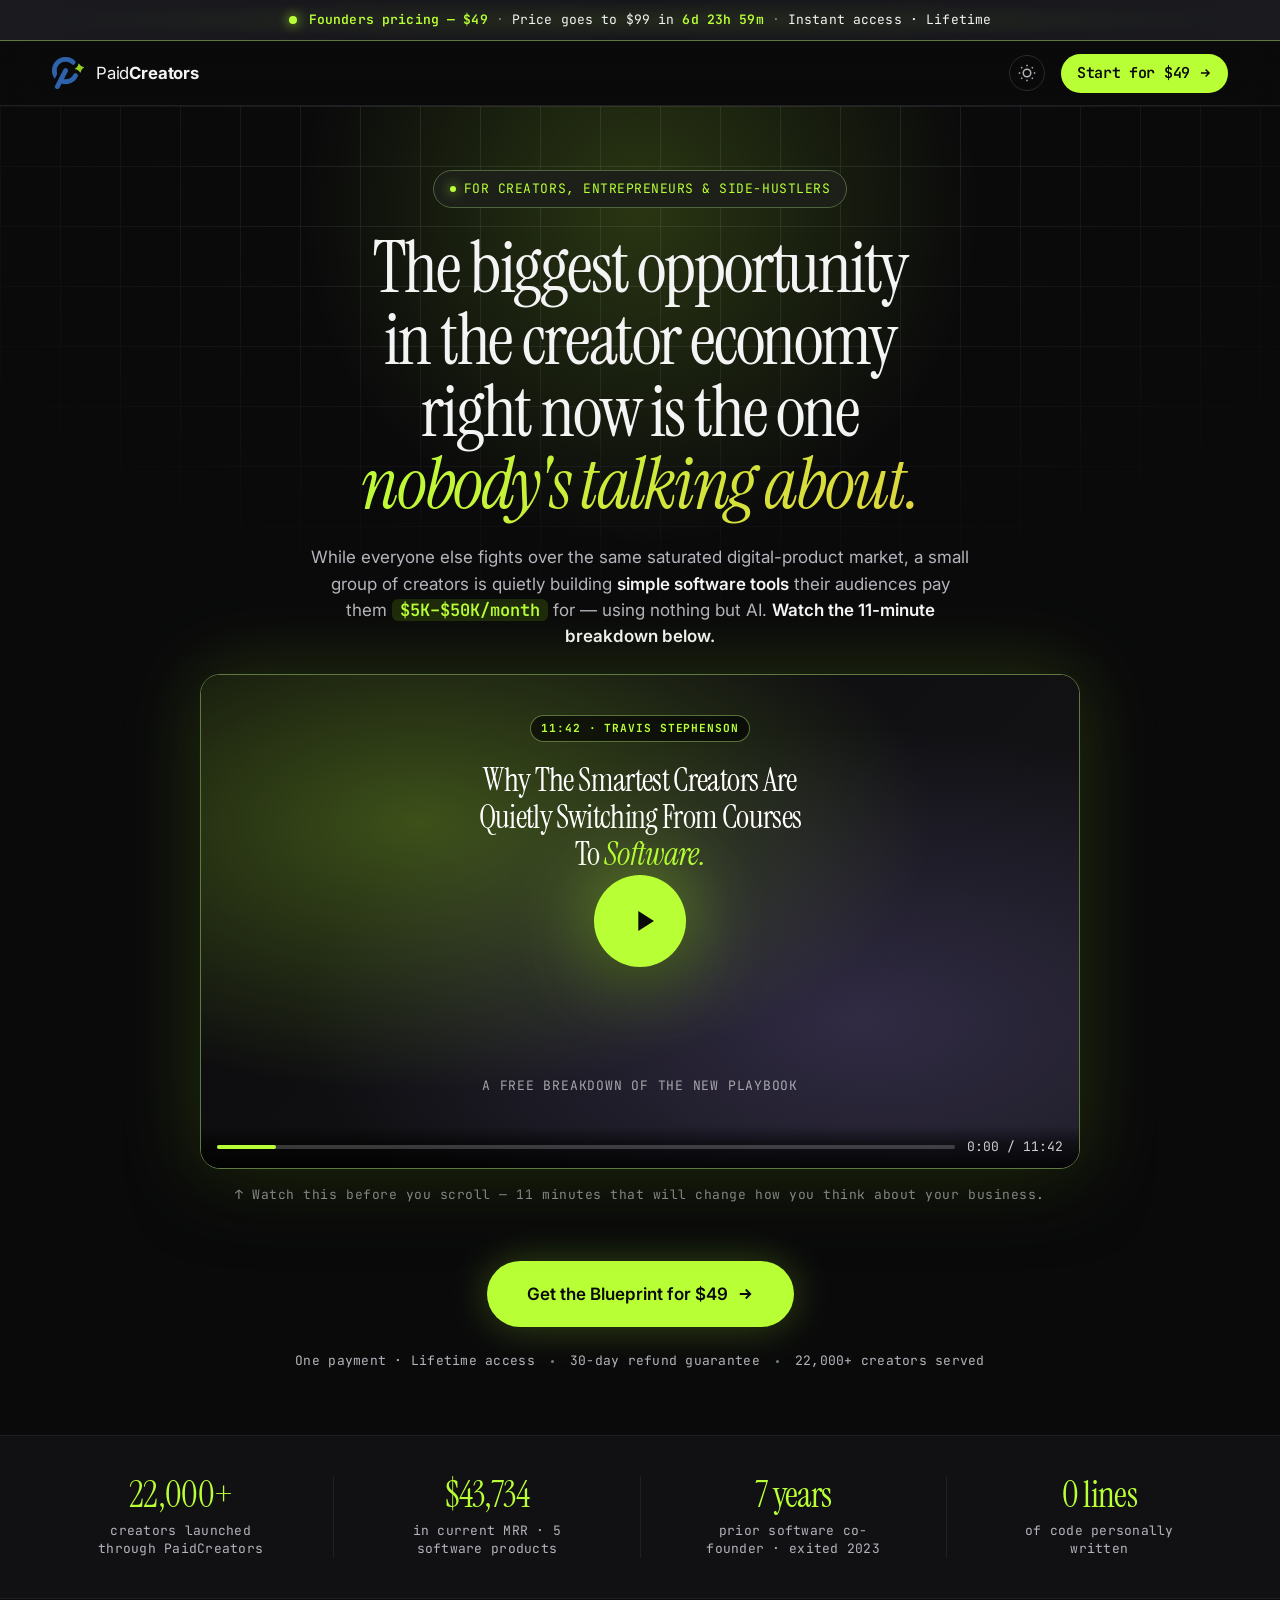
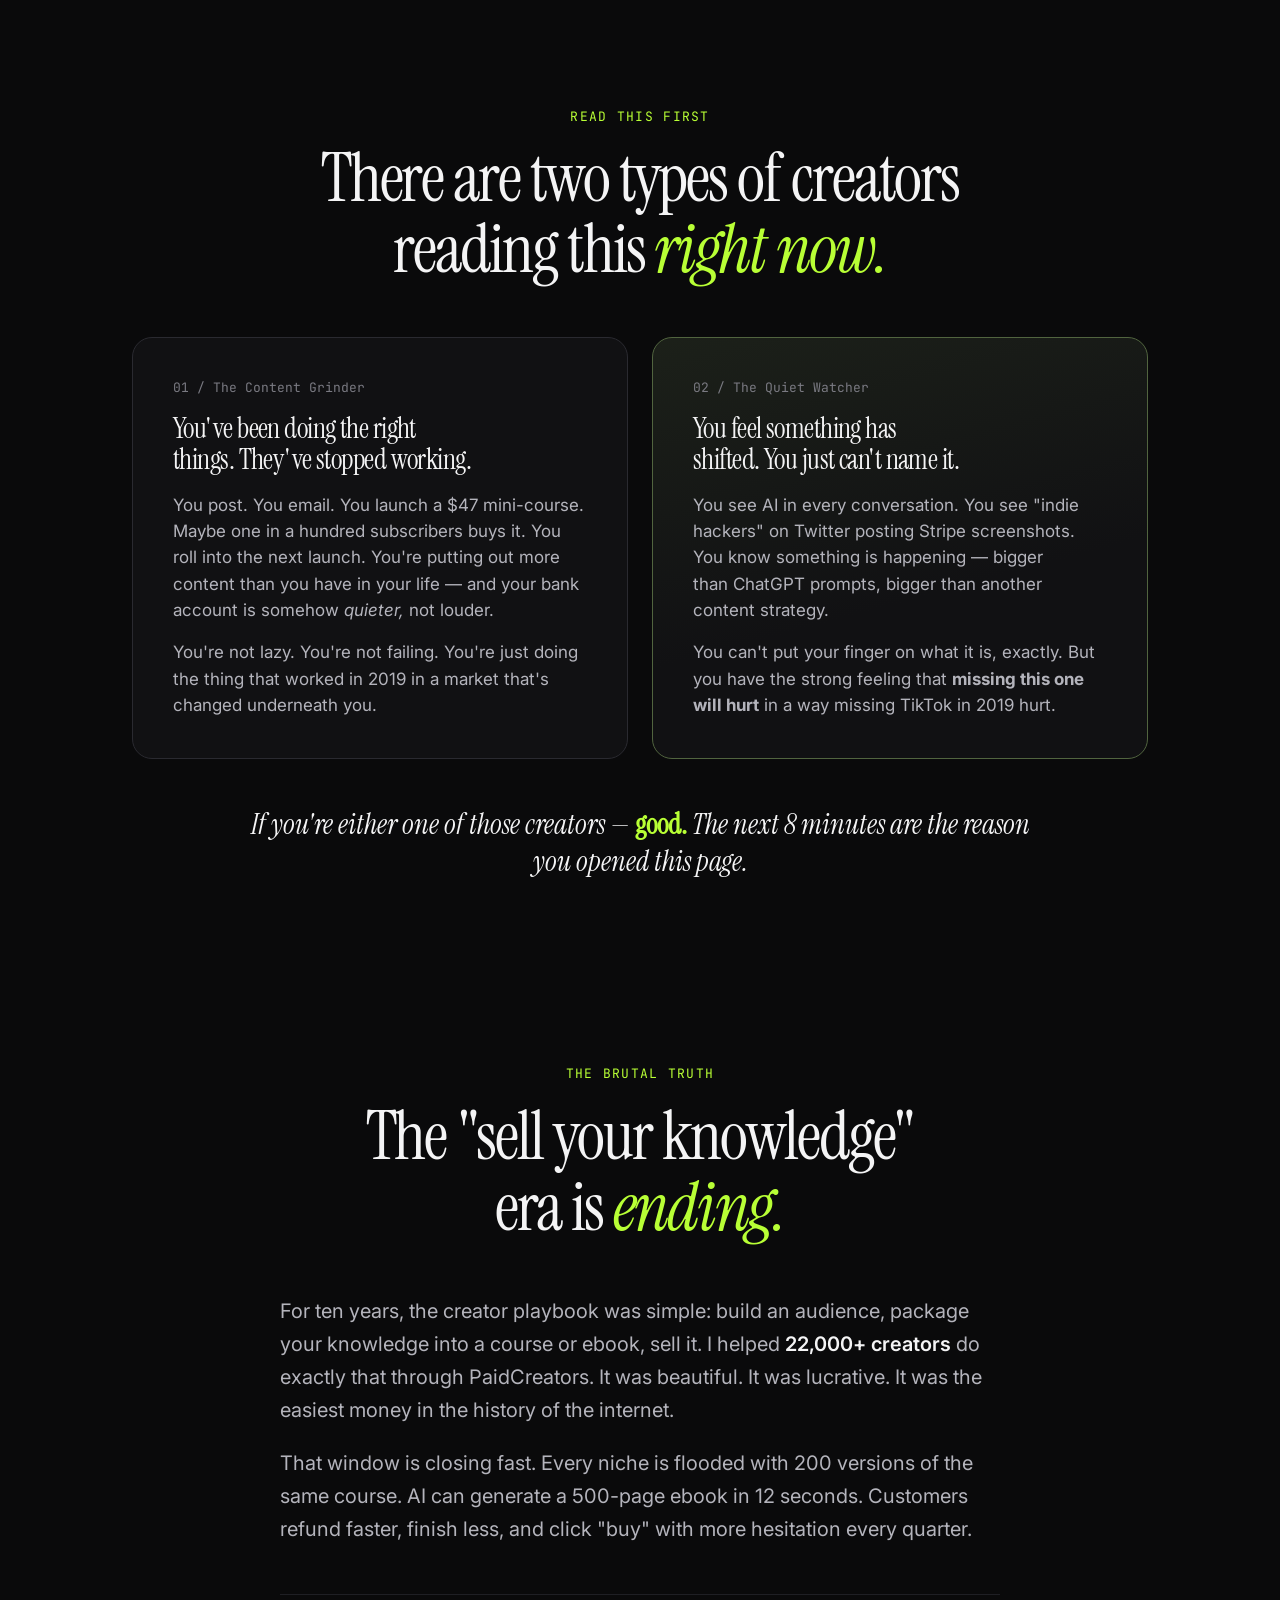
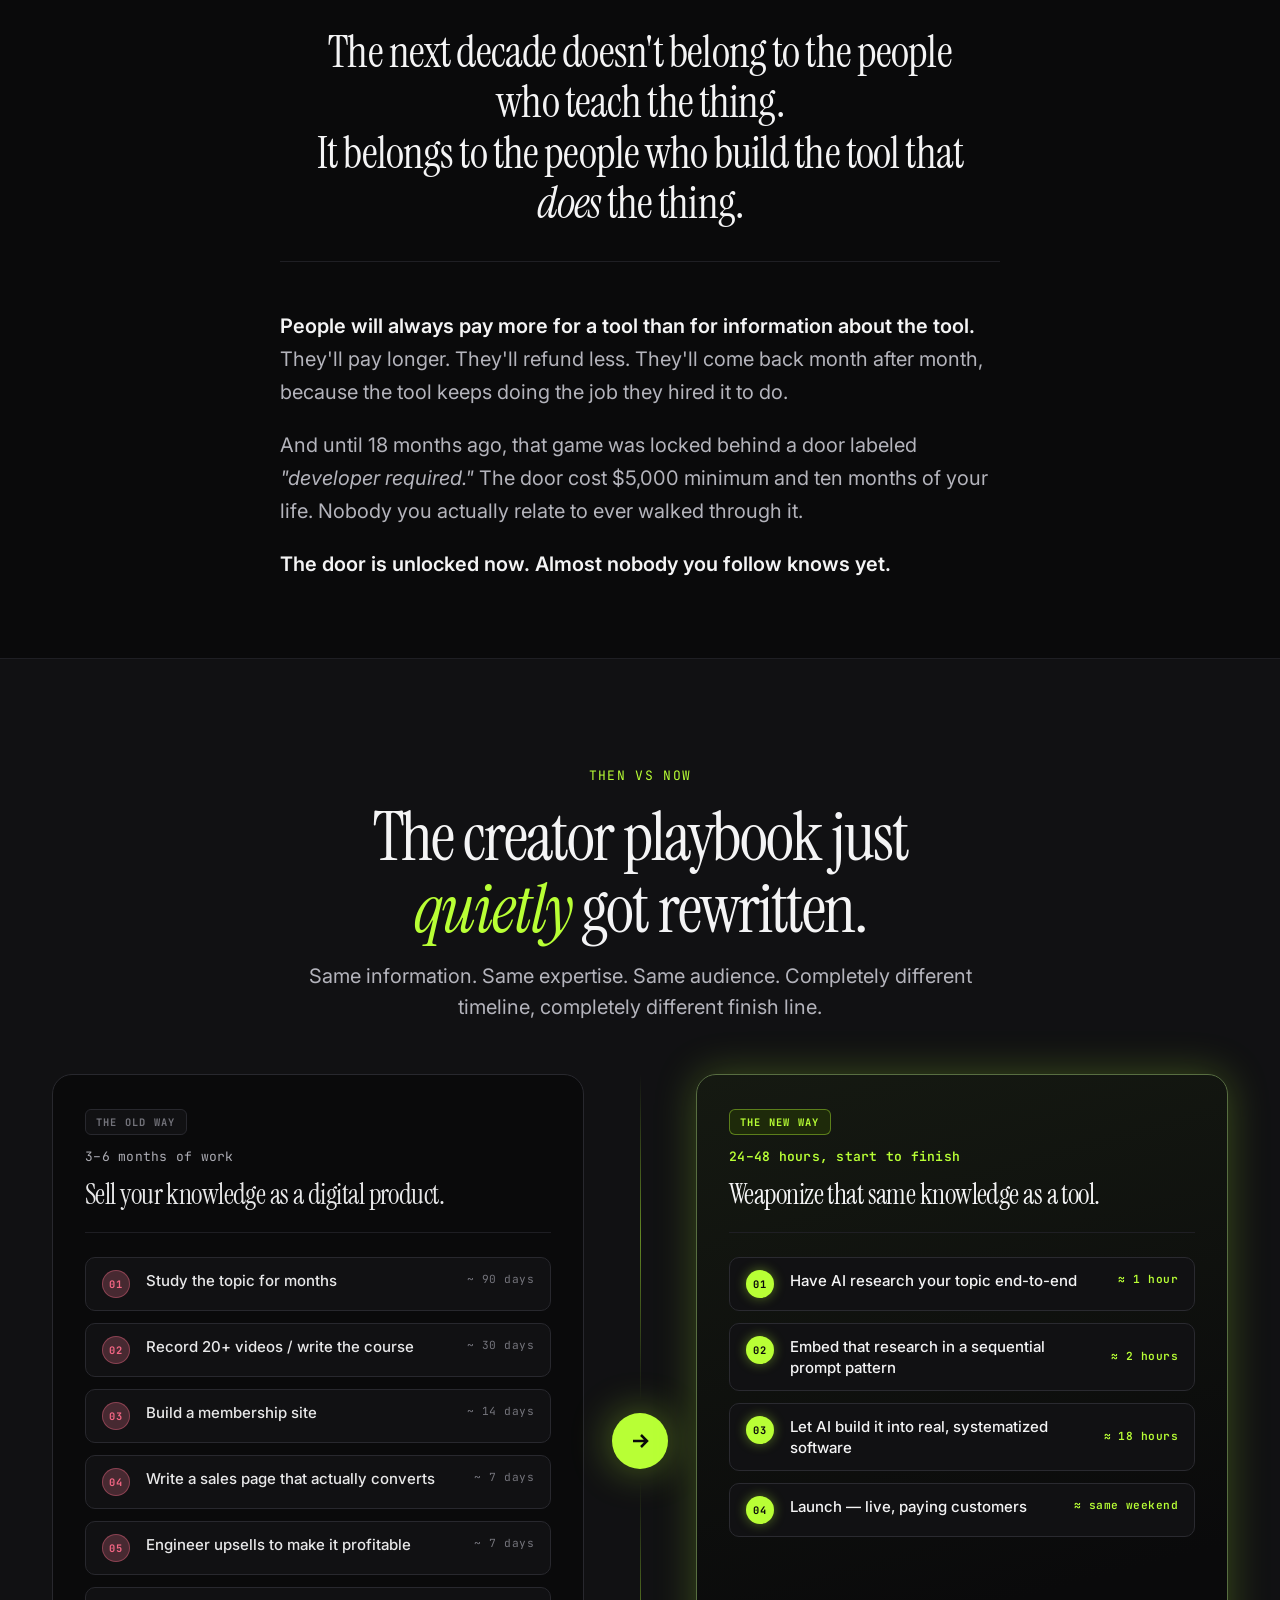
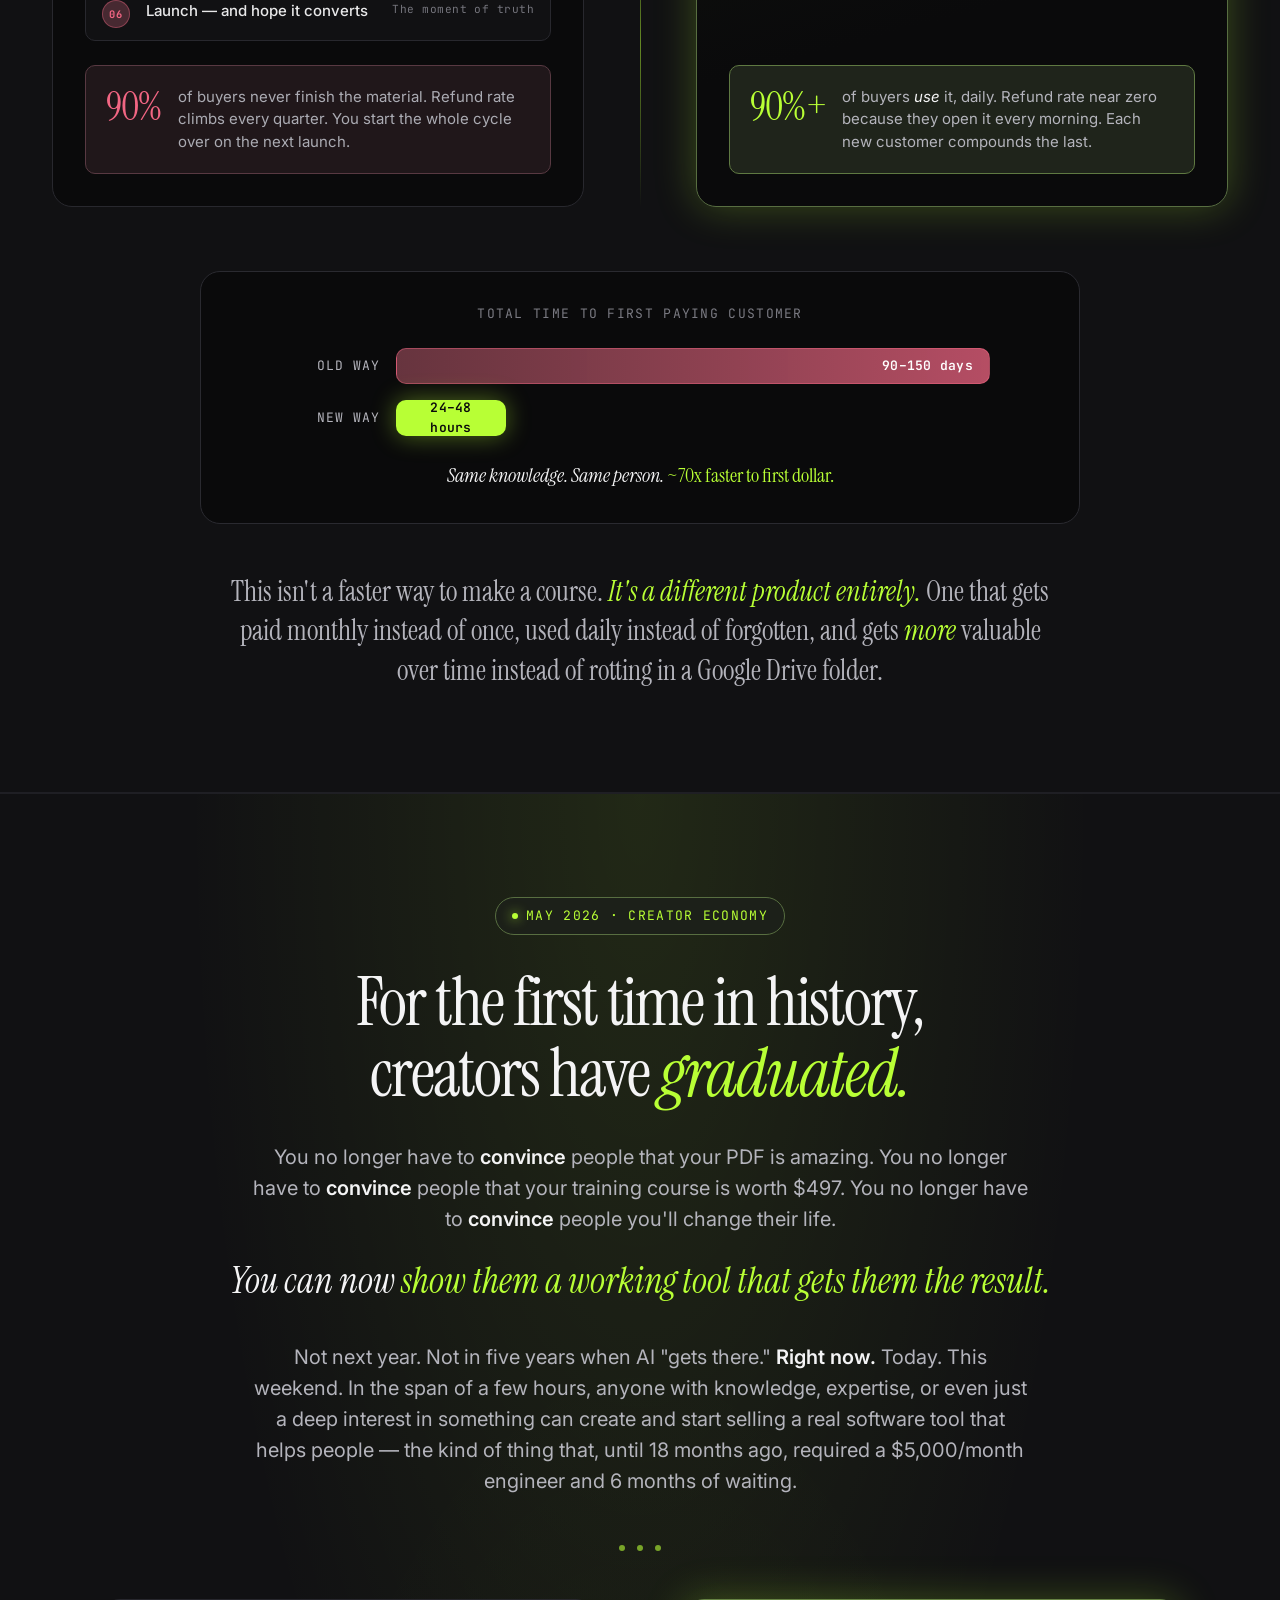
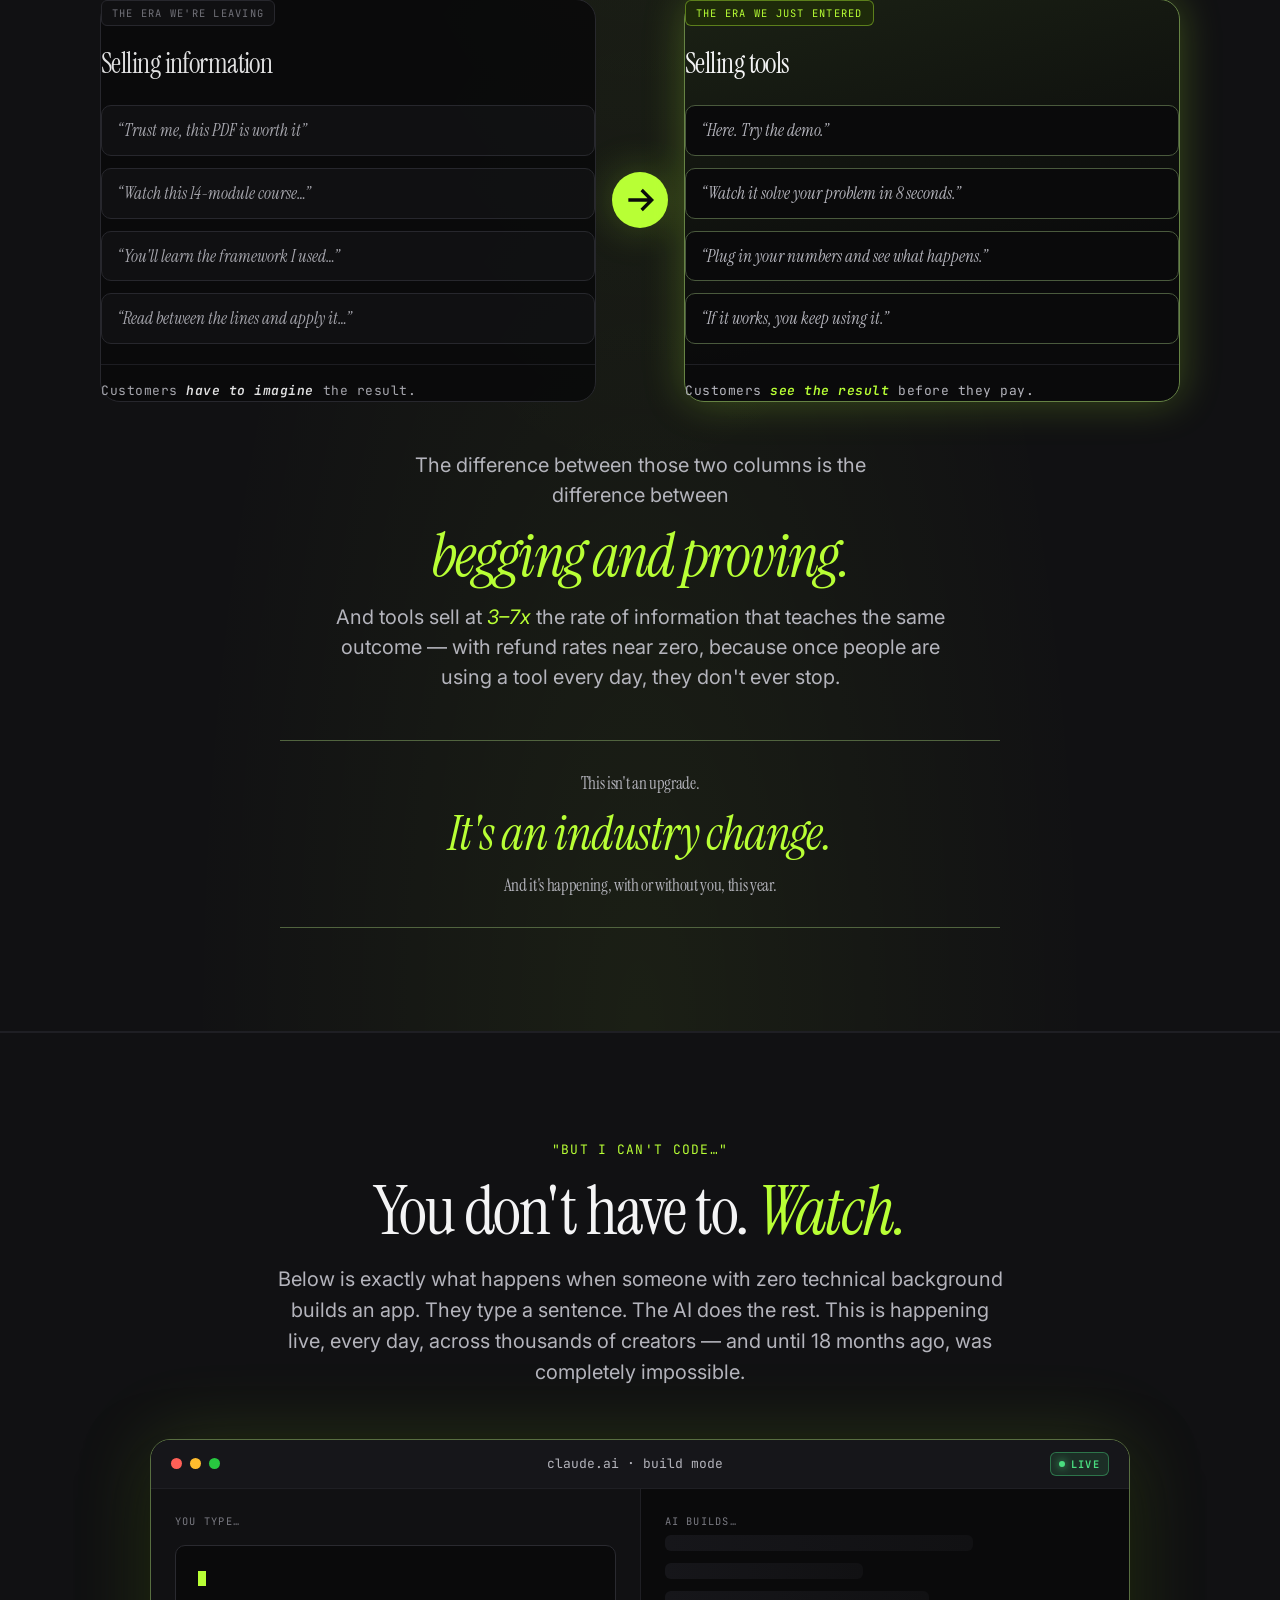
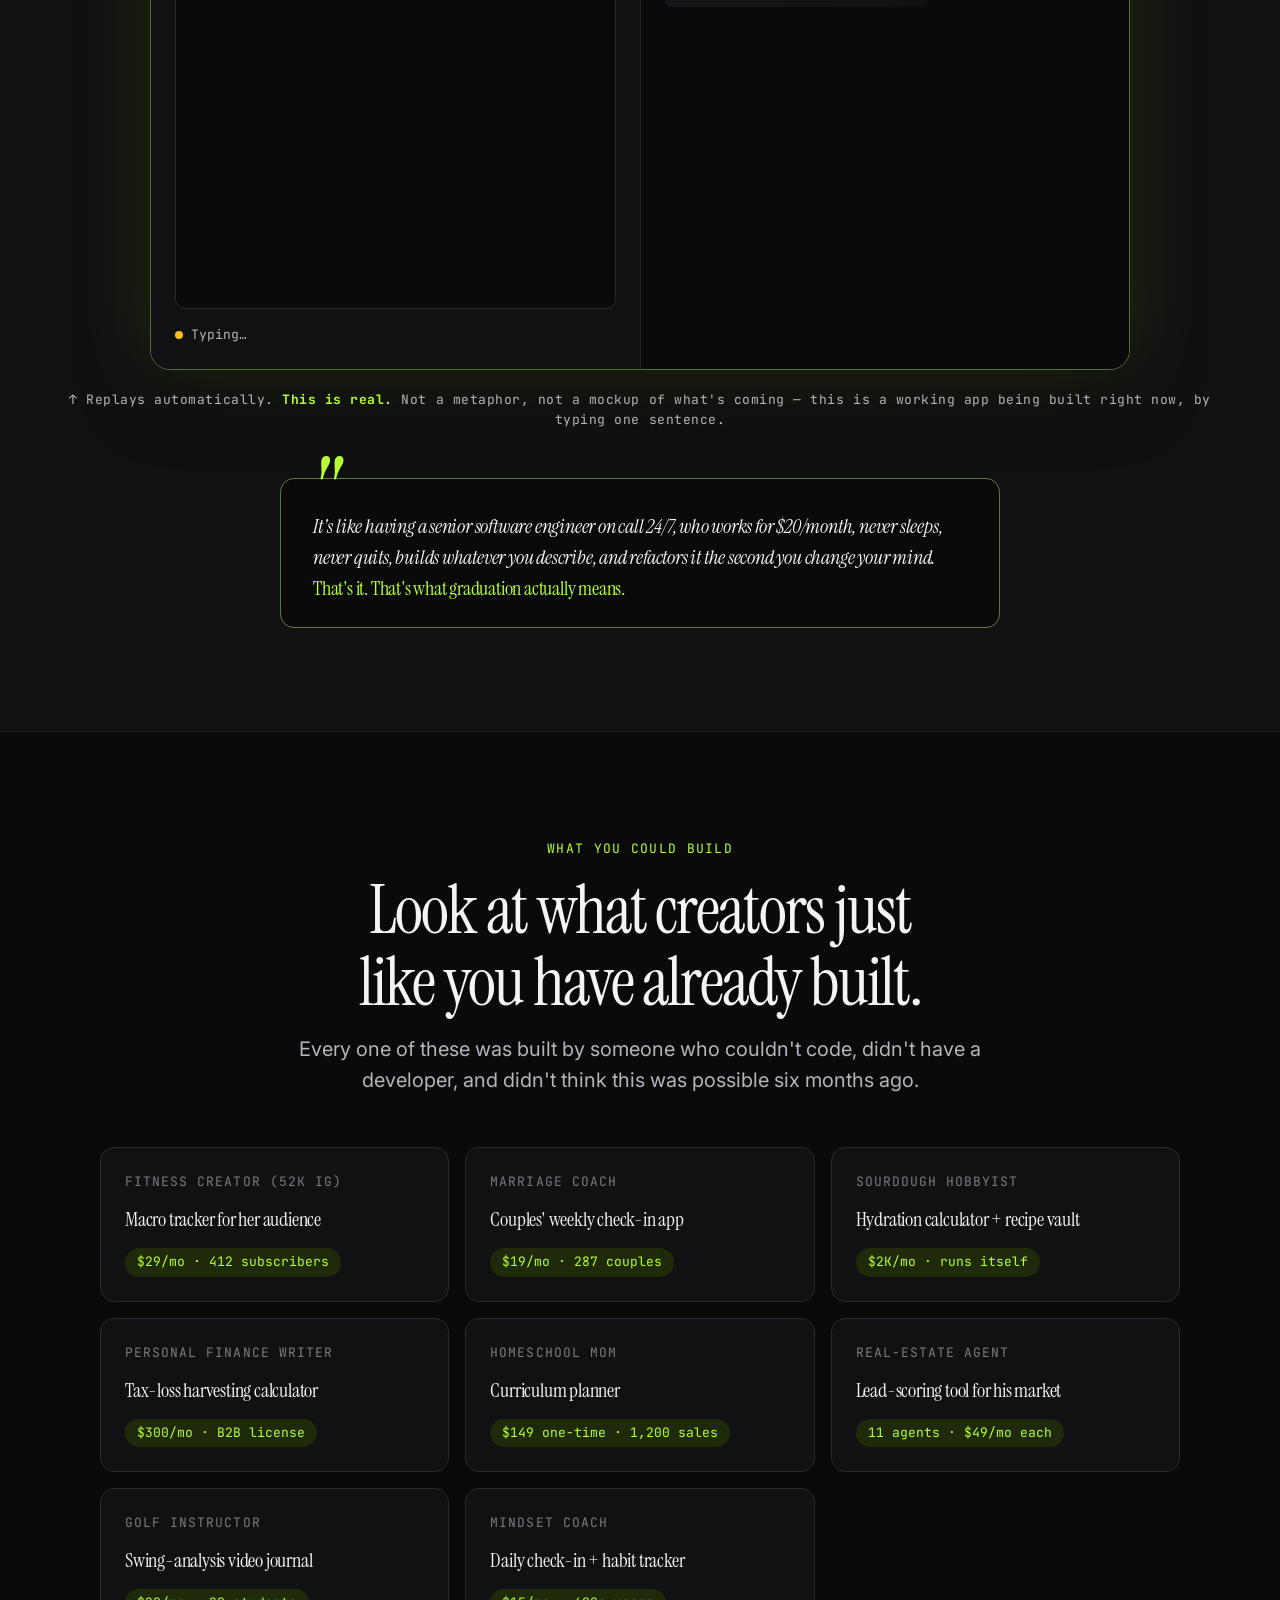
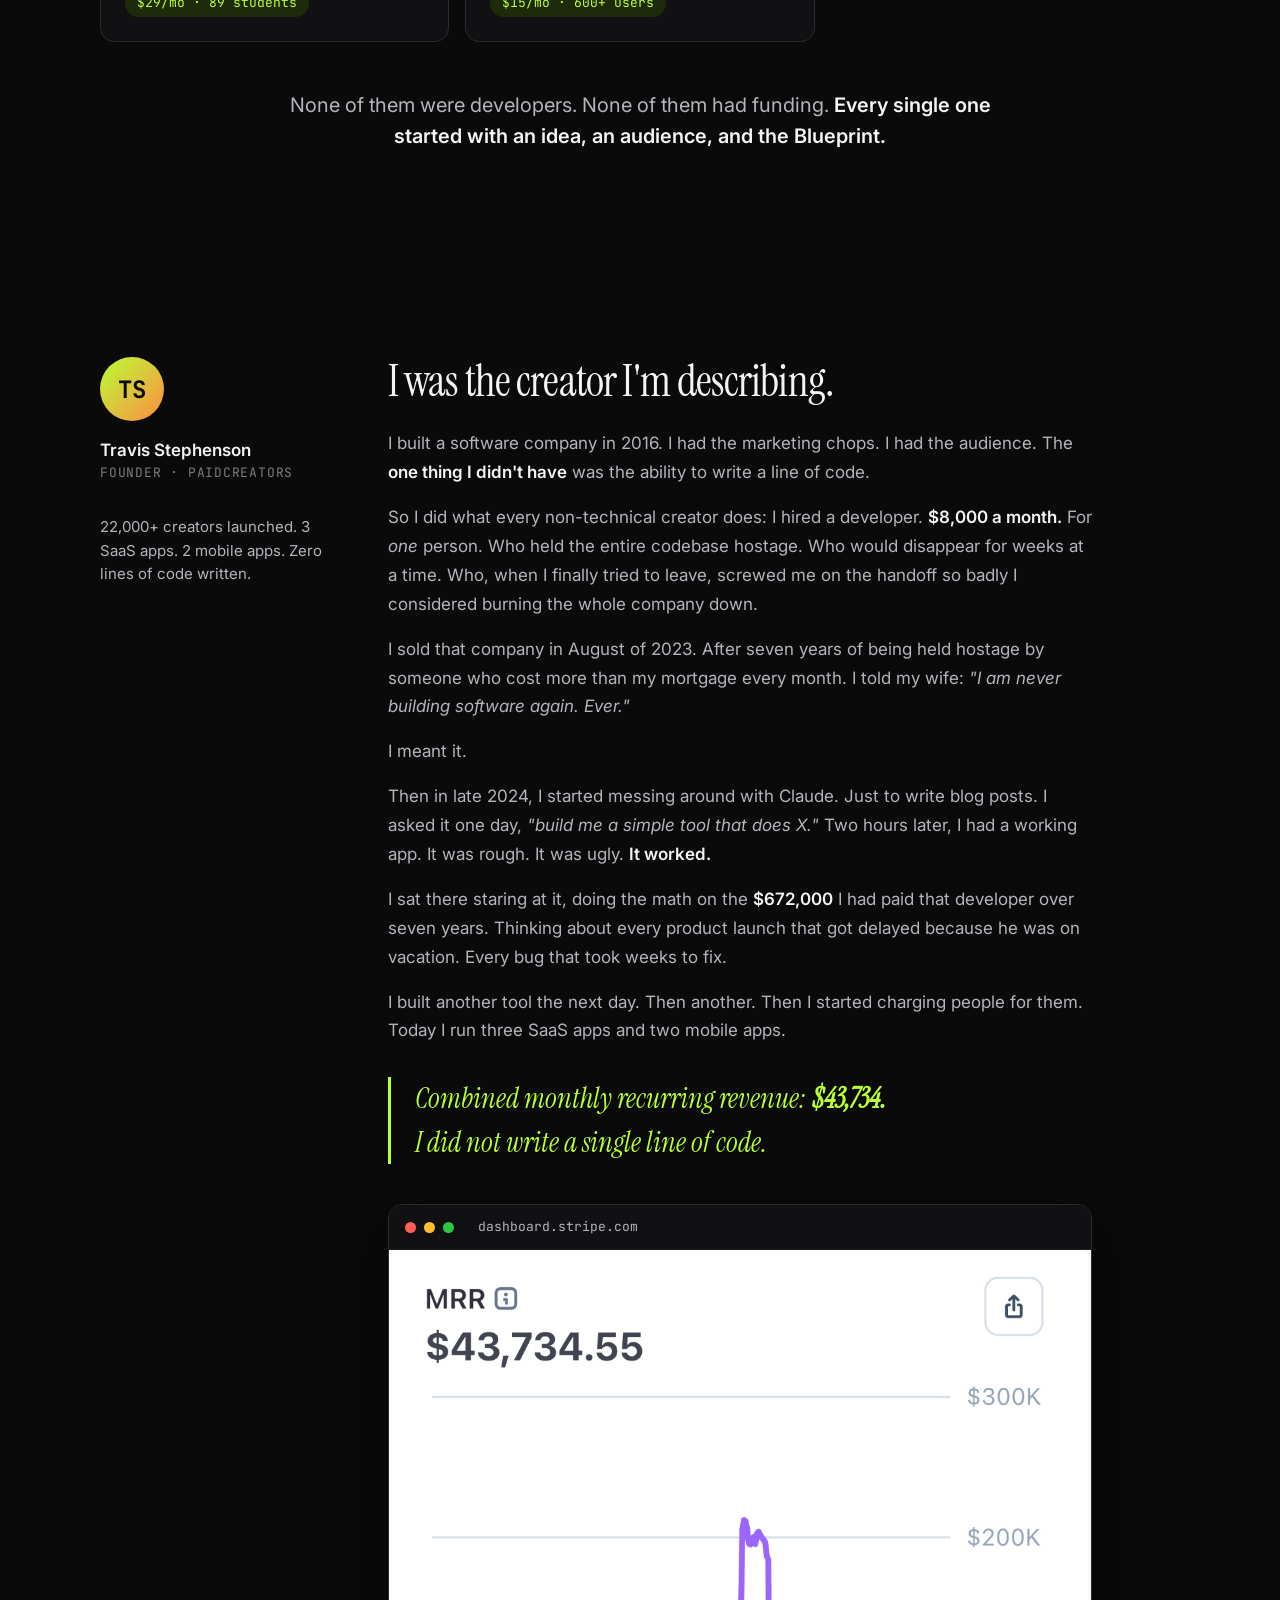
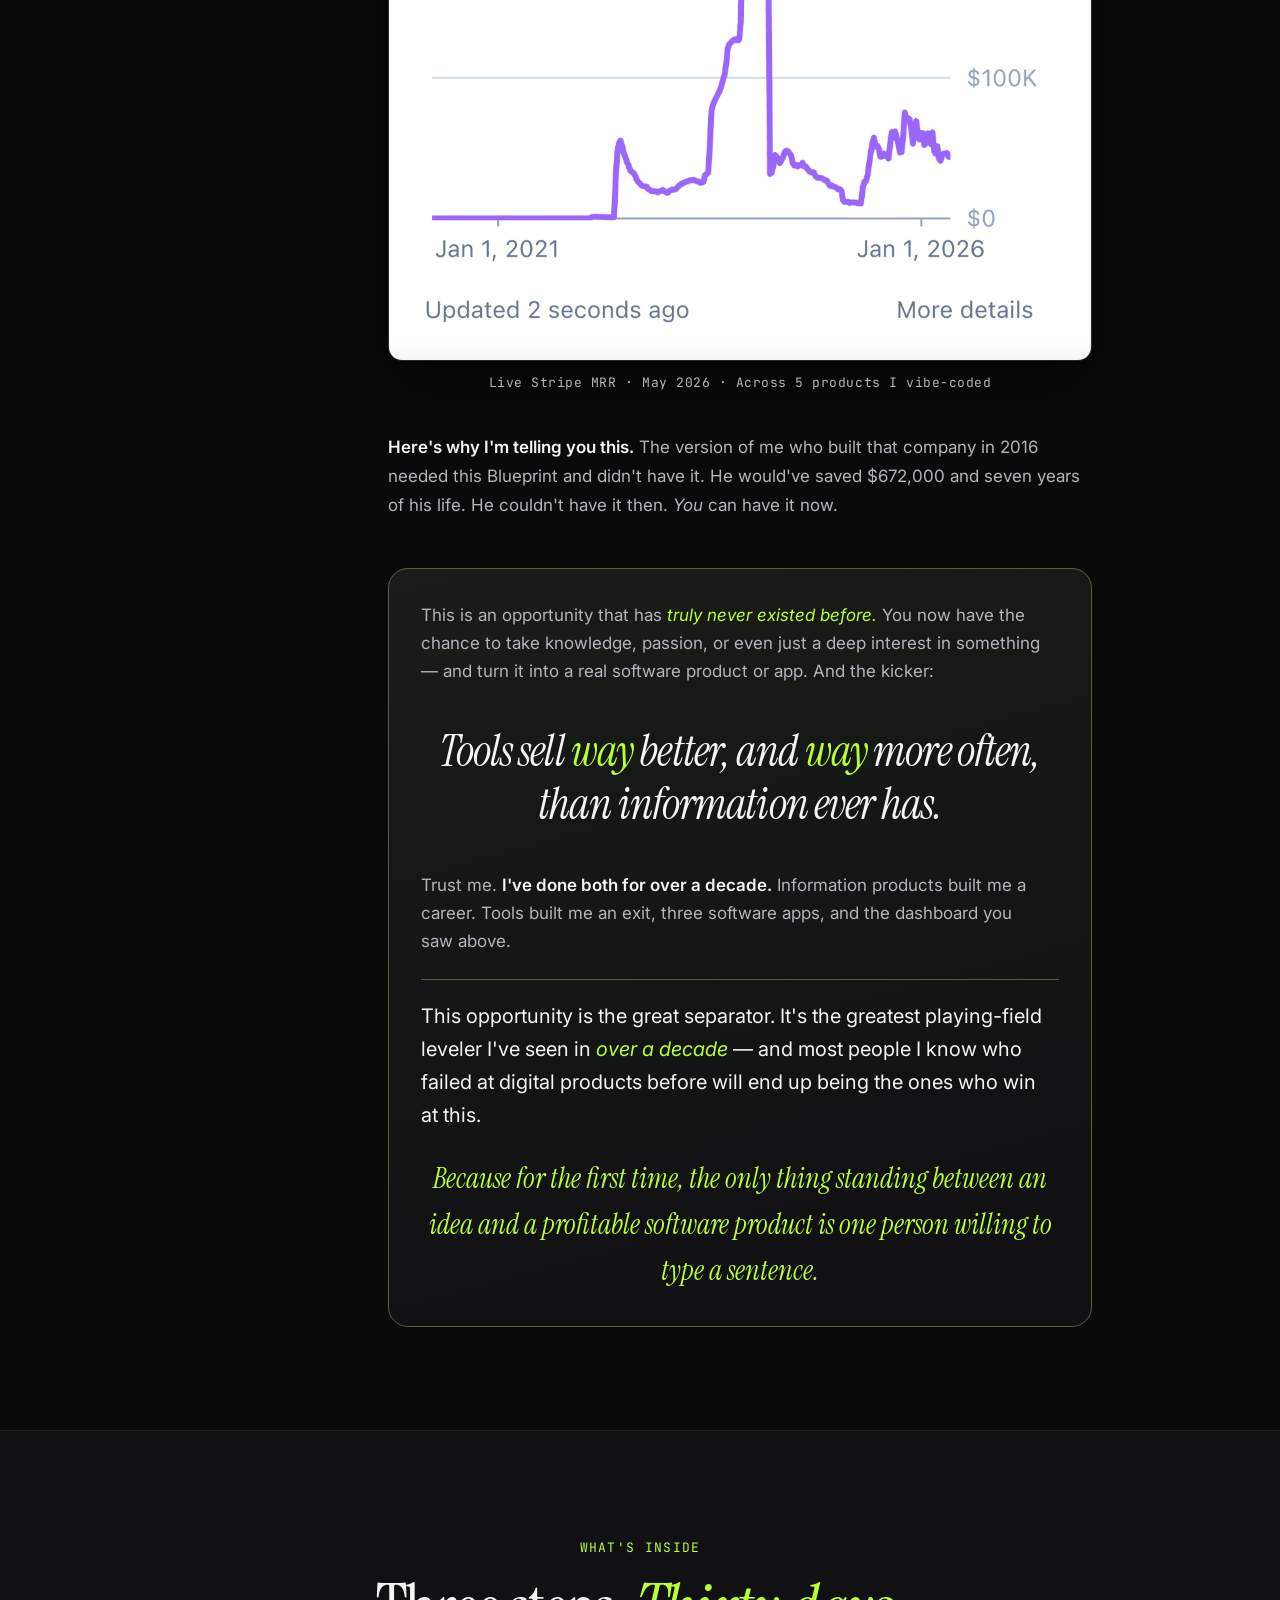
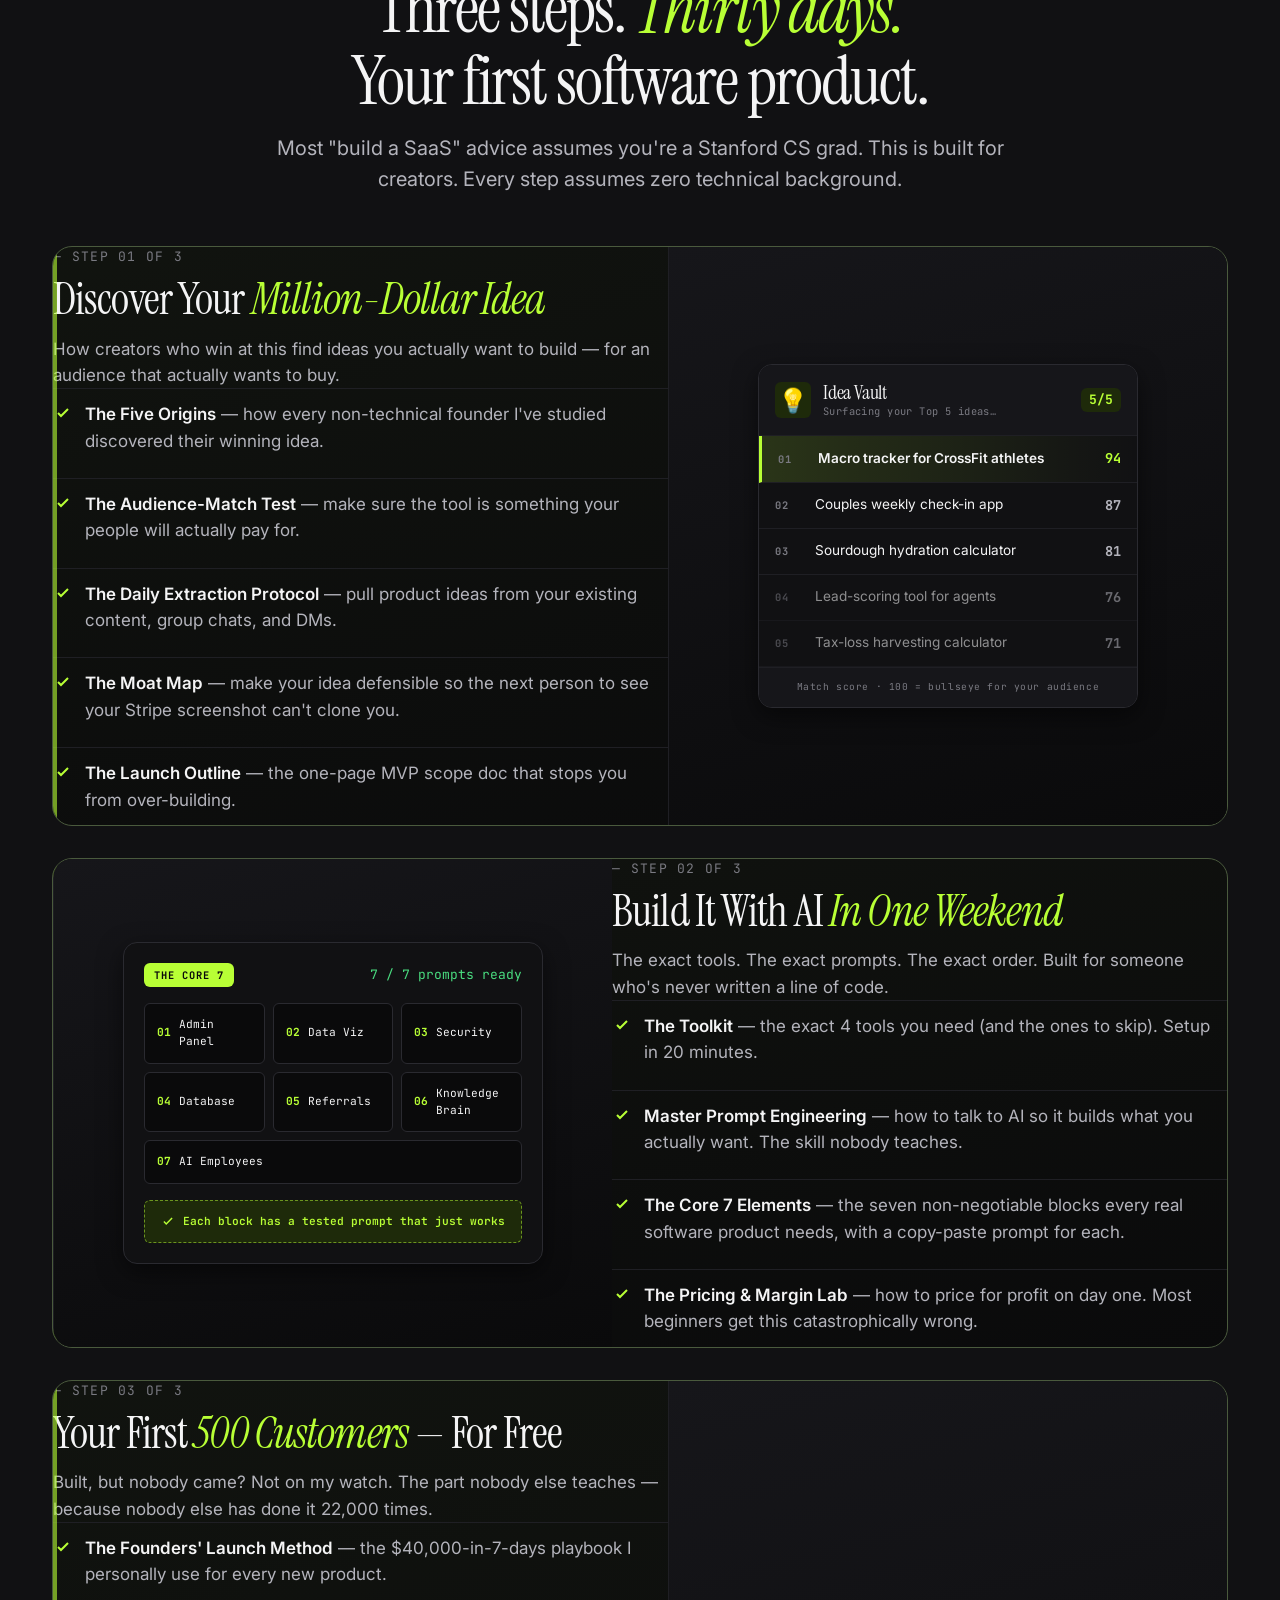
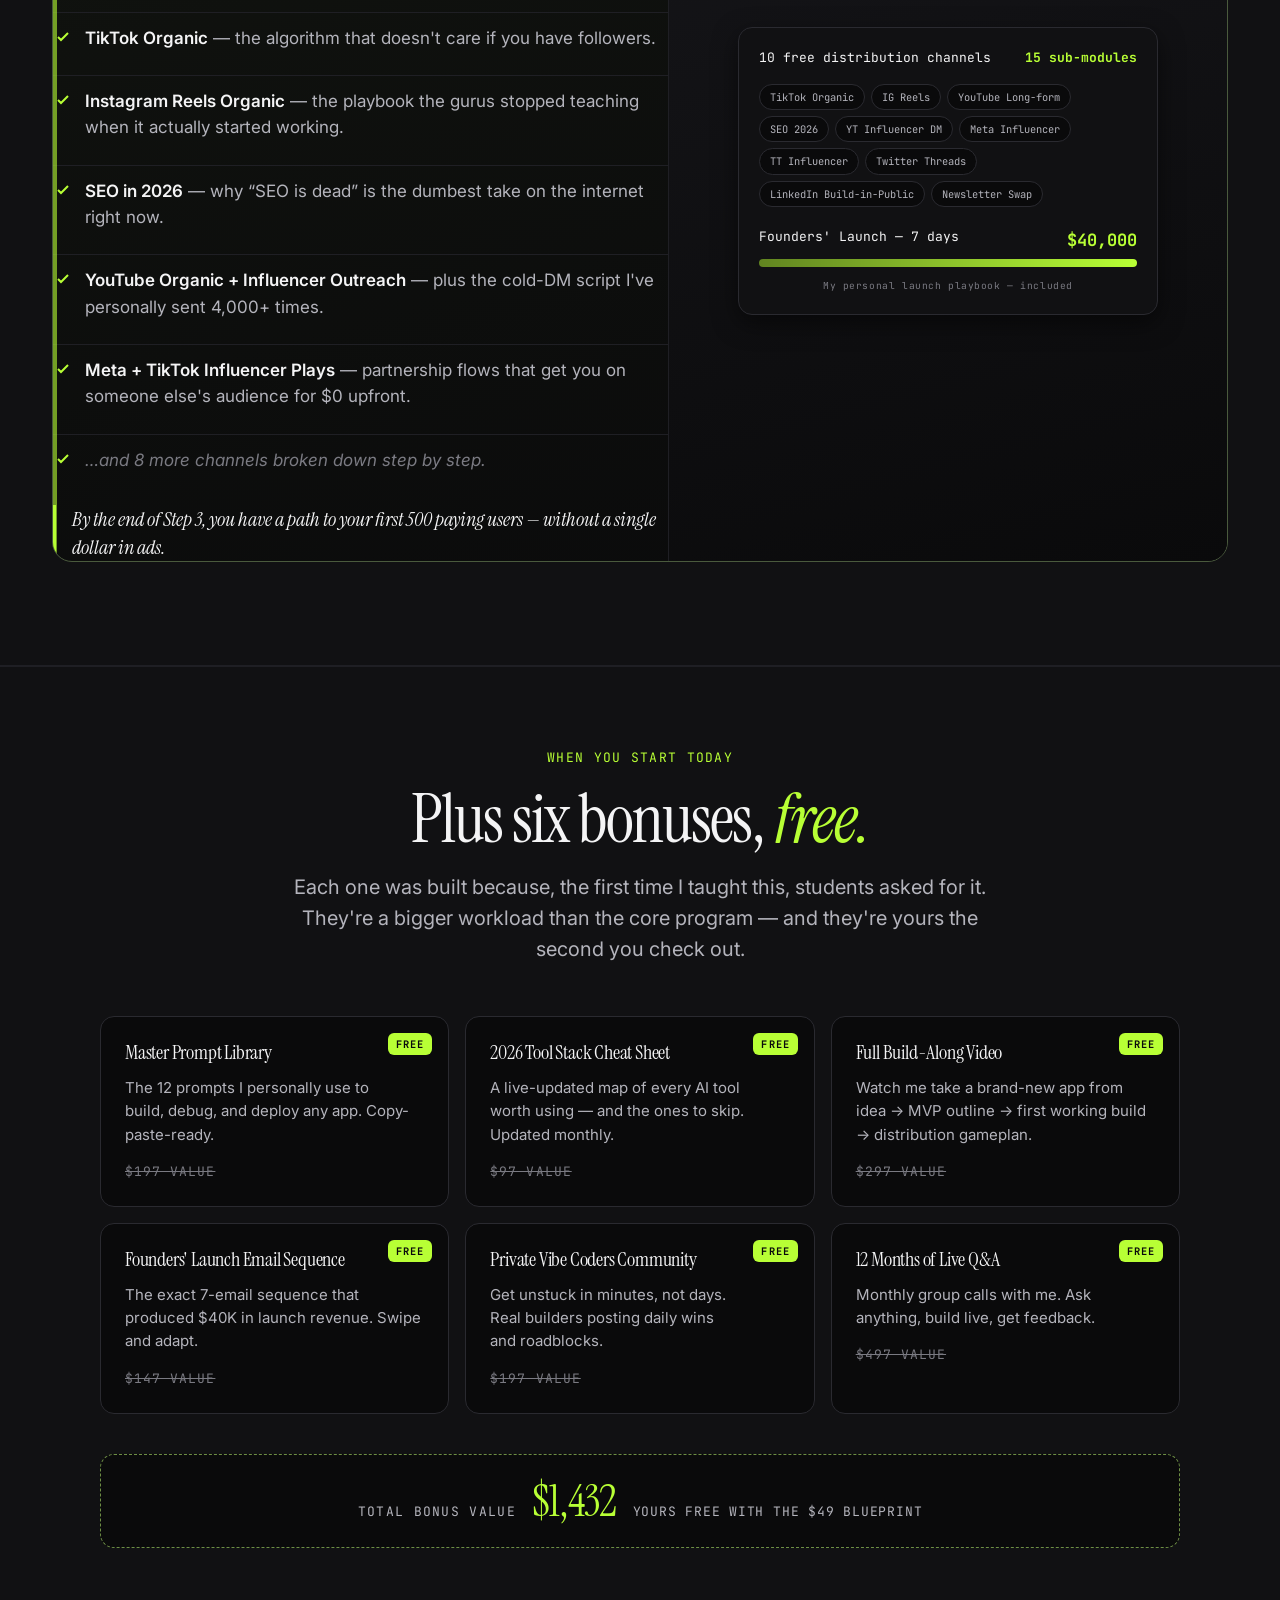
<file: index.html>
<!doctype html>
<html lang="en" data-theme="dark">
  <head>
    <meta charset="UTF-8" />
    <meta name="viewport" content="width=device-width, initial-scale=1.0" />
    <title>The Creator Economy's Best Kept Secret — Build Software With AI</title>
    <meta
      name="description"
      content="While most creators fight for the same saturated digital product market, a small group is quietly building software tools that pay them $5K–$50K/mo using nothing but AI. Here's how."
    />
    <meta property="og:title" content="The Creator Economy's Best Kept Secret" />
    <meta property="og:description" content="Build software your audience pays you for monthly. No code. Just AI." />
    <link rel="preconnect" href="https://fonts.googleapis.com" />
    <link rel="preconnect" href="https://fonts.gstatic.com" crossorigin />
    <link
      href="https://fonts.googleapis.com/css2?family=Inter:wght@400;500;600;700&family=Instrument+Serif:ital@0;1&family=JetBrains+Mono:wght@400;500;600&display=swap"
      rel="stylesheet"
    />
    <link rel="stylesheet" href="style.css" />
    <link rel="stylesheet" href="v2.css" />
    <link rel="icon" type="image/png" href="assets/paidcreators-icon.png" />
  </head>
  <body>
    <!-- URGENCY BAR -->
    <div class="urgency-bar" role="status" aria-live="polite">
      <div class="container urgency-bar__inner">
        <span class="urgency-bar__pulse"></span>
        <span class="urgency-bar__text">
          <strong>Founders pricing — $49</strong>
          <span class="urgency-bar__sep">·</span>
          <span>Price goes to $99 in</span>
          <span class="urgency-bar__timer" data-countdown></span>
          <span class="urgency-bar__sep urgency-bar__sep--hide-sm">·</span>
          <span class="urgency-bar__hide-sm">Instant access · Lifetime</span>
        </span>
      </div>
    </div>

    <!-- NAV -->
    <nav class="nav" aria-label="Primary">
      <div class="container nav__inner">
        <a href="#" class="brand brand--pc" aria-label="PaidCreators">
          <img src="assets/paidcreators-icon.png" alt="" class="brand__pc-icon" />
          <span class="brand__pc-text">Paid<span class="brand__pc-text-bold">Creators</span></span>
        </a>
        <div style="display: flex; align-items: center; gap: var(--space-4)">
          <button class="theme-toggle" data-theme-toggle aria-label="Toggle theme">
            <svg width="18" height="18" viewBox="0 0 24 24" fill="none" stroke="currentColor" stroke-width="2">
              <circle cx="12" cy="12" r="5" />
              <path d="M12 1v2M12 21v2M4.22 4.22l1.42 1.42M18.36 18.36l1.42 1.42M1 12h2M21 12h2M4.22 19.78l1.42-1.42M18.36 5.64l1.42-1.42" />
            </svg>
          </button>
          <a href="#pricing" class="nav__cta">
            Start for $49
            <svg width="14" height="14" viewBox="0 0 24 24" fill="none" stroke="currentColor" stroke-width="2.5">
              <path d="M5 12h14M13 6l6 6-6 6" />
            </svg>
          </a>
        </div>
      </div>
    </nav>

    <!-- ============================================================
         HERO + VSL (VSL is the centerpiece)
         ============================================================ -->
    <header class="hero hero--v2">
      <div class="hero__bg">
        <div class="hero__grid"></div>
        <div class="hero__glow"></div>
      </div>
      <div class="container hero__inner hero__inner--v2">
        <span class="eyebrow">
          <span class="eyebrow__dot"></span>
          For creators, entrepreneurs &amp; side-hustlers
        </span>

        <h1 class="hero__title hero__title--v2">
          The biggest opportunity in the creator economy right now is the one <em>nobody's talking about.</em>
        </h1>

        <p class="hero__sub hero__sub--v2">
          While everyone else fights over the same saturated digital-product market, a small group of creators is
          quietly building <strong>simple software tools</strong> their audiences pay them
          <span class="mrr">$5K–$50K/month</span> for — using nothing but AI. <strong>Watch the 11-minute breakdown
          below.</strong>
        </p>

        <!-- BIG VSL PLAYER -->
        <div class="vsl-wrap">
          <div class="vsl">
            <a href="#video-placeholder" class="vsl__poster" aria-label="Play — Why Software Is The New Creator Economy">
              <div class="vsl__gradient"></div>
              <div class="vsl__art" aria-hidden="true">
                <div class="vsl__art-top">
                  <div class="vsl__chip">11:42 · Travis Stephenson</div>
                  <div class="vsl__headline">
                    Why The Smartest Creators Are Quietly Switching From Courses To <span>Software.</span>
                  </div>
                </div>
                <div class="vsl__art-bottom">
                  <div class="vsl__sub">A free breakdown of the new playbook</div>
                </div>
              </div>
              <div class="vsl__play">
                <svg width="34" height="34" viewBox="0 0 24 24" fill="currentColor">
                  <path d="M8 5v14l11-7z" />
                </svg>
              </div>
              <div class="vsl__bar">
                <div class="vsl__progress"></div>
                <span class="vsl__time">0:00 / 11:42</span>
              </div>
            </a>
          </div>
          <div class="vsl__caption">↑ Watch this before you scroll — 11 minutes that will change how you think about your business.</div>
        </div>

        <div class="hero__cta-row" style="margin-top: var(--space-8);">
          <a href="#pricing" class="btn btn--primary btn--xl">
            Get the Blueprint for $49
            <svg class="arrow" width="18" height="18" viewBox="0 0 24 24" fill="none" stroke="currentColor" stroke-width="2.5">
              <path d="M5 12h14M13 6l6 6-6 6" />
            </svg>
          </a>
        </div>

        <div class="cta-fineprint">
          <span>One payment · Lifetime access</span>
          <span class="cta-fineprint__dot"></span>
          <span>30-day refund guarantee</span>
          <span class="cta-fineprint__dot"></span>
          <span>22,000+ creators served</span>
        </div>
      </div>
    </header>

    <!-- AUTHORITY STRIP -->
    <section class="authority section--tight" style="padding-block: var(--space-10);">
      <div class="container">
        <div class="authority__inner">
          <div class="authority__col">
            <div class="authority__num">22,000+</div>
            <div class="authority__lbl">creators launched through PaidCreators</div>
          </div>
          <div class="authority__divider"></div>
          <div class="authority__col">
            <div class="authority__num">$43,734</div>
            <div class="authority__lbl">in current MRR · 5 software products</div>
          </div>
          <div class="authority__divider"></div>
          <div class="authority__col">
            <div class="authority__num">7 years</div>
            <div class="authority__lbl">prior software co-founder · exited 2023</div>
          </div>
          <div class="authority__divider"></div>
          <div class="authority__col">
            <div class="authority__num">0 lines</div>
            <div class="authority__lbl">of code personally written</div>
          </div>
        </div>
      </div>
    </section>

    <!-- ============================================================
         TWO TYPES OF CREATORS (audience filter)
         ============================================================ -->
    <section>
      <div class="container container--default">
        <div class="section-header">
          <span class="section-header__eyebrow">Read this first</span>
          <h2 class="section-header__title">There are two types of creators reading this <em>right now.</em></h2>
        </div>
        <div class="split">
          <article class="split-card">
            <div class="split-card__num">01 / The Content Grinder</div>
            <h3>You've been doing the right things. They've stopped working.</h3>
            <p>
              You post. You email. You launch a $47 mini-course. Maybe one in a hundred subscribers buys it. You roll
              into the next launch. You're putting out more content than you have in your life — and your bank account
              is somehow <em>quieter,</em> not louder.
            </p>
            <p>
              You're not lazy. You're not failing. You're just doing the thing that worked in 2019 in a market that's
              changed underneath you.
            </p>
          </article>
          <article class="split-card split-card--accent">
            <div class="split-card__num">02 / The Quiet Watcher</div>
            <h3>You feel something has shifted. You just can't name it.</h3>
            <p>
              You see AI in every conversation. You see "indie hackers" on Twitter posting Stripe screenshots. You
              know something is happening — bigger than ChatGPT prompts, bigger than another content strategy.
            </p>
            <p>
              You can't put your finger on what it is, exactly. But you have the strong feeling that
              <strong>missing this one will hurt</strong> in a way missing TikTok in 2019 hurt.
            </p>
          </article>
        </div>
        <p class="split__close">
          If you're either one of those creators — <strong>good.</strong> The next 8 minutes are the reason you opened this page.
        </p>
      </div>
    </section>

    <!-- ============================================================
         THE BRUTAL TRUTH
         ============================================================ -->
    <section class="section--tight">
      <div class="container">
        <div class="section-header">
          <span class="section-header__eyebrow">The brutal truth</span>
          <h2 class="section-header__title">The "sell your knowledge" era is <em>ending.</em></h2>
        </div>
        <div class="prose">
          <p>
            For ten years, the creator playbook was simple: build an audience, package your knowledge into a course or
            ebook, sell it. I helped <strong>22,000+ creators</strong> do exactly that through PaidCreators. It was
            beautiful. It was lucrative. It was the easiest money in the history of the internet.
          </p>
          <p>
            That window is closing fast. Every niche is flooded with 200 versions of the same course. AI can generate a
            500-page ebook in 12 seconds. Customers refund faster, finish less, and click "buy" with more hesitation
            every quarter.
          </p>
          <p class="pull">The next decade doesn't belong to the people who teach the thing.<br />It belongs to the people who build the tool that <em>does</em> the thing.</p>
          <p>
            <strong>People will always pay more for a tool than for information about the tool.</strong> They'll pay
            longer. They'll refund less. They'll come back month after month, because the tool keeps doing the job they
            hired it to do.
          </p>
          <p>
            And until 18 months ago, that game was locked behind a door labeled <em>"developer required."</em> The door
            cost $5,000 minimum and ten months of your life. Nobody you actually relate to ever walked through it.
          </p>
          <p><strong>The door is unlocked now. Almost nobody you follow knows yet.</strong></p>
        </div>
      </div>
    </section>

    <!-- ============================================================
         OLD WAY vs NEW WAY — the shift
         ============================================================ -->
    <section class="shift">
      <div class="container">
        <div class="section-header">
          <span class="section-header__eyebrow">Then vs now</span>
          <h2 class="section-header__title">The creator playbook just <em>quietly</em> got rewritten.</h2>
          <p class="section-header__sub">
            Same information. Same expertise. Same audience. Completely different timeline, completely different
            finish line.
          </p>
        </div>

        <div class="shift-grid">
          <div class="shift-col shift-col--old">
            <div class="shift-col__head">
              <div class="shift-col__tag">The Old Way</div>
              <div class="shift-col__tagline">3–6 months of work</div>
              <h3 class="shift-col__title">Sell your knowledge as a digital product.</h3>
            </div>
            <ol class="shift-steps" role="list">
              <li class="shift-step shift-step--old">
                <div class="shift-step__num">01</div>
                <div class="shift-step__body">
                  <div class="shift-step__name">Study the topic for months</div>
                  <div class="shift-step__meta">~ 90 days</div>
                </div>
              </li>
              <li class="shift-step shift-step--old">
                <div class="shift-step__num">02</div>
                <div class="shift-step__body">
                  <div class="shift-step__name">Record 20+ videos / write the course</div>
                  <div class="shift-step__meta">~ 30 days</div>
                </div>
              </li>
              <li class="shift-step shift-step--old">
                <div class="shift-step__num">03</div>
                <div class="shift-step__body">
                  <div class="shift-step__name">Build a membership site</div>
                  <div class="shift-step__meta">~ 14 days</div>
                </div>
              </li>
              <li class="shift-step shift-step--old">
                <div class="shift-step__num">04</div>
                <div class="shift-step__body">
                  <div class="shift-step__name">Write a sales page that actually converts</div>
                  <div class="shift-step__meta">~ 7 days</div>
                </div>
              </li>
              <li class="shift-step shift-step--old">
                <div class="shift-step__num">05</div>
                <div class="shift-step__body">
                  <div class="shift-step__name">Engineer upsells to make it profitable</div>
                  <div class="shift-step__meta">~ 7 days</div>
                </div>
              </li>
              <li class="shift-step shift-step--old">
                <div class="shift-step__num">06</div>
                <div class="shift-step__body">
                  <div class="shift-step__name">Launch — and hope it converts</div>
                  <div class="shift-step__meta">The moment of truth</div>
                </div>
              </li>
            </ol>
            <div class="shift-col__outcome shift-col__outcome--bad">
              <div class="shift-col__outcome-num">90%</div>
              <div class="shift-col__outcome-body">
                of buyers never finish the material. Refund rate climbs every quarter. You start the whole cycle over
                on the next launch.
              </div>
            </div>
          </div>

          <div class="shift-divider" aria-hidden="true">
            <div class="shift-divider__line"></div>
            <div class="shift-divider__badge">
              <svg width="24" height="24" viewBox="0 0 24 24" fill="none" stroke="currentColor" stroke-width="2.5">
                <path d="M5 12h14M13 6l6 6-6 6" />
              </svg>
            </div>
            <div class="shift-divider__line"></div>
          </div>

          <div class="shift-col shift-col--new">
            <div class="shift-col__head">
              <div class="shift-col__tag shift-col__tag--lime">The New Way</div>
              <div class="shift-col__tagline shift-col__tagline--lime">24–48 hours, start to finish</div>
              <h3 class="shift-col__title">Weaponize that same knowledge as a tool.</h3>
            </div>
            <ol class="shift-steps" role="list">
              <li class="shift-step shift-step--new">
                <div class="shift-step__num">01</div>
                <div class="shift-step__body">
                  <div class="shift-step__name">Have AI research your topic end-to-end</div>
                  <div class="shift-step__meta">≈ 1 hour</div>
                </div>
              </li>
              <li class="shift-step shift-step--new">
                <div class="shift-step__num">02</div>
                <div class="shift-step__body">
                  <div class="shift-step__name">Embed that research in a sequential prompt pattern</div>
                  <div class="shift-step__meta">≈ 2 hours</div>
                </div>
              </li>
              <li class="shift-step shift-step--new">
                <div class="shift-step__num">03</div>
                <div class="shift-step__body">
                  <div class="shift-step__name">Let AI build it into real, systematized software</div>
                  <div class="shift-step__meta">≈ 18 hours</div>
                </div>
              </li>
              <li class="shift-step shift-step--new">
                <div class="shift-step__num">04</div>
                <div class="shift-step__body">
                  <div class="shift-step__name">Launch — live, paying customers</div>
                  <div class="shift-step__meta">≈ same weekend</div>
                </div>
              </li>
            </ol>
            <div class="shift-col__outcome shift-col__outcome--good">
              <div class="shift-col__outcome-num">90%+</div>
              <div class="shift-col__outcome-body">
                of buyers <em>use</em> it, daily. Refund rate near zero because they open it every morning. Each new
                customer compounds the last.
              </div>
            </div>
          </div>
        </div>

        <div class="shift-timeline" aria-hidden="true">
          <div class="shift-timeline__label">Total time to first paying customer</div>
          <div class="shift-timeline__bars">
            <div class="shift-timeline__bar">
              <span class="shift-timeline__bar-label">Old way</span>
              <div class="shift-timeline__bar-fill shift-timeline__bar-fill--old">
                <span>90–150 days</span>
              </div>
            </div>
            <div class="shift-timeline__bar">
              <span class="shift-timeline__bar-label">New way</span>
              <div class="shift-timeline__bar-fill shift-timeline__bar-fill--new">
                <span>24–48 hours</span>
              </div>
            </div>
          </div>
          <div class="shift-timeline__note">Same knowledge. Same person. <strong>~70x faster to first dollar.</strong></div>
        </div>

        <p class="shift-close">
          This isn't a faster way to make a course. <em>It's a different product entirely.</em> One that gets paid
          monthly instead of once, used daily instead of forgotten, and gets <em>more</em> valuable over time instead
          of rotting in a Google Drive folder.
        </p>
      </div>
    </section>

    <!-- ============================================================
         MECHANISM — The Great Graduation
         ============================================================ -->
    <section class="graduation">
      <div class="graduation__bg" aria-hidden="true"></div>
      <div class="container graduation__inner">
        <div class="grad-badge">
          <span class="grad-badge__pulse"></span>
          May 2026 · Creator Economy
        </div>

        <h2 class="grad-title">
          For the first time in history,<br />
          creators have <em>graduated.</em>
        </h2>

        <p class="grad-lead">
          You no longer have to <strong>convince</strong> people that your PDF is amazing. You no longer have to
          <strong>convince</strong> people that your training course is worth $497. You no longer have to
          <strong>convince</strong> people you'll change their life.
        </p>

        <p class="grad-lead grad-lead--lime">
          You can now <em>show them a working tool that gets them the result.</em>
        </p>

        <p class="grad-lead">
          Not next year. Not in five years when AI &quot;gets there.&quot; <strong>Right now.</strong> Today. This
          weekend. In the span of a few hours, anyone with knowledge, expertise, or even just a deep interest in
          something can create and start selling a real software tool that helps people — the kind of thing that, until
          18 months ago, required a $5,000/month engineer and 6 months of waiting.
        </p>

        <div class="grad-divider" aria-hidden="true">
          <span></span><span></span><span></span>
        </div>

        <div class="grad-shift">
          <div class="grad-shift__col grad-shift__col--old">
            <div class="grad-shift__tag">The era we're leaving</div>
            <div class="grad-shift__title">Selling information</div>
            <ul role="list" class="grad-shift__list">
              <li>&ldquo;Trust me, this PDF is worth it&rdquo;</li>
              <li>&ldquo;Watch this 14-module course…&rdquo;</li>
              <li>&ldquo;You'll learn the framework I used…&rdquo;</li>
              <li>&ldquo;Read between the lines and apply it…&rdquo;</li>
            </ul>
            <div class="grad-shift__close">Customers <em>have to imagine</em> the result.</div>
          </div>

          <div class="grad-shift__arrow" aria-hidden="true">
            <svg width="40" height="40" viewBox="0 0 24 24" fill="none" stroke="currentColor" stroke-width="2">
              <path d="M5 12h14M13 6l6 6-6 6" />
            </svg>
          </div>

          <div class="grad-shift__col grad-shift__col--new">
            <div class="grad-shift__tag grad-shift__tag--lime">The era we just entered</div>
            <div class="grad-shift__title">Selling tools</div>
            <ul role="list" class="grad-shift__list">
              <li>&ldquo;Here. Try the demo.&rdquo;</li>
              <li>&ldquo;Watch it solve your problem in 8 seconds.&rdquo;</li>
              <li>&ldquo;Plug in your numbers and see what happens.&rdquo;</li>
              <li>&ldquo;If it works, you keep using it.&rdquo;</li>
            </ul>
            <div class="grad-shift__close">Customers <em>see the result</em> before they pay.</div>
          </div>
        </div>

        <div class="grad-punch">
          <p>The difference between those two columns is the difference between</p>
          <p class="grad-punch__big">begging and proving.</p>
          <p>And tools sell at <em>3–7x</em> the rate of information that teaches the same outcome — with refund
          rates near zero, because once people are using a tool every day, they don't ever stop.</p>
        </div>

        <div class="grad-stamp">
          <div class="grad-stamp__line grad-stamp__line--small">This isn't an upgrade.</div>
          <div class="grad-stamp__line grad-stamp__line--big">It's an industry change.</div>
          <div class="grad-stamp__line grad-stamp__line--small">And it's happening, with or without you, this year.</div>
        </div>
      </div>
    </section>

    <!-- ============================================================
         "BUT I CAN'T CODE" + LIVE BUILD ANIMATION
         ============================================================ -->
    <section class="explainer">
      <div class="container">
        <div class="section-header">
          <span class="section-header__eyebrow">"But I can't code…"</span>
          <h2 class="section-header__title">You don't have to. <em>Watch.</em></h2>
          <p class="section-header__sub">
            Below is exactly what happens when someone with zero technical background builds an app. They type a
            sentence. The AI does the rest. This is happening live, every day, across thousands of creators — and
            until 18 months ago, was completely impossible.
          </p>
        </div>

        <!-- LIVE BUILD ANIMATION -->
        <div class="livebuild" aria-label="Animated demo of building an app from a single sentence">
          <div class="livebuild__chrome">
            <div class="livebuild__dots">
              <span></span><span></span><span></span>
            </div>
            <div class="livebuild__url">claude.ai · build mode</div>
            <div class="livebuild__live-pill"><span class="livebuild__live-dot"></span>LIVE</div>
          </div>

          <div class="livebuild__body">
            <!-- LEFT: prompt area -->
            <div class="livebuild__prompt" aria-hidden="true">
              <div class="livebuild__prompt-label">YOU TYPE…</div>
              <div class="livebuild__prompt-bubble">
                <span class="livebuild__typed"></span><span class="livebuild__cursor"></span>
              </div>
              <div class="livebuild__prompt-status">
                <span class="livebuild__status-dot"></span>
                <span class="livebuild__status-text">Idle…</span>
              </div>
            </div>

            <!-- RIGHT: live app preview -->
            <div class="livebuild__preview" aria-hidden="true">
              <div class="livebuild__preview-label">AI BUILDS…</div>

              <!-- Phase 1: blank -->
              <div class="livebuild__app livebuild__app--phase" data-phase="blank">
                <div class="livebuild__skeleton"></div>
                <div class="livebuild__skeleton livebuild__skeleton--short"></div>
                <div class="livebuild__skeleton livebuild__skeleton--medium"></div>
              </div>

              <!-- Phase 2: building animation -->
              <div class="livebuild__app livebuild__app--building" data-phase="building">
                <div class="livebuild__build-row"><span class="livebuild__check">✓</span> Creating database schema…</div>
                <div class="livebuild__build-row"><span class="livebuild__check">✓</span> Building UI components…</div>
                <div class="livebuild__build-row"><span class="livebuild__check">✓</span> Adding categories &amp; quantity logic…</div>
                <div class="livebuild__build-row"><span class="livebuild__check">✓</span> Wiring auth + saved lists…</div>
                <div class="livebuild__build-row livebuild__build-row--active">
                  <span class="livebuild__check livebuild__check--spinner"></span> Deploying to production…
                </div>
              </div>

              <!-- Phase 3: finished app -->
              <div class="livebuild__app livebuild__app--finished" data-phase="finished">
                <div class="groceryapp">
                  <div class="groceryapp__header">
                    <div class="groceryapp__logo">🛒</div>
                    <div>
                      <div class="groceryapp__title">Grocery Buddy</div>
                      <div class="groceryapp__sub">5 items · 3 categories</div>
                    </div>
                  </div>
                  <div class="groceryapp__cat">PRODUCE</div>
                  <div class="groceryapp__item"><span class="groceryapp__check"></span><span>Bananas × 6</span><span class="groceryapp__price">$2.49</span></div>
                  <div class="groceryapp__item"><span class="groceryapp__check groceryapp__check--done"></span><span class="groceryapp__strike">Spinach</span><span class="groceryapp__price">$3.99</span></div>
                  <div class="groceryapp__cat">DAIRY</div>
                  <div class="groceryapp__item"><span class="groceryapp__check"></span><span>Greek yogurt × 2</span><span class="groceryapp__price">$5.98</span></div>
                  <div class="groceryapp__item"><span class="groceryapp__check"></span><span>Almond milk</span><span class="groceryapp__price">$4.49</span></div>
                  <div class="groceryapp__cat">PANTRY</div>
                  <div class="groceryapp__item"><span class="groceryapp__check"></span><span>Olive oil</span><span class="groceryapp__price">$8.99</span></div>
                  <div class="groceryapp__total">
                    <span>Total</span><span>$25.94</span>
                  </div>
                  <div class="groceryapp__cta">✨ Add with AI</div>
                  <div class="groceryapp__footer">
                    <span class="groceryapp__footer-time">3 min 47 sec</span> · from sentence to live app
                  </div>
                </div>
              </div>
            </div>
          </div>
        </div>

        <p class="livebuild__caption">
          ↑ Replays automatically. <strong>This is real.</strong> Not a metaphor, not a mockup of what's coming — this
          is a working app being built right now, by typing one sentence.
        </p>

        <div class="explainer__analogy">
          <div class="explainer__analogy-quote">"</div>
          <p>
            It's like having a senior software engineer on call 24/7, who works for $20/month, never sleeps, never
            quits, builds whatever you describe, and refactors it the second you change your mind. <strong>That's
            it. That's what graduation actually means.</strong>
          </p>
        </div>
      </div>
    </section>

    <!-- ============================================================
         USE CASES — creator examples
         ============================================================ -->
    <section>
      <div class="container">
        <div class="section-header">
          <span class="section-header__eyebrow">What you could build</span>
          <h2 class="section-header__title">Look at what creators just like you have already built.</h2>
          <p class="section-header__sub">
            Every one of these was built by someone who couldn't code, didn't have a developer, and didn't think this
            was possible six months ago.
          </p>
        </div>
        <div class="usecases__grid">
          <div class="usecase">
            <div class="usecase__niche">Fitness creator (52K IG)</div>
            <div class="usecase__product">Macro tracker for her audience</div>
            <span class="usecase__price">$29/mo · 412 subscribers</span>
          </div>
          <div class="usecase">
            <div class="usecase__niche">Marriage coach</div>
            <div class="usecase__product">Couples' weekly check-in app</div>
            <span class="usecase__price">$19/mo · 287 couples</span>
          </div>
          <div class="usecase">
            <div class="usecase__niche">Sourdough hobbyist</div>
            <div class="usecase__product">Hydration calculator + recipe vault</div>
            <span class="usecase__price">$2K/mo · runs itself</span>
          </div>
          <div class="usecase">
            <div class="usecase__niche">Personal finance writer</div>
            <div class="usecase__product">Tax-loss harvesting calculator</div>
            <span class="usecase__price">$300/mo · B2B license</span>
          </div>
          <div class="usecase">
            <div class="usecase__niche">Homeschool mom</div>
            <div class="usecase__product">Curriculum planner</div>
            <span class="usecase__price">$149 one-time · 1,200 sales</span>
          </div>
          <div class="usecase">
            <div class="usecase__niche">Real-estate agent</div>
            <div class="usecase__product">Lead-scoring tool for his market</div>
            <span class="usecase__price">11 agents · $49/mo each</span>
          </div>
          <div class="usecase">
            <div class="usecase__niche">Golf instructor</div>
            <div class="usecase__product">Swing-analysis video journal</div>
            <span class="usecase__price">$29/mo · 89 students</span>
          </div>
          <div class="usecase">
            <div class="usecase__niche">Mindset coach</div>
            <div class="usecase__product">Daily check-in + habit tracker</div>
            <span class="usecase__price">$15/mo · 600+ users</span>
          </div>
        </div>
        <p class="usecases__close">
          None of them were developers. None of them had funding. <strong>Every single one started with an idea, an
          audience, and the Blueprint.</strong>
        </p>
      </div>
    </section>

    <!-- ============================================================
         ORIGIN STORY (Travis — creator framing)
         ============================================================ -->
    <section class="story" id="story">
      <div class="container">
        <div class="story__grid">
          <aside class="story__meta">
            <div class="story__avatar">TS</div>
            <div>
              <div class="story__name">Travis Stephenson</div>
              <div class="story__role">Founder · PaidCreators</div>
            </div>
            <p style="font-size: var(--text-sm); color: var(--color-text-muted); margin-top: var(--space-4)">
              22,000+ creators launched. 3 SaaS apps. 2 mobile apps. Zero lines of code written.
            </p>
          </aside>

          <div class="story__content">
            <h2>I was the creator I'm describing.</h2>
            <p>
              I built a software company in 2016. I had the marketing chops. I had the audience. The
              <strong>one thing I didn't have</strong> was the ability to write a line of code.
            </p>
            <p>
              So I did what every non-technical creator does: I hired a developer. <strong>$8,000 a month.</strong> For
              <em>one</em> person. Who held the entire codebase hostage. Who would disappear for weeks at a time. Who,
              when I finally tried to leave, screwed me on the handoff so badly I considered burning the whole company
              down.
            </p>
            <p>
              I sold that company in August of 2023. After seven years of being held hostage by someone who cost more
              than my mortgage every month. I told my wife: <em>"I am never building software again. Ever."</em>
            </p>
            <p>I meant it.</p>
            <p>
              Then in late 2024, I started messing around with Claude. Just to write blog posts. I asked it one day,
              <em>"build me a simple tool that does X."</em> Two hours later, I had a working app. It was rough. It was
              ugly. <strong>It worked.</strong>
            </p>
            <p>
              I sat there staring at it, doing the math on the <strong>$672,000</strong> I had paid that developer over
              seven years. Thinking about every product launch that got delayed because he was on vacation. Every bug
              that took weeks to fix.
            </p>
            <p>
              I built another tool the next day. Then another. Then I started charging people for them. Today I run
              three SaaS apps and two mobile apps.
            </p>
            <div class="punchline">
              Combined monthly recurring revenue: <strong style="color: var(--color-primary)">$43,734.</strong><br />
              I did not write a single line of code.
            </div>

            <figure class="story__proof">
              <div class="story__proof-window">
                <div class="story__proof-chrome">
                  <span></span><span></span><span></span>
                  <span class="story__proof-url">dashboard.stripe.com</span>
                </div>
                <img src="assets/stripe-mrr.jpg" alt="Stripe dashboard showing $43,734.55 in monthly recurring revenue" loading="lazy" />
              </div>
              <figcaption>Live Stripe MRR · May 2026 · Across 5 products I vibe-coded</figcaption>
            </figure>

            <p style="margin-top: var(--space-10);">
              <strong>Here's why I'm telling you this.</strong> The version of me who built that company in 2016 needed
              this Blueprint and didn't have it. He would've saved $672,000 and seven years of his life. He couldn't
              have it then. <em>You</em> can have it now.
            </p>

            <div class="story__closer">
              <p>
                This is an opportunity that has <em>truly never existed before.</em> You now have the chance to take
                knowledge, passion, or even just a deep interest in something — and turn it into a real software
                product or app. And the kicker:
              </p>
              <p class="story__closer-punch">
                Tools sell <em>way</em> better, and <em>way</em> more often, than information ever has.
              </p>
              <p>
                Trust me. <strong>I've done both for over a decade.</strong> Information products built me a career.
                Tools built me an exit, three software apps, and the dashboard you saw above.
              </p>
              <p class="story__closer-stamp">
                This opportunity is the great separator. It's the greatest playing-field leveler I've seen in
                <em>over a decade</em> — and most people I know who failed at digital products before will end up
                being the ones who win at this.
              </p>
              <p class="story__closer-final">
                Because for the first time, the only thing standing between an idea and a profitable software product
                is one person willing to type a sentence.
              </p>
            </div>
          </div>
        </div>
      </div>
    </section>

    <!-- ============================================================
         MODULES — same as V1 but creator-friendly intro
         ============================================================ -->
    <section style="background: var(--color-surface); border-top: 1px solid var(--color-divider); border-bottom: 1px solid var(--color-divider);">
      <div class="container">
        <div class="section-header">
          <span class="section-header__eyebrow">What's inside</span>
          <h2 class="section-header__title">Three steps. <em>Thirty days.</em> Your first software product.</h2>
          <p class="section-header__sub">
            Most "build a SaaS" advice assumes you're a Stanford CS grad. This is built for creators. Every step
            assumes zero technical background.
          </p>
        </div>

        <div class="modules__list modules__list--rich">
          <!-- ===== STEP 01 ===== -->
          <article class="module module--rich">
            <div class="module__split">
              <div class="module__copy">
                <div class="module__num">— Step 01 of 3</div>
                <h3 class="module__title">Discover Your <em>Million-Dollar Idea</em></h3>
                <p class="module__desc">
                  How creators who win at this find ideas you actually want to build — for an audience that actually
                  wants to buy.
                </p>
                <ul class="module__items" role="list">
                  <li><span><strong>The Five Origins</strong> — how every non-technical founder I've studied discovered their winning idea.</span></li>
                  <li><span><strong>The Audience-Match Test</strong> — make sure the tool is something your people will actually pay for.</span></li>
                  <li><span><strong>The Daily Extraction Protocol</strong> — pull product ideas from your existing content, group chats, and DMs.</span></li>
                  <li><span><strong>The Moat Map</strong> — make your idea defensible so the next person to see your Stripe screenshot can't clone you.</span></li>
                  <li><span><strong>The Launch Outline</strong> — the one-page MVP scope doc that stops you from over-building.</span></li>
                </ul>
              </div>
              <div class="module__visual" aria-hidden="true">
                <div class="vault">
                  <div class="vault__head">
                    <span class="vault__icon">💡</span>
                    <div>
                      <div class="vault__title">Idea Vault</div>
                      <div class="vault__sub">Surfacing your Top 5 ideas…</div>
                    </div>
                    <div class="vault__progress">5/5</div>
                  </div>
                  <div class="vault__row vault__row--top">
                    <span class="vault__rank">01</span>
                    <div class="vault__name">Macro tracker for CrossFit athletes</div>
                    <div class="vault__score">94</div>
                  </div>
                  <div class="vault__row">
                    <span class="vault__rank">02</span>
                    <div class="vault__name">Couples weekly check-in app</div>
                    <div class="vault__score">87</div>
                  </div>
                  <div class="vault__row">
                    <span class="vault__rank">03</span>
                    <div class="vault__name">Sourdough hydration calculator</div>
                    <div class="vault__score">81</div>
                  </div>
                  <div class="vault__row vault__row--dim">
                    <span class="vault__rank">04</span>
                    <div class="vault__name">Lead-scoring tool for agents</div>
                    <div class="vault__score">76</div>
                  </div>
                  <div class="vault__row vault__row--dim">
                    <span class="vault__rank">05</span>
                    <div class="vault__name">Tax-loss harvesting calculator</div>
                    <div class="vault__score">71</div>
                  </div>
                  <div class="vault__legend">Match score · 100 = bullseye for your audience</div>
                </div>
              </div>
            </div>
          </article>

          <!-- ===== STEP 02 ===== -->
          <article class="module module--rich">
            <div class="module__split module__split--reverse">
              <div class="module__copy">
                <div class="module__num">— Step 02 of 3</div>
                <h3 class="module__title">Build It With AI <em>In One Weekend</em></h3>
                <p class="module__desc">
                  The exact tools. The exact prompts. The exact order. Built for someone who's never written a line
                  of code.
                </p>
                <ul class="module__items" role="list">
                  <li><span><strong>The Toolkit</strong> — the exact 4 tools you need (and the ones to skip). Setup in 20 minutes.</span></li>
                  <li><span><strong>Master Prompt Engineering</strong> — how to talk to AI so it builds what you actually want. The skill nobody teaches.</span></li>
                  <li><span><strong>The Core 7 Elements</strong> — the seven non-negotiable blocks every real software product needs, with a copy-paste prompt for each.</span></li>
                  <li><span><strong>The Pricing &amp; Margin Lab</strong> — how to price for profit on day one. Most beginners get this catastrophically wrong.</span></li>
                </ul>
              </div>
              <div class="module__visual" aria-hidden="true">
                <div class="core7card">
                  <div class="core7card__head">
                    <span class="core7card__pill">THE CORE 7</span>
                    <span class="core7card__count">7 / 7 prompts ready</span>
                  </div>
                  <div class="core7card__grid">
                    <div class="core7card__cell"><span>01</span>Admin Panel</div>
                    <div class="core7card__cell"><span>02</span>Data Viz</div>
                    <div class="core7card__cell"><span>03</span>Security</div>
                    <div class="core7card__cell"><span>04</span>Database</div>
                    <div class="core7card__cell"><span>05</span>Referrals</div>
                    <div class="core7card__cell"><span>06</span>Knowledge Brain</div>
                    <div class="core7card__cell core7card__cell--wide"><span>07</span>AI Employees</div>
                  </div>
                  <div class="core7card__chip">
                    <svg width="14" height="14" viewBox="0 0 24 24" fill="none" stroke="currentColor" stroke-width="2.5"><path d="M5 13l4 4L19 7"/></svg>
                    Each block has a tested prompt that just works
                  </div>
                </div>
              </div>
            </div>
          </article>

          <!-- ===== STEP 03 ===== -->
          <article class="module module--rich">
            <div class="module__split">
              <div class="module__copy">
                <div class="module__num">— Step 03 of 3</div>
                <h3 class="module__title">Your First <em>500 Customers</em> — For Free</h3>
                <p class="module__desc">
                  Built, but nobody came? Not on my watch. The part nobody else teaches — because nobody else has
                  done it 22,000 times.
                </p>
                <ul class="module__items" role="list">
                  <li><span><strong>The Founders' Launch Method</strong> — the $40,000-in-7-days playbook I personally use for every new product.</span></li>
                  <li><span><strong>TikTok Organic</strong> — the algorithm that doesn't care if you have followers.</span></li>
                  <li><span><strong>Instagram Reels Organic</strong> — the playbook the gurus stopped teaching when it actually started working.</span></li>
                  <li><span><strong>SEO in 2026</strong> — why “SEO is dead” is the dumbest take on the internet right now.</span></li>
                  <li><span><strong>YouTube Organic + Influencer Outreach</strong> — plus the cold-DM script I've personally sent 4,000+ times.</span></li>
                  <li><span><strong>Meta + TikTok Influencer Plays</strong> — partnership flows that get you on someone else's audience for $0 upfront.</span></li>
                  <li><span style="color: var(--color-text-faint); font-style: italic">…and 8 more channels broken down step by step.</span></li>
                </ul>
                <p class="module__pull">
                  By the end of Step 3, you have a path to your first 500 paying users — without a single dollar in ads.
                </p>
              </div>
              <div class="module__visual" aria-hidden="true">
                <div class="channels">
                  <div class="channels__head">
                    <span>10 free distribution channels</span>
                    <span class="channels__count">15 sub-modules</span>
                  </div>
                  <div class="channels__grid">
                    <div class="channels__chip">TikTok Organic</div>
                    <div class="channels__chip">IG Reels</div>
                    <div class="channels__chip">YouTube Long-form</div>
                    <div class="channels__chip">SEO 2026</div>
                    <div class="channels__chip">YT Influencer DM</div>
                    <div class="channels__chip">Meta Influencer</div>
                    <div class="channels__chip">TT Influencer</div>
                    <div class="channels__chip">Twitter Threads</div>
                    <div class="channels__chip">LinkedIn Build-in-Public</div>
                    <div class="channels__chip">Newsletter Swap</div>
                  </div>
                  <div class="channels__line">
                    <span>Founders' Launch — 7 days</span>
                    <span class="channels__money">$40,000</span>
                  </div>
                  <div class="channels__bar">
                    <div class="channels__bar-fill"></div>
                  </div>
                  <div class="channels__legend">My personal launch playbook — included</div>
                </div>
              </div>
            </div>
          </article>
        </div>
      </div>
    </section>

    <!-- ============================================================
         POWER OF FREE — bonuses
         ============================================================ -->
    <section class="free section--tight">
      <div class="container">
        <div class="section-header">
          <span class="section-header__eyebrow">When you start today</span>
          <h2 class="section-header__title">Plus six bonuses, <em>free.</em></h2>
          <p class="section-header__sub">
            Each one was built because, the first time I taught this, students asked for it. They're a bigger workload
            than the core program — and they're yours the second you check out.
          </p>
        </div>
        <div class="free__grid">
          <article class="free__item">
            <div class="free__tag">FREE</div>
            <div class="free__name">Master Prompt Library</div>
            <p class="free__desc">The 12 prompts I personally use to build, debug, and deploy any app. Copy-paste-ready.</p>
            <div class="free__value">$197 value</div>
          </article>
          <article class="free__item">
            <div class="free__tag">FREE</div>
            <div class="free__name">2026 Tool Stack Cheat Sheet</div>
            <p class="free__desc">A live-updated map of every AI tool worth using — and the ones to skip. Updated monthly.</p>
            <div class="free__value">$97 value</div>
          </article>
          <article class="free__item">
            <div class="free__tag">FREE</div>
            <div class="free__name">Full Build-Along Video</div>
            <p class="free__desc">Watch me take a brand-new app from idea → MVP outline → first working build → distribution gameplan.</p>
            <div class="free__value">$297 value</div>
          </article>
          <article class="free__item">
            <div class="free__tag">FREE</div>
            <div class="free__name">Founders' Launch Email Sequence</div>
            <p class="free__desc">The exact 7-email sequence that produced $40K in launch revenue. Swipe and adapt.</p>
            <div class="free__value">$147 value</div>
          </article>
          <article class="free__item">
            <div class="free__tag">FREE</div>
            <div class="free__name">Private Vibe Coders Community</div>
            <p class="free__desc">Get unstuck in minutes, not days. Real builders posting daily wins and roadblocks.</p>
            <div class="free__value">$197 value</div>
          </article>
          <article class="free__item">
            <div class="free__tag">FREE</div>
            <div class="free__name">12 Months of Live Q&amp;A</div>
            <p class="free__desc">Monthly group calls with me. Ask anything, build live, get feedback.</p>
            <div class="free__value">$497 value</div>
          </article>
        </div>
        <div class="free__total">
          <div class="free__total-line">Total bonus value</div>
          <div class="free__total-amount">$1,432</div>
          <div class="free__total-meta">Yours free with the $49 Blueprint</div>
        </div>
      </div>
    </section>

    <!-- ============================================================
         PRICING
         ============================================================ -->
    <section class="pricing" id="pricing">
      <div class="container">
        <div class="section-header">
          <span class="section-header__eyebrow">The complete offer</span>
          <h2 class="section-header__title">$2,623 in real value. <em>$49 today.</em></h2>
          <p class="section-header__sub">
            Yes, that's deliberate. I want zero friction. I'd rather have 10,000 creators inside actually doing this
            than 1,000 who paid $497 and never logged in.
          </p>
        </div>
        <div class="pricing__card">
          <div class="pricing__header">
            <div class="pricing__name">
              <span class="pricing__name-tag">Founders Pricing</span>
              The PaidCreators Blueprint
            </div>
            <h3 class="pricing__title">Everything you need to build, ship & sell.</h3>
            <div class="pricing__price">
              <span class="pricing__price-strike">$99</span>
              <span class="pricing__price-amount">$49</span>
            </div>
            <p class="pricing__sub">Price increases to $99 in <span data-countdown></span></p>
          </div>
          <div class="pricing__body">
            <div class="now-row">
              <div class="now-row__icon">
                <svg width="18" height="18" viewBox="0 0 24 24" fill="none" stroke="currentColor" stroke-width="2.5">
                  <path d="M13 2L3 14h7l-1 8 10-12h-7l1-8z" />
                </svg>
              </div>
              <div>
                <strong>Instant access.</strong> The moment your payment clears, every module and every bonus is in
                your inbox. Step 1 takes ~12 minutes. You can have your idea shortlist before bedtime tonight.
              </div>
            </div>
            <ul class="stack-list" role="list">
              <li><span><strong>Step 1</strong> — Discover Your Million-Dollar Idea</span><span class="stack-list__value">$197</span></li>
              <li><span><strong>Step 2</strong> — Build It With AI In One Weekend</span><span class="stack-list__value">$497</span></li>
              <li><span><strong>Step 3</strong> — Your First 500 Customers (Free)</span><span class="stack-list__value">$497</span></li>
              <li class="stack-list__bonus"><span><strong>Bonus 1</strong> — Master Prompt Library (12 prompts I personally use)</span><span class="stack-list__value">$197</span></li>
              <li class="stack-list__bonus"><span><strong>Bonus 2</strong> — 2026 Tool Stack Cheat Sheet (live-updated)</span><span class="stack-list__value">$97</span></li>
              <li class="stack-list__bonus"><span><strong>Bonus 3</strong> — Full Build-Along Video</span><span class="stack-list__value">$297</span></li>
              <li class="stack-list__bonus"><span><strong>Bonus 4</strong> — Founders' Launch Email Sequence (swipe file)</span><span class="stack-list__value">$147</span></li>
              <li class="stack-list__bonus"><span><strong>Bonus 5</strong> — Private Vibe Coders Community</span><span class="stack-list__value">$197</span></li>
              <li class="stack-list__bonus"><span><strong>Bonus 6</strong> — 12 months of live Q&A with Travis</span><span class="stack-list__value">$497</span></li>
            </ul>
            <div class="stack-total">
              <span>Total real value</span>
              <span class="stack-total__value">$2,623</span>
            </div>
            <div class="stack-today">
              <span>Today, one payment</span>
              <span class="stack-today__value">$49</span>
            </div>
            <a href="#" class="btn btn--primary btn--xl pricing__cta">
              Claim my $49 Blueprint
              <svg class="arrow" width="18" height="18" viewBox="0 0 24 24" fill="none" stroke="currentColor" stroke-width="2.5"><path d="M5 12h14M13 6l6 6-6 6" /></svg>
            </a>
            <div class="pricing__guarantee">
              <svg width="20" height="20" viewBox="0 0 24 24" fill="none" stroke="currentColor" stroke-width="2">
                <path d="M12 2l7 4v6c0 5-3 9-7 10-4-1-7-5-7-10V6l7-4z" />
                <path d="M9 12l2 2 4-4" />
              </svg>
              <div>
                <strong style="color: var(--color-text)">Build Something Or I Refund You.</strong><br />
                Go through it. Use the workflow. If at 30 days you haven't built at least one working version of your
                product, email me. Full refund. No forms.
              </div>
            </div>
          </div>
        </div>
      </div>
    </section>

    <!-- ============================================================
         DAY 30 PACING
         ============================================================ -->
    <section class="future">
      <div class="future__glow"></div>
      <div class="container future__inner">
        <div class="section-header">
          <span class="section-header__eyebrow">30 days from today</span>
          <h2 class="section-header__title">Picture your life on <em>Day 30.</em></h2>
        </div>
        <div class="future-card">
          <div class="notification">
            <div class="notification__icon">S</div>
            <div>
              <div class="notification__title">New subscription</div>
              <div class="notification__sub">Sarah K. · 2:14 AM EDT</div>
            </div>
            <div class="notification__amount">+$29.00</div>
          </div>
          <div class="notification">
            <div class="notification__icon">S</div>
            <div>
              <div class="notification__title">New subscription</div>
              <div class="notification__sub">Marcus B. · 3:07 AM EDT</div>
            </div>
            <div class="notification__amount">+$29.00</div>
          </div>
          <div class="notification">
            <div class="notification__icon">S</div>
            <div>
              <div class="notification__title">New subscription</div>
              <div class="notification__sub">Hannah L. · 6:41 AM EDT</div>
            </div>
            <div class="notification__amount">+$49.00</div>
          </div>
          <p style="font-family: var(--font-display); font-style: italic; font-size: var(--text-lg); color: var(--color-text-muted); margin-top: var(--space-6); text-align: center; line-height: 1.55;">
            You wake up. Stripe pinged three times overnight. Three new subscribers from the app <em>you</em> built
            last weekend using nothing but your laptop and a $20 AI subscription.
          </p>
          <p style="font-size: var(--text-base); color: var(--color-text-muted); margin-top: var(--space-4); text-align: center; line-height: 1.6; max-width: 56ch; margin-left: auto; margin-right: auto;">
            You don't open your laptop with dread anymore — you open it with curiosity. <em>What should I build next?</em>
            Not <em>how do I make rent.</em> A year from now you have three. Four. Seven. Each one paying you more than
            your old course launches did combined.
          </p>
        </div>
      </div>
    </section>

    <!-- ============================================================
         FAQ — for cold creator audience
         ============================================================ -->
    <section>
      <div class="container">
        <div class="section-header">
          <span class="section-header__eyebrow">Questions</span>
          <h2 class="section-header__title">What you're <em>actually</em> wondering.</h2>
        </div>
        <div class="faq">
          <details class="faq__item">
            <summary>I have no idea what vibe coding is. Is this really for me?</summary>
            <div class="faq__body">
              Yes — this is built specifically for people who don't know what vibe coding is yet. The first half of
              Step 2 is a from-scratch walkthrough that assumes zero technical background. Most students inside the
              program had never built a website, let alone software, before joining.
            </div>
          </details>
          <details class="faq__item">
            <summary>I've never built anything technical. Will this actually work for me?</summary>
            <div class="faq__body">
              I genuinely couldn't write a single line of code when I started. The five apps I run today were all
              built by describing what I wanted to AI, in plain English. That's the entire skill. You don't need to
              be technical — you need to be able to describe what you want.
            </div>
          </details>
          <details class="faq__item">
            <summary>What if I don't have a big audience yet?</summary>
            <div class="faq__body">
              Step 3 is built specifically for creators with no audience. The Founders' Launch Method is how I get
              the first 500 paying users with $0 in ads, and it works whether you have 50 followers or 50,000.
            </div>
          </details>
          <details class="faq__item">
            <summary>How is this different from just selling a course?</summary>
            <div class="faq__body">
              A course sells once and sits in a Google Drive folder forever. A tool sells every month, gets used
              every day, and gets more valuable over time. Same audience, same effort — fundamentally different
              economics. The course era is ending. The tool era is starting.
            </div>
          </details>
          <details class="faq__item">
            <summary>What does the finished product actually look like? Can you show me one?</summary>
            <div class="faq__body">
              Inside the program you'll see live walkthroughs of five real products I built and currently run. Each
              one was built using the exact workflow taught in Step 2. They're not toys — real customers pay real
              subscriptions every month.
            </div>
          </details>
          <details class="faq__item">
            <summary>What if my niche is really specific — can I still build something people will pay for?</summary>
            <div class="faq__body">
              Specific niches are actually <em>better.</em> The marriage coach, the sourdough hobbyist, the golf
              instructor — every example you saw above is a tightly-focused niche. The narrower your audience, the
              easier it is to build exactly the tool they need.
            </div>
          </details>
          <details class="faq__item">
            <summary>How much will I spend on tools to actually do this?</summary>
            <div class="faq__body">
              Around $40–$60/month total once you're up and running. Less than what most people spend on lunch in a
              week. The Tool Stack Cheat Sheet (Bonus 2) walks you through the exact stack and prices.
            </div>
          </details>
          <details class="faq__item">
            <summary>Why is it only $49? What's the catch?</summary>
            <div class="faq__body">
              No catch. No hidden upsells, no recurring fee, no expiring access. I'd rather have 10,000 creators
              inside actually doing the work than 1,000 paying $497 and never logging in. The price goes to $99 when
              the countdown ends — but $49 today, lifetime, is the whole deal.
            </div>
          </details>
        </div>
      </div>
    </section>

    <!-- ============================================================
         FINAL CTA
         ============================================================ -->
    <section class="final">
      <div class="final__bg"></div>
      <div class="container final__inner">
        <h2>Two years from now, <em>one of two things</em> will be true.</h2>
        <p>
          Either you'll have built a real software product that pays you every month — and you'll be the creator
          everyone else is asking how you did it. Or you won't. And someone with your idea, your audience, and half
          your taste will be answering those questions instead.
        </p>
        <div class="final__timer">
          <div class="final__timer-label">Founders pricing expires in</div>
          <div class="countdown" data-countdown-blocks>
            <div class="countdown__block"><span class="countdown__num" data-d>00</span><span class="countdown__lbl">days</span></div>
            <div class="countdown__sep">:</div>
            <div class="countdown__block"><span class="countdown__num" data-h>00</span><span class="countdown__lbl">hrs</span></div>
            <div class="countdown__sep">:</div>
            <div class="countdown__block"><span class="countdown__num" data-m>00</span><span class="countdown__lbl">min</span></div>
            <div class="countdown__sep">:</div>
            <div class="countdown__block"><span class="countdown__num" data-s>00</span><span class="countdown__lbl">sec</span></div>
          </div>
        </div>
        <a href="#" class="btn btn--primary btn--xl">
          Lock in $49 before the price doubles
          <svg class="arrow" width="18" height="18" viewBox="0 0 24 24" fill="none" stroke="currentColor" stroke-width="2.5"><path d="M5 12h14M13 6l6 6-6 6" /></svg>
        </a>
        <p style="font-family: var(--font-mono); font-size: var(--text-xs); color: var(--color-text-muted); margin-top: var(--space-6); text-transform: uppercase; letter-spacing: 0.06em;">
          30-day guarantee · One payment · Lifetime access
        </p>
      </div>
    </section>

    <footer class="footer">
      <div class="container">
        <p>© 2026 PaidCreators · Built (vibe-coded) by Travis Stephenson</p>
        <p>
          <a href="#" style="color: var(--color-text-muted)">Terms</a> ·
          <a href="#" style="color: var(--color-text-muted)">Privacy</a> ·
          <a href="#" style="color: var(--color-text-muted)">Contact</a>
        </p>
      </div>
    </footer>

    <script>
      // ============================================================
      // LIVE BUILD ANIMATION — typing + phase transitions
      // Runs on a loop. Triggers from IntersectionObserver so it
      // only animates when the user is actually looking at it.
      // ============================================================
      (function () {
        const livebuild = document.querySelector('.livebuild');
        if (!livebuild) return;
        if (matchMedia('(prefers-reduced-motion: reduce)').matches) {
          // Skip directly to finished state
          livebuild.setAttribute('data-state', 'finished');
          const typed = livebuild.querySelector('.livebuild__typed');
          if (typed) typed.textContent = 'build me an app that helps people manage their grocery list';
          const status = livebuild.querySelector('.livebuild__status-text');
          if (status) status.textContent = 'Done.';
          return;
        }

        const PROMPT = 'build me an app that helps people manage their grocery list';
        const typedEl = livebuild.querySelector('.livebuild__typed');
        const statusEl = livebuild.querySelector('.livebuild__status-text');
        const statusDot = livebuild.querySelector('.livebuild__status-dot');

        let running = false;
        let killed = false;

        function wait(ms) { return new Promise(r => setTimeout(r, ms)); }

        async function runLoop() {
          while (!killed) {
            // RESET
            livebuild.setAttribute('data-state', 'idle');
            if (typedEl) typedEl.textContent = '';
            if (statusEl) statusEl.textContent = 'Idle…';
            if (statusDot) statusDot.style.background = 'var(--color-text-faint)';
            await wait(900);

            // TYPING
            livebuild.setAttribute('data-state', 'typing');
            if (statusEl) statusEl.textContent = 'Typing…';
            if (statusDot) statusDot.style.background = 'var(--color-warning)';
            for (let i = 1; i <= PROMPT.length; i++) {
              if (killed) return;
              if (typedEl) typedEl.textContent = PROMPT.slice(0, i);
              // Variable typing rhythm so it doesn't feel robotic
              await wait(28 + Math.random() * 50);
            }
            await wait(700);

            // SUBMITTED
            if (statusEl) statusEl.textContent = 'Submitted → building app…';
            if (statusDot) statusDot.style.background = 'var(--color-primary)';
            livebuild.setAttribute('data-state', 'building');
            await wait(3200);

            // DONE
            if (statusEl) statusEl.textContent = 'Done. App is live.';
            livebuild.setAttribute('data-state', 'finished');
            await wait(5500); // hold the finished state long enough to read
          }
        }

        // Trigger when scrolled into view; pause when not
        const io = new IntersectionObserver((entries) => {
          entries.forEach(e => {
            if (e.isIntersecting && !running) {
              running = true;
              killed = false;
              runLoop();
            } else if (!e.isIntersecting && running) {
              killed = true;
              running = false;
            }
          });
        }, { threshold: 0.2 });
        io.observe(livebuild);
      })();

      // Theme toggle
      (function () {
        const t = document.querySelector('[data-theme-toggle]');
        const r = document.documentElement;
        let d = 'dark';
        r.setAttribute('data-theme', d);
        if (t) {
          t.addEventListener('click', () => {
            d = d === 'dark' ? 'light' : 'dark';
            r.setAttribute('data-theme', d);
          });
        }
      })();

      // Countdown
      (function () {
        const now = Date.now();
        let deadline = window.__vc_deadline__;
        if (!deadline) {
          deadline = now + 7 * 24 * 60 * 60 * 1000;
          window.__vc_deadline__ = deadline;
        }
        const pad = (n) => String(Math.max(0, n)).padStart(2, '0');
        const inlineTargets = document.querySelectorAll('[data-countdown]');
        const dEl = document.querySelector('[data-d]');
        const hEl = document.querySelector('[data-h]');
        const mEl = document.querySelector('[data-m]');
        const sEl = document.querySelector('[data-s]');
        function tick() {
          const diff = deadline - Date.now();
          if (diff <= 0) {
            inlineTargets.forEach((el) => (el.textContent = 'now'));
            if (dEl) dEl.textContent = '00';
            if (hEl) hEl.textContent = '00';
            if (mEl) mEl.textContent = '00';
            if (sEl) sEl.textContent = '00';
            return;
          }
          const d = Math.floor(diff / 86400000);
          const h = Math.floor((diff % 86400000) / 3600000);
          const m = Math.floor((diff % 3600000) / 60000);
          const s = Math.floor((diff % 60000) / 1000);
          inlineTargets.forEach((el) => {
            el.textContent = `${d}d ${pad(h)}h ${pad(m)}m`;
          });
          if (dEl) dEl.textContent = pad(d);
          if (hEl) hEl.textContent = pad(h);
          if (mEl) mEl.textContent = pad(m);
          if (sEl) sEl.textContent = pad(s);
        }
        tick();
        setInterval(tick, 1000);
      })();
    </script>
  </body>
</html>
</file>
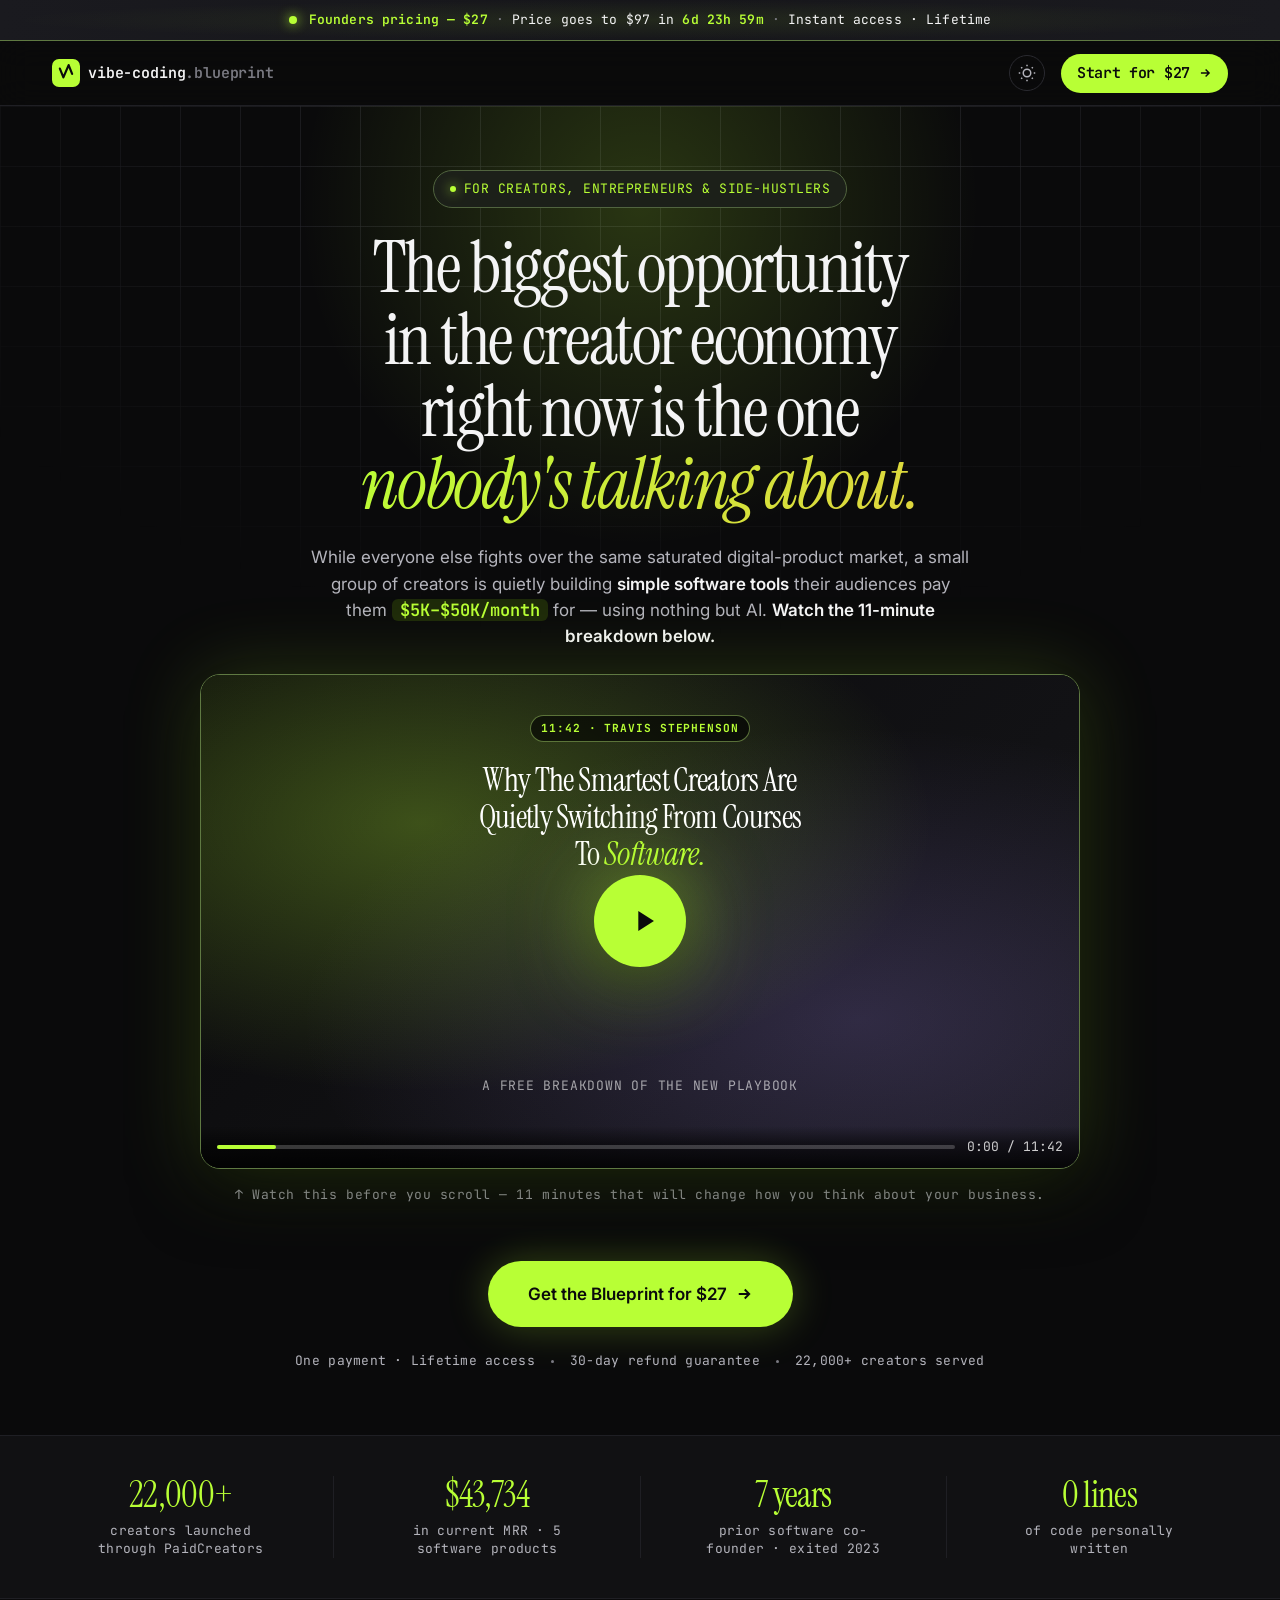
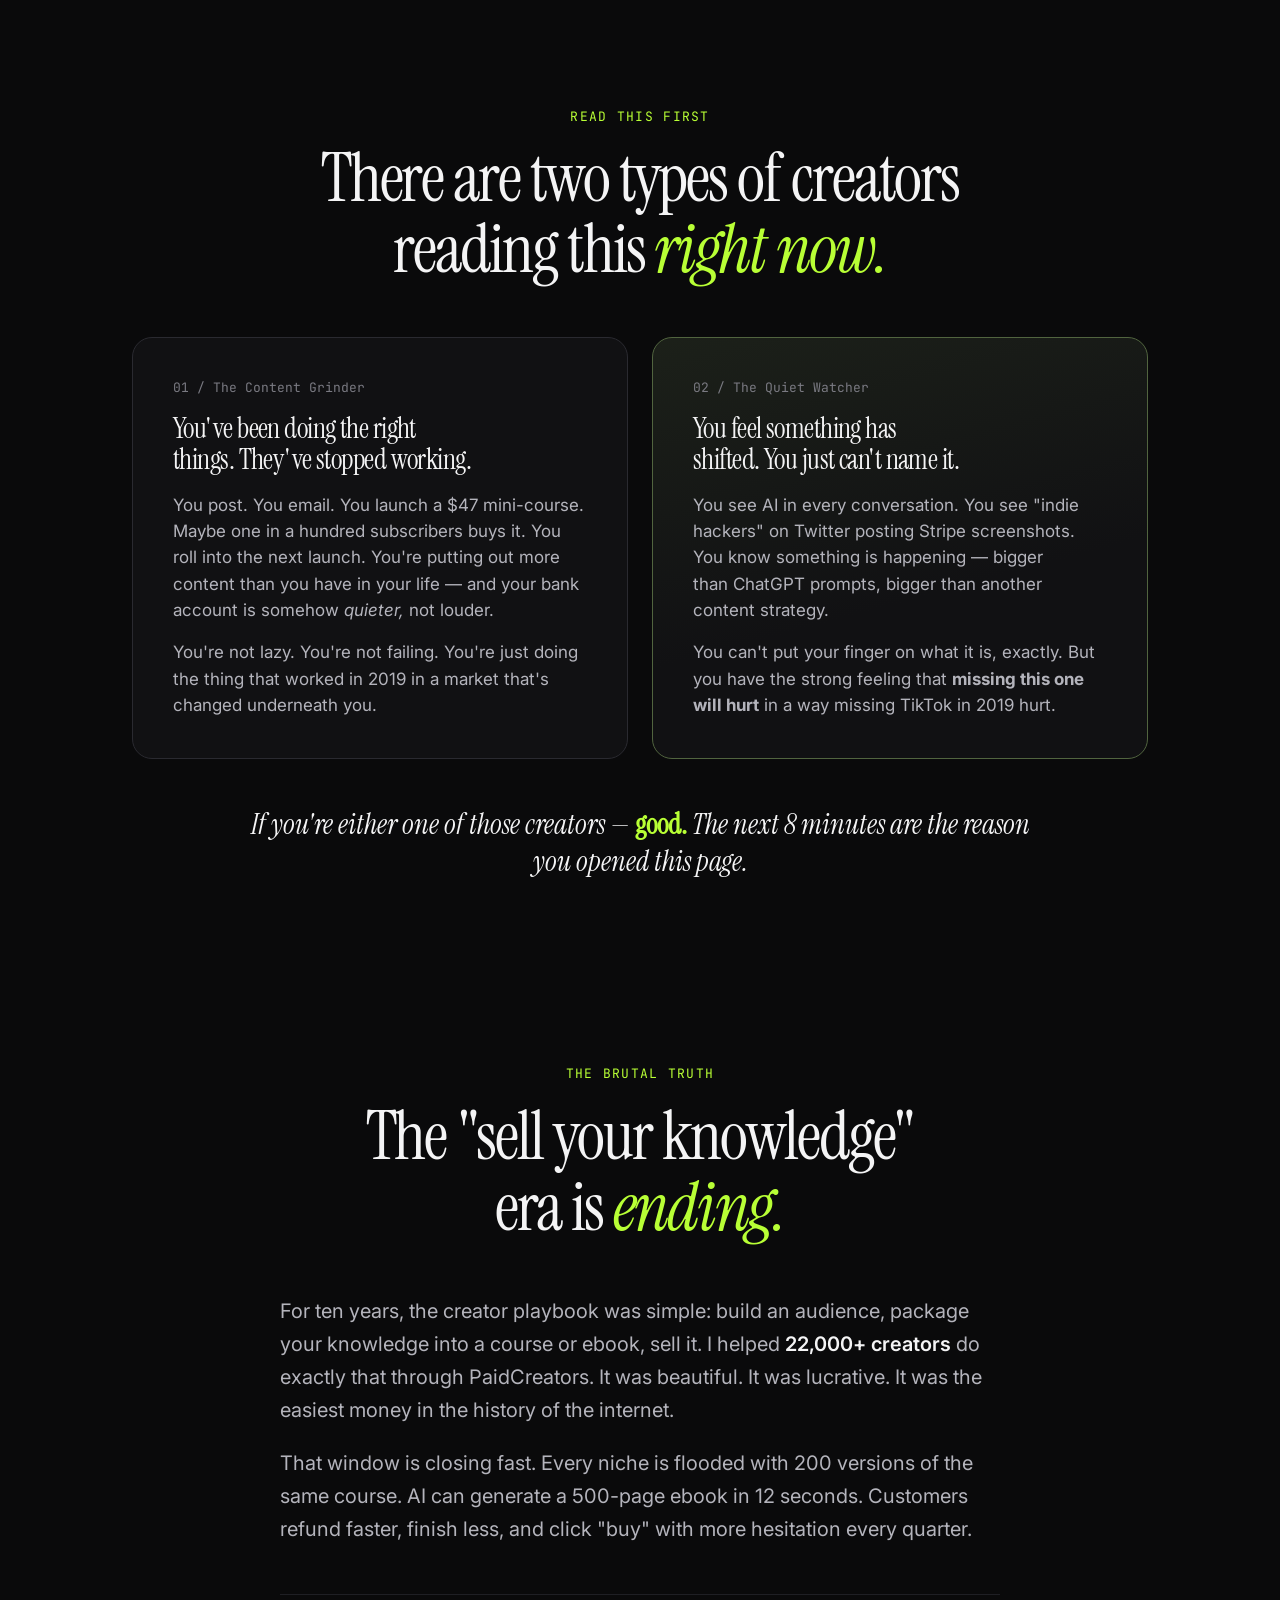
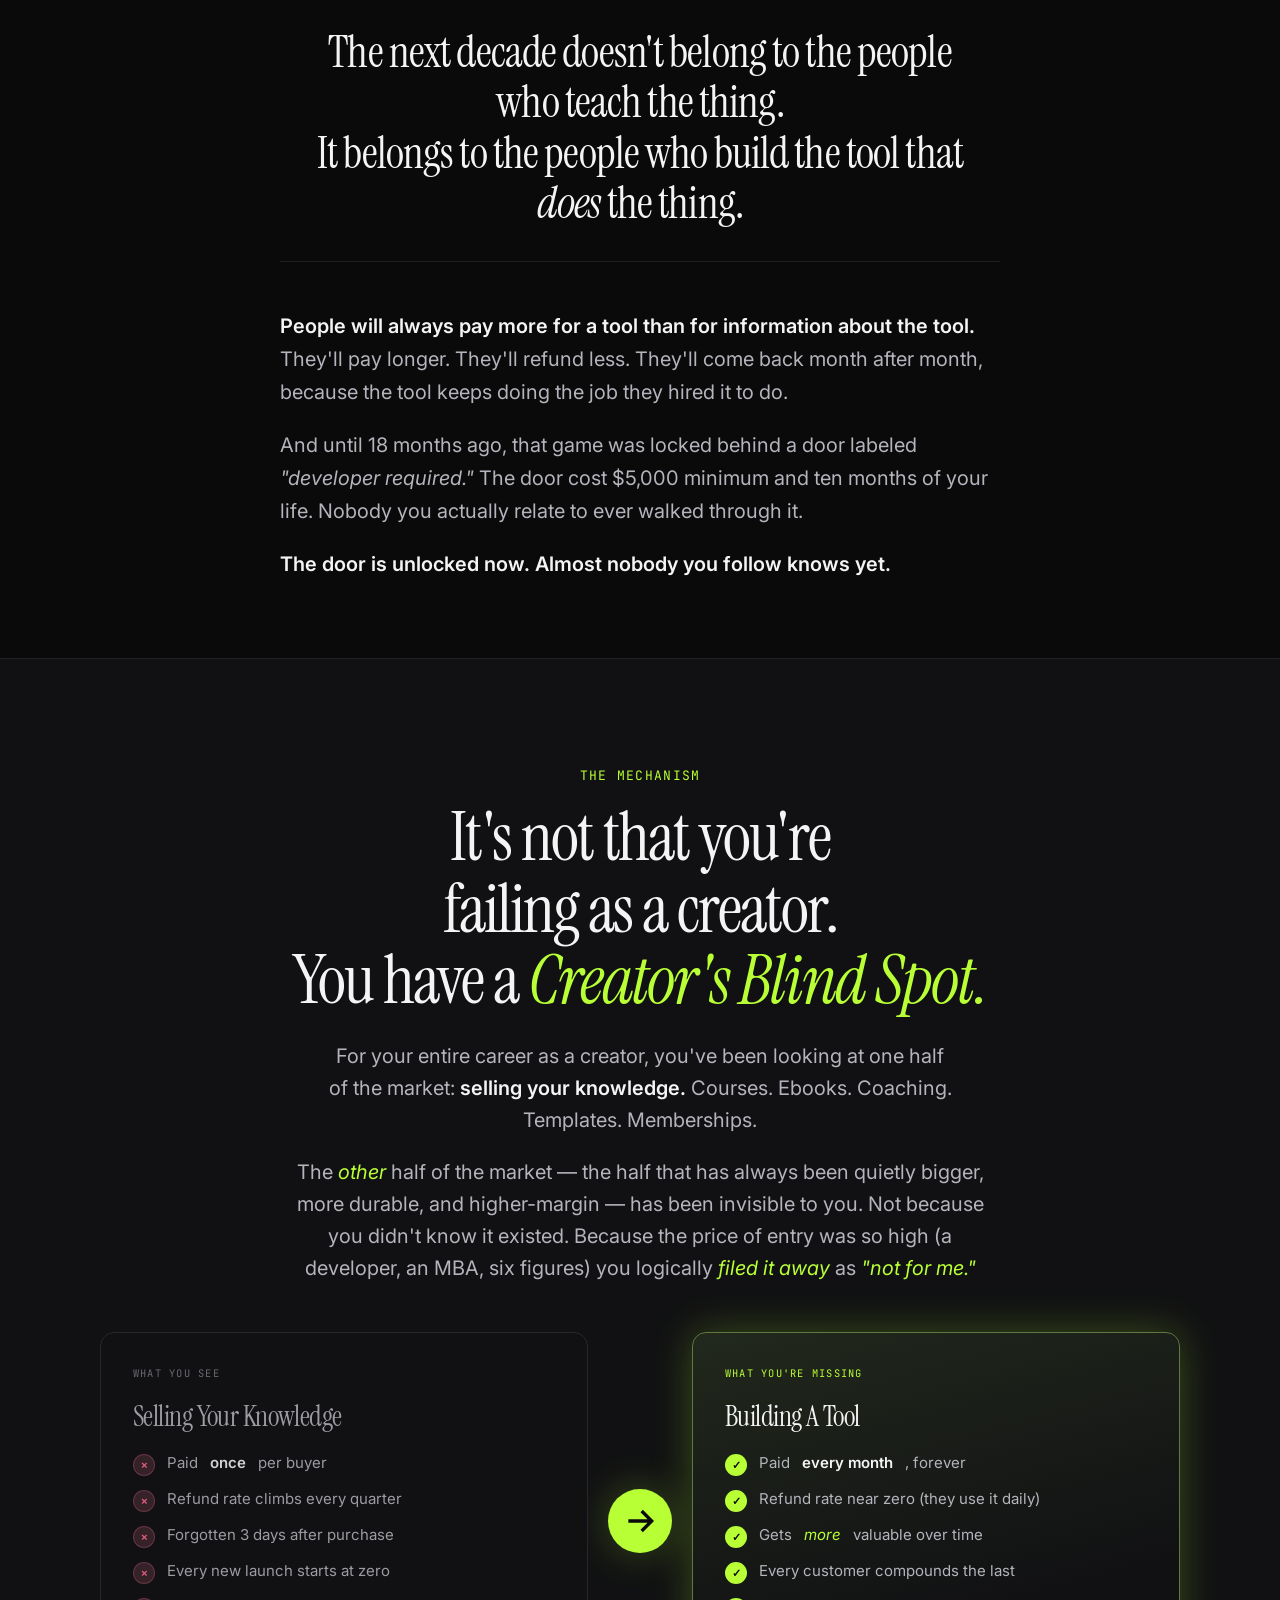
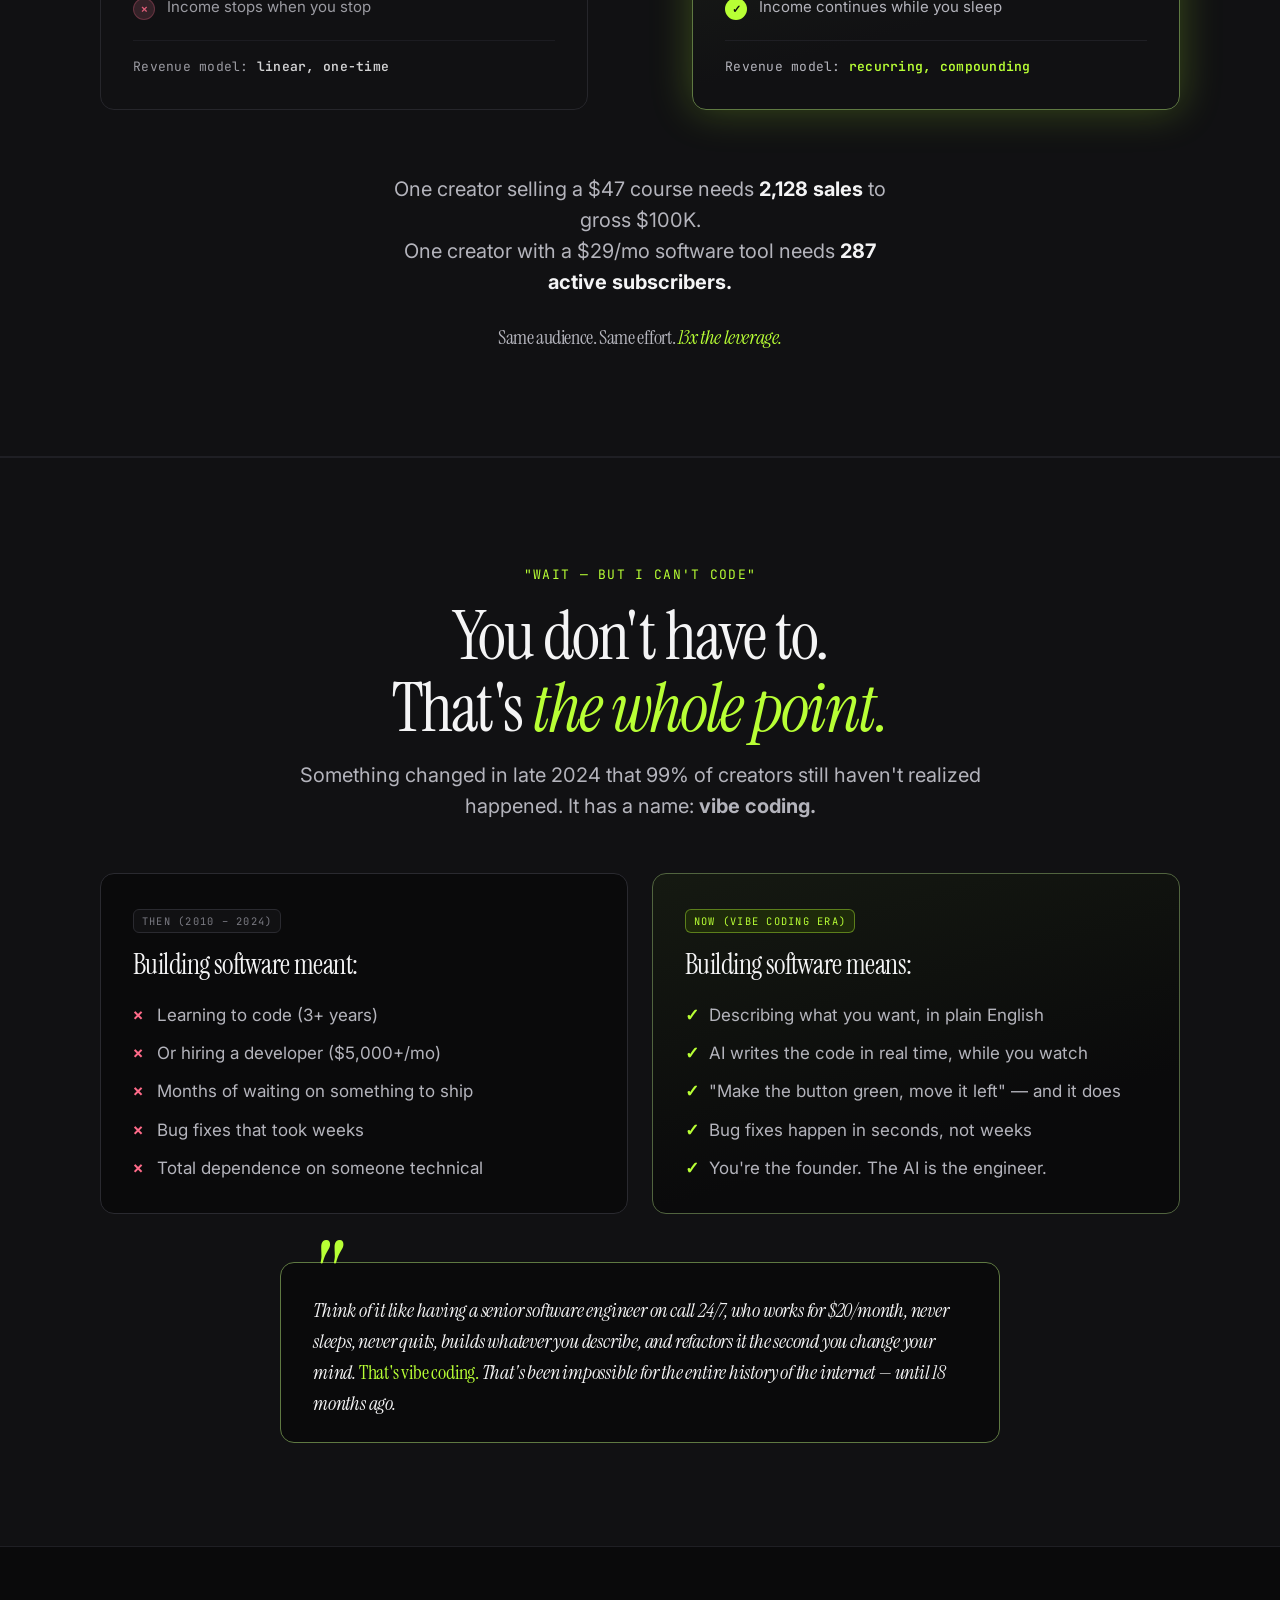
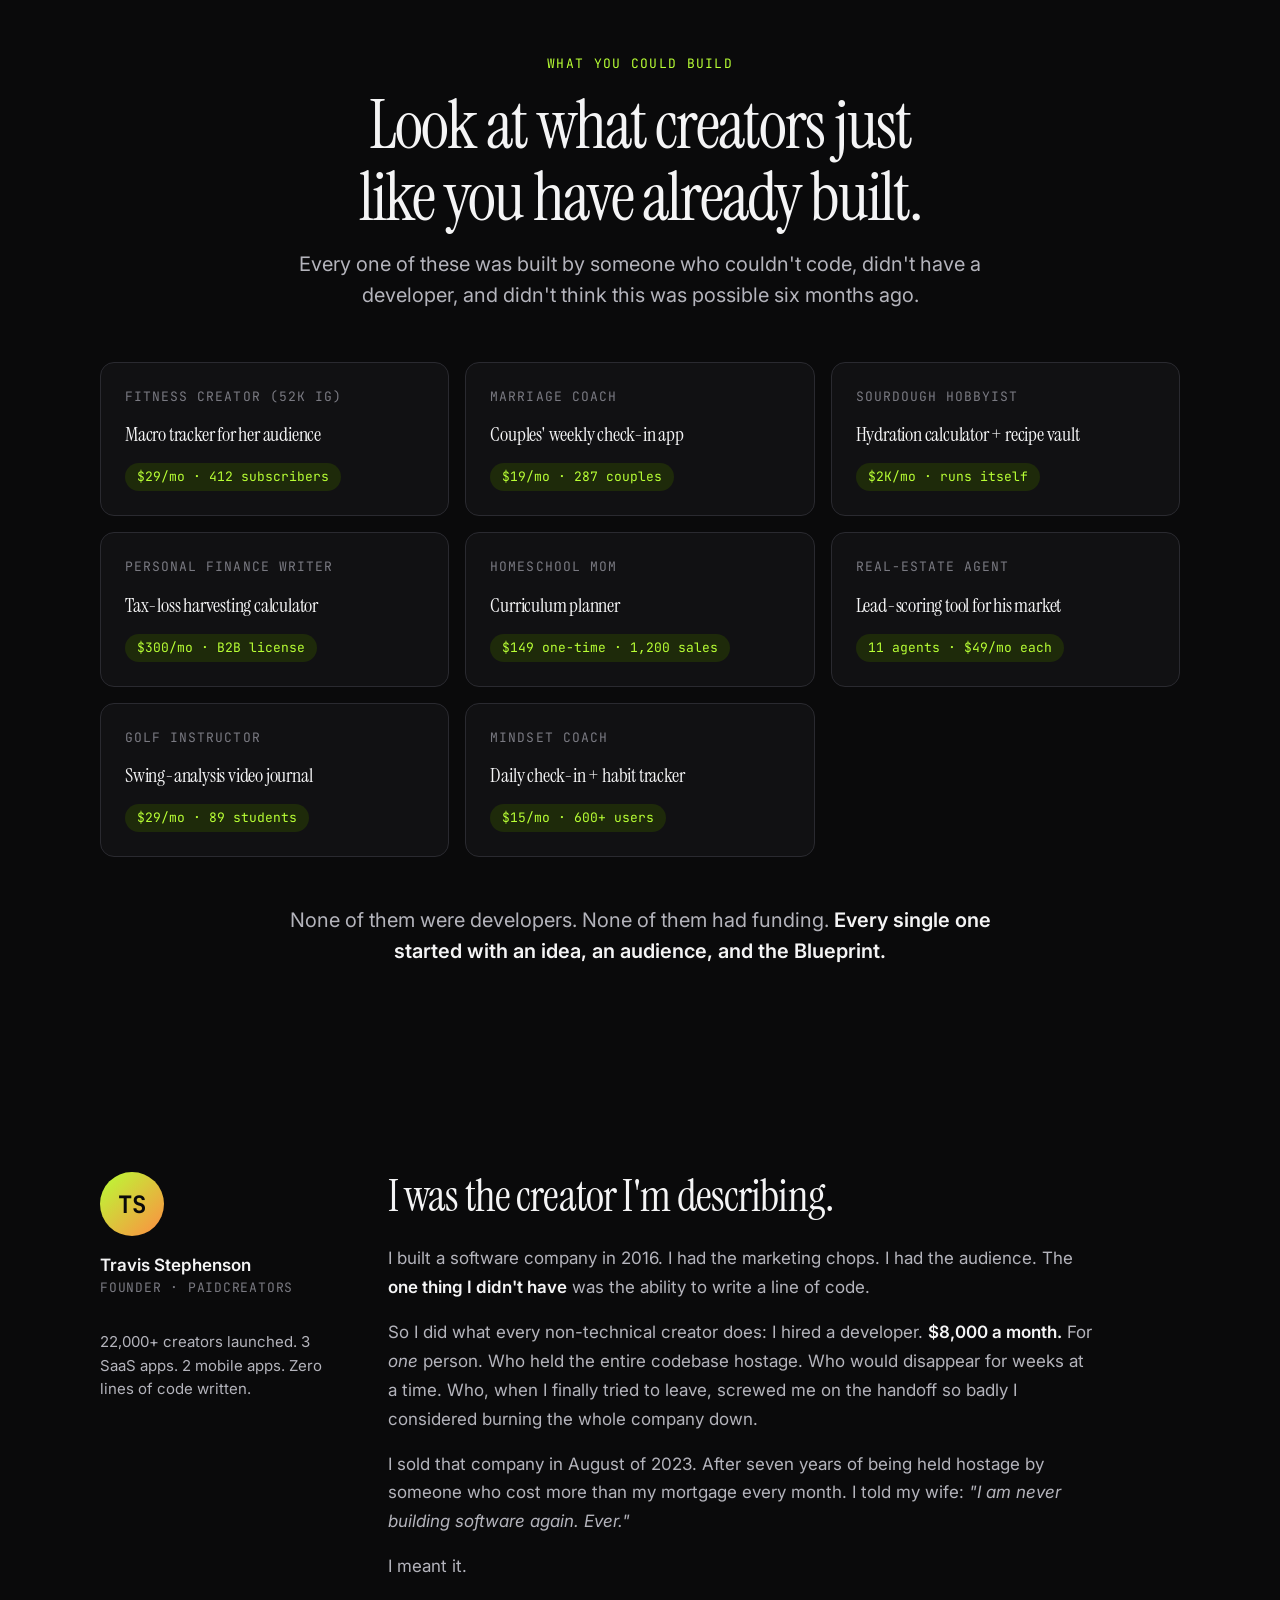
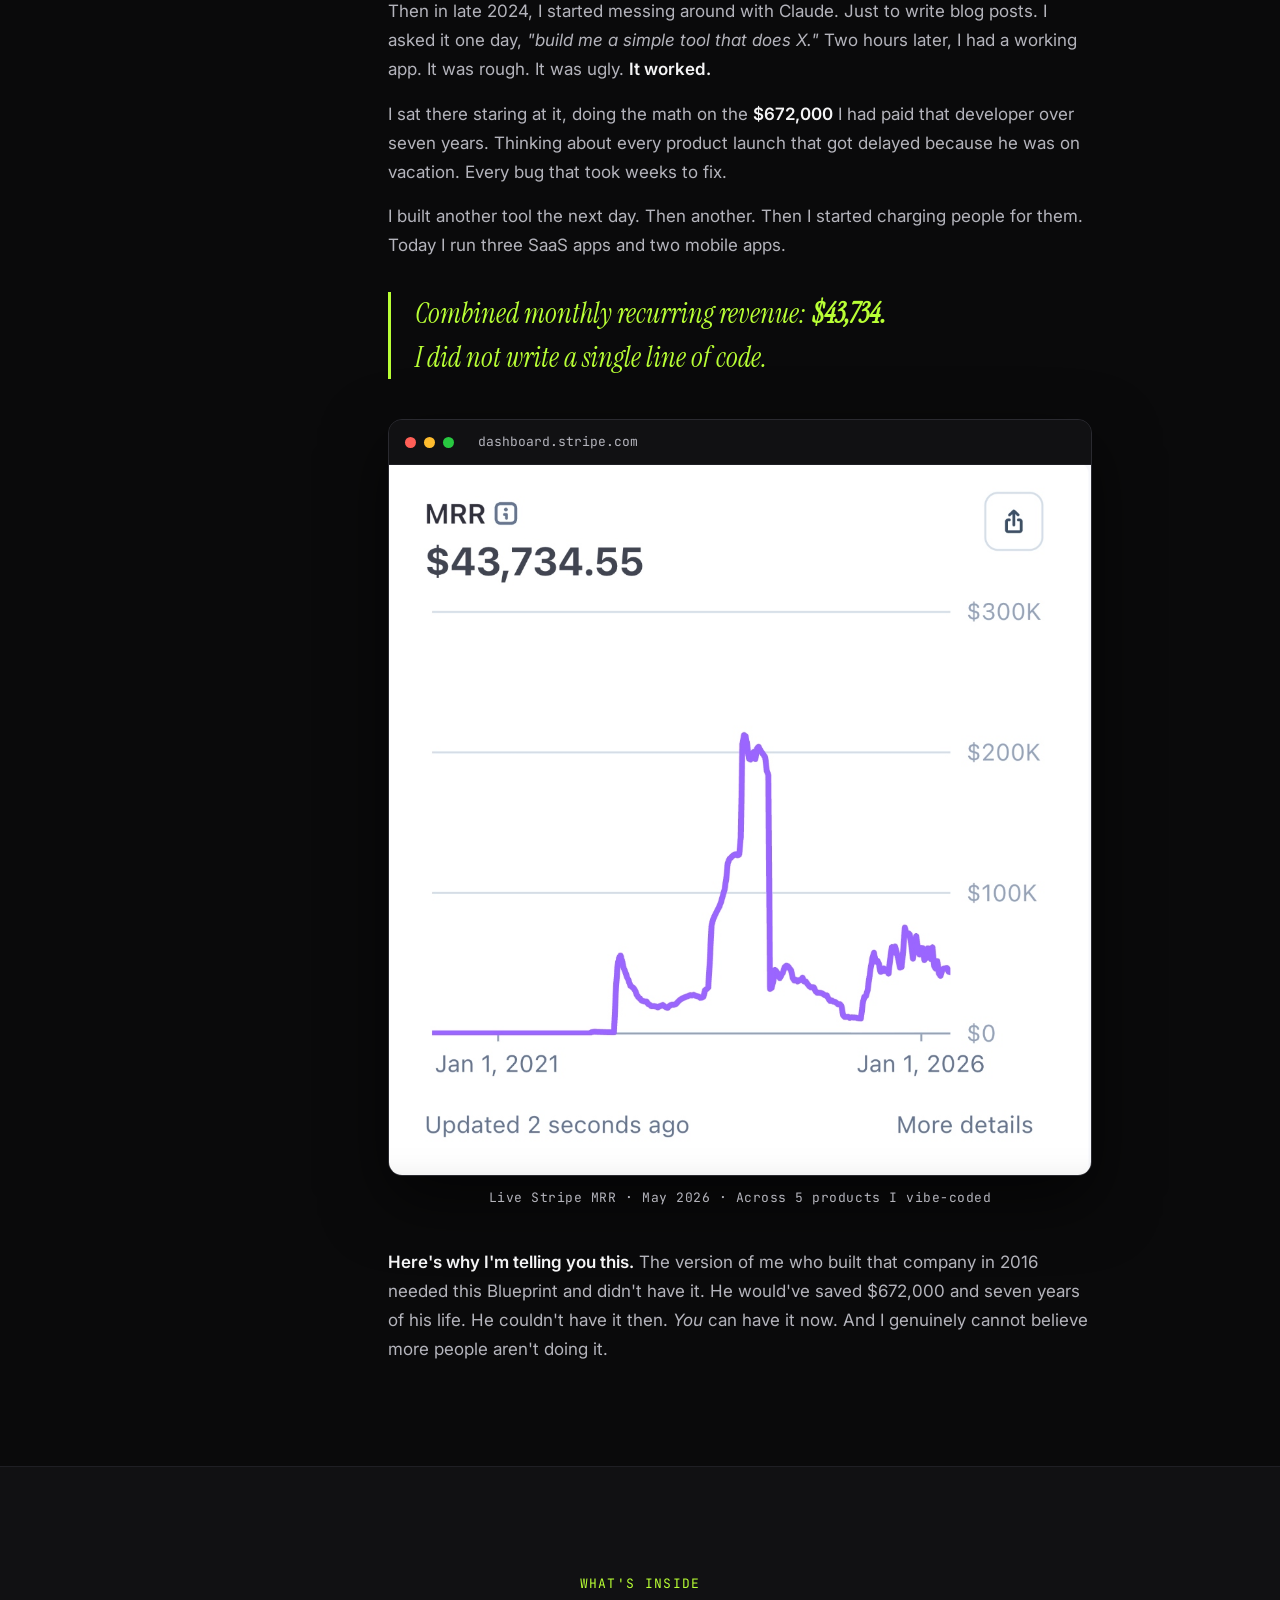
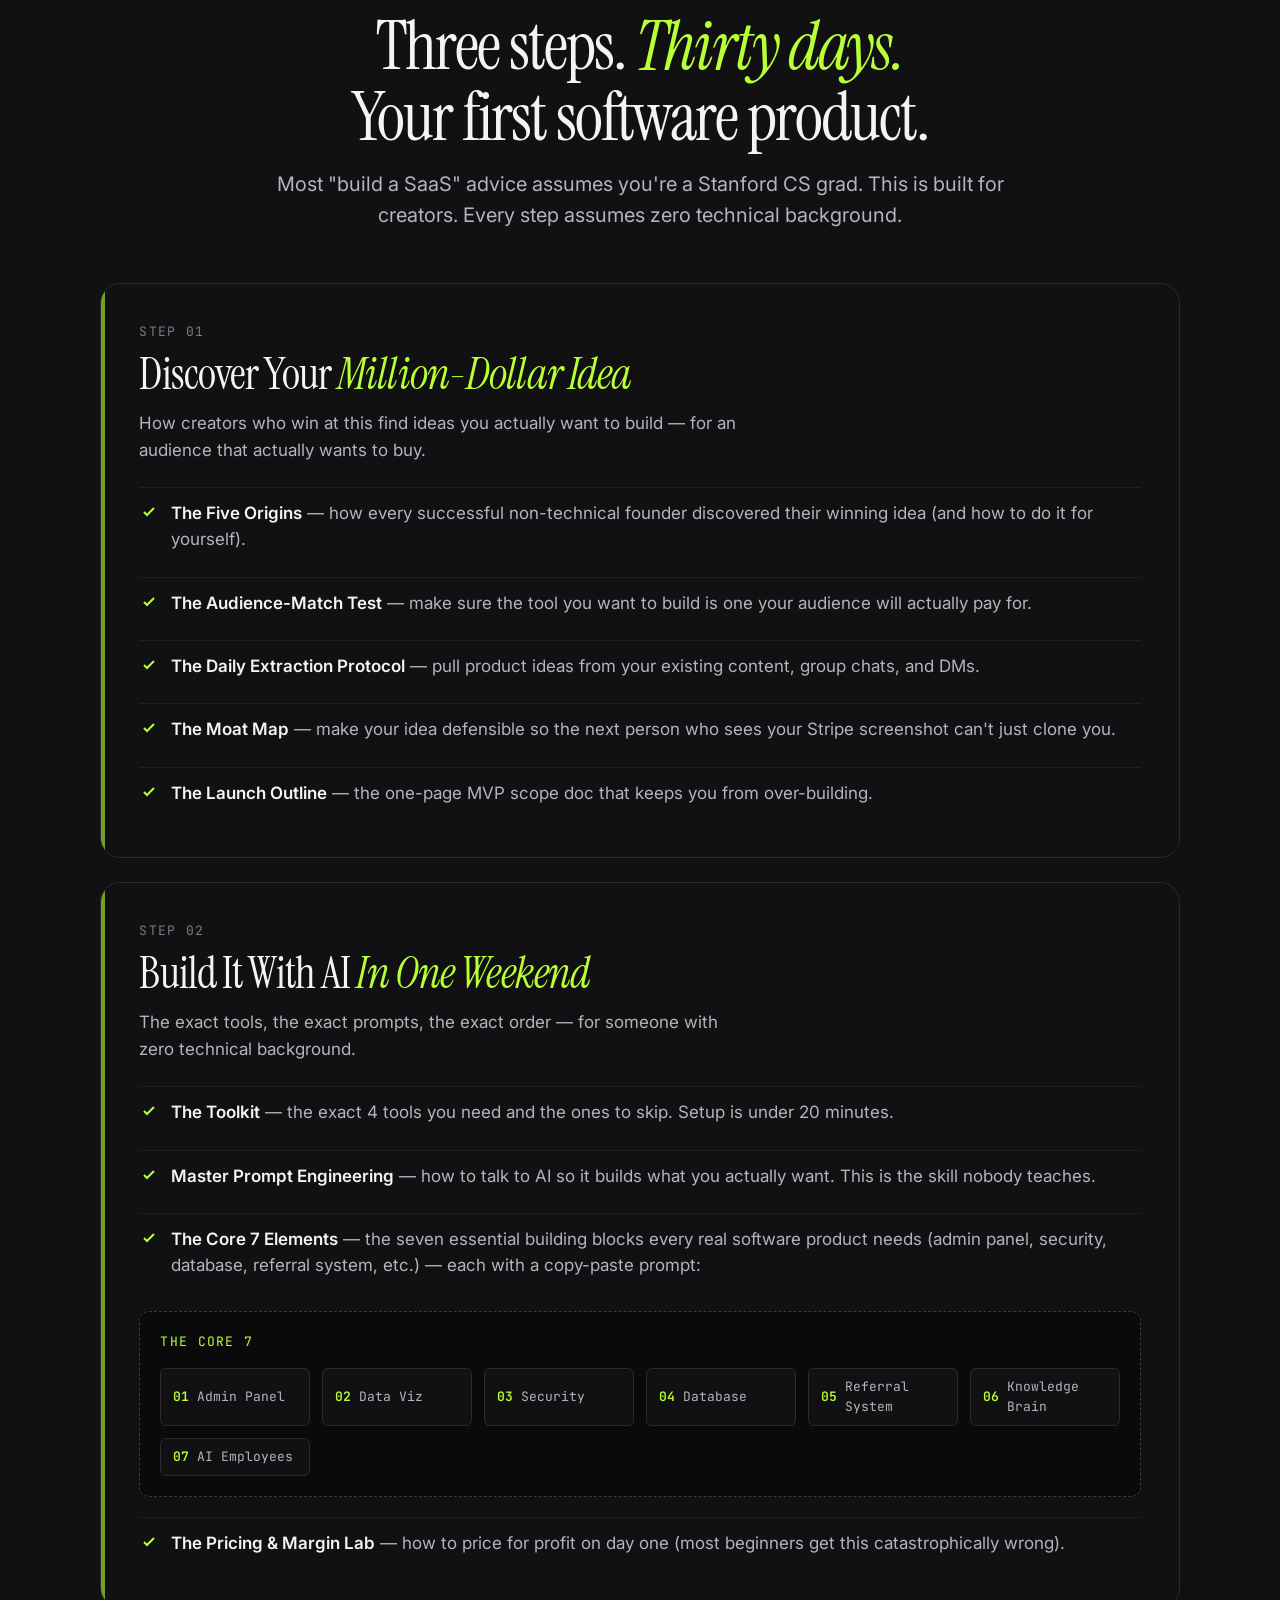
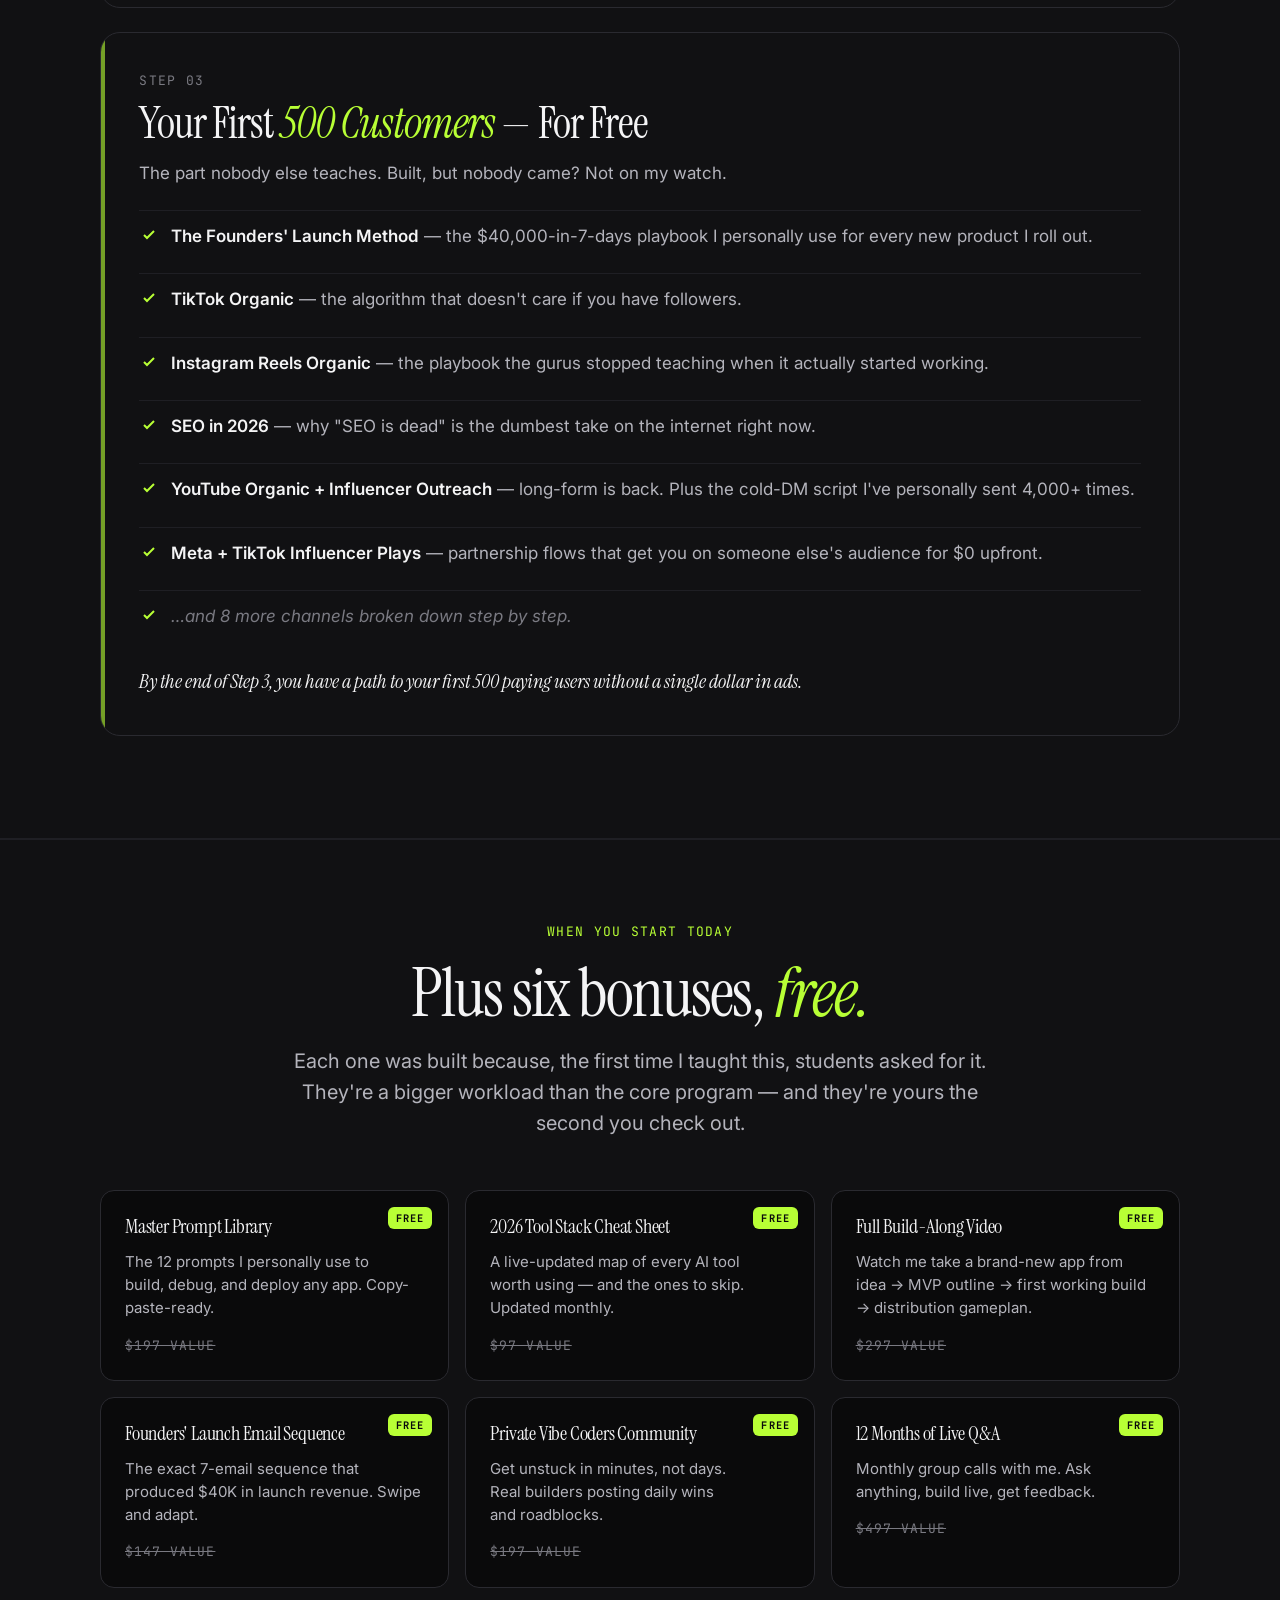
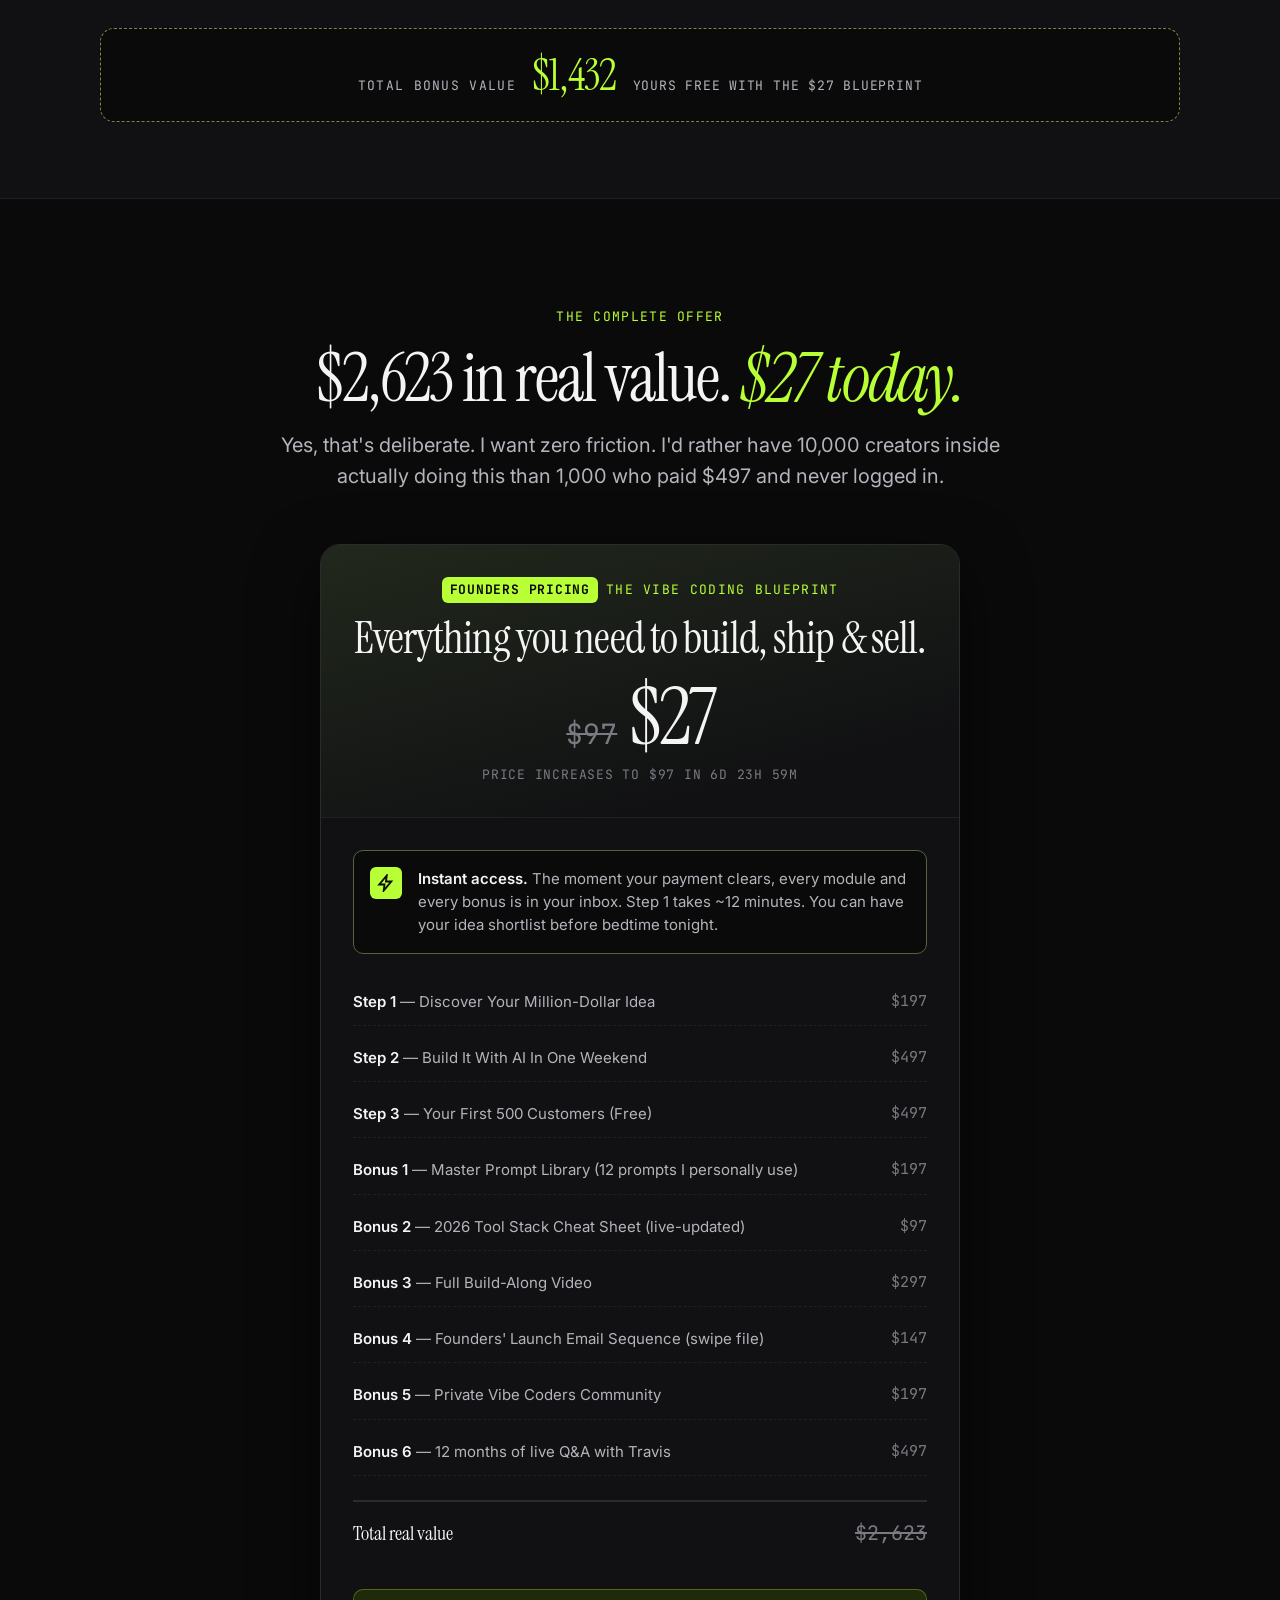
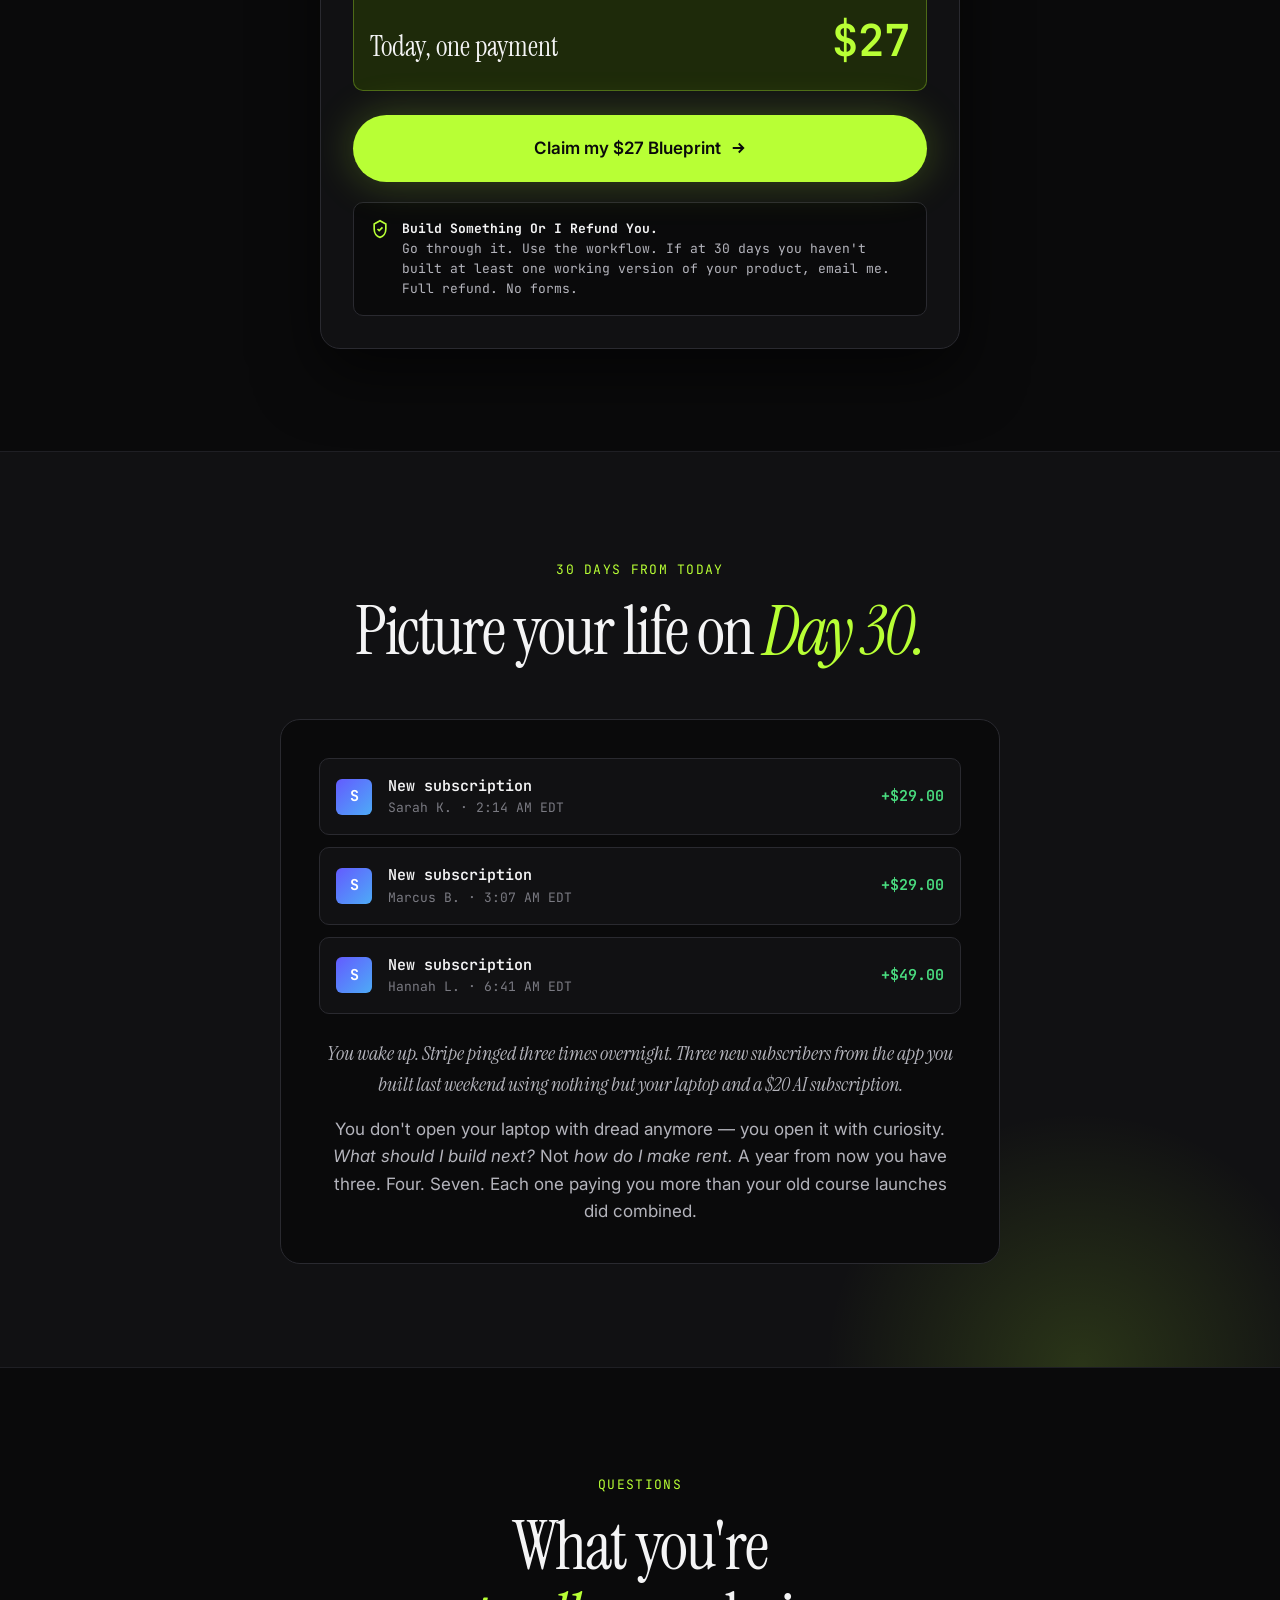
<file: public/index.html>
<!doctype html>
<html lang="en" data-theme="dark">
  <head>
    <meta charset="UTF-8" />
    <meta name="viewport" content="width=device-width, initial-scale=1.0" />
    <title>The Creator Economy's Best Kept Secret — Build Software With AI</title>
    <meta
      name="description"
      content="While most creators fight for the same saturated digital product market, a small group is quietly building software tools that pay them $5K–$50K/mo using nothing but AI. Here's how."
    />
    <meta property="og:title" content="The Creator Economy's Best Kept Secret" />
    <meta property="og:description" content="Build software your audience pays you for monthly. No code. Just AI." />
    <link rel="preconnect" href="https://fonts.googleapis.com" />
    <link rel="preconnect" href="https://fonts.gstatic.com" crossorigin />
    <link
      href="https://fonts.googleapis.com/css2?family=Inter:wght@400;500;600;700&family=Instrument+Serif:ital@0;1&family=JetBrains+Mono:wght@400;500;600&display=swap"
      rel="stylesheet"
    />
    <link rel="stylesheet" href="style.css" />
    <link rel="stylesheet" href="v2.css" />
    <link
      rel="icon"
      type="image/svg+xml"
      href="data:image/svg+xml,%3Csvg xmlns='http://www.w3.org/2000/svg' viewBox='0 0 32 32'%3E%3Crect width='32' height='32' rx='8' fill='%23b8ff35'/%3E%3Cpath d='M9 11l4 10 6-14 4 10' stroke='%230a0a0b' stroke-width='2.5' fill='none' stroke-linecap='round' stroke-linejoin='round'/%3E%3C/svg%3E"
    />
  </head>
  <body>
    <!-- URGENCY BAR -->
    <div class="urgency-bar" role="status" aria-live="polite">
      <div class="container urgency-bar__inner">
        <span class="urgency-bar__pulse"></span>
        <span class="urgency-bar__text">
          <strong>Founders pricing — $27</strong>
          <span class="urgency-bar__sep">·</span>
          <span>Price goes to $97 in</span>
          <span class="urgency-bar__timer" data-countdown></span>
          <span class="urgency-bar__sep urgency-bar__sep--hide-sm">·</span>
          <span class="urgency-bar__hide-sm">Instant access · Lifetime</span>
        </span>
      </div>
    </div>

    <!-- NAV -->
    <nav class="nav" aria-label="Primary">
      <div class="container nav__inner">
        <a href="#" class="brand" aria-label="Vibe Coding Blueprint">
          <svg class="brand__mark" viewBox="0 0 32 32" fill="none" aria-hidden="true" xmlns="http://www.w3.org/2000/svg">
            <rect width="32" height="32" rx="8" fill="var(--color-primary)" />
            <path d="M9 11l4 10 6-14 4 10" stroke="var(--color-on-primary)" stroke-width="2.5" fill="none" stroke-linecap="round" stroke-linejoin="round" />
          </svg>
          <span>vibe-coding<span style="color: var(--color-text-faint)">.blueprint</span></span>
        </a>
        <div style="display: flex; align-items: center; gap: var(--space-4)">
          <button class="theme-toggle" data-theme-toggle aria-label="Toggle theme">
            <svg width="18" height="18" viewBox="0 0 24 24" fill="none" stroke="currentColor" stroke-width="2">
              <circle cx="12" cy="12" r="5" />
              <path d="M12 1v2M12 21v2M4.22 4.22l1.42 1.42M18.36 18.36l1.42 1.42M1 12h2M21 12h2M4.22 19.78l1.42-1.42M18.36 5.64l1.42-1.42" />
            </svg>
          </button>
          <a href="#pricing" class="nav__cta">
            Start for $27
            <svg width="14" height="14" viewBox="0 0 24 24" fill="none" stroke="currentColor" stroke-width="2.5">
              <path d="M5 12h14M13 6l6 6-6 6" />
            </svg>
          </a>
        </div>
      </div>
    </nav>

    <!-- ============================================================
         HERO + VSL (VSL is the centerpiece)
         ============================================================ -->
    <header class="hero hero--v2">
      <div class="hero__bg">
        <div class="hero__grid"></div>
        <div class="hero__glow"></div>
      </div>
      <div class="container hero__inner hero__inner--v2">
        <span class="eyebrow">
          <span class="eyebrow__dot"></span>
          For creators, entrepreneurs &amp; side-hustlers
        </span>

        <h1 class="hero__title hero__title--v2">
          The biggest opportunity in the creator economy right now is the one <em>nobody's talking about.</em>
        </h1>

        <p class="hero__sub hero__sub--v2">
          While everyone else fights over the same saturated digital-product market, a small group of creators is
          quietly building <strong>simple software tools</strong> their audiences pay them
          <span class="mrr">$5K–$50K/month</span> for — using nothing but AI. <strong>Watch the 11-minute breakdown
          below.</strong>
        </p>

        <!-- BIG VSL PLAYER -->
        <div class="vsl-wrap">
          <div class="vsl">
            <a href="#video-placeholder" class="vsl__poster" aria-label="Play — Why Software Is The New Creator Economy">
              <div class="vsl__gradient"></div>
              <div class="vsl__art" aria-hidden="true">
                <div class="vsl__art-top">
                  <div class="vsl__chip">11:42 · Travis Stephenson</div>
                  <div class="vsl__headline">
                    Why The Smartest Creators Are Quietly Switching From Courses To <span>Software.</span>
                  </div>
                </div>
                <div class="vsl__art-bottom">
                  <div class="vsl__sub">A free breakdown of the new playbook</div>
                </div>
              </div>
              <div class="vsl__play">
                <svg width="34" height="34" viewBox="0 0 24 24" fill="currentColor">
                  <path d="M8 5v14l11-7z" />
                </svg>
              </div>
              <div class="vsl__bar">
                <div class="vsl__progress"></div>
                <span class="vsl__time">0:00 / 11:42</span>
              </div>
            </a>
          </div>
          <div class="vsl__caption">↑ Watch this before you scroll — 11 minutes that will change how you think about your business.</div>
        </div>

        <div class="hero__cta-row" style="margin-top: var(--space-8);">
          <a href="#pricing" class="btn btn--primary btn--xl">
            Get the Blueprint for $27
            <svg class="arrow" width="18" height="18" viewBox="0 0 24 24" fill="none" stroke="currentColor" stroke-width="2.5">
              <path d="M5 12h14M13 6l6 6-6 6" />
            </svg>
          </a>
        </div>

        <div class="cta-fineprint">
          <span>One payment · Lifetime access</span>
          <span class="cta-fineprint__dot"></span>
          <span>30-day refund guarantee</span>
          <span class="cta-fineprint__dot"></span>
          <span>22,000+ creators served</span>
        </div>
      </div>
    </header>

    <!-- AUTHORITY STRIP -->
    <section class="authority section--tight" style="padding-block: var(--space-10);">
      <div class="container">
        <div class="authority__inner">
          <div class="authority__col">
            <div class="authority__num">22,000+</div>
            <div class="authority__lbl">creators launched through PaidCreators</div>
          </div>
          <div class="authority__divider"></div>
          <div class="authority__col">
            <div class="authority__num">$43,734</div>
            <div class="authority__lbl">in current MRR · 5 software products</div>
          </div>
          <div class="authority__divider"></div>
          <div class="authority__col">
            <div class="authority__num">7 years</div>
            <div class="authority__lbl">prior software co-founder · exited 2023</div>
          </div>
          <div class="authority__divider"></div>
          <div class="authority__col">
            <div class="authority__num">0 lines</div>
            <div class="authority__lbl">of code personally written</div>
          </div>
        </div>
      </div>
    </section>

    <!-- ============================================================
         TWO TYPES OF CREATORS (audience filter)
         ============================================================ -->
    <section>
      <div class="container container--default">
        <div class="section-header">
          <span class="section-header__eyebrow">Read this first</span>
          <h2 class="section-header__title">There are two types of creators reading this <em>right now.</em></h2>
        </div>
        <div class="split">
          <article class="split-card">
            <div class="split-card__num">01 / The Content Grinder</div>
            <h3>You've been doing the right things. They've stopped working.</h3>
            <p>
              You post. You email. You launch a $47 mini-course. Maybe one in a hundred subscribers buys it. You roll
              into the next launch. You're putting out more content than you have in your life — and your bank account
              is somehow <em>quieter,</em> not louder.
            </p>
            <p>
              You're not lazy. You're not failing. You're just doing the thing that worked in 2019 in a market that's
              changed underneath you.
            </p>
          </article>
          <article class="split-card split-card--accent">
            <div class="split-card__num">02 / The Quiet Watcher</div>
            <h3>You feel something has shifted. You just can't name it.</h3>
            <p>
              You see AI in every conversation. You see "indie hackers" on Twitter posting Stripe screenshots. You
              know something is happening — bigger than ChatGPT prompts, bigger than another content strategy.
            </p>
            <p>
              You can't put your finger on what it is, exactly. But you have the strong feeling that
              <strong>missing this one will hurt</strong> in a way missing TikTok in 2019 hurt.
            </p>
          </article>
        </div>
        <p class="split__close">
          If you're either one of those creators — <strong>good.</strong> The next 8 minutes are the reason you opened this page.
        </p>
      </div>
    </section>

    <!-- ============================================================
         THE BRUTAL TRUTH
         ============================================================ -->
    <section class="section--tight">
      <div class="container">
        <div class="section-header">
          <span class="section-header__eyebrow">The brutal truth</span>
          <h2 class="section-header__title">The "sell your knowledge" era is <em>ending.</em></h2>
        </div>
        <div class="prose">
          <p>
            For ten years, the creator playbook was simple: build an audience, package your knowledge into a course or
            ebook, sell it. I helped <strong>22,000+ creators</strong> do exactly that through PaidCreators. It was
            beautiful. It was lucrative. It was the easiest money in the history of the internet.
          </p>
          <p>
            That window is closing fast. Every niche is flooded with 200 versions of the same course. AI can generate a
            500-page ebook in 12 seconds. Customers refund faster, finish less, and click "buy" with more hesitation
            every quarter.
          </p>
          <p class="pull">The next decade doesn't belong to the people who teach the thing.<br />It belongs to the people who build the tool that <em>does</em> the thing.</p>
          <p>
            <strong>People will always pay more for a tool than for information about the tool.</strong> They'll pay
            longer. They'll refund less. They'll come back month after month, because the tool keeps doing the job they
            hired it to do.
          </p>
          <p>
            And until 18 months ago, that game was locked behind a door labeled <em>"developer required."</em> The door
            cost $5,000 minimum and ten months of your life. Nobody you actually relate to ever walked through it.
          </p>
          <p><strong>The door is unlocked now. Almost nobody you follow knows yet.</strong></p>
        </div>
      </div>
    </section>

    <!-- ============================================================
         MECHANISM — The Creator's Blind Spot
         ============================================================ -->
    <section class="mechanism">
      <div class="container">
        <div class="mechanism__intro">
          <span class="section-header__eyebrow">The mechanism</span>
          <h2 class="mechanism__title">It's not that you're failing as a creator.<br />You have a <em>Creator's Blind Spot.</em></h2>
          <p class="mechanism__lead">
            For your entire career as a creator, you've been looking at one half of the market: <strong>selling your knowledge.</strong>
            Courses. Ebooks. Coaching. Templates. Memberships.
          </p>
          <p class="mechanism__lead">
            The <em>other</em> half of the market — the half that has always been quietly bigger, more durable, and
            higher-margin — has been invisible to you. Not because you didn't know it existed. Because the price of
            entry was so high (a developer, an MBA, six figures) you logically <em>filed it away</em> as
            <em>"not for me."</em>
          </p>
        </div>

        <!-- VISUAL: Teach vs Build comparison -->
        <div class="vs-grid">
          <div class="vs-card vs-card--bad">
            <div class="vs-card__tag">What you see</div>
            <h3 class="vs-card__title">Selling Your Knowledge</h3>
            <ul class="vs-list" role="list">
              <li><span class="vs-x">✕</span> Paid <strong>once</strong> per buyer</li>
              <li><span class="vs-x">✕</span> Refund rate climbs every quarter</li>
              <li><span class="vs-x">✕</span> Forgotten 3 days after purchase</li>
              <li><span class="vs-x">✕</span> Every new launch starts at zero</li>
              <li><span class="vs-x">✕</span> Income stops when you stop</li>
            </ul>
            <div class="vs-card__bottom">Revenue model: <strong>linear, one-time</strong></div>
          </div>

          <div class="vs-arrow" aria-hidden="true">
            <svg width="40" height="40" viewBox="0 0 24 24" fill="none" stroke="currentColor" stroke-width="2">
              <path d="M5 12h14M13 6l6 6-6 6" />
            </svg>
          </div>

          <div class="vs-card vs-card--good">
            <div class="vs-card__tag">What you're missing</div>
            <h3 class="vs-card__title">Building A Tool</h3>
            <ul class="vs-list" role="list">
              <li><span class="vs-check">✓</span> Paid <strong>every month</strong>, forever</li>
              <li><span class="vs-check">✓</span> Refund rate near zero (they use it daily)</li>
              <li><span class="vs-check">✓</span> Gets <em>more</em> valuable over time</li>
              <li><span class="vs-check">✓</span> Every customer compounds the last</li>
              <li><span class="vs-check">✓</span> Income continues while you sleep</li>
            </ul>
            <div class="vs-card__bottom">Revenue model: <strong>recurring, compounding</strong></div>
          </div>
        </div>

        <div class="mechanism__close">
          <p>
            One creator selling a $47 course needs <strong>2,128 sales</strong> to gross $100K.<br />
            One creator with a $29/mo software tool needs <strong>287 active subscribers.</strong>
          </p>
          <p class="mechanism__punch">Same audience. Same effort. <em>13x the leverage.</em></p>
        </div>
      </div>
    </section>

    <!-- ============================================================
         WHAT IS VIBE CODING (simple explanation)
         ============================================================ -->
    <section class="explainer">
      <div class="container">
        <div class="section-header">
          <span class="section-header__eyebrow">"Wait — but I can't code"</span>
          <h2 class="section-header__title">You don't have to. That's <em>the whole point.</em></h2>
          <p class="section-header__sub">
            Something changed in late 2024 that 99% of creators still haven't realized happened. It has a name:
            <strong>vibe coding.</strong>
          </p>
        </div>

        <div class="explainer__grid">
          <div class="explainer__then">
            <div class="explainer__label">Then (2010 – 2024)</div>
            <h3 class="explainer__title">Building software meant:</h3>
            <ul role="list" class="explainer__list explainer__list--bad">
              <li>Learning to code (3+ years)</li>
              <li>Or hiring a developer ($5,000+/mo)</li>
              <li>Months of waiting on something to ship</li>
              <li>Bug fixes that took weeks</li>
              <li>Total dependence on someone technical</li>
            </ul>
          </div>
          <div class="explainer__now">
            <div class="explainer__label explainer__label--lime">Now (vibe coding era)</div>
            <h3 class="explainer__title">Building software means:</h3>
            <ul role="list" class="explainer__list explainer__list--good">
              <li>Describing what you want, in plain English</li>
              <li>AI writes the code in real time, while you watch</li>
              <li>"Make the button green, move it left" — and it does</li>
              <li>Bug fixes happen in seconds, not weeks</li>
              <li>You're the founder. The AI is the engineer.</li>
            </ul>
          </div>
        </div>

        <div class="explainer__analogy">
          <div class="explainer__analogy-quote">"</div>
          <p>
            Think of it like having a senior software engineer on call 24/7, who works for $20/month, never sleeps,
            never quits, builds whatever you describe, and refactors it the second you change your mind. <strong>That's
            vibe coding.</strong> That's been impossible for the entire history of the internet — until 18 months ago.
          </p>
        </div>
      </div>
    </section>

    <!-- ============================================================
         USE CASES — creator examples
         ============================================================ -->
    <section>
      <div class="container">
        <div class="section-header">
          <span class="section-header__eyebrow">What you could build</span>
          <h2 class="section-header__title">Look at what creators just like you have already built.</h2>
          <p class="section-header__sub">
            Every one of these was built by someone who couldn't code, didn't have a developer, and didn't think this
            was possible six months ago.
          </p>
        </div>
        <div class="usecases__grid">
          <div class="usecase">
            <div class="usecase__niche">Fitness creator (52K IG)</div>
            <div class="usecase__product">Macro tracker for her audience</div>
            <span class="usecase__price">$29/mo · 412 subscribers</span>
          </div>
          <div class="usecase">
            <div class="usecase__niche">Marriage coach</div>
            <div class="usecase__product">Couples' weekly check-in app</div>
            <span class="usecase__price">$19/mo · 287 couples</span>
          </div>
          <div class="usecase">
            <div class="usecase__niche">Sourdough hobbyist</div>
            <div class="usecase__product">Hydration calculator + recipe vault</div>
            <span class="usecase__price">$2K/mo · runs itself</span>
          </div>
          <div class="usecase">
            <div class="usecase__niche">Personal finance writer</div>
            <div class="usecase__product">Tax-loss harvesting calculator</div>
            <span class="usecase__price">$300/mo · B2B license</span>
          </div>
          <div class="usecase">
            <div class="usecase__niche">Homeschool mom</div>
            <div class="usecase__product">Curriculum planner</div>
            <span class="usecase__price">$149 one-time · 1,200 sales</span>
          </div>
          <div class="usecase">
            <div class="usecase__niche">Real-estate agent</div>
            <div class="usecase__product">Lead-scoring tool for his market</div>
            <span class="usecase__price">11 agents · $49/mo each</span>
          </div>
          <div class="usecase">
            <div class="usecase__niche">Golf instructor</div>
            <div class="usecase__product">Swing-analysis video journal</div>
            <span class="usecase__price">$29/mo · 89 students</span>
          </div>
          <div class="usecase">
            <div class="usecase__niche">Mindset coach</div>
            <div class="usecase__product">Daily check-in + habit tracker</div>
            <span class="usecase__price">$15/mo · 600+ users</span>
          </div>
        </div>
        <p class="usecases__close">
          None of them were developers. None of them had funding. <strong>Every single one started with an idea, an
          audience, and the Blueprint.</strong>
        </p>
      </div>
    </section>

    <!-- ============================================================
         ORIGIN STORY (Travis — creator framing)
         ============================================================ -->
    <section class="story" id="story">
      <div class="container">
        <div class="story__grid">
          <aside class="story__meta">
            <div class="story__avatar">TS</div>
            <div>
              <div class="story__name">Travis Stephenson</div>
              <div class="story__role">Founder · PaidCreators</div>
            </div>
            <p style="font-size: var(--text-sm); color: var(--color-text-muted); margin-top: var(--space-4)">
              22,000+ creators launched. 3 SaaS apps. 2 mobile apps. Zero lines of code written.
            </p>
          </aside>

          <div class="story__content">
            <h2>I was the creator I'm describing.</h2>
            <p>
              I built a software company in 2016. I had the marketing chops. I had the audience. The
              <strong>one thing I didn't have</strong> was the ability to write a line of code.
            </p>
            <p>
              So I did what every non-technical creator does: I hired a developer. <strong>$8,000 a month.</strong> For
              <em>one</em> person. Who held the entire codebase hostage. Who would disappear for weeks at a time. Who,
              when I finally tried to leave, screwed me on the handoff so badly I considered burning the whole company
              down.
            </p>
            <p>
              I sold that company in August of 2023. After seven years of being held hostage by someone who cost more
              than my mortgage every month. I told my wife: <em>"I am never building software again. Ever."</em>
            </p>
            <p>I meant it.</p>
            <p>
              Then in late 2024, I started messing around with Claude. Just to write blog posts. I asked it one day,
              <em>"build me a simple tool that does X."</em> Two hours later, I had a working app. It was rough. It was
              ugly. <strong>It worked.</strong>
            </p>
            <p>
              I sat there staring at it, doing the math on the <strong>$672,000</strong> I had paid that developer over
              seven years. Thinking about every product launch that got delayed because he was on vacation. Every bug
              that took weeks to fix.
            </p>
            <p>
              I built another tool the next day. Then another. Then I started charging people for them. Today I run
              three SaaS apps and two mobile apps.
            </p>
            <div class="punchline">
              Combined monthly recurring revenue: <strong style="color: var(--color-primary)">$43,734.</strong><br />
              I did not write a single line of code.
            </div>

            <figure class="story__proof">
              <div class="story__proof-window">
                <div class="story__proof-chrome">
                  <span></span><span></span><span></span>
                  <span class="story__proof-url">dashboard.stripe.com</span>
                </div>
                <img src="assets/stripe-mrr.jpg" alt="Stripe dashboard showing $43,734.55 in monthly recurring revenue" loading="lazy" />
              </div>
              <figcaption>Live Stripe MRR · May 2026 · Across 5 products I vibe-coded</figcaption>
            </figure>

            <p style="margin-top: var(--space-10);">
              <strong>Here's why I'm telling you this.</strong> The version of me who built that company in 2016 needed
              this Blueprint and didn't have it. He would've saved $672,000 and seven years of his life. He couldn't
              have it then. <em>You</em> can have it now. And I genuinely cannot believe more people aren't doing it.
            </p>
          </div>
        </div>
      </div>
    </section>

    <!-- ============================================================
         MODULES — same as V1 but creator-friendly intro
         ============================================================ -->
    <section style="background: var(--color-surface); border-top: 1px solid var(--color-divider); border-bottom: 1px solid var(--color-divider);">
      <div class="container">
        <div class="section-header">
          <span class="section-header__eyebrow">What's inside</span>
          <h2 class="section-header__title">Three steps. <em>Thirty days.</em> Your first software product.</h2>
          <p class="section-header__sub">
            Most "build a SaaS" advice assumes you're a Stanford CS grad. This is built for creators. Every step
            assumes zero technical background.
          </p>
        </div>

        <div class="modules__list">
          <article class="module">
            <div class="module__head">
              <div>
                <div class="module__num">Step 01</div>
                <h3 class="module__title">Discover Your <em>Million-Dollar Idea</em></h3>
                <p class="module__desc">
                  How creators who win at this find ideas you actually want to build — for an audience that actually
                  wants to buy.
                </p>
              </div>
            </div>
            <ul class="module__items" role="list">
              <li><span><strong>The Five Origins</strong> — how every successful non-technical founder discovered their winning idea (and how to do it for yourself).</span></li>
              <li><span><strong>The Audience-Match Test</strong> — make sure the tool you want to build is one your audience will actually pay for.</span></li>
              <li><span><strong>The Daily Extraction Protocol</strong> — pull product ideas from your existing content, group chats, and DMs.</span></li>
              <li><span><strong>The Moat Map</strong> — make your idea defensible so the next person who sees your Stripe screenshot can't just clone you.</span></li>
              <li><span><strong>The Launch Outline</strong> — the one-page MVP scope doc that keeps you from over-building.</span></li>
            </ul>
          </article>

          <article class="module">
            <div class="module__head">
              <div>
                <div class="module__num">Step 02</div>
                <h3 class="module__title">Build It With AI <em>In One Weekend</em></h3>
                <p class="module__desc">
                  The exact tools, the exact prompts, the exact order — for someone with zero technical background.
                </p>
              </div>
            </div>
            <ul class="module__items" role="list">
              <li><span><strong>The Toolkit</strong> — the exact 4 tools you need and the ones to skip. Setup is under 20 minutes.</span></li>
              <li><span><strong>Master Prompt Engineering</strong> — how to talk to AI so it builds what you actually want. This is the skill nobody teaches.</span></li>
              <li><span><strong>The Core 7 Elements</strong> — the seven essential building blocks every real software product needs (admin panel, security, database, referral system, etc.) — each with a copy-paste prompt:</span></li>
            </ul>
            <div class="core7">
              <div class="core7__title">The Core 7</div>
              <ul class="core7__grid" role="list">
                <li><span>01</span>Admin Panel</li>
                <li><span>02</span>Data Viz</li>
                <li><span>03</span>Security</li>
                <li><span>04</span>Database</li>
                <li><span>05</span>Referral System</li>
                <li><span>06</span>Knowledge Brain</li>
                <li><span>07</span>AI Employees</li>
              </ul>
            </div>
            <ul class="module__items" style="margin-top: var(--space-5)" role="list">
              <li><span><strong>The Pricing & Margin Lab</strong> — how to price for profit on day one (most beginners get this catastrophically wrong).</span></li>
            </ul>
          </article>

          <article class="module">
            <div class="module__head">
              <div>
                <div class="module__num">Step 03</div>
                <h3 class="module__title">Your First <em>500 Customers</em> — For Free</h3>
                <p class="module__desc">
                  The part nobody else teaches. Built, but nobody came? Not on my watch.
                </p>
              </div>
            </div>
            <ul class="module__items" role="list">
              <li><span><strong>The Founders' Launch Method</strong> — the $40,000-in-7-days playbook I personally use for every new product I roll out.</span></li>
              <li><span><strong>TikTok Organic</strong> — the algorithm that doesn't care if you have followers.</span></li>
              <li><span><strong>Instagram Reels Organic</strong> — the playbook the gurus stopped teaching when it actually started working.</span></li>
              <li><span><strong>SEO in 2026</strong> — why "SEO is dead" is the dumbest take on the internet right now.</span></li>
              <li><span><strong>YouTube Organic + Influencer Outreach</strong> — long-form is back. Plus the cold-DM script I've personally sent 4,000+ times.</span></li>
              <li><span><strong>Meta + TikTok Influencer Plays</strong> — partnership flows that get you on someone else's audience for $0 upfront.</span></li>
              <li><span style="color: var(--color-text-faint); font-style: italic">…and 8 more channels broken down step by step.</span></li>
            </ul>
            <p style="margin-top: var(--space-6); font-family: var(--font-display); font-style: italic; font-size: var(--text-lg); color: var(--color-text);">
              By the end of Step 3, you have a path to your first 500 paying users without a single dollar in ads.
            </p>
          </article>
        </div>
      </div>
    </section>

    <!-- ============================================================
         POWER OF FREE — bonuses
         ============================================================ -->
    <section class="free section--tight">
      <div class="container">
        <div class="section-header">
          <span class="section-header__eyebrow">When you start today</span>
          <h2 class="section-header__title">Plus six bonuses, <em>free.</em></h2>
          <p class="section-header__sub">
            Each one was built because, the first time I taught this, students asked for it. They're a bigger workload
            than the core program — and they're yours the second you check out.
          </p>
        </div>
        <div class="free__grid">
          <article class="free__item">
            <div class="free__tag">FREE</div>
            <div class="free__name">Master Prompt Library</div>
            <p class="free__desc">The 12 prompts I personally use to build, debug, and deploy any app. Copy-paste-ready.</p>
            <div class="free__value">$197 value</div>
          </article>
          <article class="free__item">
            <div class="free__tag">FREE</div>
            <div class="free__name">2026 Tool Stack Cheat Sheet</div>
            <p class="free__desc">A live-updated map of every AI tool worth using — and the ones to skip. Updated monthly.</p>
            <div class="free__value">$97 value</div>
          </article>
          <article class="free__item">
            <div class="free__tag">FREE</div>
            <div class="free__name">Full Build-Along Video</div>
            <p class="free__desc">Watch me take a brand-new app from idea → MVP outline → first working build → distribution gameplan.</p>
            <div class="free__value">$297 value</div>
          </article>
          <article class="free__item">
            <div class="free__tag">FREE</div>
            <div class="free__name">Founders' Launch Email Sequence</div>
            <p class="free__desc">The exact 7-email sequence that produced $40K in launch revenue. Swipe and adapt.</p>
            <div class="free__value">$147 value</div>
          </article>
          <article class="free__item">
            <div class="free__tag">FREE</div>
            <div class="free__name">Private Vibe Coders Community</div>
            <p class="free__desc">Get unstuck in minutes, not days. Real builders posting daily wins and roadblocks.</p>
            <div class="free__value">$197 value</div>
          </article>
          <article class="free__item">
            <div class="free__tag">FREE</div>
            <div class="free__name">12 Months of Live Q&amp;A</div>
            <p class="free__desc">Monthly group calls with me. Ask anything, build live, get feedback.</p>
            <div class="free__value">$497 value</div>
          </article>
        </div>
        <div class="free__total">
          <div class="free__total-line">Total bonus value</div>
          <div class="free__total-amount">$1,432</div>
          <div class="free__total-meta">Yours free with the $27 Blueprint</div>
        </div>
      </div>
    </section>

    <!-- ============================================================
         PRICING
         ============================================================ -->
    <section class="pricing" id="pricing">
      <div class="container">
        <div class="section-header">
          <span class="section-header__eyebrow">The complete offer</span>
          <h2 class="section-header__title">$2,623 in real value. <em>$27 today.</em></h2>
          <p class="section-header__sub">
            Yes, that's deliberate. I want zero friction. I'd rather have 10,000 creators inside actually doing this
            than 1,000 who paid $497 and never logged in.
          </p>
        </div>
        <div class="pricing__card">
          <div class="pricing__header">
            <div class="pricing__name">
              <span class="pricing__name-tag">Founders Pricing</span>
              The Vibe Coding Blueprint
            </div>
            <h3 class="pricing__title">Everything you need to build, ship & sell.</h3>
            <div class="pricing__price">
              <span class="pricing__price-strike">$97</span>
              <span class="pricing__price-amount">$27</span>
            </div>
            <p class="pricing__sub">Price increases to $97 in <span data-countdown></span></p>
          </div>
          <div class="pricing__body">
            <div class="now-row">
              <div class="now-row__icon">
                <svg width="18" height="18" viewBox="0 0 24 24" fill="none" stroke="currentColor" stroke-width="2.5">
                  <path d="M13 2L3 14h7l-1 8 10-12h-7l1-8z" />
                </svg>
              </div>
              <div>
                <strong>Instant access.</strong> The moment your payment clears, every module and every bonus is in
                your inbox. Step 1 takes ~12 minutes. You can have your idea shortlist before bedtime tonight.
              </div>
            </div>
            <ul class="stack-list" role="list">
              <li><span><strong>Step 1</strong> — Discover Your Million-Dollar Idea</span><span class="stack-list__value">$197</span></li>
              <li><span><strong>Step 2</strong> — Build It With AI In One Weekend</span><span class="stack-list__value">$497</span></li>
              <li><span><strong>Step 3</strong> — Your First 500 Customers (Free)</span><span class="stack-list__value">$497</span></li>
              <li class="stack-list__bonus"><span><strong>Bonus 1</strong> — Master Prompt Library (12 prompts I personally use)</span><span class="stack-list__value">$197</span></li>
              <li class="stack-list__bonus"><span><strong>Bonus 2</strong> — 2026 Tool Stack Cheat Sheet (live-updated)</span><span class="stack-list__value">$97</span></li>
              <li class="stack-list__bonus"><span><strong>Bonus 3</strong> — Full Build-Along Video</span><span class="stack-list__value">$297</span></li>
              <li class="stack-list__bonus"><span><strong>Bonus 4</strong> — Founders' Launch Email Sequence (swipe file)</span><span class="stack-list__value">$147</span></li>
              <li class="stack-list__bonus"><span><strong>Bonus 5</strong> — Private Vibe Coders Community</span><span class="stack-list__value">$197</span></li>
              <li class="stack-list__bonus"><span><strong>Bonus 6</strong> — 12 months of live Q&A with Travis</span><span class="stack-list__value">$497</span></li>
            </ul>
            <div class="stack-total">
              <span>Total real value</span>
              <span class="stack-total__value">$2,623</span>
            </div>
            <div class="stack-today">
              <span>Today, one payment</span>
              <span class="stack-today__value">$27</span>
            </div>
            <a href="#" class="btn btn--primary btn--xl pricing__cta">
              Claim my $27 Blueprint
              <svg class="arrow" width="18" height="18" viewBox="0 0 24 24" fill="none" stroke="currentColor" stroke-width="2.5"><path d="M5 12h14M13 6l6 6-6 6" /></svg>
            </a>
            <div class="pricing__guarantee">
              <svg width="20" height="20" viewBox="0 0 24 24" fill="none" stroke="currentColor" stroke-width="2">
                <path d="M12 2l7 4v6c0 5-3 9-7 10-4-1-7-5-7-10V6l7-4z" />
                <path d="M9 12l2 2 4-4" />
              </svg>
              <div>
                <strong style="color: var(--color-text)">Build Something Or I Refund You.</strong><br />
                Go through it. Use the workflow. If at 30 days you haven't built at least one working version of your
                product, email me. Full refund. No forms.
              </div>
            </div>
          </div>
        </div>
      </div>
    </section>

    <!-- ============================================================
         DAY 30 PACING
         ============================================================ -->
    <section class="future">
      <div class="future__glow"></div>
      <div class="container future__inner">
        <div class="section-header">
          <span class="section-header__eyebrow">30 days from today</span>
          <h2 class="section-header__title">Picture your life on <em>Day 30.</em></h2>
        </div>
        <div class="future-card">
          <div class="notification">
            <div class="notification__icon">S</div>
            <div>
              <div class="notification__title">New subscription</div>
              <div class="notification__sub">Sarah K. · 2:14 AM EDT</div>
            </div>
            <div class="notification__amount">+$29.00</div>
          </div>
          <div class="notification">
            <div class="notification__icon">S</div>
            <div>
              <div class="notification__title">New subscription</div>
              <div class="notification__sub">Marcus B. · 3:07 AM EDT</div>
            </div>
            <div class="notification__amount">+$29.00</div>
          </div>
          <div class="notification">
            <div class="notification__icon">S</div>
            <div>
              <div class="notification__title">New subscription</div>
              <div class="notification__sub">Hannah L. · 6:41 AM EDT</div>
            </div>
            <div class="notification__amount">+$49.00</div>
          </div>
          <p style="font-family: var(--font-display); font-style: italic; font-size: var(--text-lg); color: var(--color-text-muted); margin-top: var(--space-6); text-align: center; line-height: 1.55;">
            You wake up. Stripe pinged three times overnight. Three new subscribers from the app <em>you</em> built
            last weekend using nothing but your laptop and a $20 AI subscription.
          </p>
          <p style="font-size: var(--text-base); color: var(--color-text-muted); margin-top: var(--space-4); text-align: center; line-height: 1.6; max-width: 56ch; margin-left: auto; margin-right: auto;">
            You don't open your laptop with dread anymore — you open it with curiosity. <em>What should I build next?</em>
            Not <em>how do I make rent.</em> A year from now you have three. Four. Seven. Each one paying you more than
            your old course launches did combined.
          </p>
        </div>
      </div>
    </section>

    <!-- ============================================================
         FAQ — for cold creator audience
         ============================================================ -->
    <section>
      <div class="container">
        <div class="section-header">
          <span class="section-header__eyebrow">Questions</span>
          <h2 class="section-header__title">What you're <em>actually</em> wondering.</h2>
        </div>
        <div class="faq">
          <details class="faq__item">
            <summary>I have no idea what vibe coding is. Is this really for me?</summary>
            <div class="faq__body">
              Yes — this is built specifically for people who don't know what vibe coding is yet. The first half of
              Step 2 is a from-scratch walkthrough that assumes zero technical background. Most students inside the
              program had never built a website, let alone software, before joining.
            </div>
          </details>
          <details class="faq__item">
            <summary>I've never built anything technical. Will this actually work for me?</summary>
            <div class="faq__body">
              I genuinely couldn't write a single line of code when I started. The five apps I run today were all
              built by describing what I wanted to AI, in plain English. That's the entire skill. You don't need to
              be technical — you need to be able to describe what you want.
            </div>
          </details>
          <details class="faq__item">
            <summary>What if I don't have a big audience yet?</summary>
            <div class="faq__body">
              Step 3 is built specifically for creators with no audience. The Founders' Launch Method is how I get
              the first 500 paying users with $0 in ads, and it works whether you have 50 followers or 50,000.
            </div>
          </details>
          <details class="faq__item">
            <summary>How is this different from just selling a course?</summary>
            <div class="faq__body">
              A course sells once and sits in a Google Drive folder forever. A tool sells every month, gets used
              every day, and gets more valuable over time. Same audience, same effort — fundamentally different
              economics. The course era is ending. The tool era is starting.
            </div>
          </details>
          <details class="faq__item">
            <summary>What does the finished product actually look like? Can you show me one?</summary>
            <div class="faq__body">
              Inside the program you'll see live walkthroughs of five real products I built and currently run. Each
              one was built using the exact workflow taught in Step 2. They're not toys — real customers pay real
              subscriptions every month.
            </div>
          </details>
          <details class="faq__item">
            <summary>What if my niche is really specific — can I still build something people will pay for?</summary>
            <div class="faq__body">
              Specific niches are actually <em>better.</em> The marriage coach, the sourdough hobbyist, the golf
              instructor — every example you saw above is a tightly-focused niche. The narrower your audience, the
              easier it is to build exactly the tool they need.
            </div>
          </details>
          <details class="faq__item">
            <summary>How much will I spend on tools to actually do this?</summary>
            <div class="faq__body">
              Around $40–$60/month total once you're up and running. Less than what most people spend on lunch in a
              week. The Tool Stack Cheat Sheet (Bonus 2) walks you through the exact stack and prices.
            </div>
          </details>
          <details class="faq__item">
            <summary>Why is it only $27? What's the catch?</summary>
            <div class="faq__body">
              No catch. No hidden upsells, no recurring fee, no expiring access. I'd rather have 10,000 creators
              inside actually doing the work than 1,000 paying $497 and never logging in. The price goes to $97 when
              the countdown ends — but $27 today, lifetime, is the whole deal.
            </div>
          </details>
        </div>
      </div>
    </section>

    <!-- ============================================================
         FINAL CTA
         ============================================================ -->
    <section class="final">
      <div class="final__bg"></div>
      <div class="container final__inner">
        <h2>Two years from now, <em>one of two things</em> will be true.</h2>
        <p>
          Either you'll have built a real software product that pays you every month — and you'll be the creator
          everyone else is asking how you did it. Or you won't. And someone with your idea, your audience, and half
          your taste will be answering those questions instead.
        </p>
        <div class="final__timer">
          <div class="final__timer-label">Founders pricing expires in</div>
          <div class="countdown" data-countdown-blocks>
            <div class="countdown__block"><span class="countdown__num" data-d>00</span><span class="countdown__lbl">days</span></div>
            <div class="countdown__sep">:</div>
            <div class="countdown__block"><span class="countdown__num" data-h>00</span><span class="countdown__lbl">hrs</span></div>
            <div class="countdown__sep">:</div>
            <div class="countdown__block"><span class="countdown__num" data-m>00</span><span class="countdown__lbl">min</span></div>
            <div class="countdown__sep">:</div>
            <div class="countdown__block"><span class="countdown__num" data-s>00</span><span class="countdown__lbl">sec</span></div>
          </div>
        </div>
        <a href="#" class="btn btn--primary btn--xl">
          Lock in $27 before the price doubles
          <svg class="arrow" width="18" height="18" viewBox="0 0 24 24" fill="none" stroke="currentColor" stroke-width="2.5"><path d="M5 12h14M13 6l6 6-6 6" /></svg>
        </a>
        <p style="font-family: var(--font-mono); font-size: var(--text-xs); color: var(--color-text-muted); margin-top: var(--space-6); text-transform: uppercase; letter-spacing: 0.06em;">
          30-day guarantee · One payment · Lifetime access
        </p>
      </div>
    </section>

    <footer class="footer">
      <div class="container">
        <p>© 2026 PaidCreators · Built (vibe-coded) by Travis Stephenson</p>
        <p>
          <a href="#" style="color: var(--color-text-muted)">Terms</a> ·
          <a href="#" style="color: var(--color-text-muted)">Privacy</a> ·
          <a href="#" style="color: var(--color-text-muted)">Contact</a>
        </p>
      </div>
    </footer>

    <script>
      // Theme toggle
      (function () {
        const t = document.querySelector('[data-theme-toggle]');
        const r = document.documentElement;
        let d = 'dark';
        r.setAttribute('data-theme', d);
        if (t) {
          t.addEventListener('click', () => {
            d = d === 'dark' ? 'light' : 'dark';
            r.setAttribute('data-theme', d);
          });
        }
      })();

      // Countdown
      (function () {
        const now = Date.now();
        let deadline = window.__vc_deadline__;
        if (!deadline) {
          deadline = now + 7 * 24 * 60 * 60 * 1000;
          window.__vc_deadline__ = deadline;
        }
        const pad = (n) => String(Math.max(0, n)).padStart(2, '0');
        const inlineTargets = document.querySelectorAll('[data-countdown]');
        const dEl = document.querySelector('[data-d]');
        const hEl = document.querySelector('[data-h]');
        const mEl = document.querySelector('[data-m]');
        const sEl = document.querySelector('[data-s]');
        function tick() {
          const diff = deadline - Date.now();
          if (diff <= 0) {
            inlineTargets.forEach((el) => (el.textContent = 'now'));
            if (dEl) dEl.textContent = '00';
            if (hEl) hEl.textContent = '00';
            if (mEl) mEl.textContent = '00';
            if (sEl) sEl.textContent = '00';
            return;
          }
          const d = Math.floor(diff / 86400000);
          const h = Math.floor((diff % 86400000) / 3600000);
          const m = Math.floor((diff % 3600000) / 60000);
          const s = Math.floor((diff % 60000) / 1000);
          inlineTargets.forEach((el) => {
            el.textContent = `${d}d ${pad(h)}h ${pad(m)}m`;
          });
          if (dEl) dEl.textContent = pad(d);
          if (hEl) hEl.textContent = pad(h);
          if (mEl) mEl.textContent = pad(m);
          if (sEl) sEl.textContent = pad(s);
        }
        tick();
        setInterval(tick, 1000);
      })();
    </script>
  </body>
</html>
</file>
<file: style.css>
/* ============================================================
   Vibe Coding — sales page
   Dark-first dev-tool aesthetic. Single accent: electric lime.
   ============================================================ */

:root,
[data-theme='dark'] {
  /* Surfaces — deep neutrals, slight warm tint */
  --color-bg: #0a0a0b;
  --color-surface: #111113;
  --color-surface-2: #16161a;
  --color-surface-offset: #1c1c21;
  --color-surface-offset-2: #232329;
  --color-surface-dynamic: #2b2b32;
  --color-divider: #1f1f24;
  --color-border: #2a2a30;
  --color-border-strong: #3a3a42;

  /* Text */
  --color-text: #f4f4f5;
  --color-text-muted: #b4b4bc;
  --color-text-faint: #7a7a82;
  --color-text-inverse: #0a0a0b;

  /* Primary — electric lime */
  --color-primary: #b8ff35;
  --color-primary-hover: #c8ff5e;
  --color-primary-active: #a8eb20;
  --color-primary-highlight: #1e2a0a;
  --color-on-primary: #0a0a0b;

  /* Secondary tints */
  --color-orange: #ff8c42;
  --color-success: #4ade80;
  --color-error: #ff6b8a;
  --color-warning: #fbbf24;
  --color-purple: #a78bfa;

  /* Radius */
  --radius-sm: 0.375rem;
  --radius-md: 0.625rem;
  --radius-lg: 0.875rem;
  --radius-xl: 1.25rem;
  --radius-full: 9999px;

  /* Shadows */
  --shadow-sm: 0 1px 2px rgba(0, 0, 0, 0.4);
  --shadow-md: 0 8px 24px rgba(0, 0, 0, 0.5);
  --shadow-lg: 0 24px 64px rgba(0, 0, 0, 0.6);
  --shadow-glow: 0 0 40px rgba(184, 255, 53, 0.25);

  /* Transition */
  --transition-interactive: 200ms cubic-bezier(0.16, 1, 0.3, 1);

  /* Type scale */
  --text-xs: clamp(0.75rem, 0.7rem + 0.2vw, 0.8125rem);
  --text-sm: clamp(0.875rem, 0.82rem + 0.25vw, 0.9375rem);
  --text-base: clamp(1rem, 0.95rem + 0.25vw, 1.0625rem);
  --text-lg: clamp(1.125rem, 1.05rem + 0.4vw, 1.25rem);
  --text-xl: clamp(1.375rem, 1.2rem + 0.8vw, 1.75rem);
  --text-2xl: clamp(1.875rem, 1.4rem + 2vw, 2.75rem);
  --text-3xl: clamp(2.5rem, 1.6rem + 4vw, 4.25rem);
  --text-hero: clamp(2.75rem, 1.4rem + 6vw, 6rem);

  /* Spacing */
  --space-1: 0.25rem;
  --space-2: 0.5rem;
  --space-3: 0.75rem;
  --space-4: 1rem;
  --space-5: 1.25rem;
  --space-6: 1.5rem;
  --space-8: 2rem;
  --space-10: 2.5rem;
  --space-12: 3rem;
  --space-16: 4rem;
  --space-20: 5rem;
  --space-24: 6rem;
  --space-32: 8rem;

  /* Content widths */
  --content-narrow: 720px;
  --content-default: 1080px;
  --content-wide: 1240px;

  /* Fonts */
  --font-body: 'Inter', system-ui, -apple-system, sans-serif;
  --font-display: 'Instrument Serif', 'Times New Roman', Georgia, serif;
  --font-mono: 'JetBrains Mono', ui-monospace, 'SF Mono', monospace;
}

[data-theme='light'] {
  --color-bg: #fafaf9;
  --color-surface: #ffffff;
  --color-surface-2: #f5f5f4;
  --color-surface-offset: #ebebe9;
  --color-surface-offset-2: #e0e0dd;
  --color-divider: #e7e5e4;
  --color-border: #d6d3d1;
  --color-border-strong: #a8a29e;
  --color-text: #18181b;
  --color-text-muted: #57575c;
  --color-text-faint: #9ca3af;
  --color-primary: #65a30d;
  --color-primary-hover: #4d7c0f;
  --color-primary-active: #3f6212;
  --color-on-primary: #ffffff;
  --color-primary-highlight: #ecfccb;
  --shadow-sm: 0 1px 2px rgba(0, 0, 0, 0.06);
  --shadow-md: 0 8px 24px rgba(0, 0, 0, 0.08);
  --shadow-lg: 0 24px 64px rgba(0, 0, 0, 0.12);
  --shadow-glow: 0 0 40px rgba(101, 163, 13, 0.2);
}

/* Base reset */
*,
*::before,
*::after {
  box-sizing: border-box;
  margin: 0;
  padding: 0;
}

html {
  -webkit-font-smoothing: antialiased;
  -moz-osx-font-smoothing: grayscale;
  text-rendering: optimizeLegibility;
  scroll-behavior: smooth;
  scroll-padding-top: var(--space-16);
}

body {
  min-height: 100dvh;
  line-height: 1.55;
  font-family: var(--font-body);
  font-size: var(--text-base);
  color: var(--color-text);
  background: var(--color-bg);
  overflow-x: hidden;
}

img,
picture,
video,
svg {
  display: block;
  max-width: 100%;
  height: auto;
}

button {
  cursor: pointer;
  background: none;
  border: none;
  color: inherit;
}

ul[role='list'] {
  list-style: none;
}

input,
button,
textarea,
select {
  font: inherit;
  color: inherit;
}

h1,
h2,
h3,
h4 {
  text-wrap: balance;
  line-height: 1.1;
  letter-spacing: -0.02em;
  font-weight: 600;
}

p {
  text-wrap: pretty;
}

::selection {
  background: var(--color-primary);
  color: var(--color-on-primary);
}

:focus-visible {
  outline: 2px solid var(--color-primary);
  outline-offset: 3px;
  border-radius: var(--radius-sm);
}

@media (prefers-reduced-motion: reduce) {
  *,
  *::before,
  *::after {
    animation-duration: 0.01ms !important;
    transition-duration: 0.01ms !important;
  }
}

a,
button,
[role='button'] {
  transition:
    color var(--transition-interactive),
    background var(--transition-interactive),
    border-color var(--transition-interactive),
    transform var(--transition-interactive),
    box-shadow var(--transition-interactive);
}

a {
  color: inherit;
  text-decoration: none;
}

/* ============================================================
   LAYOUT
   ============================================================ */
.container {
  width: 100%;
  max-width: var(--content-wide);
  margin: 0 inline;
  margin-left: auto;
  margin-right: auto;
  padding-inline: clamp(var(--space-4), 4vw, var(--space-8));
}

.container--narrow {
  max-width: var(--content-narrow);
}
.container--default {
  max-width: var(--content-default);
}

section {
  padding-block: clamp(var(--space-16), 8vw, var(--space-32));
  position: relative;
}

.section--tight {
  padding-block: clamp(var(--space-12), 6vw, var(--space-20));
}

/* ============================================================
   URGENCY BAR
   ============================================================ */
.urgency-bar {
  background: linear-gradient(90deg, #1a1a1f, #16161a, #1a1a1f);
  border-bottom: 1px solid color-mix(in oklab, var(--color-primary) 40%, var(--color-border));
  position: relative;
  overflow: hidden;
}

.urgency-bar::before {
  content: '';
  position: absolute;
  inset: 0;
  background: radial-gradient(
    ellipse at center,
    color-mix(in oklab, var(--color-primary) 8%, transparent) 0%,
    transparent 70%
  );
  pointer-events: none;
}

.urgency-bar__inner {
  position: relative;
  display: flex;
  align-items: center;
  justify-content: center;
  gap: var(--space-3);
  padding-block: 10px;
  font-family: var(--font-mono);
  font-size: var(--text-xs);
  color: var(--color-text);
  letter-spacing: 0.01em;
  text-align: center;
}

.urgency-bar__pulse {
  width: 8px;
  height: 8px;
  background: var(--color-primary);
  border-radius: 50%;
  box-shadow: 0 0 12px var(--color-primary);
  animation: pulse 2s ease-in-out infinite;
  flex-shrink: 0;
}

.urgency-bar__text {
  display: flex;
  align-items: center;
  gap: var(--space-2);
  flex-wrap: wrap;
  justify-content: center;
}

.urgency-bar__text strong {
  color: var(--color-primary);
  font-weight: 600;
}

.urgency-bar__sep {
  color: var(--color-text-faint);
}

.urgency-bar__timer {
  color: var(--color-primary);
  font-weight: 600;
  font-variant-numeric: tabular-nums;
  min-width: 7ch;
  text-align: left;
}

@media (max-width: 640px) {
  .urgency-bar__hide-sm,
  .urgency-bar__sep--hide-sm {
    display: none;
  }
  .urgency-bar__inner {
    font-size: 0.7rem;
  }
}

/* ============================================================
   NAV
   ============================================================ */
.nav {
  position: sticky;
  top: 0;
  z-index: 50;
  background: color-mix(in oklab, var(--color-bg) 80%, transparent);
  backdrop-filter: blur(16px);
  -webkit-backdrop-filter: blur(16px);
  border-bottom: 1px solid var(--color-divider);
}

.nav__inner {
  display: flex;
  align-items: center;
  justify-content: space-between;
  gap: var(--space-6);
  height: 64px;
}

.brand {
  display: flex;
  align-items: center;
  gap: var(--space-2);
  font-family: var(--font-mono);
  font-size: var(--text-sm);
  font-weight: 600;
  letter-spacing: -0.01em;
}

.brand__mark {
  width: 28px;
  height: 28px;
}

.nav__cta {
  display: inline-flex;
  align-items: center;
  gap: var(--space-2);
  padding: var(--space-2) var(--space-4);
  background: var(--color-primary);
  color: var(--color-on-primary);
  font-weight: 600;
  font-size: var(--text-sm);
  border-radius: var(--radius-full);
  font-family: var(--font-mono);
  letter-spacing: -0.02em;
}

.nav__cta:hover {
  background: var(--color-primary-hover);
  transform: translateY(-1px);
}

.theme-toggle {
  width: 36px;
  height: 36px;
  display: grid;
  place-items: center;
  border-radius: var(--radius-full);
  color: var(--color-text-muted);
  border: 1px solid var(--color-border);
}

.theme-toggle:hover {
  color: var(--color-text);
  border-color: var(--color-border-strong);
}

.nav__price {
  font-family: var(--font-mono);
  font-size: var(--text-xs);
  color: var(--color-text-muted);
}

/* ============================================================
   HERO
   ============================================================ */
.hero {
  padding-top: clamp(var(--space-12), 6vw, var(--space-20));
  padding-bottom: clamp(var(--space-12), 6vw, var(--space-24));
  position: relative;
  overflow: hidden;
}

.hero__bg {
  position: absolute;
  inset: 0;
  pointer-events: none;
  z-index: 0;
}

.hero__grid {
  position: absolute;
  inset: 0;
  background-image:
    linear-gradient(to right, color-mix(in oklab, var(--color-border) 60%, transparent) 1px, transparent 1px),
    linear-gradient(to bottom, color-mix(in oklab, var(--color-border) 60%, transparent) 1px, transparent 1px);
  background-size: 60px 60px;
  mask-image: radial-gradient(ellipse 80% 50% at 50% 0%, #000 30%, transparent 80%);
  -webkit-mask-image: radial-gradient(ellipse 80% 50% at 50% 0%, #000 30%, transparent 80%);
}

.hero__glow {
  position: absolute;
  width: 800px;
  height: 800px;
  top: -300px;
  left: 50%;
  transform: translateX(-50%);
  background: radial-gradient(circle, color-mix(in oklab, var(--color-primary) 18%, transparent) 0%, transparent 60%);
  pointer-events: none;
  z-index: 0;
}

.hero__inner {
  position: relative;
  z-index: 1;
  text-align: center;
  display: flex;
  flex-direction: column;
  align-items: center;
  gap: var(--space-8);
}

.eyebrow {
  display: inline-flex;
  align-items: center;
  gap: var(--space-2);
  padding: var(--space-2) var(--space-4);
  background: color-mix(in oklab, var(--color-primary) 8%, var(--color-surface));
  border: 1px solid color-mix(in oklab, var(--color-primary) 30%, var(--color-border));
  border-radius: var(--radius-full);
  font-family: var(--font-mono);
  font-size: var(--text-xs);
  letter-spacing: 0.04em;
  text-transform: uppercase;
  color: var(--color-primary);
}

.eyebrow__dot {
  width: 6px;
  height: 6px;
  border-radius: 50%;
  background: var(--color-primary);
  box-shadow: 0 0 12px var(--color-primary);
  animation: pulse 2s ease-in-out infinite;
}

@keyframes pulse {
  0%,
  100% {
    opacity: 1;
  }
  50% {
    opacity: 0.5;
  }
}

.hero__title {
  font-family: var(--font-display);
  font-size: var(--text-hero);
  font-weight: 400;
  line-height: 1;
  letter-spacing: -0.03em;
  max-width: 18ch;
}

.hero__title em {
  font-style: italic;
  color: var(--color-primary);
  background: linear-gradient(135deg, var(--color-primary), color-mix(in oklab, var(--color-primary) 60%, var(--color-orange)));
  -webkit-background-clip: text;
  background-clip: text;
  -webkit-text-fill-color: transparent;
}

.hero__sub {
  max-width: 56ch;
  font-size: var(--text-lg);
  color: var(--color-text-muted);
  line-height: 1.55;
}

.hero__sub strong {
  color: var(--color-text);
  font-weight: 600;
}

.hero__sub .mrr {
  font-family: var(--font-mono);
  background: var(--color-primary-highlight);
  color: var(--color-primary);
  padding: 0 var(--space-2);
  border-radius: var(--radius-sm);
  font-weight: 600;
}

.hero__cta-row {
  display: flex;
  flex-wrap: wrap;
  gap: var(--space-3);
  align-items: center;
  justify-content: center;
}

/* ============================================================
   BUTTONS
   ============================================================ */
.btn {
  display: inline-flex;
  align-items: center;
  justify-content: center;
  gap: var(--space-2);
  padding: var(--space-4) var(--space-6);
  font-family: var(--font-body);
  font-weight: 600;
  font-size: var(--text-sm);
  border-radius: var(--radius-full);
  white-space: nowrap;
  cursor: pointer;
  user-select: none;
}

.btn--primary {
  background: var(--color-primary);
  color: var(--color-on-primary);
  box-shadow: var(--shadow-glow);
  padding: var(--space-4) var(--space-8);
  font-size: var(--text-base);
}

.btn--primary:hover {
  background: var(--color-primary-hover);
  transform: translateY(-2px);
  box-shadow: 0 0 60px rgba(184, 255, 53, 0.4);
}

.btn--ghost {
  background: var(--color-surface);
  color: var(--color-text);
  border: 1px solid var(--color-border);
}

.btn--ghost:hover {
  background: var(--color-surface-2);
  border-color: var(--color-border-strong);
}

.btn--xl {
  padding: var(--space-5) var(--space-10);
  font-size: var(--text-base);
}

.btn .arrow {
  transition: transform var(--transition-interactive);
}
.btn:hover .arrow {
  transform: translateX(3px);
}

.cta-fineprint {
  display: flex;
  align-items: center;
  gap: var(--space-4);
  flex-wrap: wrap;
  justify-content: center;
  font-family: var(--font-mono);
  font-size: var(--text-xs);
  color: var(--color-text-muted);
  letter-spacing: 0.02em;
}

.cta-fineprint__dot {
  width: 3px;
  height: 3px;
  background: var(--color-text-faint);
  border-radius: 50%;
}

/* ============================================================
   LIVE PAYMENT FEED — proof card
   ============================================================ */
.feed-card {
  max-width: 720px;
  margin: 0 auto;
  background: var(--color-surface);
  border: 1px solid var(--color-border);
  border-radius: var(--radius-xl);
  overflow: hidden;
  box-shadow: var(--shadow-lg);
}

.feed-card__header {
  display: flex;
  align-items: center;
  justify-content: space-between;
  padding: var(--space-3) var(--space-5);
  border-bottom: 1px solid var(--color-divider);
  background: var(--color-surface-2);
}

.feed-card__dots {
  display: flex;
  gap: var(--space-2);
}
.feed-card__dot {
  width: 11px;
  height: 11px;
  border-radius: 50%;
}
.feed-card__dot:nth-child(1) { background: #ff5f57; }
.feed-card__dot:nth-child(2) { background: #febc2e; }
.feed-card__dot:nth-child(3) { background: #28c840; }

.feed-card__label {
  font-family: var(--font-mono);
  font-size: var(--text-xs);
  color: var(--color-text-muted);
}

.feed-card__live {
  display: inline-flex;
  align-items: center;
  gap: 6px;
  font-family: var(--font-mono);
  font-size: 0.65rem;
  letter-spacing: 0.12em;
  font-weight: 700;
  color: var(--color-success);
  background: color-mix(in oklab, var(--color-success) 12%, transparent);
  border: 1px solid color-mix(in oklab, var(--color-success) 40%, transparent);
  padding: 3px 8px;
  border-radius: var(--radius-sm);
}
.feed-card__live-dot {
  width: 6px;
  height: 6px;
  background: var(--color-success);
  border-radius: 50%;
  box-shadow: 0 0 8px var(--color-success);
  animation: pulse 1.6s ease-in-out infinite;
}

.feed-card__title-row {
  display: flex;
  align-items: center;
  justify-content: space-between;
  gap: var(--space-4);
  padding: var(--space-6) var(--space-6) var(--space-4);
  border-bottom: 1px solid var(--color-divider);
  flex-wrap: wrap;
}

.feed-card__title-label {
  font-family: var(--font-mono);
  font-size: var(--text-xs);
  color: var(--color-text-muted);
  text-transform: uppercase;
  letter-spacing: 0.08em;
  margin-bottom: var(--space-1);
}

.feed-card__title-amount {
  font-family: var(--font-display);
  font-size: clamp(2rem, 5vw, 2.75rem);
  font-weight: 400;
  letter-spacing: -0.03em;
  color: var(--color-primary);
  line-height: 1;
}

.feed-card__title-meta {
  display: flex;
  gap: var(--space-6);
}

.feed-card__title-stat {
  font-family: var(--font-mono);
  font-size: var(--text-xs);
  color: var(--color-text-muted);
  letter-spacing: 0.02em;
}
.feed-card__title-stat span {
  display: block;
  font-family: var(--font-display);
  font-size: var(--text-xl);
  font-weight: 400;
  color: var(--color-text);
  letter-spacing: -0.02em;
  margin-bottom: 2px;
}

.feed-card__body {
  padding: var(--space-2) 0;
}

.notif-row {
  display: flex;
  align-items: center;
  gap: var(--space-3);
  padding: var(--space-3) var(--space-6);
  border-bottom: 1px solid var(--color-divider);
}
.notif-row:last-of-type {
  border-bottom: none;
}

.notif-row__icon {
  flex-shrink: 0;
  width: 28px;
  height: 28px;
  display: grid;
  place-items: center;
  border-radius: 50%;
  color: var(--color-on-primary);
}
.notif-row__icon--success {
  background: var(--color-success);
}

.notif-row__info {
  flex: 1;
  min-width: 0;
}

.notif-row__name {
  font-family: var(--font-body);
  font-size: var(--text-sm);
  font-weight: 500;
  color: var(--color-text);
  overflow: hidden;
  text-overflow: ellipsis;
  white-space: nowrap;
}
.notif-row__prod {
  color: var(--color-text-muted);
  font-weight: 400;
}

.notif-row__sub {
  font-family: var(--font-mono);
  font-size: var(--text-xs);
  color: var(--color-text-faint);
  margin-top: 2px;
}

.notif-row__amount {
  font-family: var(--font-mono);
  font-size: var(--text-sm);
  font-weight: 600;
  color: var(--color-success);
  white-space: nowrap;
  font-variant-numeric: tabular-nums;
}

.feed-card__more {
  text-align: center;
  padding: var(--space-4);
  font-family: var(--font-mono);
  font-size: var(--text-xs);
  color: var(--color-text-faint);
  text-transform: uppercase;
  letter-spacing: 0.06em;
  background: var(--color-surface-2);
  border-top: 1px solid var(--color-divider);
}

/* ============================================================
   PROOF / STRIPE SCREENSHOT
   ============================================================ */
.proof {
  position: relative;
  z-index: 1;
  padding-top: var(--space-4);
  padding-bottom: 0;
}

.proof-card {
  position: relative;
  background: var(--color-surface);
  border: 1px solid var(--color-border);
  border-radius: var(--radius-xl);
  overflow: hidden;
  box-shadow: var(--shadow-lg);
  max-width: 920px;
  margin: 0 auto;
}

.proof-card__header {
  display: flex;
  align-items: center;
  justify-content: space-between;
  padding: var(--space-4) var(--space-5);
  border-bottom: 1px solid var(--color-divider);
  background: var(--color-surface-2);
}

.proof-card__dots {
  display: flex;
  gap: var(--space-2);
}
.proof-card__dot {
  width: 12px;
  height: 12px;
  border-radius: 50%;
  background: var(--color-border);
}
.proof-card__dot:nth-child(1) {
  background: #ff5f57;
}
.proof-card__dot:nth-child(2) {
  background: #febc2e;
}
.proof-card__dot:nth-child(3) {
  background: #28c840;
}

.proof-card__label {
  font-family: var(--font-mono);
  font-size: var(--text-xs);
  color: var(--color-text-muted);
}

.proof-card__img {
  width: 100%;
  display: block;
}

.proof-caption {
  text-align: center;
  margin-top: var(--space-5);
  font-family: var(--font-mono);
  font-size: var(--text-xs);
  color: var(--color-text-muted);
  letter-spacing: 0.04em;
  text-transform: uppercase;
}

/* ============================================================
   AUTHORITY STRIP
   ============================================================ */
.authority {
  background: var(--color-surface);
  border-top: 1px solid var(--color-divider);
  border-bottom: 1px solid var(--color-divider);
}

.authority__inner {
  display: flex;
  align-items: stretch;
  justify-content: space-between;
  gap: var(--space-6);
  flex-wrap: wrap;
}

.authority__col {
  flex: 1;
  min-width: 160px;
  text-align: center;
}

.authority__num {
  font-family: var(--font-display);
  font-size: clamp(1.5rem, 3vw, 2.25rem);
  font-weight: 400;
  letter-spacing: -0.02em;
  color: var(--color-primary);
  line-height: 1.05;
  margin-bottom: var(--space-2);
}

.authority__lbl {
  font-family: var(--font-mono);
  font-size: var(--text-xs);
  color: var(--color-text-muted);
  letter-spacing: 0.02em;
  line-height: 1.4;
  max-width: 24ch;
  margin: 0 auto;
}

.authority__divider {
  width: 1px;
  background: var(--color-divider);
  align-self: stretch;
}

@media (max-width: 880px) {
  .authority__divider {
    display: none;
  }
  .authority__inner {
    gap: var(--space-8);
  }
  .authority__col {
    min-width: 45%;
  }
}

/* ============================================================
   CATEGORY HEURISTIC
   ============================================================ */
.category__grid {
  display: grid;
  grid-template-columns: repeat(4, 1fr);
  gap: var(--space-3);
}

@media (max-width: 1080px) {
  .category__grid {
    grid-template-columns: repeat(2, 1fr);
  }
}

@media (max-width: 560px) {
  .category__grid {
    grid-template-columns: 1fr;
  }
}

.category__item {
  padding: var(--space-6);
  background: var(--color-surface);
  border: 1px solid var(--color-border);
  border-radius: var(--radius-lg);
  position: relative;
}

.category__item--no {
  opacity: 0.7;
}

.category__item--no h3 {
  text-decoration: line-through;
  text-decoration-color: color-mix(in oklab, var(--color-error) 60%, transparent);
  text-decoration-thickness: 2px;
}

.category__item--yes {
  background: linear-gradient(165deg, color-mix(in oklab, var(--color-primary) 14%, var(--color-surface)) 0%, var(--color-surface) 70%);
  border-color: color-mix(in oklab, var(--color-primary) 50%, var(--color-border));
  box-shadow: var(--shadow-glow);
}

.category__label {
  font-family: var(--font-mono);
  font-size: 0.65rem;
  text-transform: uppercase;
  letter-spacing: 0.12em;
  color: var(--color-text-faint);
  margin-bottom: var(--space-3);
}

.category__item--yes .category__label {
  color: var(--color-primary);
}

.category__item h3 {
  font-family: var(--font-display);
  font-size: var(--text-lg);
  font-weight: 400;
  letter-spacing: -0.01em;
  margin-bottom: var(--space-3);
  line-height: 1.15;
}

.category__item p {
  font-size: var(--text-sm);
  color: var(--color-text-muted);
  line-height: 1.55;
}

/* ============================================================
   POWER OF FREE — bonuses block
   ============================================================ */
.free {
  background: var(--color-surface);
  border-top: 1px solid var(--color-divider);
  border-bottom: 1px solid var(--color-divider);
}

.free__grid {
  display: grid;
  grid-template-columns: repeat(3, 1fr);
  gap: var(--space-4);
  max-width: var(--content-default);
  margin: 0 auto;
}

@media (max-width: 960px) {
  .free__grid {
    grid-template-columns: repeat(2, 1fr);
  }
}

@media (max-width: 560px) {
  .free__grid {
    grid-template-columns: 1fr;
  }
}

.free__item {
  position: relative;
  padding: var(--space-6);
  background: var(--color-bg);
  border: 1px solid var(--color-border);
  border-radius: var(--radius-lg);
}

.free__tag {
  position: absolute;
  top: var(--space-4);
  right: var(--space-4);
  font-family: var(--font-mono);
  font-size: 0.65rem;
  font-weight: 700;
  letter-spacing: 0.1em;
  background: var(--color-primary);
  color: var(--color-on-primary);
  padding: 3px 8px;
  border-radius: var(--radius-sm);
}

.free__name {
  font-family: var(--font-display);
  font-size: var(--text-lg);
  font-weight: 400;
  letter-spacing: -0.01em;
  margin-bottom: var(--space-3);
  padding-right: 60px;
  line-height: 1.15;
}

.free__desc {
  font-size: var(--text-sm);
  color: var(--color-text-muted);
  margin-bottom: var(--space-4);
  line-height: 1.55;
}

.free__value {
  font-family: var(--font-mono);
  font-size: var(--text-xs);
  color: var(--color-text-faint);
  text-transform: uppercase;
  letter-spacing: 0.08em;
  text-decoration: line-through;
}

.free__total {
  max-width: var(--content-default);
  margin: var(--space-10) auto 0;
  padding: var(--space-6);
  background: var(--color-bg);
  border: 1px dashed color-mix(in oklab, var(--color-primary) 50%, var(--color-border));
  border-radius: var(--radius-lg);
  display: flex;
  align-items: baseline;
  justify-content: center;
  gap: var(--space-4);
  flex-wrap: wrap;
  text-align: center;
}

.free__total-line {
  font-family: var(--font-mono);
  font-size: var(--text-xs);
  text-transform: uppercase;
  letter-spacing: 0.1em;
  color: var(--color-text-muted);
}

.free__total-amount {
  font-family: var(--font-display);
  font-size: var(--text-2xl);
  font-weight: 400;
  letter-spacing: -0.02em;
  color: var(--color-primary);
  line-height: 1;
}

.free__total-meta {
  font-family: var(--font-mono);
  font-size: var(--text-xs);
  color: var(--color-text-muted);
  text-transform: uppercase;
  letter-spacing: 0.06em;
}

/* ============================================================
   NOW-ROW — power of now
   ============================================================ */
.now-row {
  display: flex;
  gap: var(--space-4);
  align-items: flex-start;
  padding: var(--space-4);
  background: var(--color-bg);
  border: 1px solid color-mix(in oklab, var(--color-primary) 30%, var(--color-border));
  border-radius: var(--radius-md);
  margin-bottom: var(--space-6);
  font-size: var(--text-sm);
  color: var(--color-text-muted);
  line-height: 1.55;
}

.now-row strong {
  color: var(--color-text);
  font-weight: 600;
}

.now-row__icon {
  flex-shrink: 0;
  width: 32px;
  height: 32px;
  display: grid;
  place-items: center;
  background: var(--color-primary);
  color: var(--color-on-primary);
  border-radius: var(--radius-sm);
}

/* ============================================================
   STAT BAR
   ============================================================ */
.stat-bar {
  border-top: 1px solid var(--color-divider);
  border-bottom: 1px solid var(--color-divider);
  background: var(--color-surface);
}

.stat-bar__grid {
  display: grid;
  grid-template-columns: repeat(4, 1fr);
  gap: 1px;
  background: var(--color-divider);
}

.stat-bar__item {
  background: var(--color-surface);
  padding: var(--space-8) var(--space-6);
  text-align: center;
}

.stat-bar__value {
  font-family: var(--font-display);
  font-size: var(--text-2xl);
  font-weight: 400;
  letter-spacing: -0.02em;
  color: var(--color-text);
  line-height: 1;
  margin-bottom: var(--space-2);
}

.stat-bar__value em {
  font-style: italic;
  color: var(--color-primary);
}

.stat-bar__label {
  font-family: var(--font-mono);
  font-size: var(--text-xs);
  color: var(--color-text-faint);
  text-transform: uppercase;
  letter-spacing: 0.06em;
}

@media (max-width: 768px) {
  .stat-bar__grid {
    grid-template-columns: repeat(2, 1fr);
  }
}

/* ============================================================
   SECTION HEADERS
   ============================================================ */
.section-header {
  text-align: center;
  margin-bottom: clamp(var(--space-8), 4vw, var(--space-16));
}

.section-header__eyebrow {
  display: inline-block;
  font-family: var(--font-mono);
  font-size: var(--text-xs);
  letter-spacing: 0.1em;
  text-transform: uppercase;
  color: var(--color-primary);
  margin-bottom: var(--space-4);
}

.section-header__title {
  font-family: var(--font-display);
  font-size: var(--text-3xl);
  font-weight: 400;
  letter-spacing: -0.03em;
  line-height: 1.05;
  max-width: 22ch;
  margin: 0 auto var(--space-4);
}

.section-header__title em {
  font-style: italic;
  color: var(--color-primary);
}

.section-header__sub {
  max-width: 56ch;
  margin: 0 auto;
  font-size: var(--text-lg);
  color: var(--color-text-muted);
  line-height: 1.55;
}

/* ============================================================
   TWO-TYPES SPLIT
   ============================================================ */
.split {
  display: grid;
  grid-template-columns: 1fr 1fr;
  gap: var(--space-6);
}

@media (max-width: 880px) {
  .split {
    grid-template-columns: 1fr;
  }
}

.split-card {
  position: relative;
  padding: var(--space-10);
  background: var(--color-surface);
  border: 1px solid var(--color-border);
  border-radius: var(--radius-xl);
  overflow: hidden;
}

.split-card--accent {
  background: linear-gradient(165deg, color-mix(in oklab, var(--color-primary) 8%, var(--color-surface)) 0%, var(--color-surface) 60%);
  border-color: color-mix(in oklab, var(--color-primary) 30%, var(--color-border));
}

.split-card__num {
  font-family: var(--font-mono);
  font-size: var(--text-xs);
  color: var(--color-text-faint);
  margin-bottom: var(--space-4);
}

.split-card h3 {
  font-family: var(--font-display);
  font-size: var(--text-xl);
  font-weight: 400;
  letter-spacing: -0.02em;
  margin-bottom: var(--space-4);
}

.split-card p {
  color: var(--color-text-muted);
  font-size: var(--text-base);
}

.split-card p + p {
  margin-top: var(--space-4);
}

/* ============================================================
   WINDOW IS CLOSING
   ============================================================ */
.window-section {
  background: linear-gradient(180deg, var(--color-bg) 0%, color-mix(in oklab, var(--color-primary) 4%, var(--color-bg)) 100%);
  border-top: 1px solid var(--color-divider);
  border-bottom: 1px solid var(--color-divider);
}

.window-badge {
  display: inline-flex;
  align-items: center;
  gap: var(--space-2);
  padding: var(--space-2) var(--space-4);
  background: color-mix(in oklab, var(--color-warning) 10%, var(--color-surface));
  border: 1px solid color-mix(in oklab, var(--color-warning) 40%, var(--color-border));
  border-radius: var(--radius-full);
  font-family: var(--font-mono);
  font-size: var(--text-xs);
  letter-spacing: 0.06em;
  text-transform: uppercase;
  color: var(--color-warning);
  margin-bottom: var(--space-4);
  align-self: center;
}

.window-section .container {
  display: flex;
  flex-direction: column;
  align-items: center;
}

/* ============================================================
   PROSE / BRUTAL TRUTH
   ============================================================ */
.prose {
  max-width: var(--content-narrow);
  margin: 0 auto;
}

.prose p {
  font-size: var(--text-lg);
  color: var(--color-text-muted);
  line-height: 1.65;
}

.prose p + p {
  margin-top: var(--space-5);
}

.prose strong {
  color: var(--color-text);
  font-weight: 600;
}

.prose .underline-accent {
  color: var(--color-primary);
  border-bottom: 2px solid var(--color-primary);
  padding-bottom: 2px;
}

.prose .pull {
  font-family: var(--font-display);
  font-size: var(--text-2xl);
  font-weight: 400;
  letter-spacing: -0.02em;
  line-height: 1.15;
  color: var(--color-text);
  margin: var(--space-12) 0;
  text-align: center;
  padding: var(--space-8);
  border-top: 1px solid var(--color-divider);
  border-bottom: 1px solid var(--color-divider);
}

/* ============================================================
   AGITATION LIST
   ============================================================ */
.agit-list {
  list-style: none;
  display: grid;
  gap: var(--space-3);
  max-width: var(--content-narrow);
  margin: 0 auto;
}

.agit-list li {
  display: flex;
  gap: var(--space-3);
  align-items: flex-start;
  padding: var(--space-4) var(--space-5);
  background: var(--color-surface);
  border: 1px solid var(--color-border);
  border-radius: var(--radius-md);
  font-size: var(--text-base);
  color: var(--color-text-muted);
}

.agit-list li::before {
  content: '';
  flex-shrink: 0;
  width: 16px;
  height: 16px;
  margin-top: 4px;
  background-image: url("data:image/svg+xml,%3Csvg xmlns='http://www.w3.org/2000/svg' viewBox='0 0 16 16' fill='none' stroke='%23ff8c42' stroke-width='2'%3E%3Cpath d='M8 1.5v13M1.5 8h13'/%3E%3C/svg%3E");
  background-size: contain;
  transform: rotate(45deg);
  opacity: 0.7;
}

/* ============================================================
   MECHANISM (Tool Gap)
   ============================================================ */
.mechanism {
  background: var(--color-surface);
  border-top: 1px solid var(--color-divider);
  border-bottom: 1px solid var(--color-divider);
}

.mechanism__grid {
  display: grid;
  grid-template-columns: 1fr 1fr;
  gap: var(--space-12);
  align-items: center;
}

@media (max-width: 880px) {
  .mechanism__grid {
    grid-template-columns: 1fr;
  }
}

.mechanism__visual {
  position: relative;
  aspect-ratio: 4/3;
  background: var(--color-bg);
  border: 1px solid var(--color-border);
  border-radius: var(--radius-xl);
  padding: var(--space-6);
  overflow: hidden;
}

.terminal {
  font-family: var(--font-mono);
  font-size: var(--text-sm);
  line-height: 1.7;
  height: 100%;
  display: flex;
  flex-direction: column;
  gap: var(--space-3);
}

.terminal__line {
  display: flex;
  gap: var(--space-3);
  align-items: flex-start;
}

.terminal__prompt {
  color: var(--color-primary);
  flex-shrink: 0;
}

.terminal__text {
  color: var(--color-text-muted);
}

.terminal__cursor {
  display: inline-block;
  width: 8px;
  height: 1.1em;
  background: var(--color-primary);
  margin-left: 2px;
  vertical-align: text-bottom;
  animation: blink 1s steps(2) infinite;
}

@keyframes blink {
  to {
    opacity: 0;
  }
}

.terminal__output {
  color: var(--color-text-faint);
  padding-left: var(--space-5);
  font-size: var(--text-xs);
}

.terminal__success {
  color: var(--color-success);
}

.mechanism__content h2 {
  font-family: var(--font-display);
  font-size: var(--text-3xl);
  font-weight: 400;
  letter-spacing: -0.03em;
  margin-bottom: var(--space-6);
  line-height: 1.05;
}

.mechanism__content h2 em {
  font-style: italic;
  color: var(--color-primary);
}

.mechanism__content p {
  color: var(--color-text-muted);
  font-size: var(--text-base);
  line-height: 1.65;
}

.mechanism__content p + p {
  margin-top: var(--space-4);
}

.mechanism__content strong {
  color: var(--color-text);
  font-weight: 600;
}

/* ============================================================
   MECHANISM — Execution Poverty
   ============================================================ */
.mechanism__intro {
  text-align: center;
  max-width: 64ch;
  margin: 0 auto var(--space-12);
}

.mechanism__intro .section-header__eyebrow {
  margin-bottom: var(--space-4);
  display: inline-block;
}

.mechanism__title {
  font-family: var(--font-display);
  font-size: var(--text-3xl);
  font-weight: 400;
  letter-spacing: -0.03em;
  line-height: 1.05;
  margin-bottom: var(--space-6);
}
.mechanism__title em {
  font-style: italic;
  color: var(--color-primary);
}

.mechanism__lead {
  font-size: var(--text-lg);
  color: var(--color-text-muted);
  line-height: 1.6;
}
.mechanism__lead + .mechanism__lead {
  margin-top: var(--space-5);
}
.mechanism__lead strong {
  color: var(--color-text);
  font-weight: 600;
}
.mechanism__lead em {
  color: var(--color-primary);
  font-style: italic;
}

.exec-def {
  display: grid;
  grid-template-columns: 24px 1fr 24px;
  gap: var(--space-4);
  max-width: 880px;
  margin: 0 auto var(--space-16);
  align-items: stretch;
}
.exec-def__bracket {
  border-style: solid;
  border-color: var(--color-primary);
  border-width: 2px 0;
}
.exec-def__bracket--left {
  border-left-width: 2px;
  border-top-left-radius: var(--radius-md);
  border-bottom-left-radius: var(--radius-md);
}
.exec-def__bracket--right {
  border-right-width: 2px;
  border-top-right-radius: var(--radius-md);
  border-bottom-right-radius: var(--radius-md);
}
.exec-def__body {
  padding: var(--space-6) var(--space-4);
  background: linear-gradient(165deg, color-mix(in oklab, var(--color-primary) 8%, var(--color-surface)) 0%, var(--color-surface) 80%);
  border-radius: var(--radius-lg);
}
.exec-def__term {
  font-family: var(--font-mono);
  font-size: var(--text-sm);
  font-weight: 700;
  color: var(--color-primary);
  margin-bottom: var(--space-3);
  letter-spacing: -0.01em;
}
.exec-def__term span {
  font-weight: 400;
  color: var(--color-text-faint);
  font-size: var(--text-xs);
  margin-left: var(--space-2);
}
.exec-def__term span em {
  font-style: italic;
  color: var(--color-text-muted);
}
.exec-def__text {
  font-size: var(--text-base);
  color: var(--color-text);
  line-height: 1.6;
}
.exec-def__text em {
  font-style: italic;
  color: var(--color-text-muted);
}

.phases__heading {
  text-align: center;
  margin-bottom: var(--space-10);
}
.phases__heading-eyebrow {
  display: inline-block;
  font-family: var(--font-mono);
  font-size: var(--text-xs);
  letter-spacing: 0.1em;
  text-transform: uppercase;
  color: var(--color-warning);
  margin-bottom: var(--space-3);
}
.phases__heading h3 {
  font-family: var(--font-display);
  font-size: var(--text-2xl);
  font-weight: 400;
  letter-spacing: -0.03em;
  line-height: 1.1;
}

.phases {
  display: grid;
  grid-template-columns: repeat(3, 1fr);
  gap: var(--space-5);
  margin-bottom: var(--space-8);
}
@media (max-width: 960px) {
  .phases { grid-template-columns: 1fr; }
}

.phase {
  position: relative;
  padding: var(--space-6);
  background: var(--color-surface);
  border: 1px solid var(--color-border);
  border-radius: var(--radius-lg);
  display: flex;
  flex-direction: column;
  gap: var(--space-3);
}
.phase::before {
  content: '';
  position: absolute;
  top: 0; left: 0;
  width: 4px; height: 100%;
  background: var(--color-error);
  border-radius: var(--radius-lg) 0 0 var(--radius-lg);
  opacity: 0.6;
}
.phase--solved::before {
  background: var(--color-primary);
  opacity: 1;
}

.phase__num {
  font-family: var(--font-mono);
  font-size: var(--text-xs);
  font-weight: 700;
  letter-spacing: 0.1em;
  color: var(--color-text-faint);
  text-transform: uppercase;
}
.phase--solved .phase__num {
  color: var(--color-primary);
}

.phase__title {
  font-family: var(--font-display);
  font-size: var(--text-lg);
  font-weight: 400;
  letter-spacing: -0.01em;
  line-height: 1.15;
  color: var(--color-text);
}

.phase__body {
  font-size: var(--text-sm);
  color: var(--color-text-muted);
  line-height: 1.55;
  flex: 1;
}
.phase__body strong {
  color: var(--color-text);
  font-weight: 600;
}

.phase__result {
  font-family: var(--font-mono);
  font-size: var(--text-xs);
  letter-spacing: 0.04em;
  color: var(--color-error);
  padding-top: var(--space-3);
  border-top: 1px solid var(--color-divider);
  margin-top: var(--space-2);
}

.bridge {
  display: flex;
  align-items: center;
  gap: var(--space-5);
  max-width: 720px;
  margin: var(--space-12) auto;
  padding: var(--space-5) var(--space-6);
  background: var(--color-surface);
  border: 1px solid color-mix(in oklab, var(--color-primary) 40%, var(--color-border));
  border-radius: var(--radius-lg);
  box-shadow: var(--shadow-glow);
}
.bridge__arrow {
  flex-shrink: 0;
  width: 48px;
  height: 48px;
  border-radius: 50%;
  background: var(--color-primary);
  color: var(--color-on-primary);
  display: grid;
  place-items: center;
}
.bridge__copy {
  font-size: var(--text-base);
  color: var(--color-text);
  line-height: 1.55;
}
.bridge__copy em {
  font-style: italic;
  color: var(--color-primary);
}

.phases--solved .phase {
  background: linear-gradient(165deg, color-mix(in oklab, var(--color-primary) 6%, var(--color-surface)) 0%, var(--color-surface) 80%);
  border-color: color-mix(in oklab, var(--color-primary) 30%, var(--color-border));
}

/* ============================================================
   VIDEO SECTION
   ============================================================ */
.video-section {
  position: relative;
  background: var(--color-surface);
  border-top: 1px solid var(--color-divider);
  border-bottom: 1px solid var(--color-divider);
}

.video-frame {
  max-width: 900px;
  margin: 0 auto;
  border-radius: var(--radius-xl);
  overflow: hidden;
  border: 1px solid var(--color-border);
  box-shadow: var(--shadow-lg);
  position: relative;
  aspect-ratio: 16 / 9;
  background: #050505;
}

.video-frame__poster {
  display: block;
  position: relative;
  width: 100%;
  height: 100%;
  cursor: pointer;
  overflow: hidden;
}

.video-frame__gradient {
  position: absolute; inset: 0;
  background:
    radial-gradient(ellipse at 30% 30%, color-mix(in oklab, var(--color-primary) 20%, transparent) 0%, transparent 50%),
    radial-gradient(ellipse at 70% 70%, color-mix(in oklab, var(--color-purple) 18%, transparent) 0%, transparent 60%),
    linear-gradient(135deg, #0a0a0b 0%, #16161a 100%);
}

.video-frame__terminal {
  position: absolute;
  top: 50%; left: 50%;
  transform: translate(-50%, -50%);
  width: min(80%, 580px);
  padding: var(--space-6);
  background: rgba(0,0,0,0.55);
  backdrop-filter: blur(8px);
  border: 1px solid color-mix(in oklab, var(--color-primary) 30%, transparent);
  border-radius: var(--radius-md);
  opacity: 0.92;
}

.terminal-mini {
  display: flex;
  flex-direction: column;
  gap: var(--space-2);
  font-family: var(--font-mono);
  font-size: var(--text-sm);
  color: var(--color-text);
}
.terminal-mini__line {
  display: block;
}
.terminal-mini__prompt {
  color: var(--color-primary);
  margin-right: var(--space-2);
}
.terminal-mini__ok {
  color: var(--color-success);
}

.video-frame__play {
  position: absolute;
  top: 50%; left: 50%;
  transform: translate(-50%, -50%);
  width: 80px;
  height: 80px;
  border-radius: 50%;
  background: var(--color-primary);
  color: var(--color-on-primary);
  display: grid;
  place-items: center;
  padding-left: 6px;
  box-shadow: 0 0 60px rgba(184, 255, 53, 0.5), var(--shadow-lg);
  transition: transform var(--transition-interactive), box-shadow var(--transition-interactive);
  z-index: 2;
}
.video-frame__poster:hover .video-frame__play {
  transform: translate(-50%, -50%) scale(1.06);
  box-shadow: 0 0 80px rgba(184, 255, 53, 0.7), var(--shadow-lg);
}

.video-frame__meta {
  position: absolute;
  bottom: 0; left: 0; right: 0;
  padding: var(--space-6);
  background: linear-gradient(to top, rgba(0,0,0,0.85) 0%, rgba(0,0,0,0.5) 60%, transparent 100%);
  text-align: left;
}
.video-frame__duration {
  display: inline-block;
  font-family: var(--font-mono);
  font-size: var(--text-xs);
  font-weight: 700;
  letter-spacing: 0.06em;
  background: rgba(0,0,0,0.7);
  border: 1px solid rgba(255,255,255,0.15);
  color: white;
  padding: 3px 8px;
  border-radius: var(--radius-sm);
  margin-bottom: var(--space-3);
}
.video-frame__title {
  font-family: var(--font-display);
  font-size: clamp(1.5rem, 3vw, 2rem);
  font-weight: 400;
  letter-spacing: -0.02em;
  color: white;
  line-height: 1.1;
  margin-bottom: var(--space-2);
}
.video-frame__sub {
  font-family: var(--font-mono);
  font-size: var(--text-xs);
  color: rgba(255,255,255,0.7);
  letter-spacing: 0.04em;
}

.video-pills {
  max-width: 900px;
  margin: var(--space-6) auto 0;
  display: flex;
  flex-wrap: wrap;
  gap: var(--space-2);
  justify-content: center;
}
.video-pill {
  display: inline-flex;
  align-items: center;
  gap: var(--space-2);
  padding: 6px var(--space-3);
  background: var(--color-bg);
  border: 1px solid var(--color-border);
  border-radius: var(--radius-full);
  font-family: var(--font-mono);
  font-size: var(--text-xs);
  color: var(--color-text-muted);
}
.video-pill span {
  color: var(--color-primary);
  font-weight: 600;
}

/* ============================================================
   ORIGIN STORY
   ============================================================ */
.story {
  position: relative;
}

.story__grid {
  display: grid;
  grid-template-columns: 240px 1fr;
  gap: var(--space-12);
  max-width: var(--content-default);
  margin: 0 auto;
}

@media (max-width: 880px) {
  .story__grid {
    grid-template-columns: 1fr;
    gap: var(--space-6);
  }
}

.story__meta {
  position: sticky;
  top: 100px;
  align-self: start;
  display: flex;
  flex-direction: column;
  gap: var(--space-4);
}

.story__avatar {
  width: 64px;
  height: 64px;
  border-radius: 50%;
  background: linear-gradient(135deg, var(--color-primary), var(--color-orange));
  display: grid;
  place-items: center;
  font-family: var(--font-mono);
  font-weight: 700;
  color: var(--color-on-primary);
  font-size: 1.5rem;
}

.story__name {
  font-weight: 600;
  font-size: var(--text-base);
}

.story__role {
  font-family: var(--font-mono);
  font-size: var(--text-xs);
  color: var(--color-text-faint);
  text-transform: uppercase;
  letter-spacing: 0.06em;
}

.story__content {
  max-width: 64ch;
}

.story__content h2 {
  font-family: var(--font-display);
  font-size: var(--text-2xl);
  font-weight: 400;
  letter-spacing: -0.02em;
  margin-bottom: var(--space-6);
  line-height: 1.1;
}

.story__content p {
  color: var(--color-text-muted);
  font-size: var(--text-base);
  line-height: 1.7;
}

.story__content p + p {
  margin-top: var(--space-4);
}

.story__content strong {
  color: var(--color-text);
  font-weight: 600;
}

.story__content .punchline {
  font-family: var(--font-display);
  font-style: italic;
  font-size: var(--text-xl);
  color: var(--color-primary);
  margin: var(--space-8) 0;
  padding-left: var(--space-6);
  border-left: 3px solid var(--color-primary);
}

.story__proof {
  margin: var(--space-10) 0 0;
}
.story__proof-window {
  background: var(--color-surface-2);
  border: 1px solid var(--color-border);
  border-radius: var(--radius-lg);
  overflow: hidden;
  box-shadow: var(--shadow-lg);
}
.story__proof-chrome {
  display: flex;
  align-items: center;
  gap: var(--space-2);
  padding: var(--space-3) var(--space-4);
  background: var(--color-surface);
  border-bottom: 1px solid var(--color-divider);
}
.story__proof-chrome span:nth-child(1),
.story__proof-chrome span:nth-child(2),
.story__proof-chrome span:nth-child(3) {
  width: 11px; height: 11px; border-radius: 50%;
  background: var(--color-border);
}
.story__proof-chrome span:nth-child(1) { background: #ff5f57; }
.story__proof-chrome span:nth-child(2) { background: #febc2e; }
.story__proof-chrome span:nth-child(3) { background: #28c840; }
.story__proof-url {
  margin-left: var(--space-4);
  font-family: var(--font-mono);
  font-size: var(--text-xs);
  color: var(--color-text-muted);
}
.story__proof img {
  width: 100%;
  display: block;
}
.story__proof figcaption {
  margin-top: var(--space-3);
  font-family: var(--font-mono);
  font-size: var(--text-xs);
  color: var(--color-text-muted);
  text-align: center;
  letter-spacing: 0.04em;
}

/* ============================================================
   USE-CASES GRID
   ============================================================ */
.usecases__grid {
  display: grid;
  grid-template-columns: repeat(auto-fit, minmax(280px, 1fr));
  gap: var(--space-4);
  max-width: var(--content-default);
  margin: 0 auto;
}

.usecase {
  padding: var(--space-6);
  background: var(--color-surface);
  border: 1px solid var(--color-border);
  border-radius: var(--radius-lg);
  transition: all var(--transition-interactive);
}

.usecase:hover {
  border-color: color-mix(in oklab, var(--color-primary) 40%, var(--color-border));
  transform: translateY(-2px);
  box-shadow: var(--shadow-md);
}

.usecase__niche {
  font-family: var(--font-mono);
  font-size: var(--text-xs);
  color: var(--color-text-faint);
  text-transform: uppercase;
  letter-spacing: 0.08em;
  margin-bottom: var(--space-3);
}

.usecase__product {
  font-family: var(--font-display);
  font-size: var(--text-lg);
  font-weight: 400;
  margin-bottom: var(--space-3);
  letter-spacing: -0.01em;
}

.usecase__price {
  display: inline-flex;
  align-items: center;
  gap: var(--space-2);
  font-family: var(--font-mono);
  font-size: var(--text-xs);
  color: var(--color-primary);
  background: var(--color-primary-highlight);
  padding: var(--space-1) var(--space-3);
  border-radius: var(--radius-full);
}

/* ============================================================
   MODULES
   ============================================================ */
.modules__list {
  display: grid;
  gap: var(--space-6);
  max-width: var(--content-default);
  margin: 0 auto;
}

.module {
  position: relative;
  background: var(--color-surface);
  border: 1px solid var(--color-border);
  border-radius: var(--radius-xl);
  padding: clamp(var(--space-6), 3vw, var(--space-10));
  overflow: hidden;
}

.module::before {
  content: '';
  position: absolute;
  top: 0;
  left: 0;
  width: 4px;
  height: 100%;
  background: var(--color-primary);
  opacity: 0.6;
}

.module__head {
  display: flex;
  justify-content: space-between;
  align-items: flex-start;
  gap: var(--space-4);
  margin-bottom: var(--space-6);
  flex-wrap: wrap;
}

.module__num {
  font-family: var(--font-mono);
  font-size: var(--text-xs);
  color: var(--color-text-faint);
  text-transform: uppercase;
  letter-spacing: 0.1em;
  margin-bottom: var(--space-2);
}

.module__title {
  font-family: var(--font-display);
  font-size: var(--text-2xl);
  font-weight: 400;
  letter-spacing: -0.02em;
  line-height: 1.1;
}

.module__title em {
  font-style: italic;
  color: var(--color-primary);
}

.module__desc {
  color: var(--color-text-muted);
  font-size: var(--text-base);
  margin-top: var(--space-3);
  max-width: 56ch;
}

.module__items {
  display: grid;
  gap: var(--space-3);
  list-style: none;
}

.module__items li {
  display: flex;
  gap: var(--space-3);
  align-items: flex-start;
  font-size: var(--text-base);
  color: var(--color-text-muted);
  padding: var(--space-3) 0;
  border-top: 1px solid var(--color-divider);
}

.module__items li::before {
  content: '';
  flex-shrink: 0;
  width: 20px;
  height: 20px;
  background-image: url("data:image/svg+xml,%3Csvg xmlns='http://www.w3.org/2000/svg' viewBox='0 0 20 20' fill='none' stroke='%23b8ff35' stroke-width='2'%3E%3Cpath d='M5 10l3 3 7-7'/%3E%3C/svg%3E");
  background-size: contain;
  background-repeat: no-repeat;
  margin-top: 2px;
}

.module__items li strong {
  color: var(--color-text);
  font-weight: 600;
}

.core7 {
  margin-top: var(--space-5);
  padding: var(--space-5);
  background: var(--color-bg);
  border: 1px dashed var(--color-border-strong);
  border-radius: var(--radius-md);
}

.core7__title {
  font-family: var(--font-mono);
  font-size: var(--text-xs);
  letter-spacing: 0.1em;
  text-transform: uppercase;
  color: var(--color-primary);
  margin-bottom: var(--space-4);
}

.core7__grid {
  display: grid;
  grid-template-columns: repeat(auto-fit, minmax(140px, 1fr));
  gap: var(--space-3);
  font-family: var(--font-mono);
  font-size: var(--text-xs);
  list-style: none;
}

.core7__grid li {
  display: flex;
  gap: var(--space-2);
  align-items: center;
  padding: var(--space-2) var(--space-3);
  background: var(--color-surface);
  border: 1px solid var(--color-border);
  border-radius: var(--radius-sm);
  color: var(--color-text-muted);
}

.core7__grid li span {
  color: var(--color-primary);
  font-weight: 600;
}

/* ============================================================
   PRICING / OFFER STACK
   ============================================================ */
.pricing {
  position: relative;
}

.pricing__card {
  max-width: 640px;
  margin: 0 auto;
  background: var(--color-surface);
  border: 1px solid var(--color-border);
  border-radius: var(--radius-xl);
  overflow: hidden;
  box-shadow: var(--shadow-lg);
}

.pricing__header {
  padding: var(--space-8);
  text-align: center;
  background: linear-gradient(165deg, color-mix(in oklab, var(--color-primary) 12%, var(--color-surface)) 0%, var(--color-surface) 80%);
  border-bottom: 1px solid var(--color-divider);
}

.pricing__name {
  font-family: var(--font-mono);
  font-size: var(--text-xs);
  text-transform: uppercase;
  letter-spacing: 0.1em;
  color: var(--color-primary);
  margin-bottom: var(--space-3);
  display: flex;
  align-items: center;
  justify-content: center;
  gap: var(--space-2);
  flex-wrap: wrap;
}

.pricing__name-tag {
  background: var(--color-primary);
  color: var(--color-on-primary);
  padding: 3px var(--space-2);
  border-radius: var(--radius-sm);
  font-weight: 700;
  letter-spacing: 0.06em;
}

.scarce-tag {
  display: inline-block;
  font-family: var(--font-mono);
  font-size: 0.65rem;
  text-transform: uppercase;
  letter-spacing: 0.08em;
  padding: 2px 6px;
  background: color-mix(in oklab, var(--color-error) 18%, var(--color-surface));
  color: var(--color-error);
  border: 1px solid color-mix(in oklab, var(--color-error) 40%, transparent);
  border-radius: var(--radius-sm);
  margin-left: 4px;
  vertical-align: middle;
  white-space: nowrap;
}

.pricing__title {
  font-family: var(--font-display);
  font-size: var(--text-2xl);
  font-weight: 400;
  letter-spacing: -0.02em;
  margin-bottom: var(--space-4);
  line-height: 1.05;
}

.pricing__price {
  display: flex;
  align-items: baseline;
  justify-content: center;
  gap: var(--space-3);
  font-family: var(--font-display);
}

.pricing__price-amount {
  font-size: clamp(3rem, 8vw, 5rem);
  font-weight: 400;
  letter-spacing: -0.04em;
  line-height: 1;
}

.pricing__price-strike {
  font-size: var(--text-xl);
  color: var(--color-text-faint);
  text-decoration: line-through;
  font-family: var(--font-mono);
}

.pricing__price-cents {
  font-family: var(--font-mono);
  font-size: var(--text-base);
  color: var(--color-text-muted);
}

.pricing__sub {
  font-family: var(--font-mono);
  font-size: var(--text-xs);
  color: var(--color-text-faint);
  margin-top: var(--space-2);
  text-transform: uppercase;
  letter-spacing: 0.06em;
}

.pricing__body {
  padding: var(--space-8);
}

.stack-list {
  display: grid;
  gap: var(--space-2);
  list-style: none;
  margin-bottom: var(--space-6);
}

.stack-list li {
  display: grid;
  grid-template-columns: 1fr auto;
  gap: var(--space-4);
  padding: var(--space-3) 0;
  border-bottom: 1px dashed var(--color-divider);
  font-size: var(--text-sm);
  color: var(--color-text-muted);
}

.stack-list li strong {
  color: var(--color-text);
  font-weight: 600;
}

.stack-list li.stack-list__bonus {
  color: var(--color-text-muted);
}

.stack-list__value {
  font-family: var(--font-mono);
  color: var(--color-text-faint);
  white-space: nowrap;
}

.stack-total {
  display: grid;
  grid-template-columns: 1fr auto;
  gap: var(--space-4);
  padding: var(--space-4) 0;
  border-top: 2px solid var(--color-border);
  margin-bottom: var(--space-6);
  font-family: var(--font-display);
  font-size: var(--text-lg);
  align-items: baseline;
}

.stack-total__value {
  font-family: var(--font-mono);
  color: var(--color-text-faint);
  text-decoration: line-through;
}

.stack-today {
  display: grid;
  grid-template-columns: 1fr auto;
  gap: var(--space-4);
  padding: var(--space-4);
  background: var(--color-primary-highlight);
  border: 1px solid color-mix(in oklab, var(--color-primary) 30%, transparent);
  border-radius: var(--radius-md);
  margin-bottom: var(--space-6);
  font-family: var(--font-display);
  font-size: var(--text-xl);
  align-items: baseline;
}

.stack-today__value {
  font-family: var(--font-mono);
  font-size: var(--text-2xl);
  color: var(--color-primary);
  font-weight: 600;
}

.pricing__cta {
  width: 100%;
}

.pricing__guarantee {
  display: flex;
  gap: var(--space-3);
  align-items: flex-start;
  margin-top: var(--space-5);
  padding: var(--space-4);
  font-size: var(--text-xs);
  color: var(--color-text-muted);
  background: var(--color-bg);
  border: 1px solid var(--color-border);
  border-radius: var(--radius-md);
  font-family: var(--font-mono);
}

.pricing__guarantee svg {
  flex-shrink: 0;
  color: var(--color-primary);
}

/* ============================================================
   FUTURE PACING / DAY 30
   ============================================================ */
.future {
  background: var(--color-surface);
  border-top: 1px solid var(--color-divider);
  border-bottom: 1px solid var(--color-divider);
  position: relative;
  overflow: hidden;
}

.future__glow {
  position: absolute;
  width: 600px;
  height: 600px;
  bottom: -300px;
  right: -100px;
  background: radial-gradient(circle, color-mix(in oklab, var(--color-primary) 15%, transparent) 0%, transparent 60%);
  pointer-events: none;
}

.future__inner {
  position: relative;
  z-index: 1;
}

.future-card {
  max-width: 720px;
  margin: var(--space-8) auto 0;
  background: var(--color-bg);
  border: 1px solid var(--color-border);
  border-radius: var(--radius-xl);
  padding: clamp(var(--space-6), 3vw, var(--space-10));
}

.notification {
  display: flex;
  gap: var(--space-4);
  align-items: center;
  padding: var(--space-4);
  background: var(--color-surface);
  border: 1px solid var(--color-border);
  border-radius: var(--radius-md);
  font-family: var(--font-mono);
  font-size: var(--text-sm);
  margin-bottom: var(--space-3);
}

.notification__icon {
  width: 36px;
  height: 36px;
  border-radius: var(--radius-sm);
  background: linear-gradient(135deg, #635bff, #4dabf7);
  display: grid;
  place-items: center;
  flex-shrink: 0;
  color: white;
  font-weight: 700;
  font-size: var(--text-sm);
}

.notification__title {
  font-weight: 600;
  color: var(--color-text);
}

.notification__sub {
  color: var(--color-text-faint);
  font-size: var(--text-xs);
}

.notification__amount {
  margin-left: auto;
  font-weight: 600;
  color: var(--color-success);
}

/* ============================================================
   FAQ
   ============================================================ */
.faq {
  max-width: 720px;
  margin: 0 auto;
}

.faq__item {
  border-bottom: 1px solid var(--color-divider);
}

.faq__item summary {
  display: flex;
  justify-content: space-between;
  align-items: center;
  gap: var(--space-4);
  padding: var(--space-5) 0;
  font-weight: 600;
  font-size: var(--text-base);
  cursor: pointer;
  list-style: none;
}

.faq__item summary::-webkit-details-marker {
  display: none;
}

.faq__item summary::after {
  content: '+';
  font-family: var(--font-mono);
  font-size: var(--text-xl);
  color: var(--color-primary);
  transition: transform var(--transition-interactive);
}

.faq__item[open] summary::after {
  transform: rotate(45deg);
}

.faq__item summary:hover {
  color: var(--color-primary);
}

.faq__body {
  padding: 0 0 var(--space-5);
  color: var(--color-text-muted);
  font-size: var(--text-base);
  line-height: 1.65;
  max-width: 64ch;
}

/* ============================================================
   FINAL CTA
   ============================================================ */
.final {
  position: relative;
  overflow: hidden;
  text-align: center;
}

.final__bg {
  position: absolute;
  inset: 0;
  background: radial-gradient(ellipse 70% 60% at 50% 50%, color-mix(in oklab, var(--color-primary) 14%, transparent) 0%, transparent 70%);
  pointer-events: none;
}

.final__inner {
  position: relative;
  z-index: 1;
  max-width: 64ch;
  margin: 0 auto;
}

.final h2 {
  font-family: var(--font-display);
  font-size: var(--text-3xl);
  font-weight: 400;
  letter-spacing: -0.03em;
  margin-bottom: var(--space-6);
  line-height: 1.05;
}

.final h2 em {
  font-style: italic;
  color: var(--color-primary);
}

.final p {
  color: var(--color-text-muted);
  font-size: var(--text-lg);
  margin-bottom: var(--space-8);
}

.final__timer {
  margin: 0 auto var(--space-8);
  display: inline-flex;
  flex-direction: column;
  align-items: center;
  gap: var(--space-3);
  padding: var(--space-5) var(--space-6);
  background: var(--color-surface);
  border: 1px solid color-mix(in oklab, var(--color-primary) 40%, var(--color-border));
  border-radius: var(--radius-lg);
  box-shadow: var(--shadow-glow);
}

.final__timer-label {
  font-family: var(--font-mono);
  font-size: var(--text-xs);
  letter-spacing: 0.1em;
  text-transform: uppercase;
  color: var(--color-primary);
}

.countdown {
  display: flex;
  align-items: center;
  gap: var(--space-2);
  font-family: var(--font-mono);
}

.countdown__block {
  display: flex;
  flex-direction: column;
  align-items: center;
  min-width: 56px;
  padding: var(--space-2) var(--space-3);
  background: var(--color-bg);
  border: 1px solid var(--color-border);
  border-radius: var(--radius-md);
}

.countdown__num {
  font-size: clamp(1.5rem, 4vw, 2rem);
  font-weight: 700;
  color: var(--color-text);
  font-variant-numeric: tabular-nums;
  line-height: 1;
}

.countdown__lbl {
  font-size: 0.65rem;
  text-transform: uppercase;
  letter-spacing: 0.1em;
  color: var(--color-text-muted);
  margin-top: 4px;
}

.countdown__sep {
  font-size: var(--text-xl);
  color: var(--color-text-faint);
  font-weight: 600;
}

@media (max-width: 640px) {
  .countdown__block {
    min-width: 48px;
    padding: var(--space-2);
  }
  .countdown__num {
    font-size: 1.25rem;
  }
}

/* ============================================================
   FOOTER
   ============================================================ */
.footer {
  padding: var(--space-10) 0;
  border-top: 1px solid var(--color-divider);
  text-align: center;
  font-family: var(--font-mono);
  font-size: var(--text-xs);
  color: var(--color-text-faint);
}

.footer p + p {
  margin-top: var(--space-2);
}

/* ============================================================
   UTILITIES
   ============================================================ */
.text-accent {
  color: var(--color-primary);
}

.text-mono {
  font-family: var(--font-mono);
}

@media (max-width: 640px) {
  .hero__title {
    font-size: clamp(2.25rem, 9vw, 3rem);
  }
  .brand {
    font-size: var(--text-xs);
  }
  .brand__mark {
    width: 24px;
    height: 24px;
  }
  .nav__cta {
    padding: var(--space-2) var(--space-3);
    font-size: var(--text-xs);
    white-space: nowrap;
  }
  .nav__cta svg {
    display: none;
  }
  .theme-toggle {
    width: 32px;
    height: 32px;
  }
  .nav__inner {
    gap: var(--space-2);
  }
  .split-card {
    padding: var(--space-6);
  }
  .future-card,
  .module {
    padding: var(--space-5);
  }
  .pricing__header,
  .pricing__body {
    padding: var(--space-5);
  }
  .stack-list li {
    font-size: var(--text-xs);
  }
}
</file>
<file: v2.css>
/* ============================================================
   V2 ADDITIONS — Cold creator audience layer
   Builds on top of style.css. Only adds what V2 needs.
   ============================================================ */

/* V2 hero — tighter so the VSL is the centerpiece */
.hero--v2 {
  padding-top: clamp(var(--space-10), 5vw, var(--space-16));
  padding-bottom: clamp(var(--space-10), 5vw, var(--space-20));
}
.hero__inner--v2 {
  gap: var(--space-6);
}
.hero__title--v2 {
  max-width: 22ch;
  font-size: clamp(2.25rem, 1.4rem + 4vw, 4.5rem);
}
.hero__sub--v2 {
  max-width: 60ch;
  font-size: var(--text-base);
}

/* ============================================================
   VSL — big video player
   ============================================================ */
.vsl-wrap {
  width: 100%;
  max-width: 880px;
  margin: 0 auto;
}

.vsl {
  position: relative;
  width: 100%;
  aspect-ratio: 16 / 9;
  border-radius: var(--radius-xl);
  overflow: hidden;
  border: 1px solid color-mix(in oklab, var(--color-primary) 40%, var(--color-border));
  box-shadow: 0 0 80px rgba(184, 255, 53, 0.18), var(--shadow-lg);
  background: #050505;
}

.vsl__poster {
  display: block;
  position: relative;
  width: 100%;
  height: 100%;
  cursor: pointer;
  overflow: hidden;
}

.vsl__gradient {
  position: absolute;
  inset: 0;
  background:
    radial-gradient(ellipse at 25% 30%, color-mix(in oklab, var(--color-primary) 28%, transparent) 0%, transparent 55%),
    radial-gradient(ellipse at 75% 70%, color-mix(in oklab, var(--color-purple) 20%, transparent) 0%, transparent 60%),
    linear-gradient(135deg, #0a0a0b 0%, #16161a 100%);
}

.vsl__art {
  position: absolute;
  inset: 0;
  display: flex;
  flex-direction: column;
  justify-content: space-between;
  align-items: center;
  text-align: center;
  padding: var(--space-8) var(--space-6);
  gap: var(--space-5);
}

.vsl__chip {
  display: inline-flex;
  align-items: center;
  font-family: var(--font-mono);
  font-size: 0.7rem;
  font-weight: 700;
  letter-spacing: 0.08em;
  background: rgba(0, 0, 0, 0.6);
  border: 1px solid color-mix(in oklab, var(--color-primary) 30%, rgba(255, 255, 255, 0.15));
  color: var(--color-primary);
  padding: 4px 10px;
  border-radius: var(--radius-full);
  text-transform: uppercase;
  align-self: center;
}

.vsl__art-top {
  display: flex;
  flex-direction: column;
  align-items: center;
  gap: var(--space-3);
  width: 100%;
  padding-top: var(--space-2);
}
.vsl__art-bottom {
  display: flex;
  flex-direction: column;
  align-items: center;
  gap: var(--space-2);
  padding-bottom: var(--space-10);
}

.vsl__headline {
  font-family: var(--font-display);
  font-size: clamp(1.25rem, 2.6vw, 2rem);
  font-weight: 400;
  letter-spacing: -0.02em;
  line-height: 1.15;
  color: white;
  max-width: 22ch;
  margin-top: var(--space-2);
}
.vsl__headline span {
  font-style: italic;
  color: var(--color-primary);
}

.vsl__sub {
  font-family: var(--font-mono);
  font-size: var(--text-xs);
  color: rgba(255, 255, 255, 0.6);
  letter-spacing: 0.06em;
  text-transform: uppercase;
}

.vsl__play {
  position: absolute;
  top: 50%;
  left: 50%;
  transform: translate(-50%, -50%);
  width: 92px;
  height: 92px;
  border-radius: 50%;
  background: var(--color-primary);
  color: var(--color-on-primary);
  display: grid;
  place-items: center;
  padding-left: 8px;
  box-shadow: 0 0 80px rgba(184, 255, 53, 0.6), 0 16px 48px rgba(0, 0, 0, 0.5);
  transition: transform var(--transition-interactive), box-shadow var(--transition-interactive);
  z-index: 3;
}
.vsl__poster:hover .vsl__play {
  transform: translate(-50%, -50%) scale(1.06);
  box-shadow: 0 0 100px rgba(184, 255, 53, 0.8), 0 16px 48px rgba(0, 0, 0, 0.6);
}

.vsl__bar {
  position: absolute;
  bottom: 0;
  left: 0;
  right: 0;
  height: 42px;
  display: flex;
  align-items: center;
  gap: var(--space-3);
  padding: 0 var(--space-4);
  background: linear-gradient(to top, rgba(0, 0, 0, 0.85) 0%, rgba(0, 0, 0, 0.5) 60%, transparent 100%);
}
.vsl__progress {
  flex: 1;
  height: 4px;
  background: rgba(255, 255, 255, 0.2);
  border-radius: 2px;
  position: relative;
}
.vsl__progress::after {
  content: '';
  position: absolute;
  inset: 0;
  width: 8%;
  background: var(--color-primary);
  border-radius: 2px;
}
.vsl__time {
  font-family: var(--font-mono);
  font-size: var(--text-xs);
  color: rgba(255, 255, 255, 0.8);
}

.vsl__caption {
  margin-top: var(--space-4);
  text-align: center;
  font-family: var(--font-mono);
  font-size: var(--text-xs);
  color: var(--color-text-muted);
  letter-spacing: 0.04em;
}

/* ============================================================
   SPLIT closer (after two-types section)
   ============================================================ */
.split__close {
  text-align: center;
  font-family: var(--font-display);
  font-style: italic;
  font-size: var(--text-xl);
  color: var(--color-text);
  margin-top: var(--space-12);
  max-width: 60ch;
  margin-left: auto;
  margin-right: auto;
  line-height: 1.3;
}
.split__close strong {
  font-style: normal;
  color: var(--color-primary);
}

/* ============================================================
   MECHANISM V2 — Teach vs Build comparison
   ============================================================ */
.vs-grid {
  display: grid;
  grid-template-columns: 1fr auto 1fr;
  gap: var(--space-5);
  align-items: stretch;
  max-width: var(--content-default);
  margin: 0 auto;
}

@media (max-width: 880px) {
  .vs-grid {
    grid-template-columns: 1fr;
  }
  .vs-arrow {
    transform: rotate(90deg);
    margin: var(--space-2) auto;
  }
}

.vs-card {
  background: var(--color-surface);
  border: 1px solid var(--color-border);
  border-radius: var(--radius-lg);
  padding: var(--space-8);
  display: flex;
  flex-direction: column;
  gap: var(--space-5);
}

.vs-card--bad {
  opacity: 0.85;
}
.vs-card--bad .vs-card__title {
  color: var(--color-text-muted);
}

.vs-card--good {
  background: linear-gradient(165deg, color-mix(in oklab, var(--color-primary) 12%, var(--color-surface)) 0%, var(--color-surface) 70%);
  border-color: color-mix(in oklab, var(--color-primary) 40%, var(--color-border));
  box-shadow: var(--shadow-glow);
}

.vs-card__tag {
  font-family: var(--font-mono);
  font-size: 0.65rem;
  text-transform: uppercase;
  letter-spacing: 0.12em;
  color: var(--color-text-faint);
}
.vs-card--good .vs-card__tag {
  color: var(--color-primary);
}

.vs-card__title {
  font-family: var(--font-display);
  font-size: var(--text-xl);
  font-weight: 400;
  letter-spacing: -0.02em;
  line-height: 1.1;
  color: var(--color-text);
}

.vs-list {
  list-style: none;
  display: flex;
  flex-direction: column;
  gap: var(--space-3);
  flex: 1;
}
.vs-list li {
  display: flex;
  gap: var(--space-3);
  align-items: flex-start;
  font-size: var(--text-sm);
  color: var(--color-text-muted);
  line-height: 1.5;
}
.vs-list strong {
  color: var(--color-text);
  font-weight: 600;
}
.vs-list em {
  color: var(--color-primary);
  font-style: italic;
}

.vs-x,
.vs-check {
  flex-shrink: 0;
  width: 22px;
  height: 22px;
  display: grid;
  place-items: center;
  border-radius: 50%;
  font-family: var(--font-mono);
  font-size: 0.7rem;
  font-weight: 700;
  margin-top: 2px;
}
.vs-x {
  background: color-mix(in oklab, var(--color-error) 18%, var(--color-surface-2));
  color: var(--color-error);
  border: 1px solid color-mix(in oklab, var(--color-error) 30%, transparent);
}
.vs-check {
  background: var(--color-primary);
  color: var(--color-on-primary);
}

.vs-card__bottom {
  padding-top: var(--space-4);
  border-top: 1px solid var(--color-divider);
  font-family: var(--font-mono);
  font-size: var(--text-xs);
  color: var(--color-text-muted);
  letter-spacing: 0.02em;
}
.vs-card__bottom strong {
  color: var(--color-text);
  font-weight: 600;
}
.vs-card--good .vs-card__bottom strong {
  color: var(--color-primary);
}

.vs-arrow {
  align-self: center;
  width: 64px;
  height: 64px;
  border-radius: 50%;
  background: var(--color-primary);
  color: var(--color-on-primary);
  display: grid;
  place-items: center;
  flex-shrink: 0;
  box-shadow: var(--shadow-glow);
}

.mechanism__close {
  text-align: center;
  max-width: 56ch;
  margin: var(--space-16) auto 0;
}
.mechanism__close p {
  font-size: var(--text-lg);
  color: var(--color-text-muted);
  line-height: 1.55;
}
.mechanism__close p + p {
  margin-top: var(--space-6);
}
.mechanism__close strong {
  color: var(--color-text);
  font-weight: 700;
}
.mechanism__punch {
  font-family: var(--font-display);
  font-size: var(--text-2xl);
  color: var(--color-text);
  letter-spacing: -0.02em;
  line-height: 1.15;
}
.mechanism__punch em {
  font-style: italic;
  color: var(--color-primary);
}

/* ============================================================
   EXPLAINER — Then vs Now
   ============================================================ */
.explainer {
  background: var(--color-surface);
  border-top: 1px solid var(--color-divider);
  border-bottom: 1px solid var(--color-divider);
}

.explainer__grid {
  display: grid;
  grid-template-columns: 1fr 1fr;
  gap: var(--space-6);
  max-width: var(--content-default);
  margin: 0 auto;
}
@media (max-width: 880px) {
  .explainer__grid {
    grid-template-columns: 1fr;
  }
}

.explainer__then,
.explainer__now {
  padding: var(--space-8);
  background: var(--color-bg);
  border: 1px solid var(--color-border);
  border-radius: var(--radius-lg);
}
.explainer__now {
  background: linear-gradient(165deg, color-mix(in oklab, var(--color-primary) 8%, var(--color-bg)) 0%, var(--color-bg) 70%);
  border-color: color-mix(in oklab, var(--color-primary) 30%, var(--color-border));
}

.explainer__label {
  display: inline-block;
  font-family: var(--font-mono);
  font-size: 0.65rem;
  text-transform: uppercase;
  letter-spacing: 0.12em;
  color: var(--color-text-faint);
  margin-bottom: var(--space-4);
  padding: 3px var(--space-2);
  background: var(--color-surface);
  border: 1px solid var(--color-border);
  border-radius: var(--radius-sm);
}
.explainer__label--lime {
  background: var(--color-primary-highlight);
  color: var(--color-primary);
  border-color: color-mix(in oklab, var(--color-primary) 40%, transparent);
}

.explainer__title {
  font-family: var(--font-display);
  font-size: var(--text-xl);
  font-weight: 400;
  letter-spacing: -0.02em;
  line-height: 1.15;
  margin-bottom: var(--space-5);
}

.explainer__list {
  list-style: none;
  display: flex;
  flex-direction: column;
  gap: var(--space-3);
}
.explainer__list li {
  position: relative;
  padding-left: var(--space-6);
  font-size: var(--text-base);
  color: var(--color-text-muted);
  line-height: 1.55;
}
.explainer__list--bad li::before {
  content: '✕';
  position: absolute;
  left: 0;
  top: 0;
  color: var(--color-error);
  font-family: var(--font-mono);
  font-weight: 700;
}
.explainer__list--good li::before {
  content: '✓';
  position: absolute;
  left: 0;
  top: 0;
  color: var(--color-primary);
  font-family: var(--font-mono);
  font-weight: 700;
}

.explainer__analogy {
  position: relative;
  max-width: 720px;
  margin: var(--space-12) auto 0;
  padding: var(--space-8) var(--space-8) var(--space-6);
  background: var(--color-bg);
  border: 1px solid color-mix(in oklab, var(--color-primary) 40%, var(--color-border));
  border-radius: var(--radius-lg);
}
.explainer__analogy-quote {
  position: absolute;
  top: -32px;
  left: var(--space-6);
  font-family: var(--font-display);
  font-size: 6rem;
  color: var(--color-primary);
  line-height: 1;
  font-style: italic;
}
.explainer__analogy p {
  font-family: var(--font-display);
  font-size: clamp(1.125rem, 1.6vw, 1.375rem);
  font-style: italic;
  color: var(--color-text);
  line-height: 1.5;
  letter-spacing: -0.01em;
}
.explainer__analogy strong {
  font-style: normal;
  color: var(--color-primary);
  font-weight: 400;
}

/* ============================================================
   USE CASES closer
   ============================================================ */
.usecases__close {
  text-align: center;
  max-width: 56ch;
  margin: var(--space-12) auto 0;
  font-size: var(--text-lg);
  color: var(--color-text-muted);
  line-height: 1.55;
}
.usecases__close strong {
  color: var(--color-text);
  font-weight: 600;
}

/* small spacing tightening for mobile */
@media (max-width: 640px) {
  .vsl__headline {
    font-size: clamp(1.125rem, 4.5vw, 1.5rem);
  }
  .vsl__play {
    width: 72px;
    height: 72px;
  }
  .hero__title--v2 {
    font-size: clamp(2rem, 8vw, 2.75rem);
  }
}

/* ============================================================
   OLD WAY vs NEW WAY — the shift
   ============================================================ */
.shift {
  background: var(--color-surface);
  border-top: 1px solid var(--color-divider);
  border-bottom: 1px solid var(--color-divider);
}

.shift-grid {
  display: grid;
  grid-template-columns: 1fr 80px 1fr;
  gap: var(--space-4);
  max-width: var(--content-wide);
  margin: 0 auto;
  align-items: stretch;
}

@media (max-width: 960px) {
  .shift-grid {
    grid-template-columns: 1fr;
    gap: var(--space-6);
  }
}

.shift-col {
  display: flex;
  flex-direction: column;
  padding: var(--space-8);
  background: var(--color-bg);
  border: 1px solid var(--color-border);
  border-radius: var(--radius-xl);
  position: relative;
  overflow: hidden;
}

.shift-col--old {
  opacity: 0.95;
}

.shift-col--new {
  background: linear-gradient(165deg, color-mix(in oklab, var(--color-primary) 8%, var(--color-bg)) 0%, var(--color-bg) 70%);
  border-color: color-mix(in oklab, var(--color-primary) 35%, var(--color-border));
  box-shadow: var(--shadow-glow);
}

.shift-col__head {
  margin-bottom: var(--space-6);
  padding-bottom: var(--space-5);
  border-bottom: 1px solid var(--color-divider);
}

.shift-col__tag {
  display: inline-block;
  font-family: var(--font-mono);
  font-size: 0.65rem;
  font-weight: 700;
  letter-spacing: 0.12em;
  text-transform: uppercase;
  padding: 4px 10px;
  background: var(--color-surface);
  border: 1px solid var(--color-border);
  border-radius: var(--radius-sm);
  color: var(--color-text-faint);
  margin-bottom: var(--space-3);
}

.shift-col__tag--lime {
  background: var(--color-primary-highlight);
  color: var(--color-primary);
  border-color: color-mix(in oklab, var(--color-primary) 40%, transparent);
}

.shift-col__tagline {
  font-family: var(--font-mono);
  font-size: var(--text-xs);
  color: var(--color-text-muted);
  letter-spacing: 0.02em;
  margin-bottom: var(--space-3);
}

.shift-col__tagline--lime {
  color: var(--color-primary);
  font-weight: 600;
}

.shift-col__title {
  font-family: var(--font-display);
  font-size: var(--text-xl);
  font-weight: 400;
  letter-spacing: -0.02em;
  line-height: 1.15;
  color: var(--color-text);
}

.shift-steps {
  list-style: none;
  display: flex;
  flex-direction: column;
  gap: var(--space-3);
  margin-bottom: var(--space-6);
  flex: 1;
}

.shift-step {
  display: flex;
  align-items: flex-start;
  gap: var(--space-4);
  padding: var(--space-3) var(--space-4);
  background: var(--color-surface);
  border: 1px solid var(--color-border);
  border-radius: var(--radius-md);
  position: relative;
}

.shift-step__num {
  flex-shrink: 0;
  font-family: var(--font-mono);
  font-size: 0.65rem;
  font-weight: 700;
  letter-spacing: 0.08em;
  width: 28px;
  height: 28px;
  display: grid;
  place-items: center;
  border-radius: 50%;
  color: var(--color-on-primary);
}

.shift-step--old .shift-step__num {
  background: color-mix(in oklab, var(--color-error) 25%, var(--color-surface-2));
  color: var(--color-error);
  border: 1px solid color-mix(in oklab, var(--color-error) 40%, transparent);
}

.shift-step--new .shift-step__num {
  background: var(--color-primary);
  color: var(--color-on-primary);
  box-shadow: 0 0 12px rgba(184, 255, 53, 0.4);
}

.shift-step__body {
  flex: 1;
  display: flex;
  align-items: center;
  justify-content: space-between;
  gap: var(--space-3);
  flex-wrap: wrap;
}

.shift-step__name {
  font-size: var(--text-sm);
  color: var(--color-text);
  font-weight: 500;
  line-height: 1.4;
  flex: 1;
}

.shift-step__meta {
  font-family: var(--font-mono);
  font-size: 0.7rem;
  color: var(--color-text-faint);
  letter-spacing: 0.04em;
  white-space: nowrap;
}

.shift-step--new .shift-step__meta {
  color: var(--color-primary);
  font-weight: 600;
}

.shift-col__outcome {
  display: flex;
  align-items: flex-start;
  gap: var(--space-4);
  padding: var(--space-5);
  border-radius: var(--radius-md);
  margin-top: auto;
}

.shift-col__outcome--bad {
  background: color-mix(in oklab, var(--color-error) 8%, var(--color-surface));
  border: 1px solid color-mix(in oklab, var(--color-error) 25%, var(--color-border));
}

.shift-col__outcome--good {
  background: color-mix(in oklab, var(--color-primary) 10%, var(--color-surface));
  border: 1px solid color-mix(in oklab, var(--color-primary) 40%, var(--color-border));
}

.shift-col__outcome-num {
  font-family: var(--font-display);
  font-size: clamp(2rem, 4vw, 2.5rem);
  font-weight: 400;
  letter-spacing: -0.02em;
  line-height: 1;
}

.shift-col__outcome--bad .shift-col__outcome-num {
  color: var(--color-error);
}

.shift-col__outcome--good .shift-col__outcome-num {
  color: var(--color-primary);
}

.shift-col__outcome-body {
  font-size: var(--text-sm);
  line-height: 1.5;
  color: var(--color-text-muted);
}

.shift-col__outcome-body em {
  font-style: italic;
  color: var(--color-text);
}

/* DIVIDER */
.shift-divider {
  display: flex;
  flex-direction: column;
  align-items: center;
  justify-content: center;
  gap: var(--space-3);
  position: relative;
}

@media (max-width: 960px) {
  .shift-divider {
    flex-direction: row;
    width: 100%;
    margin: var(--space-2) 0;
  }
}

.shift-divider__line {
  width: 1px;
  flex: 1;
  background: linear-gradient(to bottom, transparent, var(--color-primary), transparent);
  opacity: 0.5;
}

@media (max-width: 960px) {
  .shift-divider__line {
    width: auto;
    height: 1px;
    background: linear-gradient(to right, transparent, var(--color-primary), transparent);
  }
}

.shift-divider__badge {
  width: 56px;
  height: 56px;
  display: grid;
  place-items: center;
  border-radius: 50%;
  background: var(--color-primary);
  color: var(--color-on-primary);
  box-shadow: 0 0 40px rgba(184, 255, 53, 0.4);
  flex-shrink: 0;
}

@media (max-width: 960px) {
  .shift-divider__badge {
    transform: rotate(90deg);
  }
}

/* TIMELINE BARS */
.shift-timeline {
  max-width: 880px;
  margin: var(--space-16) auto 0;
  padding: var(--space-8);
  background: var(--color-bg);
  border: 1px solid var(--color-border);
  border-radius: var(--radius-xl);
  text-align: center;
}

.shift-timeline__label {
  font-family: var(--font-mono);
  font-size: var(--text-xs);
  letter-spacing: 0.1em;
  text-transform: uppercase;
  color: var(--color-text-faint);
  margin-bottom: var(--space-6);
}

.shift-timeline__bars {
  display: flex;
  flex-direction: column;
  gap: var(--space-4);
  max-width: 700px;
  margin: 0 auto var(--space-6);
}

.shift-timeline__bar {
  display: grid;
  grid-template-columns: 90px 1fr;
  gap: var(--space-4);
  align-items: center;
}

.shift-timeline__bar-label {
  font-family: var(--font-mono);
  font-size: var(--text-xs);
  text-transform: uppercase;
  letter-spacing: 0.08em;
  color: var(--color-text-muted);
  text-align: right;
}

.shift-timeline__bar-fill {
  height: 36px;
  border-radius: var(--radius-md);
  display: flex;
  align-items: center;
  padding: 0 var(--space-4);
  font-family: var(--font-mono);
  font-size: var(--text-xs);
  font-weight: 600;
  color: white;
  position: relative;
  letter-spacing: 0.02em;
}

.shift-timeline__bar-fill--old {
  width: 100%;
  background: linear-gradient(90deg, color-mix(in oklab, var(--color-error) 40%, var(--color-surface)) 0%, color-mix(in oklab, var(--color-error) 70%, transparent) 100%);
  border: 1px solid color-mix(in oklab, var(--color-error) 40%, transparent);
  justify-content: flex-end;
  color: white;
}

.shift-timeline__bar-fill--new {
  width: 4%;
  min-width: 110px;
  background: var(--color-primary);
  color: var(--color-on-primary);
  box-shadow: 0 0 24px rgba(184, 255, 53, 0.4);
  justify-content: center;
}

.shift-timeline__note {
  font-family: var(--font-display);
  font-style: italic;
  font-size: var(--text-lg);
  color: var(--color-text);
}

.shift-timeline__note strong {
  font-style: normal;
  color: var(--color-primary);
  font-weight: 400;
}

.shift-close {
  text-align: center;
  max-width: 64ch;
  margin: var(--space-12) auto 0;
  font-family: var(--font-display);
  font-size: var(--text-xl);
  line-height: 1.4;
  color: var(--color-text-muted);
}

.shift-close em {
  font-style: italic;
  color: var(--color-primary);
}

/* ============================================================
   PAID CREATORS BRAND IN NAV
   ============================================================ */
.brand--pc {
  display: flex;
  align-items: center;
  gap: var(--space-3);
}
.brand__pc-icon {
  width: 32px;
  height: 32px;
  flex-shrink: 0;
}
.brand__pc-text {
  font-family: 'Inter', sans-serif;
  font-weight: 400;
  font-size: 1.05rem;
  letter-spacing: -0.01em;
  color: var(--color-text);
}
.brand__pc-text-bold {
  font-weight: 700;
}
@media (max-width: 640px) {
  .brand__pc-icon { width: 26px; height: 26px; }
  .brand__pc-text { font-size: 0.9rem; }
}

/* ============================================================
   GRADUATION SECTION (the new mechanism)
   ============================================================ */
.graduation {
  position: relative;
  background: var(--color-surface);
  border-top: 1px solid var(--color-divider);
  border-bottom: 1px solid var(--color-divider);
  overflow: hidden;
}

.graduation__bg {
  position: absolute;
  inset: 0;
  pointer-events: none;
  background:
    radial-gradient(ellipse at 50% 0%, color-mix(in oklab, var(--color-primary) 10%, transparent) 0%, transparent 50%),
    radial-gradient(ellipse at 50% 100%, color-mix(in oklab, var(--color-primary) 6%, transparent) 0%, transparent 50%);
}

.graduation__inner {
  position: relative;
  z-index: 1;
  text-align: center;
  display: flex;
  flex-direction: column;
  align-items: center;
}

.grad-badge {
  display: inline-flex;
  align-items: center;
  gap: var(--space-2);
  font-family: var(--font-mono);
  font-size: var(--text-xs);
  letter-spacing: 0.1em;
  text-transform: uppercase;
  color: var(--color-primary);
  background: color-mix(in oklab, var(--color-primary) 8%, var(--color-surface));
  border: 1px solid color-mix(in oklab, var(--color-primary) 35%, var(--color-border));
  padding: var(--space-2) var(--space-4);
  border-radius: var(--radius-full);
  margin-bottom: var(--space-8);
}
.grad-badge__pulse {
  width: 6px; height: 6px;
  border-radius: 50%;
  background: var(--color-primary);
  box-shadow: 0 0 12px var(--color-primary);
  animation: pulse 2s ease-in-out infinite;
}

.grad-title {
  font-family: var(--font-display);
  font-size: var(--text-3xl);
  font-weight: 400;
  letter-spacing: -0.03em;
  line-height: 1.05;
  max-width: 22ch;
  margin-bottom: var(--space-8);
}
.grad-title em {
  font-style: italic;
  color: var(--color-primary);
}

.grad-lead {
  max-width: 60ch;
  font-size: var(--text-lg);
  color: var(--color-text-muted);
  line-height: 1.55;
}
.grad-lead + .grad-lead { margin-top: var(--space-4); }
.grad-lead strong {
  color: var(--color-text);
  font-weight: 600;
}
.grad-lead em {
  color: var(--color-primary);
  font-style: italic;
  font-weight: 500;
}
.grad-lead--lime {
  font-family: var(--font-display);
  font-size: clamp(1.5rem, 3vw, 2.25rem);
  font-style: italic;
  color: var(--color-text);
  line-height: 1.2;
  margin-block: var(--space-6) !important;
}
.grad-lead--lime em {
  color: var(--color-primary);
}

.grad-divider {
  display: flex;
  gap: var(--space-3);
  justify-content: center;
  margin-block: var(--space-12);
}
.grad-divider span {
  width: 6px; height: 6px;
  border-radius: 50%;
  background: var(--color-primary);
  opacity: 0.6;
}

.grad-shift {
  display: grid;
  grid-template-columns: 1fr auto 1fr;
  gap: var(--space-4);
  align-items: stretch;
  width: 100%;
  max-width: var(--content-default);
  text-align: left;
}

@media (max-width: 880px) {
  .grad-shift { grid-template-columns: 1fr; gap: var(--space-3); }
}

.grad-shift__col {
  background: var(--color-bg);
  border: 1px solid var(--color-border);
  border-radius: var(--radius-xl);
  padding: var(--space-7);
  display: flex;
  flex-direction: column;
}
.grad-shift__col--old {
  opacity: 0.92;
}
.grad-shift__col--new {
  background: linear-gradient(165deg, color-mix(in oklab, var(--color-primary) 12%, var(--color-bg)) 0%, var(--color-bg) 70%);
  border-color: color-mix(in oklab, var(--color-primary) 45%, var(--color-border));
  box-shadow: var(--shadow-glow);
}

.grad-shift__tag {
  display: inline-block;
  align-self: flex-start;
  font-family: var(--font-mono);
  font-size: 0.65rem;
  letter-spacing: 0.12em;
  text-transform: uppercase;
  color: var(--color-text-faint);
  background: var(--color-surface);
  border: 1px solid var(--color-border);
  padding: 4px 10px;
  border-radius: var(--radius-sm);
  margin-bottom: var(--space-4);
}
.grad-shift__tag--lime {
  color: var(--color-primary);
  background: var(--color-primary-highlight);
  border-color: color-mix(in oklab, var(--color-primary) 40%, transparent);
}

.grad-shift__title {
  font-family: var(--font-display);
  font-size: var(--text-xl);
  font-weight: 400;
  letter-spacing: -0.02em;
  margin-bottom: var(--space-5);
  color: var(--color-text);
}

.grad-shift__list {
  list-style: none;
  display: flex;
  flex-direction: column;
  gap: var(--space-3);
  flex: 1;
  margin-bottom: var(--space-5);
}
.grad-shift__list li {
  font-family: var(--font-display);
  font-style: italic;
  font-size: var(--text-base);
  color: var(--color-text-muted);
  padding: var(--space-3) var(--space-4);
  background: var(--color-surface);
  border: 1px solid var(--color-border);
  border-radius: var(--radius-md);
  line-height: 1.45;
}
.grad-shift__col--new .grad-shift__list li {
  background: var(--color-bg);
  border-color: color-mix(in oklab, var(--color-primary) 25%, var(--color-border));
}

.grad-shift__close {
  font-family: var(--font-mono);
  font-size: var(--text-xs);
  letter-spacing: 0.04em;
  color: var(--color-text-muted);
  border-top: 1px solid var(--color-divider);
  padding-top: var(--space-4);
}
.grad-shift__close em {
  font-style: italic;
  color: var(--color-text);
  font-weight: 600;
}
.grad-shift__col--new .grad-shift__close em {
  color: var(--color-primary);
}

.grad-shift__arrow {
  align-self: center;
  width: 56px;
  height: 56px;
  border-radius: 50%;
  background: var(--color-primary);
  color: var(--color-on-primary);
  display: grid;
  place-items: center;
  flex-shrink: 0;
  box-shadow: var(--shadow-glow);
}
@media (max-width: 880px) {
  .grad-shift__arrow {
    transform: rotate(90deg);
    margin-block: var(--space-1);
  }
}

.grad-punch {
  text-align: center;
  max-width: 56ch;
  margin: var(--space-12) auto 0;
}
.grad-punch p {
  font-size: var(--text-lg);
  color: var(--color-text-muted);
  line-height: 1.5;
}
.grad-punch p + p { margin-top: var(--space-4); }
.grad-punch__big {
  font-family: var(--font-display) !important;
  font-style: italic;
  font-size: clamp(2.25rem, 5vw, 3.75rem) !important;
  letter-spacing: -0.03em;
  color: var(--color-primary) !important;
  line-height: 1 !important;
}
.grad-punch em {
  font-style: italic;
  color: var(--color-primary);
}

.grad-stamp {
  margin-top: var(--space-12);
  padding: var(--space-8) var(--space-6);
  border-top: 1px solid color-mix(in oklab, var(--color-primary) 30%, var(--color-border));
  border-bottom: 1px solid color-mix(in oklab, var(--color-primary) 30%, var(--color-border));
  width: 100%;
  max-width: 720px;
}
.grad-stamp__line {
  font-family: var(--font-display);
  letter-spacing: -0.02em;
  color: var(--color-text-muted);
  line-height: 1.2;
}
.grad-stamp__line--small {
  font-size: var(--text-base);
}
.grad-stamp__line--big {
  font-size: clamp(1.875rem, 4.5vw, 3rem);
  font-style: italic;
  color: var(--color-primary);
  margin-block: var(--space-3);
}

/* ============================================================
   LIVE BUILD ANIMATION — type prompt → app appears
   ============================================================ */
.livebuild {
  max-width: 980px;
  margin: 0 auto;
  background: var(--color-surface);
  border: 1px solid color-mix(in oklab, var(--color-primary) 35%, var(--color-border));
  border-radius: var(--radius-xl);
  overflow: hidden;
  box-shadow: 0 0 80px rgba(184, 255, 53, 0.15), var(--shadow-lg);
}

.livebuild__chrome {
  display: flex;
  align-items: center;
  justify-content: space-between;
  gap: var(--space-3);
  padding: var(--space-3) var(--space-5);
  background: var(--color-surface-2);
  border-bottom: 1px solid var(--color-divider);
}
.livebuild__dots {
  display: flex;
  gap: var(--space-2);
}
.livebuild__dots span {
  width: 11px; height: 11px; border-radius: 50%;
}
.livebuild__dots span:nth-child(1) { background: #ff5f57; }
.livebuild__dots span:nth-child(2) { background: #febc2e; }
.livebuild__dots span:nth-child(3) { background: #28c840; }
.livebuild__url {
  font-family: var(--font-mono);
  font-size: var(--text-xs);
  color: var(--color-text-muted);
}
.livebuild__live-pill {
  display: inline-flex;
  align-items: center;
  gap: 6px;
  font-family: var(--font-mono);
  font-size: 0.65rem;
  letter-spacing: 0.12em;
  font-weight: 700;
  color: var(--color-success);
  background: color-mix(in oklab, var(--color-success) 12%, transparent);
  border: 1px solid color-mix(in oklab, var(--color-success) 40%, transparent);
  padding: 3px 8px;
  border-radius: var(--radius-sm);
}
.livebuild__live-dot {
  width: 6px; height: 6px;
  background: var(--color-success);
  border-radius: 50%;
  box-shadow: 0 0 8px var(--color-success);
  animation: pulse 1.6s ease-in-out infinite;
}

.livebuild__body {
  display: grid;
  grid-template-columns: 1fr 1fr;
  gap: 1px;
  background: var(--color-divider);
  min-height: 480px;
}
@media (max-width: 760px) {
  .livebuild__body { grid-template-columns: 1fr; min-height: 0; }
}

.livebuild__prompt,
.livebuild__preview {
  background: var(--color-surface);
  padding: var(--space-6);
  display: flex;
  flex-direction: column;
  gap: var(--space-4);
}

.livebuild__prompt-label,
.livebuild__preview-label {
  font-family: var(--font-mono);
  font-size: 0.65rem;
  letter-spacing: 0.12em;
  text-transform: uppercase;
  color: var(--color-text-faint);
}

.livebuild__prompt-bubble {
  flex: 1;
  background: var(--color-bg);
  border: 1px solid var(--color-border);
  border-radius: var(--radius-md);
  padding: var(--space-5);
  font-family: var(--font-mono);
  font-size: 0.9rem;
  line-height: 1.55;
  color: var(--color-text);
  min-height: 160px;
  position: relative;
}
.livebuild__typed { white-space: pre-wrap; }
.livebuild__cursor {
  display: inline-block;
  width: 8px; height: 1.05em;
  background: var(--color-primary);
  margin-left: 2px;
  vertical-align: text-bottom;
  animation: livebuild-blink 1s steps(2) infinite;
}
@keyframes livebuild-blink { to { opacity: 0; } }

.livebuild__prompt-status {
  display: flex;
  align-items: center;
  gap: var(--space-2);
  font-family: var(--font-mono);
  font-size: var(--text-xs);
  color: var(--color-text-muted);
}
.livebuild__status-dot {
  width: 8px; height: 8px;
  border-radius: 50%;
  background: var(--color-text-faint);
  transition: background 200ms ease;
}

.livebuild__preview {
  position: relative;
  background: var(--color-bg);
  overflow: hidden;
}

/* All phases stack on top of each other; we toggle via data-state */
.livebuild__app {
  position: absolute;
  inset: var(--space-6);
  top: calc(var(--space-6) + 22px); /* below the label */
  display: flex;
  flex-direction: column;
  opacity: 0;
  transition: opacity 350ms ease;
  pointer-events: none;
}

/* IDLE = blank skeleton visible */
.livebuild[data-state='idle'] .livebuild__app--phase[data-phase='blank'] { opacity: 1; }
.livebuild[data-state='typing'] .livebuild__app--phase[data-phase='blank'] { opacity: 1; }

/* BUILDING = build rows visible */
.livebuild[data-state='building'] .livebuild__app--building { opacity: 1; }

/* FINISHED = grocery app visible */
.livebuild[data-state='finished'] .livebuild__app--finished { opacity: 1; }

/* SKELETON */
.livebuild__skeleton {
  height: 16px;
  width: 70%;
  background: linear-gradient(90deg, var(--color-surface-2), var(--color-surface), var(--color-surface-2));
  border-radius: var(--radius-sm);
  margin-bottom: var(--space-3);
  animation: livebuild-shimmer 2s linear infinite;
  background-size: 200% 100%;
}
.livebuild__skeleton--short { width: 45%; }
.livebuild__skeleton--medium { width: 60%; }
@keyframes livebuild-shimmer {
  0% { background-position: 200% 0; }
  100% { background-position: -200% 0; }
}

/* BUILD ROWS */
.livebuild__build-row {
  display: flex;
  align-items: center;
  gap: var(--space-3);
  font-family: var(--font-mono);
  font-size: var(--text-xs);
  color: var(--color-text-muted);
  padding: var(--space-2) 0;
  opacity: 0;
  transform: translateX(-10px);
  animation: livebuild-row-in 300ms ease forwards;
}
.livebuild__build-row:nth-child(1) { animation-delay: 0ms; }
.livebuild__build-row:nth-child(2) { animation-delay: 500ms; }
.livebuild__build-row:nth-child(3) { animation-delay: 1000ms; }
.livebuild__build-row:nth-child(4) { animation-delay: 1500ms; }
.livebuild__build-row:nth-child(5) { animation-delay: 2000ms; }
@keyframes livebuild-row-in {
  to { opacity: 1; transform: translateX(0); }
}
.livebuild__check {
  flex-shrink: 0;
  width: 18px; height: 18px;
  display: grid; place-items: center;
  background: var(--color-success);
  color: white;
  border-radius: 50%;
  font-size: 0.7rem;
  font-weight: 700;
}
.livebuild__check--spinner {
  background: var(--color-warning);
  position: relative;
  overflow: hidden;
}
.livebuild__check--spinner::after {
  content: '';
  position: absolute;
  inset: 2px;
  border: 2px solid transparent;
  border-top-color: white;
  border-right-color: white;
  border-radius: 50%;
  animation: spin 800ms linear infinite;
}
@keyframes spin { to { transform: rotate(360deg); } }
.livebuild__build-row--active { color: var(--color-text); }

/* GROCERY APP */
.groceryapp {
  background: white;
  color: #1a1a1a;
  border-radius: var(--radius-md);
  padding: var(--space-4);
  font-family: 'Inter', sans-serif;
  font-size: 0.85rem;
  box-shadow: 0 8px 24px rgba(0,0,0,0.4);
  animation: groceryapp-in 500ms ease;
}
@keyframes groceryapp-in {
  from { opacity: 0; transform: translateY(12px) scale(0.97); }
  to   { opacity: 1; transform: none; }
}
.groceryapp__header {
  display: flex;
  align-items: center;
  gap: var(--space-3);
  padding-bottom: var(--space-3);
  border-bottom: 1px solid #e7e5e4;
  margin-bottom: var(--space-3);
}
.groceryapp__logo {
  width: 40px; height: 40px;
  background: #65a30d;
  border-radius: 10px;
  display: grid;
  place-items: center;
  font-size: 1.25rem;
  flex-shrink: 0;
}
.groceryapp__title {
  font-weight: 600;
  font-size: 0.95rem;
  color: #18181b;
}
.groceryapp__sub {
  font-size: 0.7rem;
  color: #71717a;
}
.groceryapp__cat {
  font-family: var(--font-mono);
  font-size: 0.65rem;
  letter-spacing: 0.1em;
  color: #65a30d;
  font-weight: 700;
  margin-top: var(--space-2);
  margin-bottom: var(--space-1);
}
.groceryapp__item {
  display: grid;
  grid-template-columns: 18px 1fr auto;
  gap: var(--space-2);
  align-items: center;
  padding: 4px 0;
  font-size: 0.78rem;
  color: #18181b;
}
.groceryapp__check {
  width: 14px; height: 14px;
  border: 1.5px solid #d6d3d1;
  border-radius: 4px;
}
.groceryapp__check--done {
  background: #65a30d;
  border-color: #65a30d;
}
.groceryapp__strike {
  text-decoration: line-through;
  color: #a1a1aa;
}
.groceryapp__price {
  font-family: var(--font-mono);
  font-size: 0.7rem;
  color: #71717a;
}
.groceryapp__total {
  display: flex;
  justify-content: space-between;
  margin-top: var(--space-3);
  padding-top: var(--space-2);
  border-top: 1px solid #e7e5e4;
  font-weight: 700;
  font-size: 0.85rem;
  color: #18181b;
}
.groceryapp__cta {
  margin-top: var(--space-3);
  text-align: center;
  background: #65a30d;
  color: white;
  padding: 8px;
  border-radius: 8px;
  font-size: 0.75rem;
  font-weight: 600;
}

.groceryapp__footer {
  margin-top: var(--space-3);
  padding-top: var(--space-3);
  border-top: 1px dashed rgba(184, 255, 53, 0.15);
  text-align: center;
  font-family: var(--font-mono);
  font-size: var(--text-xs);
  color: var(--color-text-faint);
  letter-spacing: 0.04em;
}
.groceryapp__footer-time {
  color: var(--color-primary);
  font-weight: 700;
}

.livebuild__caption {
  text-align: center;
  margin-top: var(--space-5);
  font-family: var(--font-mono);
  font-size: var(--text-xs);
  color: var(--color-text-muted);
  letter-spacing: 0.04em;
}
.livebuild__caption strong {
  color: var(--color-primary);
}

/* Mobile: simplify livebuild */
@media (max-width: 760px) {
  .livebuild__app {
    inset: var(--space-5);
    top: calc(var(--space-5) + 22px);
  }
  .livebuild__preview {
    min-height: 620px;
  }
  .livebuild__prompt-bubble {
    font-size: 0.78rem;
    min-height: 100px;
  }
}

/* ============================================================
   STORY CLOSER (great separator)
   ============================================================ */
.story__closer {
  margin-top: var(--space-12);
  padding: var(--space-8);
  background: linear-gradient(165deg, color-mix(in oklab, var(--color-primary) 6%, var(--color-surface)) 0%, var(--color-surface) 80%);
  border: 1px solid color-mix(in oklab, var(--color-primary) 30%, var(--color-border));
  border-radius: var(--radius-xl);
}
.story__closer p {
  font-size: var(--text-base);
  color: var(--color-text-muted);
  line-height: 1.65;
}
.story__closer p + p { margin-top: var(--space-5); }
.story__closer p strong {
  color: var(--color-text);
  font-weight: 600;
}
.story__closer p em {
  font-style: italic;
  color: var(--color-primary);
}
.story__closer-punch {
  font-family: var(--font-display) !important;
  font-style: italic;
  font-size: var(--text-2xl) !important;
  color: var(--color-text) !important;
  letter-spacing: -0.02em;
  line-height: 1.2 !important;
  text-align: center;
  padding: var(--space-5) 0;
}
.story__closer-punch em {
  color: var(--color-primary) !important;
}
.story__closer-stamp {
  font-size: var(--text-lg) !important;
  color: var(--color-text) !important;
  border-top: 1px solid color-mix(in oklab, var(--color-primary) 30%, var(--color-border));
  padding-top: var(--space-5) !important;
  margin-top: var(--space-6) !important;
}
.story__closer-final {
  font-family: var(--font-display) !important;
  font-style: italic;
  font-size: var(--text-xl) !important;
  color: var(--color-primary) !important;
  text-align: center;
  margin-top: var(--space-6) !important;
}

/* ============================================================
   RICH MODULES (mockups beside copy)
   ============================================================ */
.modules__list--rich {
  display: grid;
  gap: var(--space-8);
  max-width: var(--content-wide);
  margin: 0 auto;
}

.module--rich {
  background: linear-gradient(165deg, color-mix(in oklab, var(--color-primary) 5%, var(--color-bg)) 0%, var(--color-bg) 100%);
  border: 1px solid color-mix(in oklab, var(--color-primary) 25%, var(--color-border));
  padding: 0;
  overflow: hidden;
}

.module__split {
  display: grid;
  grid-template-columns: 1.1fr 1fr;
  align-items: stretch;
  min-height: 480px;
}
.module__split--reverse {
  grid-template-columns: 1fr 1.1fr;
}
.module__split--reverse .module__copy { order: 2; }
.module__split--reverse .module__visual { order: 1; }

@media (max-width: 880px) {
  .module__split,
  .module__split--reverse {
    grid-template-columns: 1fr;
    min-height: 0;
  }
  .module__split--reverse .module__copy { order: 1; }
  .module__split--reverse .module__visual { order: 2; }
}

.module__copy {
  padding: clamp(var(--space-7), 4vw, var(--space-10));
  display: flex;
  flex-direction: column;
  justify-content: center;
}

.module__pull {
  margin-top: var(--space-5);
  font-family: var(--font-display);
  font-style: italic;
  font-size: var(--text-lg);
  color: var(--color-text);
  border-left: 3px solid var(--color-primary);
  padding-left: var(--space-4);
  line-height: 1.4;
}

.module__visual {
  padding: clamp(var(--space-6), 3vw, var(--space-10));
  display: grid;
  place-items: center;
  background: linear-gradient(165deg, var(--color-surface-2), var(--color-bg));
  border-left: 1px solid var(--color-divider);
  position: relative;
}
@media (max-width: 880px) {
  .module__visual {
    border-left: none;
    border-top: 1px solid var(--color-divider);
  }
}

/* ===== Step 1 visual: Idea Vault ===== */
.vault {
  width: 100%;
  max-width: 380px;
  background: var(--color-surface);
  border: 1px solid var(--color-border);
  border-radius: var(--radius-lg);
  overflow: hidden;
  box-shadow: var(--shadow-md);
}
.vault__head {
  display: grid;
  grid-template-columns: 36px 1fr auto;
  gap: var(--space-3);
  align-items: center;
  padding: var(--space-4);
  background: var(--color-surface-2);
  border-bottom: 1px solid var(--color-divider);
}
.vault__icon {
  font-size: 1.5rem;
  width: 36px; height: 36px;
  display: grid; place-items: center;
  background: var(--color-primary-highlight);
  border-radius: var(--radius-sm);
}
.vault__title {
  font-family: var(--font-display);
  font-size: var(--text-lg);
  letter-spacing: -0.01em;
  color: var(--color-text);
  line-height: 1.1;
}
.vault__sub {
  font-family: var(--font-mono);
  font-size: 0.65rem;
  color: var(--color-text-faint);
  letter-spacing: 0.04em;
}
.vault__progress {
  font-family: var(--font-mono);
  font-size: var(--text-xs);
  color: var(--color-primary);
  font-weight: 700;
  background: var(--color-primary-highlight);
  padding: 2px 8px;
  border-radius: var(--radius-sm);
}
.vault__row {
  display: grid;
  grid-template-columns: 28px 1fr auto;
  gap: var(--space-3);
  align-items: center;
  padding: var(--space-3) var(--space-4);
  border-bottom: 1px solid var(--color-divider);
}
.vault__row:last-of-type { border-bottom: none; }
.vault__row--top {
  background: linear-gradient(90deg, color-mix(in oklab, var(--color-primary) 15%, transparent), transparent);
  border-left: 3px solid var(--color-primary);
}
.vault__row--dim { opacity: 0.55; }
.vault__rank {
  font-family: var(--font-mono);
  font-size: 0.65rem;
  color: var(--color-text-faint);
  letter-spacing: 0.06em;
  font-weight: 700;
}
.vault__name {
  font-size: 0.85rem;
  color: var(--color-text);
  line-height: 1.3;
}
.vault__row--top .vault__name { font-weight: 600; }
.vault__score {
  font-family: var(--font-mono);
  font-size: 0.85rem;
  font-weight: 700;
  color: var(--color-text-muted);
}
.vault__row--top .vault__score { color: var(--color-primary); }
.vault__legend {
  font-family: var(--font-mono);
  font-size: 0.6rem;
  letter-spacing: 0.06em;
  color: var(--color-text-faint);
  text-align: center;
  padding: var(--space-3);
  background: var(--color-surface-2);
  border-top: 1px solid var(--color-divider);
}

/* ===== Step 2 visual: Core 7 card ===== */
.core7card {
  width: 100%;
  max-width: 420px;
  background: var(--color-surface);
  border: 1px solid var(--color-border);
  border-radius: var(--radius-lg);
  padding: var(--space-5);
  box-shadow: var(--shadow-md);
}
.core7card__head {
  display: flex;
  align-items: center;
  justify-content: space-between;
  margin-bottom: var(--space-4);
}
.core7card__pill {
  font-family: var(--font-mono);
  font-size: 0.65rem;
  font-weight: 700;
  letter-spacing: 0.1em;
  background: var(--color-primary);
  color: var(--color-on-primary);
  padding: 4px 10px;
  border-radius: var(--radius-sm);
}
.core7card__count {
  font-family: var(--font-mono);
  font-size: var(--text-xs);
  color: var(--color-success);
}
.core7card__grid {
  display: grid;
  grid-template-columns: repeat(3, minmax(0, 1fr));
  gap: var(--space-2);
}
.core7card__cell {
  display: flex;
  align-items: center;
  gap: var(--space-2);
  padding: var(--space-3);
  background: var(--color-bg);
  border: 1px solid var(--color-border);
  border-radius: var(--radius-sm);
  font-family: var(--font-mono);
  font-size: 0.7rem;
  color: var(--color-text);
  min-width: 0;
  word-break: break-word;
}
.core7card__cell span {
  color: var(--color-primary);
  font-weight: 700;
  flex-shrink: 0;
}
.core7card__cell--wide { grid-column: span 3; }
.core7card__chip {
  margin-top: var(--space-4);
  display: flex;
  align-items: center;
  justify-content: center;
  gap: var(--space-2);
  padding: var(--space-3);
  background: var(--color-primary-highlight);
  border: 1px dashed color-mix(in oklab, var(--color-primary) 50%, transparent);
  border-radius: var(--radius-sm);
  font-family: var(--font-mono);
  font-size: 0.7rem;
  color: var(--color-primary);
  font-weight: 600;
}

/* ===== Step 3 visual: Channels ===== */
.channels {
  width: 100%;
  max-width: 420px;
  background: var(--color-surface);
  border: 1px solid var(--color-border);
  border-radius: var(--radius-lg);
  padding: var(--space-5);
  box-shadow: var(--shadow-md);
}
.channels__head {
  display: flex;
  justify-content: space-between;
  align-items: baseline;
  margin-bottom: var(--space-4);
  font-family: var(--font-mono);
  font-size: var(--text-xs);
  color: var(--color-text);
}
.channels__count {
  color: var(--color-primary);
  font-weight: 700;
}
.channels__grid {
  display: flex;
  flex-wrap: wrap;
  gap: 6px;
  margin-bottom: var(--space-5);
}
.channels__chip {
  font-family: var(--font-mono);
  font-size: 0.65rem;
  padding: 4px 10px;
  background: var(--color-bg);
  border: 1px solid var(--color-border);
  border-radius: var(--radius-full);
  color: var(--color-text-muted);
}
.channels__line {
  display: flex;
  justify-content: space-between;
  font-family: var(--font-mono);
  font-size: var(--text-xs);
  color: var(--color-text);
  margin-bottom: 6px;
}
.channels__money {
  color: var(--color-primary);
  font-weight: 700;
  font-size: var(--text-base);
}
.channels__bar {
  height: 8px;
  background: var(--color-bg);
  border-radius: var(--radius-full);
  overflow: hidden;
  margin-bottom: var(--space-3);
}
.channels__bar-fill {
  height: 100%;
  width: 100%;
  background: linear-gradient(90deg, color-mix(in oklab, var(--color-primary) 50%, transparent), var(--color-primary));
  box-shadow: 0 0 12px var(--color-primary);
}
.channels__legend {
  font-family: var(--font-mono);
  font-size: 0.6rem;
  letter-spacing: 0.06em;
  color: var(--color-text-faint);
  text-align: center;
}

/* ============================================================
   MOBILE POLISH PASS — global
   ============================================================ */
@media (max-width: 640px) {
  /* Tighter section padding */
  section { padding-block: clamp(var(--space-12), 8vw, var(--space-16)) !important; }

  /* Hero */
  .hero__title--v2 {
    font-size: clamp(1.875rem, 7.5vw, 2.5rem);
    line-height: 1.1;
  }
  .hero__sub--v2 { font-size: 0.95rem; }

  /* Section headers */
  .section-header__title { font-size: clamp(1.75rem, 7vw, 2.25rem); }
  .section-header__sub { font-size: 1rem; }

  /* Graduation tighter */
  .grad-title { font-size: clamp(1.875rem, 7.5vw, 2.5rem); }
  .grad-lead { font-size: 1rem; }
  .grad-lead--lime { font-size: 1.5rem !important; }
  .grad-shift__col { padding: var(--space-5); }
  .grad-stamp { padding: var(--space-6) var(--space-4); }

  /* Story closer */
  .story__closer { padding: var(--space-5); }
  .story__closer p { font-size: 0.95rem; }
  .story__closer-punch { font-size: 1.5rem !important; }

  /* Modules */
  .module__copy { padding: var(--space-6); }
  .module__visual { padding: var(--space-5); }
  .module__title { font-size: 1.375rem; }
  .module__items li { font-size: 0.9rem; }
  .vault, .core7card, .channels { max-width: 100%; }

  /* Pricing card */
  .pricing__card { margin-inline: 0; }
  .pricing__price-amount { font-size: 3.5rem; }
  .stack-list li {
    grid-template-columns: 1fr;
    gap: 4px;
    padding: var(--space-3) 0;
  }
  .stack-list__value { text-align: right; }

  /* CTAs full-width */
  .btn--xl { padding: var(--space-4) var(--space-6); font-size: 0.95rem; width: 100%; max-width: 320px; }
  .hero__cta-row { width: 100%; }
  .hero__cta-row .btn { width: 100%; max-width: 320px; }

  /* Countdown */
  .countdown__block { min-width: 44px; padding: var(--space-2); }
  .countdown__num { font-size: 1.125rem; }

  /* Final CTA */
  .final h2 { font-size: clamp(1.875rem, 7vw, 2.25rem); }

  /* Authority strip 2-up on phone */
  .authority__col { min-width: 47%; }
  .authority__num { font-size: 1.5rem; }

  /* Use case grid 1-up */
  .usecases__grid { grid-template-columns: 1fr; }
}
</file>
<file: public/style.css>
/* ============================================================
   Vibe Coding — sales page
   Dark-first dev-tool aesthetic. Single accent: electric lime.
   ============================================================ */

:root,
[data-theme='dark'] {
  /* Surfaces — deep neutrals, slight warm tint */
  --color-bg: #0a0a0b;
  --color-surface: #111113;
  --color-surface-2: #16161a;
  --color-surface-offset: #1c1c21;
  --color-surface-offset-2: #232329;
  --color-surface-dynamic: #2b2b32;
  --color-divider: #1f1f24;
  --color-border: #2a2a30;
  --color-border-strong: #3a3a42;

  /* Text */
  --color-text: #f4f4f5;
  --color-text-muted: #b4b4bc;
  --color-text-faint: #7a7a82;
  --color-text-inverse: #0a0a0b;

  /* Primary — electric lime */
  --color-primary: #b8ff35;
  --color-primary-hover: #c8ff5e;
  --color-primary-active: #a8eb20;
  --color-primary-highlight: #1e2a0a;
  --color-on-primary: #0a0a0b;

  /* Secondary tints */
  --color-orange: #ff8c42;
  --color-success: #4ade80;
  --color-error: #ff6b8a;
  --color-warning: #fbbf24;
  --color-purple: #a78bfa;

  /* Radius */
  --radius-sm: 0.375rem;
  --radius-md: 0.625rem;
  --radius-lg: 0.875rem;
  --radius-xl: 1.25rem;
  --radius-full: 9999px;

  /* Shadows */
  --shadow-sm: 0 1px 2px rgba(0, 0, 0, 0.4);
  --shadow-md: 0 8px 24px rgba(0, 0, 0, 0.5);
  --shadow-lg: 0 24px 64px rgba(0, 0, 0, 0.6);
  --shadow-glow: 0 0 40px rgba(184, 255, 53, 0.25);

  /* Transition */
  --transition-interactive: 200ms cubic-bezier(0.16, 1, 0.3, 1);

  /* Type scale */
  --text-xs: clamp(0.75rem, 0.7rem + 0.2vw, 0.8125rem);
  --text-sm: clamp(0.875rem, 0.82rem + 0.25vw, 0.9375rem);
  --text-base: clamp(1rem, 0.95rem + 0.25vw, 1.0625rem);
  --text-lg: clamp(1.125rem, 1.05rem + 0.4vw, 1.25rem);
  --text-xl: clamp(1.375rem, 1.2rem + 0.8vw, 1.75rem);
  --text-2xl: clamp(1.875rem, 1.4rem + 2vw, 2.75rem);
  --text-3xl: clamp(2.5rem, 1.6rem + 4vw, 4.25rem);
  --text-hero: clamp(2.75rem, 1.4rem + 6vw, 6rem);

  /* Spacing */
  --space-1: 0.25rem;
  --space-2: 0.5rem;
  --space-3: 0.75rem;
  --space-4: 1rem;
  --space-5: 1.25rem;
  --space-6: 1.5rem;
  --space-8: 2rem;
  --space-10: 2.5rem;
  --space-12: 3rem;
  --space-16: 4rem;
  --space-20: 5rem;
  --space-24: 6rem;
  --space-32: 8rem;

  /* Content widths */
  --content-narrow: 720px;
  --content-default: 1080px;
  --content-wide: 1240px;

  /* Fonts */
  --font-body: 'Inter', system-ui, -apple-system, sans-serif;
  --font-display: 'Instrument Serif', 'Times New Roman', Georgia, serif;
  --font-mono: 'JetBrains Mono', ui-monospace, 'SF Mono', monospace;
}

[data-theme='light'] {
  --color-bg: #fafaf9;
  --color-surface: #ffffff;
  --color-surface-2: #f5f5f4;
  --color-surface-offset: #ebebe9;
  --color-surface-offset-2: #e0e0dd;
  --color-divider: #e7e5e4;
  --color-border: #d6d3d1;
  --color-border-strong: #a8a29e;
  --color-text: #18181b;
  --color-text-muted: #57575c;
  --color-text-faint: #9ca3af;
  --color-primary: #65a30d;
  --color-primary-hover: #4d7c0f;
  --color-primary-active: #3f6212;
  --color-on-primary: #ffffff;
  --color-primary-highlight: #ecfccb;
  --shadow-sm: 0 1px 2px rgba(0, 0, 0, 0.06);
  --shadow-md: 0 8px 24px rgba(0, 0, 0, 0.08);
  --shadow-lg: 0 24px 64px rgba(0, 0, 0, 0.12);
  --shadow-glow: 0 0 40px rgba(101, 163, 13, 0.2);
}

/* Base reset */
*,
*::before,
*::after {
  box-sizing: border-box;
  margin: 0;
  padding: 0;
}

html {
  -webkit-font-smoothing: antialiased;
  -moz-osx-font-smoothing: grayscale;
  text-rendering: optimizeLegibility;
  scroll-behavior: smooth;
  scroll-padding-top: var(--space-16);
}

body {
  min-height: 100dvh;
  line-height: 1.55;
  font-family: var(--font-body);
  font-size: var(--text-base);
  color: var(--color-text);
  background: var(--color-bg);
  overflow-x: hidden;
}

img,
picture,
video,
svg {
  display: block;
  max-width: 100%;
  height: auto;
}

button {
  cursor: pointer;
  background: none;
  border: none;
  color: inherit;
}

ul[role='list'] {
  list-style: none;
}

input,
button,
textarea,
select {
  font: inherit;
  color: inherit;
}

h1,
h2,
h3,
h4 {
  text-wrap: balance;
  line-height: 1.1;
  letter-spacing: -0.02em;
  font-weight: 600;
}

p {
  text-wrap: pretty;
}

::selection {
  background: var(--color-primary);
  color: var(--color-on-primary);
}

:focus-visible {
  outline: 2px solid var(--color-primary);
  outline-offset: 3px;
  border-radius: var(--radius-sm);
}

@media (prefers-reduced-motion: reduce) {
  *,
  *::before,
  *::after {
    animation-duration: 0.01ms !important;
    transition-duration: 0.01ms !important;
  }
}

a,
button,
[role='button'] {
  transition:
    color var(--transition-interactive),
    background var(--transition-interactive),
    border-color var(--transition-interactive),
    transform var(--transition-interactive),
    box-shadow var(--transition-interactive);
}

a {
  color: inherit;
  text-decoration: none;
}

/* ============================================================
   LAYOUT
   ============================================================ */
.container {
  width: 100%;
  max-width: var(--content-wide);
  margin: 0 inline;
  margin-left: auto;
  margin-right: auto;
  padding-inline: clamp(var(--space-4), 4vw, var(--space-8));
}

.container--narrow {
  max-width: var(--content-narrow);
}
.container--default {
  max-width: var(--content-default);
}

section {
  padding-block: clamp(var(--space-16), 8vw, var(--space-32));
  position: relative;
}

.section--tight {
  padding-block: clamp(var(--space-12), 6vw, var(--space-20));
}

/* ============================================================
   URGENCY BAR
   ============================================================ */
.urgency-bar {
  background: linear-gradient(90deg, #1a1a1f, #16161a, #1a1a1f);
  border-bottom: 1px solid color-mix(in oklab, var(--color-primary) 40%, var(--color-border));
  position: relative;
  overflow: hidden;
}

.urgency-bar::before {
  content: '';
  position: absolute;
  inset: 0;
  background: radial-gradient(
    ellipse at center,
    color-mix(in oklab, var(--color-primary) 8%, transparent) 0%,
    transparent 70%
  );
  pointer-events: none;
}

.urgency-bar__inner {
  position: relative;
  display: flex;
  align-items: center;
  justify-content: center;
  gap: var(--space-3);
  padding-block: 10px;
  font-family: var(--font-mono);
  font-size: var(--text-xs);
  color: var(--color-text);
  letter-spacing: 0.01em;
  text-align: center;
}

.urgency-bar__pulse {
  width: 8px;
  height: 8px;
  background: var(--color-primary);
  border-radius: 50%;
  box-shadow: 0 0 12px var(--color-primary);
  animation: pulse 2s ease-in-out infinite;
  flex-shrink: 0;
}

.urgency-bar__text {
  display: flex;
  align-items: center;
  gap: var(--space-2);
  flex-wrap: wrap;
  justify-content: center;
}

.urgency-bar__text strong {
  color: var(--color-primary);
  font-weight: 600;
}

.urgency-bar__sep {
  color: var(--color-text-faint);
}

.urgency-bar__timer {
  color: var(--color-primary);
  font-weight: 600;
  font-variant-numeric: tabular-nums;
  min-width: 7ch;
  text-align: left;
}

@media (max-width: 640px) {
  .urgency-bar__hide-sm,
  .urgency-bar__sep--hide-sm {
    display: none;
  }
  .urgency-bar__inner {
    font-size: 0.7rem;
  }
}

/* ============================================================
   NAV
   ============================================================ */
.nav {
  position: sticky;
  top: 0;
  z-index: 50;
  background: color-mix(in oklab, var(--color-bg) 80%, transparent);
  backdrop-filter: blur(16px);
  -webkit-backdrop-filter: blur(16px);
  border-bottom: 1px solid var(--color-divider);
}

.nav__inner {
  display: flex;
  align-items: center;
  justify-content: space-between;
  gap: var(--space-6);
  height: 64px;
}

.brand {
  display: flex;
  align-items: center;
  gap: var(--space-2);
  font-family: var(--font-mono);
  font-size: var(--text-sm);
  font-weight: 600;
  letter-spacing: -0.01em;
}

.brand__mark {
  width: 28px;
  height: 28px;
}

.nav__cta {
  display: inline-flex;
  align-items: center;
  gap: var(--space-2);
  padding: var(--space-2) var(--space-4);
  background: var(--color-primary);
  color: var(--color-on-primary);
  font-weight: 600;
  font-size: var(--text-sm);
  border-radius: var(--radius-full);
  font-family: var(--font-mono);
  letter-spacing: -0.02em;
}

.nav__cta:hover {
  background: var(--color-primary-hover);
  transform: translateY(-1px);
}

.theme-toggle {
  width: 36px;
  height: 36px;
  display: grid;
  place-items: center;
  border-radius: var(--radius-full);
  color: var(--color-text-muted);
  border: 1px solid var(--color-border);
}

.theme-toggle:hover {
  color: var(--color-text);
  border-color: var(--color-border-strong);
}

.nav__price {
  font-family: var(--font-mono);
  font-size: var(--text-xs);
  color: var(--color-text-muted);
}

/* ============================================================
   HERO
   ============================================================ */
.hero {
  padding-top: clamp(var(--space-12), 6vw, var(--space-20));
  padding-bottom: clamp(var(--space-12), 6vw, var(--space-24));
  position: relative;
  overflow: hidden;
}

.hero__bg {
  position: absolute;
  inset: 0;
  pointer-events: none;
  z-index: 0;
}

.hero__grid {
  position: absolute;
  inset: 0;
  background-image:
    linear-gradient(to right, color-mix(in oklab, var(--color-border) 60%, transparent) 1px, transparent 1px),
    linear-gradient(to bottom, color-mix(in oklab, var(--color-border) 60%, transparent) 1px, transparent 1px);
  background-size: 60px 60px;
  mask-image: radial-gradient(ellipse 80% 50% at 50% 0%, #000 30%, transparent 80%);
  -webkit-mask-image: radial-gradient(ellipse 80% 50% at 50% 0%, #000 30%, transparent 80%);
}

.hero__glow {
  position: absolute;
  width: 800px;
  height: 800px;
  top: -300px;
  left: 50%;
  transform: translateX(-50%);
  background: radial-gradient(circle, color-mix(in oklab, var(--color-primary) 18%, transparent) 0%, transparent 60%);
  pointer-events: none;
  z-index: 0;
}

.hero__inner {
  position: relative;
  z-index: 1;
  text-align: center;
  display: flex;
  flex-direction: column;
  align-items: center;
  gap: var(--space-8);
}

.eyebrow {
  display: inline-flex;
  align-items: center;
  gap: var(--space-2);
  padding: var(--space-2) var(--space-4);
  background: color-mix(in oklab, var(--color-primary) 8%, var(--color-surface));
  border: 1px solid color-mix(in oklab, var(--color-primary) 30%, var(--color-border));
  border-radius: var(--radius-full);
  font-family: var(--font-mono);
  font-size: var(--text-xs);
  letter-spacing: 0.04em;
  text-transform: uppercase;
  color: var(--color-primary);
}

.eyebrow__dot {
  width: 6px;
  height: 6px;
  border-radius: 50%;
  background: var(--color-primary);
  box-shadow: 0 0 12px var(--color-primary);
  animation: pulse 2s ease-in-out infinite;
}

@keyframes pulse {
  0%,
  100% {
    opacity: 1;
  }
  50% {
    opacity: 0.5;
  }
}

.hero__title {
  font-family: var(--font-display);
  font-size: var(--text-hero);
  font-weight: 400;
  line-height: 1;
  letter-spacing: -0.03em;
  max-width: 18ch;
}

.hero__title em {
  font-style: italic;
  color: var(--color-primary);
  background: linear-gradient(135deg, var(--color-primary), color-mix(in oklab, var(--color-primary) 60%, var(--color-orange)));
  -webkit-background-clip: text;
  background-clip: text;
  -webkit-text-fill-color: transparent;
}

.hero__sub {
  max-width: 56ch;
  font-size: var(--text-lg);
  color: var(--color-text-muted);
  line-height: 1.55;
}

.hero__sub strong {
  color: var(--color-text);
  font-weight: 600;
}

.hero__sub .mrr {
  font-family: var(--font-mono);
  background: var(--color-primary-highlight);
  color: var(--color-primary);
  padding: 0 var(--space-2);
  border-radius: var(--radius-sm);
  font-weight: 600;
}

.hero__cta-row {
  display: flex;
  flex-wrap: wrap;
  gap: var(--space-3);
  align-items: center;
  justify-content: center;
}

/* ============================================================
   BUTTONS
   ============================================================ */
.btn {
  display: inline-flex;
  align-items: center;
  justify-content: center;
  gap: var(--space-2);
  padding: var(--space-4) var(--space-6);
  font-family: var(--font-body);
  font-weight: 600;
  font-size: var(--text-sm);
  border-radius: var(--radius-full);
  white-space: nowrap;
  cursor: pointer;
  user-select: none;
}

.btn--primary {
  background: var(--color-primary);
  color: var(--color-on-primary);
  box-shadow: var(--shadow-glow);
  padding: var(--space-4) var(--space-8);
  font-size: var(--text-base);
}

.btn--primary:hover {
  background: var(--color-primary-hover);
  transform: translateY(-2px);
  box-shadow: 0 0 60px rgba(184, 255, 53, 0.4);
}

.btn--ghost {
  background: var(--color-surface);
  color: var(--color-text);
  border: 1px solid var(--color-border);
}

.btn--ghost:hover {
  background: var(--color-surface-2);
  border-color: var(--color-border-strong);
}

.btn--xl {
  padding: var(--space-5) var(--space-10);
  font-size: var(--text-base);
}

.btn .arrow {
  transition: transform var(--transition-interactive);
}
.btn:hover .arrow {
  transform: translateX(3px);
}

.cta-fineprint {
  display: flex;
  align-items: center;
  gap: var(--space-4);
  flex-wrap: wrap;
  justify-content: center;
  font-family: var(--font-mono);
  font-size: var(--text-xs);
  color: var(--color-text-muted);
  letter-spacing: 0.02em;
}

.cta-fineprint__dot {
  width: 3px;
  height: 3px;
  background: var(--color-text-faint);
  border-radius: 50%;
}

/* ============================================================
   LIVE PAYMENT FEED — proof card
   ============================================================ */
.feed-card {
  max-width: 720px;
  margin: 0 auto;
  background: var(--color-surface);
  border: 1px solid var(--color-border);
  border-radius: var(--radius-xl);
  overflow: hidden;
  box-shadow: var(--shadow-lg);
}

.feed-card__header {
  display: flex;
  align-items: center;
  justify-content: space-between;
  padding: var(--space-3) var(--space-5);
  border-bottom: 1px solid var(--color-divider);
  background: var(--color-surface-2);
}

.feed-card__dots {
  display: flex;
  gap: var(--space-2);
}
.feed-card__dot {
  width: 11px;
  height: 11px;
  border-radius: 50%;
}
.feed-card__dot:nth-child(1) { background: #ff5f57; }
.feed-card__dot:nth-child(2) { background: #febc2e; }
.feed-card__dot:nth-child(3) { background: #28c840; }

.feed-card__label {
  font-family: var(--font-mono);
  font-size: var(--text-xs);
  color: var(--color-text-muted);
}

.feed-card__live {
  display: inline-flex;
  align-items: center;
  gap: 6px;
  font-family: var(--font-mono);
  font-size: 0.65rem;
  letter-spacing: 0.12em;
  font-weight: 700;
  color: var(--color-success);
  background: color-mix(in oklab, var(--color-success) 12%, transparent);
  border: 1px solid color-mix(in oklab, var(--color-success) 40%, transparent);
  padding: 3px 8px;
  border-radius: var(--radius-sm);
}
.feed-card__live-dot {
  width: 6px;
  height: 6px;
  background: var(--color-success);
  border-radius: 50%;
  box-shadow: 0 0 8px var(--color-success);
  animation: pulse 1.6s ease-in-out infinite;
}

.feed-card__title-row {
  display: flex;
  align-items: center;
  justify-content: space-between;
  gap: var(--space-4);
  padding: var(--space-6) var(--space-6) var(--space-4);
  border-bottom: 1px solid var(--color-divider);
  flex-wrap: wrap;
}

.feed-card__title-label {
  font-family: var(--font-mono);
  font-size: var(--text-xs);
  color: var(--color-text-muted);
  text-transform: uppercase;
  letter-spacing: 0.08em;
  margin-bottom: var(--space-1);
}

.feed-card__title-amount {
  font-family: var(--font-display);
  font-size: clamp(2rem, 5vw, 2.75rem);
  font-weight: 400;
  letter-spacing: -0.03em;
  color: var(--color-primary);
  line-height: 1;
}

.feed-card__title-meta {
  display: flex;
  gap: var(--space-6);
}

.feed-card__title-stat {
  font-family: var(--font-mono);
  font-size: var(--text-xs);
  color: var(--color-text-muted);
  letter-spacing: 0.02em;
}
.feed-card__title-stat span {
  display: block;
  font-family: var(--font-display);
  font-size: var(--text-xl);
  font-weight: 400;
  color: var(--color-text);
  letter-spacing: -0.02em;
  margin-bottom: 2px;
}

.feed-card__body {
  padding: var(--space-2) 0;
}

.notif-row {
  display: flex;
  align-items: center;
  gap: var(--space-3);
  padding: var(--space-3) var(--space-6);
  border-bottom: 1px solid var(--color-divider);
}
.notif-row:last-of-type {
  border-bottom: none;
}

.notif-row__icon {
  flex-shrink: 0;
  width: 28px;
  height: 28px;
  display: grid;
  place-items: center;
  border-radius: 50%;
  color: var(--color-on-primary);
}
.notif-row__icon--success {
  background: var(--color-success);
}

.notif-row__info {
  flex: 1;
  min-width: 0;
}

.notif-row__name {
  font-family: var(--font-body);
  font-size: var(--text-sm);
  font-weight: 500;
  color: var(--color-text);
  overflow: hidden;
  text-overflow: ellipsis;
  white-space: nowrap;
}
.notif-row__prod {
  color: var(--color-text-muted);
  font-weight: 400;
}

.notif-row__sub {
  font-family: var(--font-mono);
  font-size: var(--text-xs);
  color: var(--color-text-faint);
  margin-top: 2px;
}

.notif-row__amount {
  font-family: var(--font-mono);
  font-size: var(--text-sm);
  font-weight: 600;
  color: var(--color-success);
  white-space: nowrap;
  font-variant-numeric: tabular-nums;
}

.feed-card__more {
  text-align: center;
  padding: var(--space-4);
  font-family: var(--font-mono);
  font-size: var(--text-xs);
  color: var(--color-text-faint);
  text-transform: uppercase;
  letter-spacing: 0.06em;
  background: var(--color-surface-2);
  border-top: 1px solid var(--color-divider);
}

/* ============================================================
   PROOF / STRIPE SCREENSHOT
   ============================================================ */
.proof {
  position: relative;
  z-index: 1;
  padding-top: var(--space-4);
  padding-bottom: 0;
}

.proof-card {
  position: relative;
  background: var(--color-surface);
  border: 1px solid var(--color-border);
  border-radius: var(--radius-xl);
  overflow: hidden;
  box-shadow: var(--shadow-lg);
  max-width: 920px;
  margin: 0 auto;
}

.proof-card__header {
  display: flex;
  align-items: center;
  justify-content: space-between;
  padding: var(--space-4) var(--space-5);
  border-bottom: 1px solid var(--color-divider);
  background: var(--color-surface-2);
}

.proof-card__dots {
  display: flex;
  gap: var(--space-2);
}
.proof-card__dot {
  width: 12px;
  height: 12px;
  border-radius: 50%;
  background: var(--color-border);
}
.proof-card__dot:nth-child(1) {
  background: #ff5f57;
}
.proof-card__dot:nth-child(2) {
  background: #febc2e;
}
.proof-card__dot:nth-child(3) {
  background: #28c840;
}

.proof-card__label {
  font-family: var(--font-mono);
  font-size: var(--text-xs);
  color: var(--color-text-muted);
}

.proof-card__img {
  width: 100%;
  display: block;
}

.proof-caption {
  text-align: center;
  margin-top: var(--space-5);
  font-family: var(--font-mono);
  font-size: var(--text-xs);
  color: var(--color-text-muted);
  letter-spacing: 0.04em;
  text-transform: uppercase;
}

/* ============================================================
   AUTHORITY STRIP
   ============================================================ */
.authority {
  background: var(--color-surface);
  border-top: 1px solid var(--color-divider);
  border-bottom: 1px solid var(--color-divider);
}

.authority__inner {
  display: flex;
  align-items: stretch;
  justify-content: space-between;
  gap: var(--space-6);
  flex-wrap: wrap;
}

.authority__col {
  flex: 1;
  min-width: 160px;
  text-align: center;
}

.authority__num {
  font-family: var(--font-display);
  font-size: clamp(1.5rem, 3vw, 2.25rem);
  font-weight: 400;
  letter-spacing: -0.02em;
  color: var(--color-primary);
  line-height: 1.05;
  margin-bottom: var(--space-2);
}

.authority__lbl {
  font-family: var(--font-mono);
  font-size: var(--text-xs);
  color: var(--color-text-muted);
  letter-spacing: 0.02em;
  line-height: 1.4;
  max-width: 24ch;
  margin: 0 auto;
}

.authority__divider {
  width: 1px;
  background: var(--color-divider);
  align-self: stretch;
}

@media (max-width: 880px) {
  .authority__divider {
    display: none;
  }
  .authority__inner {
    gap: var(--space-8);
  }
  .authority__col {
    min-width: 45%;
  }
}

/* ============================================================
   CATEGORY HEURISTIC
   ============================================================ */
.category__grid {
  display: grid;
  grid-template-columns: repeat(4, 1fr);
  gap: var(--space-3);
}

@media (max-width: 1080px) {
  .category__grid {
    grid-template-columns: repeat(2, 1fr);
  }
}

@media (max-width: 560px) {
  .category__grid {
    grid-template-columns: 1fr;
  }
}

.category__item {
  padding: var(--space-6);
  background: var(--color-surface);
  border: 1px solid var(--color-border);
  border-radius: var(--radius-lg);
  position: relative;
}

.category__item--no {
  opacity: 0.7;
}

.category__item--no h3 {
  text-decoration: line-through;
  text-decoration-color: color-mix(in oklab, var(--color-error) 60%, transparent);
  text-decoration-thickness: 2px;
}

.category__item--yes {
  background: linear-gradient(165deg, color-mix(in oklab, var(--color-primary) 14%, var(--color-surface)) 0%, var(--color-surface) 70%);
  border-color: color-mix(in oklab, var(--color-primary) 50%, var(--color-border));
  box-shadow: var(--shadow-glow);
}

.category__label {
  font-family: var(--font-mono);
  font-size: 0.65rem;
  text-transform: uppercase;
  letter-spacing: 0.12em;
  color: var(--color-text-faint);
  margin-bottom: var(--space-3);
}

.category__item--yes .category__label {
  color: var(--color-primary);
}

.category__item h3 {
  font-family: var(--font-display);
  font-size: var(--text-lg);
  font-weight: 400;
  letter-spacing: -0.01em;
  margin-bottom: var(--space-3);
  line-height: 1.15;
}

.category__item p {
  font-size: var(--text-sm);
  color: var(--color-text-muted);
  line-height: 1.55;
}

/* ============================================================
   POWER OF FREE — bonuses block
   ============================================================ */
.free {
  background: var(--color-surface);
  border-top: 1px solid var(--color-divider);
  border-bottom: 1px solid var(--color-divider);
}

.free__grid {
  display: grid;
  grid-template-columns: repeat(3, 1fr);
  gap: var(--space-4);
  max-width: var(--content-default);
  margin: 0 auto;
}

@media (max-width: 960px) {
  .free__grid {
    grid-template-columns: repeat(2, 1fr);
  }
}

@media (max-width: 560px) {
  .free__grid {
    grid-template-columns: 1fr;
  }
}

.free__item {
  position: relative;
  padding: var(--space-6);
  background: var(--color-bg);
  border: 1px solid var(--color-border);
  border-radius: var(--radius-lg);
}

.free__tag {
  position: absolute;
  top: var(--space-4);
  right: var(--space-4);
  font-family: var(--font-mono);
  font-size: 0.65rem;
  font-weight: 700;
  letter-spacing: 0.1em;
  background: var(--color-primary);
  color: var(--color-on-primary);
  padding: 3px 8px;
  border-radius: var(--radius-sm);
}

.free__name {
  font-family: var(--font-display);
  font-size: var(--text-lg);
  font-weight: 400;
  letter-spacing: -0.01em;
  margin-bottom: var(--space-3);
  padding-right: 60px;
  line-height: 1.15;
}

.free__desc {
  font-size: var(--text-sm);
  color: var(--color-text-muted);
  margin-bottom: var(--space-4);
  line-height: 1.55;
}

.free__value {
  font-family: var(--font-mono);
  font-size: var(--text-xs);
  color: var(--color-text-faint);
  text-transform: uppercase;
  letter-spacing: 0.08em;
  text-decoration: line-through;
}

.free__total {
  max-width: var(--content-default);
  margin: var(--space-10) auto 0;
  padding: var(--space-6);
  background: var(--color-bg);
  border: 1px dashed color-mix(in oklab, var(--color-primary) 50%, var(--color-border));
  border-radius: var(--radius-lg);
  display: flex;
  align-items: baseline;
  justify-content: center;
  gap: var(--space-4);
  flex-wrap: wrap;
  text-align: center;
}

.free__total-line {
  font-family: var(--font-mono);
  font-size: var(--text-xs);
  text-transform: uppercase;
  letter-spacing: 0.1em;
  color: var(--color-text-muted);
}

.free__total-amount {
  font-family: var(--font-display);
  font-size: var(--text-2xl);
  font-weight: 400;
  letter-spacing: -0.02em;
  color: var(--color-primary);
  line-height: 1;
}

.free__total-meta {
  font-family: var(--font-mono);
  font-size: var(--text-xs);
  color: var(--color-text-muted);
  text-transform: uppercase;
  letter-spacing: 0.06em;
}

/* ============================================================
   NOW-ROW — power of now
   ============================================================ */
.now-row {
  display: flex;
  gap: var(--space-4);
  align-items: flex-start;
  padding: var(--space-4);
  background: var(--color-bg);
  border: 1px solid color-mix(in oklab, var(--color-primary) 30%, var(--color-border));
  border-radius: var(--radius-md);
  margin-bottom: var(--space-6);
  font-size: var(--text-sm);
  color: var(--color-text-muted);
  line-height: 1.55;
}

.now-row strong {
  color: var(--color-text);
  font-weight: 600;
}

.now-row__icon {
  flex-shrink: 0;
  width: 32px;
  height: 32px;
  display: grid;
  place-items: center;
  background: var(--color-primary);
  color: var(--color-on-primary);
  border-radius: var(--radius-sm);
}

/* ============================================================
   STAT BAR
   ============================================================ */
.stat-bar {
  border-top: 1px solid var(--color-divider);
  border-bottom: 1px solid var(--color-divider);
  background: var(--color-surface);
}

.stat-bar__grid {
  display: grid;
  grid-template-columns: repeat(4, 1fr);
  gap: 1px;
  background: var(--color-divider);
}

.stat-bar__item {
  background: var(--color-surface);
  padding: var(--space-8) var(--space-6);
  text-align: center;
}

.stat-bar__value {
  font-family: var(--font-display);
  font-size: var(--text-2xl);
  font-weight: 400;
  letter-spacing: -0.02em;
  color: var(--color-text);
  line-height: 1;
  margin-bottom: var(--space-2);
}

.stat-bar__value em {
  font-style: italic;
  color: var(--color-primary);
}

.stat-bar__label {
  font-family: var(--font-mono);
  font-size: var(--text-xs);
  color: var(--color-text-faint);
  text-transform: uppercase;
  letter-spacing: 0.06em;
}

@media (max-width: 768px) {
  .stat-bar__grid {
    grid-template-columns: repeat(2, 1fr);
  }
}

/* ============================================================
   SECTION HEADERS
   ============================================================ */
.section-header {
  text-align: center;
  margin-bottom: clamp(var(--space-8), 4vw, var(--space-16));
}

.section-header__eyebrow {
  display: inline-block;
  font-family: var(--font-mono);
  font-size: var(--text-xs);
  letter-spacing: 0.1em;
  text-transform: uppercase;
  color: var(--color-primary);
  margin-bottom: var(--space-4);
}

.section-header__title {
  font-family: var(--font-display);
  font-size: var(--text-3xl);
  font-weight: 400;
  letter-spacing: -0.03em;
  line-height: 1.05;
  max-width: 22ch;
  margin: 0 auto var(--space-4);
}

.section-header__title em {
  font-style: italic;
  color: var(--color-primary);
}

.section-header__sub {
  max-width: 56ch;
  margin: 0 auto;
  font-size: var(--text-lg);
  color: var(--color-text-muted);
  line-height: 1.55;
}

/* ============================================================
   TWO-TYPES SPLIT
   ============================================================ */
.split {
  display: grid;
  grid-template-columns: 1fr 1fr;
  gap: var(--space-6);
}

@media (max-width: 880px) {
  .split {
    grid-template-columns: 1fr;
  }
}

.split-card {
  position: relative;
  padding: var(--space-10);
  background: var(--color-surface);
  border: 1px solid var(--color-border);
  border-radius: var(--radius-xl);
  overflow: hidden;
}

.split-card--accent {
  background: linear-gradient(165deg, color-mix(in oklab, var(--color-primary) 8%, var(--color-surface)) 0%, var(--color-surface) 60%);
  border-color: color-mix(in oklab, var(--color-primary) 30%, var(--color-border));
}

.split-card__num {
  font-family: var(--font-mono);
  font-size: var(--text-xs);
  color: var(--color-text-faint);
  margin-bottom: var(--space-4);
}

.split-card h3 {
  font-family: var(--font-display);
  font-size: var(--text-xl);
  font-weight: 400;
  letter-spacing: -0.02em;
  margin-bottom: var(--space-4);
}

.split-card p {
  color: var(--color-text-muted);
  font-size: var(--text-base);
}

.split-card p + p {
  margin-top: var(--space-4);
}

/* ============================================================
   WINDOW IS CLOSING
   ============================================================ */
.window-section {
  background: linear-gradient(180deg, var(--color-bg) 0%, color-mix(in oklab, var(--color-primary) 4%, var(--color-bg)) 100%);
  border-top: 1px solid var(--color-divider);
  border-bottom: 1px solid var(--color-divider);
}

.window-badge {
  display: inline-flex;
  align-items: center;
  gap: var(--space-2);
  padding: var(--space-2) var(--space-4);
  background: color-mix(in oklab, var(--color-warning) 10%, var(--color-surface));
  border: 1px solid color-mix(in oklab, var(--color-warning) 40%, var(--color-border));
  border-radius: var(--radius-full);
  font-family: var(--font-mono);
  font-size: var(--text-xs);
  letter-spacing: 0.06em;
  text-transform: uppercase;
  color: var(--color-warning);
  margin-bottom: var(--space-4);
  align-self: center;
}

.window-section .container {
  display: flex;
  flex-direction: column;
  align-items: center;
}

/* ============================================================
   PROSE / BRUTAL TRUTH
   ============================================================ */
.prose {
  max-width: var(--content-narrow);
  margin: 0 auto;
}

.prose p {
  font-size: var(--text-lg);
  color: var(--color-text-muted);
  line-height: 1.65;
}

.prose p + p {
  margin-top: var(--space-5);
}

.prose strong {
  color: var(--color-text);
  font-weight: 600;
}

.prose .underline-accent {
  color: var(--color-primary);
  border-bottom: 2px solid var(--color-primary);
  padding-bottom: 2px;
}

.prose .pull {
  font-family: var(--font-display);
  font-size: var(--text-2xl);
  font-weight: 400;
  letter-spacing: -0.02em;
  line-height: 1.15;
  color: var(--color-text);
  margin: var(--space-12) 0;
  text-align: center;
  padding: var(--space-8);
  border-top: 1px solid var(--color-divider);
  border-bottom: 1px solid var(--color-divider);
}

/* ============================================================
   AGITATION LIST
   ============================================================ */
.agit-list {
  list-style: none;
  display: grid;
  gap: var(--space-3);
  max-width: var(--content-narrow);
  margin: 0 auto;
}

.agit-list li {
  display: flex;
  gap: var(--space-3);
  align-items: flex-start;
  padding: var(--space-4) var(--space-5);
  background: var(--color-surface);
  border: 1px solid var(--color-border);
  border-radius: var(--radius-md);
  font-size: var(--text-base);
  color: var(--color-text-muted);
}

.agit-list li::before {
  content: '';
  flex-shrink: 0;
  width: 16px;
  height: 16px;
  margin-top: 4px;
  background-image: url("data:image/svg+xml,%3Csvg xmlns='http://www.w3.org/2000/svg' viewBox='0 0 16 16' fill='none' stroke='%23ff8c42' stroke-width='2'%3E%3Cpath d='M8 1.5v13M1.5 8h13'/%3E%3C/svg%3E");
  background-size: contain;
  transform: rotate(45deg);
  opacity: 0.7;
}

/* ============================================================
   MECHANISM (Tool Gap)
   ============================================================ */
.mechanism {
  background: var(--color-surface);
  border-top: 1px solid var(--color-divider);
  border-bottom: 1px solid var(--color-divider);
}

.mechanism__grid {
  display: grid;
  grid-template-columns: 1fr 1fr;
  gap: var(--space-12);
  align-items: center;
}

@media (max-width: 880px) {
  .mechanism__grid {
    grid-template-columns: 1fr;
  }
}

.mechanism__visual {
  position: relative;
  aspect-ratio: 4/3;
  background: var(--color-bg);
  border: 1px solid var(--color-border);
  border-radius: var(--radius-xl);
  padding: var(--space-6);
  overflow: hidden;
}

.terminal {
  font-family: var(--font-mono);
  font-size: var(--text-sm);
  line-height: 1.7;
  height: 100%;
  display: flex;
  flex-direction: column;
  gap: var(--space-3);
}

.terminal__line {
  display: flex;
  gap: var(--space-3);
  align-items: flex-start;
}

.terminal__prompt {
  color: var(--color-primary);
  flex-shrink: 0;
}

.terminal__text {
  color: var(--color-text-muted);
}

.terminal__cursor {
  display: inline-block;
  width: 8px;
  height: 1.1em;
  background: var(--color-primary);
  margin-left: 2px;
  vertical-align: text-bottom;
  animation: blink 1s steps(2) infinite;
}

@keyframes blink {
  to {
    opacity: 0;
  }
}

.terminal__output {
  color: var(--color-text-faint);
  padding-left: var(--space-5);
  font-size: var(--text-xs);
}

.terminal__success {
  color: var(--color-success);
}

.mechanism__content h2 {
  font-family: var(--font-display);
  font-size: var(--text-3xl);
  font-weight: 400;
  letter-spacing: -0.03em;
  margin-bottom: var(--space-6);
  line-height: 1.05;
}

.mechanism__content h2 em {
  font-style: italic;
  color: var(--color-primary);
}

.mechanism__content p {
  color: var(--color-text-muted);
  font-size: var(--text-base);
  line-height: 1.65;
}

.mechanism__content p + p {
  margin-top: var(--space-4);
}

.mechanism__content strong {
  color: var(--color-text);
  font-weight: 600;
}

/* ============================================================
   MECHANISM — Execution Poverty
   ============================================================ */
.mechanism__intro {
  text-align: center;
  max-width: 64ch;
  margin: 0 auto var(--space-12);
}

.mechanism__intro .section-header__eyebrow {
  margin-bottom: var(--space-4);
  display: inline-block;
}

.mechanism__title {
  font-family: var(--font-display);
  font-size: var(--text-3xl);
  font-weight: 400;
  letter-spacing: -0.03em;
  line-height: 1.05;
  margin-bottom: var(--space-6);
}
.mechanism__title em {
  font-style: italic;
  color: var(--color-primary);
}

.mechanism__lead {
  font-size: var(--text-lg);
  color: var(--color-text-muted);
  line-height: 1.6;
}
.mechanism__lead + .mechanism__lead {
  margin-top: var(--space-5);
}
.mechanism__lead strong {
  color: var(--color-text);
  font-weight: 600;
}
.mechanism__lead em {
  color: var(--color-primary);
  font-style: italic;
}

.exec-def {
  display: grid;
  grid-template-columns: 24px 1fr 24px;
  gap: var(--space-4);
  max-width: 880px;
  margin: 0 auto var(--space-16);
  align-items: stretch;
}
.exec-def__bracket {
  border-style: solid;
  border-color: var(--color-primary);
  border-width: 2px 0;
}
.exec-def__bracket--left {
  border-left-width: 2px;
  border-top-left-radius: var(--radius-md);
  border-bottom-left-radius: var(--radius-md);
}
.exec-def__bracket--right {
  border-right-width: 2px;
  border-top-right-radius: var(--radius-md);
  border-bottom-right-radius: var(--radius-md);
}
.exec-def__body {
  padding: var(--space-6) var(--space-4);
  background: linear-gradient(165deg, color-mix(in oklab, var(--color-primary) 8%, var(--color-surface)) 0%, var(--color-surface) 80%);
  border-radius: var(--radius-lg);
}
.exec-def__term {
  font-family: var(--font-mono);
  font-size: var(--text-sm);
  font-weight: 700;
  color: var(--color-primary);
  margin-bottom: var(--space-3);
  letter-spacing: -0.01em;
}
.exec-def__term span {
  font-weight: 400;
  color: var(--color-text-faint);
  font-size: var(--text-xs);
  margin-left: var(--space-2);
}
.exec-def__term span em {
  font-style: italic;
  color: var(--color-text-muted);
}
.exec-def__text {
  font-size: var(--text-base);
  color: var(--color-text);
  line-height: 1.6;
}
.exec-def__text em {
  font-style: italic;
  color: var(--color-text-muted);
}

.phases__heading {
  text-align: center;
  margin-bottom: var(--space-10);
}
.phases__heading-eyebrow {
  display: inline-block;
  font-family: var(--font-mono);
  font-size: var(--text-xs);
  letter-spacing: 0.1em;
  text-transform: uppercase;
  color: var(--color-warning);
  margin-bottom: var(--space-3);
}
.phases__heading h3 {
  font-family: var(--font-display);
  font-size: var(--text-2xl);
  font-weight: 400;
  letter-spacing: -0.03em;
  line-height: 1.1;
}

.phases {
  display: grid;
  grid-template-columns: repeat(3, 1fr);
  gap: var(--space-5);
  margin-bottom: var(--space-8);
}
@media (max-width: 960px) {
  .phases { grid-template-columns: 1fr; }
}

.phase {
  position: relative;
  padding: var(--space-6);
  background: var(--color-surface);
  border: 1px solid var(--color-border);
  border-radius: var(--radius-lg);
  display: flex;
  flex-direction: column;
  gap: var(--space-3);
}
.phase::before {
  content: '';
  position: absolute;
  top: 0; left: 0;
  width: 4px; height: 100%;
  background: var(--color-error);
  border-radius: var(--radius-lg) 0 0 var(--radius-lg);
  opacity: 0.6;
}
.phase--solved::before {
  background: var(--color-primary);
  opacity: 1;
}

.phase__num {
  font-family: var(--font-mono);
  font-size: var(--text-xs);
  font-weight: 700;
  letter-spacing: 0.1em;
  color: var(--color-text-faint);
  text-transform: uppercase;
}
.phase--solved .phase__num {
  color: var(--color-primary);
}

.phase__title {
  font-family: var(--font-display);
  font-size: var(--text-lg);
  font-weight: 400;
  letter-spacing: -0.01em;
  line-height: 1.15;
  color: var(--color-text);
}

.phase__body {
  font-size: var(--text-sm);
  color: var(--color-text-muted);
  line-height: 1.55;
  flex: 1;
}
.phase__body strong {
  color: var(--color-text);
  font-weight: 600;
}

.phase__result {
  font-family: var(--font-mono);
  font-size: var(--text-xs);
  letter-spacing: 0.04em;
  color: var(--color-error);
  padding-top: var(--space-3);
  border-top: 1px solid var(--color-divider);
  margin-top: var(--space-2);
}

.bridge {
  display: flex;
  align-items: center;
  gap: var(--space-5);
  max-width: 720px;
  margin: var(--space-12) auto;
  padding: var(--space-5) var(--space-6);
  background: var(--color-surface);
  border: 1px solid color-mix(in oklab, var(--color-primary) 40%, var(--color-border));
  border-radius: var(--radius-lg);
  box-shadow: var(--shadow-glow);
}
.bridge__arrow {
  flex-shrink: 0;
  width: 48px;
  height: 48px;
  border-radius: 50%;
  background: var(--color-primary);
  color: var(--color-on-primary);
  display: grid;
  place-items: center;
}
.bridge__copy {
  font-size: var(--text-base);
  color: var(--color-text);
  line-height: 1.55;
}
.bridge__copy em {
  font-style: italic;
  color: var(--color-primary);
}

.phases--solved .phase {
  background: linear-gradient(165deg, color-mix(in oklab, var(--color-primary) 6%, var(--color-surface)) 0%, var(--color-surface) 80%);
  border-color: color-mix(in oklab, var(--color-primary) 30%, var(--color-border));
}

/* ============================================================
   VIDEO SECTION
   ============================================================ */
.video-section {
  position: relative;
  background: var(--color-surface);
  border-top: 1px solid var(--color-divider);
  border-bottom: 1px solid var(--color-divider);
}

.video-frame {
  max-width: 900px;
  margin: 0 auto;
  border-radius: var(--radius-xl);
  overflow: hidden;
  border: 1px solid var(--color-border);
  box-shadow: var(--shadow-lg);
  position: relative;
  aspect-ratio: 16 / 9;
  background: #050505;
}

.video-frame__poster {
  display: block;
  position: relative;
  width: 100%;
  height: 100%;
  cursor: pointer;
  overflow: hidden;
}

.video-frame__gradient {
  position: absolute; inset: 0;
  background:
    radial-gradient(ellipse at 30% 30%, color-mix(in oklab, var(--color-primary) 20%, transparent) 0%, transparent 50%),
    radial-gradient(ellipse at 70% 70%, color-mix(in oklab, var(--color-purple) 18%, transparent) 0%, transparent 60%),
    linear-gradient(135deg, #0a0a0b 0%, #16161a 100%);
}

.video-frame__terminal {
  position: absolute;
  top: 50%; left: 50%;
  transform: translate(-50%, -50%);
  width: min(80%, 580px);
  padding: var(--space-6);
  background: rgba(0,0,0,0.55);
  backdrop-filter: blur(8px);
  border: 1px solid color-mix(in oklab, var(--color-primary) 30%, transparent);
  border-radius: var(--radius-md);
  opacity: 0.92;
}

.terminal-mini {
  display: flex;
  flex-direction: column;
  gap: var(--space-2);
  font-family: var(--font-mono);
  font-size: var(--text-sm);
  color: var(--color-text);
}
.terminal-mini__line {
  display: block;
}
.terminal-mini__prompt {
  color: var(--color-primary);
  margin-right: var(--space-2);
}
.terminal-mini__ok {
  color: var(--color-success);
}

.video-frame__play {
  position: absolute;
  top: 50%; left: 50%;
  transform: translate(-50%, -50%);
  width: 80px;
  height: 80px;
  border-radius: 50%;
  background: var(--color-primary);
  color: var(--color-on-primary);
  display: grid;
  place-items: center;
  padding-left: 6px;
  box-shadow: 0 0 60px rgba(184, 255, 53, 0.5), var(--shadow-lg);
  transition: transform var(--transition-interactive), box-shadow var(--transition-interactive);
  z-index: 2;
}
.video-frame__poster:hover .video-frame__play {
  transform: translate(-50%, -50%) scale(1.06);
  box-shadow: 0 0 80px rgba(184, 255, 53, 0.7), var(--shadow-lg);
}

.video-frame__meta {
  position: absolute;
  bottom: 0; left: 0; right: 0;
  padding: var(--space-6);
  background: linear-gradient(to top, rgba(0,0,0,0.85) 0%, rgba(0,0,0,0.5) 60%, transparent 100%);
  text-align: left;
}
.video-frame__duration {
  display: inline-block;
  font-family: var(--font-mono);
  font-size: var(--text-xs);
  font-weight: 700;
  letter-spacing: 0.06em;
  background: rgba(0,0,0,0.7);
  border: 1px solid rgba(255,255,255,0.15);
  color: white;
  padding: 3px 8px;
  border-radius: var(--radius-sm);
  margin-bottom: var(--space-3);
}
.video-frame__title {
  font-family: var(--font-display);
  font-size: clamp(1.5rem, 3vw, 2rem);
  font-weight: 400;
  letter-spacing: -0.02em;
  color: white;
  line-height: 1.1;
  margin-bottom: var(--space-2);
}
.video-frame__sub {
  font-family: var(--font-mono);
  font-size: var(--text-xs);
  color: rgba(255,255,255,0.7);
  letter-spacing: 0.04em;
}

.video-pills {
  max-width: 900px;
  margin: var(--space-6) auto 0;
  display: flex;
  flex-wrap: wrap;
  gap: var(--space-2);
  justify-content: center;
}
.video-pill {
  display: inline-flex;
  align-items: center;
  gap: var(--space-2);
  padding: 6px var(--space-3);
  background: var(--color-bg);
  border: 1px solid var(--color-border);
  border-radius: var(--radius-full);
  font-family: var(--font-mono);
  font-size: var(--text-xs);
  color: var(--color-text-muted);
}
.video-pill span {
  color: var(--color-primary);
  font-weight: 600;
}

/* ============================================================
   ORIGIN STORY
   ============================================================ */
.story {
  position: relative;
}

.story__grid {
  display: grid;
  grid-template-columns: 240px 1fr;
  gap: var(--space-12);
  max-width: var(--content-default);
  margin: 0 auto;
}

@media (max-width: 880px) {
  .story__grid {
    grid-template-columns: 1fr;
    gap: var(--space-6);
  }
}

.story__meta {
  position: sticky;
  top: 100px;
  align-self: start;
  display: flex;
  flex-direction: column;
  gap: var(--space-4);
}

.story__avatar {
  width: 64px;
  height: 64px;
  border-radius: 50%;
  background: linear-gradient(135deg, var(--color-primary), var(--color-orange));
  display: grid;
  place-items: center;
  font-family: var(--font-mono);
  font-weight: 700;
  color: var(--color-on-primary);
  font-size: 1.5rem;
}

.story__name {
  font-weight: 600;
  font-size: var(--text-base);
}

.story__role {
  font-family: var(--font-mono);
  font-size: var(--text-xs);
  color: var(--color-text-faint);
  text-transform: uppercase;
  letter-spacing: 0.06em;
}

.story__content {
  max-width: 64ch;
}

.story__content h2 {
  font-family: var(--font-display);
  font-size: var(--text-2xl);
  font-weight: 400;
  letter-spacing: -0.02em;
  margin-bottom: var(--space-6);
  line-height: 1.1;
}

.story__content p {
  color: var(--color-text-muted);
  font-size: var(--text-base);
  line-height: 1.7;
}

.story__content p + p {
  margin-top: var(--space-4);
}

.story__content strong {
  color: var(--color-text);
  font-weight: 600;
}

.story__content .punchline {
  font-family: var(--font-display);
  font-style: italic;
  font-size: var(--text-xl);
  color: var(--color-primary);
  margin: var(--space-8) 0;
  padding-left: var(--space-6);
  border-left: 3px solid var(--color-primary);
}

.story__proof {
  margin: var(--space-10) 0 0;
}
.story__proof-window {
  background: var(--color-surface-2);
  border: 1px solid var(--color-border);
  border-radius: var(--radius-lg);
  overflow: hidden;
  box-shadow: var(--shadow-lg);
}
.story__proof-chrome {
  display: flex;
  align-items: center;
  gap: var(--space-2);
  padding: var(--space-3) var(--space-4);
  background: var(--color-surface);
  border-bottom: 1px solid var(--color-divider);
}
.story__proof-chrome span:nth-child(1),
.story__proof-chrome span:nth-child(2),
.story__proof-chrome span:nth-child(3) {
  width: 11px; height: 11px; border-radius: 50%;
  background: var(--color-border);
}
.story__proof-chrome span:nth-child(1) { background: #ff5f57; }
.story__proof-chrome span:nth-child(2) { background: #febc2e; }
.story__proof-chrome span:nth-child(3) { background: #28c840; }
.story__proof-url {
  margin-left: var(--space-4);
  font-family: var(--font-mono);
  font-size: var(--text-xs);
  color: var(--color-text-muted);
}
.story__proof img {
  width: 100%;
  display: block;
}
.story__proof figcaption {
  margin-top: var(--space-3);
  font-family: var(--font-mono);
  font-size: var(--text-xs);
  color: var(--color-text-muted);
  text-align: center;
  letter-spacing: 0.04em;
}

/* ============================================================
   USE-CASES GRID
   ============================================================ */
.usecases__grid {
  display: grid;
  grid-template-columns: repeat(auto-fit, minmax(280px, 1fr));
  gap: var(--space-4);
  max-width: var(--content-default);
  margin: 0 auto;
}

.usecase {
  padding: var(--space-6);
  background: var(--color-surface);
  border: 1px solid var(--color-border);
  border-radius: var(--radius-lg);
  transition: all var(--transition-interactive);
}

.usecase:hover {
  border-color: color-mix(in oklab, var(--color-primary) 40%, var(--color-border));
  transform: translateY(-2px);
  box-shadow: var(--shadow-md);
}

.usecase__niche {
  font-family: var(--font-mono);
  font-size: var(--text-xs);
  color: var(--color-text-faint);
  text-transform: uppercase;
  letter-spacing: 0.08em;
  margin-bottom: var(--space-3);
}

.usecase__product {
  font-family: var(--font-display);
  font-size: var(--text-lg);
  font-weight: 400;
  margin-bottom: var(--space-3);
  letter-spacing: -0.01em;
}

.usecase__price {
  display: inline-flex;
  align-items: center;
  gap: var(--space-2);
  font-family: var(--font-mono);
  font-size: var(--text-xs);
  color: var(--color-primary);
  background: var(--color-primary-highlight);
  padding: var(--space-1) var(--space-3);
  border-radius: var(--radius-full);
}

/* ============================================================
   MODULES
   ============================================================ */
.modules__list {
  display: grid;
  gap: var(--space-6);
  max-width: var(--content-default);
  margin: 0 auto;
}

.module {
  position: relative;
  background: var(--color-surface);
  border: 1px solid var(--color-border);
  border-radius: var(--radius-xl);
  padding: clamp(var(--space-6), 3vw, var(--space-10));
  overflow: hidden;
}

.module::before {
  content: '';
  position: absolute;
  top: 0;
  left: 0;
  width: 4px;
  height: 100%;
  background: var(--color-primary);
  opacity: 0.6;
}

.module__head {
  display: flex;
  justify-content: space-between;
  align-items: flex-start;
  gap: var(--space-4);
  margin-bottom: var(--space-6);
  flex-wrap: wrap;
}

.module__num {
  font-family: var(--font-mono);
  font-size: var(--text-xs);
  color: var(--color-text-faint);
  text-transform: uppercase;
  letter-spacing: 0.1em;
  margin-bottom: var(--space-2);
}

.module__title {
  font-family: var(--font-display);
  font-size: var(--text-2xl);
  font-weight: 400;
  letter-spacing: -0.02em;
  line-height: 1.1;
}

.module__title em {
  font-style: italic;
  color: var(--color-primary);
}

.module__desc {
  color: var(--color-text-muted);
  font-size: var(--text-base);
  margin-top: var(--space-3);
  max-width: 56ch;
}

.module__items {
  display: grid;
  gap: var(--space-3);
  list-style: none;
}

.module__items li {
  display: flex;
  gap: var(--space-3);
  align-items: flex-start;
  font-size: var(--text-base);
  color: var(--color-text-muted);
  padding: var(--space-3) 0;
  border-top: 1px solid var(--color-divider);
}

.module__items li::before {
  content: '';
  flex-shrink: 0;
  width: 20px;
  height: 20px;
  background-image: url("data:image/svg+xml,%3Csvg xmlns='http://www.w3.org/2000/svg' viewBox='0 0 20 20' fill='none' stroke='%23b8ff35' stroke-width='2'%3E%3Cpath d='M5 10l3 3 7-7'/%3E%3C/svg%3E");
  background-size: contain;
  background-repeat: no-repeat;
  margin-top: 2px;
}

.module__items li strong {
  color: var(--color-text);
  font-weight: 600;
}

.core7 {
  margin-top: var(--space-5);
  padding: var(--space-5);
  background: var(--color-bg);
  border: 1px dashed var(--color-border-strong);
  border-radius: var(--radius-md);
}

.core7__title {
  font-family: var(--font-mono);
  font-size: var(--text-xs);
  letter-spacing: 0.1em;
  text-transform: uppercase;
  color: var(--color-primary);
  margin-bottom: var(--space-4);
}

.core7__grid {
  display: grid;
  grid-template-columns: repeat(auto-fit, minmax(140px, 1fr));
  gap: var(--space-3);
  font-family: var(--font-mono);
  font-size: var(--text-xs);
  list-style: none;
}

.core7__grid li {
  display: flex;
  gap: var(--space-2);
  align-items: center;
  padding: var(--space-2) var(--space-3);
  background: var(--color-surface);
  border: 1px solid var(--color-border);
  border-radius: var(--radius-sm);
  color: var(--color-text-muted);
}

.core7__grid li span {
  color: var(--color-primary);
  font-weight: 600;
}

/* ============================================================
   PRICING / OFFER STACK
   ============================================================ */
.pricing {
  position: relative;
}

.pricing__card {
  max-width: 640px;
  margin: 0 auto;
  background: var(--color-surface);
  border: 1px solid var(--color-border);
  border-radius: var(--radius-xl);
  overflow: hidden;
  box-shadow: var(--shadow-lg);
}

.pricing__header {
  padding: var(--space-8);
  text-align: center;
  background: linear-gradient(165deg, color-mix(in oklab, var(--color-primary) 12%, var(--color-surface)) 0%, var(--color-surface) 80%);
  border-bottom: 1px solid var(--color-divider);
}

.pricing__name {
  font-family: var(--font-mono);
  font-size: var(--text-xs);
  text-transform: uppercase;
  letter-spacing: 0.1em;
  color: var(--color-primary);
  margin-bottom: var(--space-3);
  display: flex;
  align-items: center;
  justify-content: center;
  gap: var(--space-2);
  flex-wrap: wrap;
}

.pricing__name-tag {
  background: var(--color-primary);
  color: var(--color-on-primary);
  padding: 3px var(--space-2);
  border-radius: var(--radius-sm);
  font-weight: 700;
  letter-spacing: 0.06em;
}

.scarce-tag {
  display: inline-block;
  font-family: var(--font-mono);
  font-size: 0.65rem;
  text-transform: uppercase;
  letter-spacing: 0.08em;
  padding: 2px 6px;
  background: color-mix(in oklab, var(--color-error) 18%, var(--color-surface));
  color: var(--color-error);
  border: 1px solid color-mix(in oklab, var(--color-error) 40%, transparent);
  border-radius: var(--radius-sm);
  margin-left: 4px;
  vertical-align: middle;
  white-space: nowrap;
}

.pricing__title {
  font-family: var(--font-display);
  font-size: var(--text-2xl);
  font-weight: 400;
  letter-spacing: -0.02em;
  margin-bottom: var(--space-4);
  line-height: 1.05;
}

.pricing__price {
  display: flex;
  align-items: baseline;
  justify-content: center;
  gap: var(--space-3);
  font-family: var(--font-display);
}

.pricing__price-amount {
  font-size: clamp(3rem, 8vw, 5rem);
  font-weight: 400;
  letter-spacing: -0.04em;
  line-height: 1;
}

.pricing__price-strike {
  font-size: var(--text-xl);
  color: var(--color-text-faint);
  text-decoration: line-through;
  font-family: var(--font-mono);
}

.pricing__price-cents {
  font-family: var(--font-mono);
  font-size: var(--text-base);
  color: var(--color-text-muted);
}

.pricing__sub {
  font-family: var(--font-mono);
  font-size: var(--text-xs);
  color: var(--color-text-faint);
  margin-top: var(--space-2);
  text-transform: uppercase;
  letter-spacing: 0.06em;
}

.pricing__body {
  padding: var(--space-8);
}

.stack-list {
  display: grid;
  gap: var(--space-2);
  list-style: none;
  margin-bottom: var(--space-6);
}

.stack-list li {
  display: grid;
  grid-template-columns: 1fr auto;
  gap: var(--space-4);
  padding: var(--space-3) 0;
  border-bottom: 1px dashed var(--color-divider);
  font-size: var(--text-sm);
  color: var(--color-text-muted);
}

.stack-list li strong {
  color: var(--color-text);
  font-weight: 600;
}

.stack-list li.stack-list__bonus {
  color: var(--color-text-muted);
}

.stack-list__value {
  font-family: var(--font-mono);
  color: var(--color-text-faint);
  white-space: nowrap;
}

.stack-total {
  display: grid;
  grid-template-columns: 1fr auto;
  gap: var(--space-4);
  padding: var(--space-4) 0;
  border-top: 2px solid var(--color-border);
  margin-bottom: var(--space-6);
  font-family: var(--font-display);
  font-size: var(--text-lg);
  align-items: baseline;
}

.stack-total__value {
  font-family: var(--font-mono);
  color: var(--color-text-faint);
  text-decoration: line-through;
}

.stack-today {
  display: grid;
  grid-template-columns: 1fr auto;
  gap: var(--space-4);
  padding: var(--space-4);
  background: var(--color-primary-highlight);
  border: 1px solid color-mix(in oklab, var(--color-primary) 30%, transparent);
  border-radius: var(--radius-md);
  margin-bottom: var(--space-6);
  font-family: var(--font-display);
  font-size: var(--text-xl);
  align-items: baseline;
}

.stack-today__value {
  font-family: var(--font-mono);
  font-size: var(--text-2xl);
  color: var(--color-primary);
  font-weight: 600;
}

.pricing__cta {
  width: 100%;
}

.pricing__guarantee {
  display: flex;
  gap: var(--space-3);
  align-items: flex-start;
  margin-top: var(--space-5);
  padding: var(--space-4);
  font-size: var(--text-xs);
  color: var(--color-text-muted);
  background: var(--color-bg);
  border: 1px solid var(--color-border);
  border-radius: var(--radius-md);
  font-family: var(--font-mono);
}

.pricing__guarantee svg {
  flex-shrink: 0;
  color: var(--color-primary);
}

/* ============================================================
   FUTURE PACING / DAY 30
   ============================================================ */
.future {
  background: var(--color-surface);
  border-top: 1px solid var(--color-divider);
  border-bottom: 1px solid var(--color-divider);
  position: relative;
  overflow: hidden;
}

.future__glow {
  position: absolute;
  width: 600px;
  height: 600px;
  bottom: -300px;
  right: -100px;
  background: radial-gradient(circle, color-mix(in oklab, var(--color-primary) 15%, transparent) 0%, transparent 60%);
  pointer-events: none;
}

.future__inner {
  position: relative;
  z-index: 1;
}

.future-card {
  max-width: 720px;
  margin: var(--space-8) auto 0;
  background: var(--color-bg);
  border: 1px solid var(--color-border);
  border-radius: var(--radius-xl);
  padding: clamp(var(--space-6), 3vw, var(--space-10));
}

.notification {
  display: flex;
  gap: var(--space-4);
  align-items: center;
  padding: var(--space-4);
  background: var(--color-surface);
  border: 1px solid var(--color-border);
  border-radius: var(--radius-md);
  font-family: var(--font-mono);
  font-size: var(--text-sm);
  margin-bottom: var(--space-3);
}

.notification__icon {
  width: 36px;
  height: 36px;
  border-radius: var(--radius-sm);
  background: linear-gradient(135deg, #635bff, #4dabf7);
  display: grid;
  place-items: center;
  flex-shrink: 0;
  color: white;
  font-weight: 700;
  font-size: var(--text-sm);
}

.notification__title {
  font-weight: 600;
  color: var(--color-text);
}

.notification__sub {
  color: var(--color-text-faint);
  font-size: var(--text-xs);
}

.notification__amount {
  margin-left: auto;
  font-weight: 600;
  color: var(--color-success);
}

/* ============================================================
   FAQ
   ============================================================ */
.faq {
  max-width: 720px;
  margin: 0 auto;
}

.faq__item {
  border-bottom: 1px solid var(--color-divider);
}

.faq__item summary {
  display: flex;
  justify-content: space-between;
  align-items: center;
  gap: var(--space-4);
  padding: var(--space-5) 0;
  font-weight: 600;
  font-size: var(--text-base);
  cursor: pointer;
  list-style: none;
}

.faq__item summary::-webkit-details-marker {
  display: none;
}

.faq__item summary::after {
  content: '+';
  font-family: var(--font-mono);
  font-size: var(--text-xl);
  color: var(--color-primary);
  transition: transform var(--transition-interactive);
}

.faq__item[open] summary::after {
  transform: rotate(45deg);
}

.faq__item summary:hover {
  color: var(--color-primary);
}

.faq__body {
  padding: 0 0 var(--space-5);
  color: var(--color-text-muted);
  font-size: var(--text-base);
  line-height: 1.65;
  max-width: 64ch;
}

/* ============================================================
   FINAL CTA
   ============================================================ */
.final {
  position: relative;
  overflow: hidden;
  text-align: center;
}

.final__bg {
  position: absolute;
  inset: 0;
  background: radial-gradient(ellipse 70% 60% at 50% 50%, color-mix(in oklab, var(--color-primary) 14%, transparent) 0%, transparent 70%);
  pointer-events: none;
}

.final__inner {
  position: relative;
  z-index: 1;
  max-width: 64ch;
  margin: 0 auto;
}

.final h2 {
  font-family: var(--font-display);
  font-size: var(--text-3xl);
  font-weight: 400;
  letter-spacing: -0.03em;
  margin-bottom: var(--space-6);
  line-height: 1.05;
}

.final h2 em {
  font-style: italic;
  color: var(--color-primary);
}

.final p {
  color: var(--color-text-muted);
  font-size: var(--text-lg);
  margin-bottom: var(--space-8);
}

.final__timer {
  margin: 0 auto var(--space-8);
  display: inline-flex;
  flex-direction: column;
  align-items: center;
  gap: var(--space-3);
  padding: var(--space-5) var(--space-6);
  background: var(--color-surface);
  border: 1px solid color-mix(in oklab, var(--color-primary) 40%, var(--color-border));
  border-radius: var(--radius-lg);
  box-shadow: var(--shadow-glow);
}

.final__timer-label {
  font-family: var(--font-mono);
  font-size: var(--text-xs);
  letter-spacing: 0.1em;
  text-transform: uppercase;
  color: var(--color-primary);
}

.countdown {
  display: flex;
  align-items: center;
  gap: var(--space-2);
  font-family: var(--font-mono);
}

.countdown__block {
  display: flex;
  flex-direction: column;
  align-items: center;
  min-width: 56px;
  padding: var(--space-2) var(--space-3);
  background: var(--color-bg);
  border: 1px solid var(--color-border);
  border-radius: var(--radius-md);
}

.countdown__num {
  font-size: clamp(1.5rem, 4vw, 2rem);
  font-weight: 700;
  color: var(--color-text);
  font-variant-numeric: tabular-nums;
  line-height: 1;
}

.countdown__lbl {
  font-size: 0.65rem;
  text-transform: uppercase;
  letter-spacing: 0.1em;
  color: var(--color-text-muted);
  margin-top: 4px;
}

.countdown__sep {
  font-size: var(--text-xl);
  color: var(--color-text-faint);
  font-weight: 600;
}

@media (max-width: 640px) {
  .countdown__block {
    min-width: 48px;
    padding: var(--space-2);
  }
  .countdown__num {
    font-size: 1.25rem;
  }
}

/* ============================================================
   FOOTER
   ============================================================ */
.footer {
  padding: var(--space-10) 0;
  border-top: 1px solid var(--color-divider);
  text-align: center;
  font-family: var(--font-mono);
  font-size: var(--text-xs);
  color: var(--color-text-faint);
}

.footer p + p {
  margin-top: var(--space-2);
}

/* ============================================================
   UTILITIES
   ============================================================ */
.text-accent {
  color: var(--color-primary);
}

.text-mono {
  font-family: var(--font-mono);
}

@media (max-width: 640px) {
  .hero__title {
    font-size: clamp(2.25rem, 9vw, 3rem);
  }
  .brand {
    font-size: var(--text-xs);
  }
  .brand__mark {
    width: 24px;
    height: 24px;
  }
  .nav__cta {
    padding: var(--space-2) var(--space-3);
    font-size: var(--text-xs);
    white-space: nowrap;
  }
  .nav__cta svg {
    display: none;
  }
  .theme-toggle {
    width: 32px;
    height: 32px;
  }
  .nav__inner {
    gap: var(--space-2);
  }
  .split-card {
    padding: var(--space-6);
  }
  .future-card,
  .module {
    padding: var(--space-5);
  }
  .pricing__header,
  .pricing__body {
    padding: var(--space-5);
  }
  .stack-list li {
    font-size: var(--text-xs);
  }
}
</file>
<file: public/v2.css>
/* ============================================================
   V2 ADDITIONS — Cold creator audience layer
   Builds on top of style.css. Only adds what V2 needs.
   ============================================================ */

/* V2 hero — tighter so the VSL is the centerpiece */
.hero--v2 {
  padding-top: clamp(var(--space-10), 5vw, var(--space-16));
  padding-bottom: clamp(var(--space-10), 5vw, var(--space-20));
}
.hero__inner--v2 {
  gap: var(--space-6);
}
.hero__title--v2 {
  max-width: 22ch;
  font-size: clamp(2.25rem, 1.4rem + 4vw, 4.5rem);
}
.hero__sub--v2 {
  max-width: 60ch;
  font-size: var(--text-base);
}

/* ============================================================
   VSL — big video player
   ============================================================ */
.vsl-wrap {
  width: 100%;
  max-width: 880px;
  margin: 0 auto;
}

.vsl {
  position: relative;
  width: 100%;
  aspect-ratio: 16 / 9;
  border-radius: var(--radius-xl);
  overflow: hidden;
  border: 1px solid color-mix(in oklab, var(--color-primary) 40%, var(--color-border));
  box-shadow: 0 0 80px rgba(184, 255, 53, 0.18), var(--shadow-lg);
  background: #050505;
}

.vsl__poster {
  display: block;
  position: relative;
  width: 100%;
  height: 100%;
  cursor: pointer;
  overflow: hidden;
}

.vsl__gradient {
  position: absolute;
  inset: 0;
  background:
    radial-gradient(ellipse at 25% 30%, color-mix(in oklab, var(--color-primary) 28%, transparent) 0%, transparent 55%),
    radial-gradient(ellipse at 75% 70%, color-mix(in oklab, var(--color-purple) 20%, transparent) 0%, transparent 60%),
    linear-gradient(135deg, #0a0a0b 0%, #16161a 100%);
}

.vsl__art {
  position: absolute;
  inset: 0;
  display: flex;
  flex-direction: column;
  justify-content: space-between;
  align-items: center;
  text-align: center;
  padding: var(--space-8) var(--space-6);
  gap: var(--space-5);
}

.vsl__chip {
  display: inline-flex;
  align-items: center;
  font-family: var(--font-mono);
  font-size: 0.7rem;
  font-weight: 700;
  letter-spacing: 0.08em;
  background: rgba(0, 0, 0, 0.6);
  border: 1px solid color-mix(in oklab, var(--color-primary) 30%, rgba(255, 255, 255, 0.15));
  color: var(--color-primary);
  padding: 4px 10px;
  border-radius: var(--radius-full);
  text-transform: uppercase;
  align-self: center;
}

.vsl__art-top {
  display: flex;
  flex-direction: column;
  align-items: center;
  gap: var(--space-3);
  width: 100%;
  padding-top: var(--space-2);
}
.vsl__art-bottom {
  display: flex;
  flex-direction: column;
  align-items: center;
  gap: var(--space-2);
  padding-bottom: var(--space-10);
}

.vsl__headline {
  font-family: var(--font-display);
  font-size: clamp(1.25rem, 2.6vw, 2rem);
  font-weight: 400;
  letter-spacing: -0.02em;
  line-height: 1.15;
  color: white;
  max-width: 22ch;
  margin-top: var(--space-2);
}
.vsl__headline span {
  font-style: italic;
  color: var(--color-primary);
}

.vsl__sub {
  font-family: var(--font-mono);
  font-size: var(--text-xs);
  color: rgba(255, 255, 255, 0.6);
  letter-spacing: 0.06em;
  text-transform: uppercase;
}

.vsl__play {
  position: absolute;
  top: 50%;
  left: 50%;
  transform: translate(-50%, -50%);
  width: 92px;
  height: 92px;
  border-radius: 50%;
  background: var(--color-primary);
  color: var(--color-on-primary);
  display: grid;
  place-items: center;
  padding-left: 8px;
  box-shadow: 0 0 80px rgba(184, 255, 53, 0.6), 0 16px 48px rgba(0, 0, 0, 0.5);
  transition: transform var(--transition-interactive), box-shadow var(--transition-interactive);
  z-index: 3;
}
.vsl__poster:hover .vsl__play {
  transform: translate(-50%, -50%) scale(1.06);
  box-shadow: 0 0 100px rgba(184, 255, 53, 0.8), 0 16px 48px rgba(0, 0, 0, 0.6);
}

.vsl__bar {
  position: absolute;
  bottom: 0;
  left: 0;
  right: 0;
  height: 42px;
  display: flex;
  align-items: center;
  gap: var(--space-3);
  padding: 0 var(--space-4);
  background: linear-gradient(to top, rgba(0, 0, 0, 0.85) 0%, rgba(0, 0, 0, 0.5) 60%, transparent 100%);
}
.vsl__progress {
  flex: 1;
  height: 4px;
  background: rgba(255, 255, 255, 0.2);
  border-radius: 2px;
  position: relative;
}
.vsl__progress::after {
  content: '';
  position: absolute;
  inset: 0;
  width: 8%;
  background: var(--color-primary);
  border-radius: 2px;
}
.vsl__time {
  font-family: var(--font-mono);
  font-size: var(--text-xs);
  color: rgba(255, 255, 255, 0.8);
}

.vsl__caption {
  margin-top: var(--space-4);
  text-align: center;
  font-family: var(--font-mono);
  font-size: var(--text-xs);
  color: var(--color-text-muted);
  letter-spacing: 0.04em;
}

/* ============================================================
   SPLIT closer (after two-types section)
   ============================================================ */
.split__close {
  text-align: center;
  font-family: var(--font-display);
  font-style: italic;
  font-size: var(--text-xl);
  color: var(--color-text);
  margin-top: var(--space-12);
  max-width: 60ch;
  margin-left: auto;
  margin-right: auto;
  line-height: 1.3;
}
.split__close strong {
  font-style: normal;
  color: var(--color-primary);
}

/* ============================================================
   MECHANISM V2 — Teach vs Build comparison
   ============================================================ */
.vs-grid {
  display: grid;
  grid-template-columns: 1fr auto 1fr;
  gap: var(--space-5);
  align-items: stretch;
  max-width: var(--content-default);
  margin: 0 auto;
}

@media (max-width: 880px) {
  .vs-grid {
    grid-template-columns: 1fr;
  }
  .vs-arrow {
    transform: rotate(90deg);
    margin: var(--space-2) auto;
  }
}

.vs-card {
  background: var(--color-surface);
  border: 1px solid var(--color-border);
  border-radius: var(--radius-lg);
  padding: var(--space-8);
  display: flex;
  flex-direction: column;
  gap: var(--space-5);
}

.vs-card--bad {
  opacity: 0.85;
}
.vs-card--bad .vs-card__title {
  color: var(--color-text-muted);
}

.vs-card--good {
  background: linear-gradient(165deg, color-mix(in oklab, var(--color-primary) 12%, var(--color-surface)) 0%, var(--color-surface) 70%);
  border-color: color-mix(in oklab, var(--color-primary) 40%, var(--color-border));
  box-shadow: var(--shadow-glow);
}

.vs-card__tag {
  font-family: var(--font-mono);
  font-size: 0.65rem;
  text-transform: uppercase;
  letter-spacing: 0.12em;
  color: var(--color-text-faint);
}
.vs-card--good .vs-card__tag {
  color: var(--color-primary);
}

.vs-card__title {
  font-family: var(--font-display);
  font-size: var(--text-xl);
  font-weight: 400;
  letter-spacing: -0.02em;
  line-height: 1.1;
  color: var(--color-text);
}

.vs-list {
  list-style: none;
  display: flex;
  flex-direction: column;
  gap: var(--space-3);
  flex: 1;
}
.vs-list li {
  display: flex;
  gap: var(--space-3);
  align-items: flex-start;
  font-size: var(--text-sm);
  color: var(--color-text-muted);
  line-height: 1.5;
}
.vs-list strong {
  color: var(--color-text);
  font-weight: 600;
}
.vs-list em {
  color: var(--color-primary);
  font-style: italic;
}

.vs-x,
.vs-check {
  flex-shrink: 0;
  width: 22px;
  height: 22px;
  display: grid;
  place-items: center;
  border-radius: 50%;
  font-family: var(--font-mono);
  font-size: 0.7rem;
  font-weight: 700;
  margin-top: 2px;
}
.vs-x {
  background: color-mix(in oklab, var(--color-error) 18%, var(--color-surface-2));
  color: var(--color-error);
  border: 1px solid color-mix(in oklab, var(--color-error) 30%, transparent);
}
.vs-check {
  background: var(--color-primary);
  color: var(--color-on-primary);
}

.vs-card__bottom {
  padding-top: var(--space-4);
  border-top: 1px solid var(--color-divider);
  font-family: var(--font-mono);
  font-size: var(--text-xs);
  color: var(--color-text-muted);
  letter-spacing: 0.02em;
}
.vs-card__bottom strong {
  color: var(--color-text);
  font-weight: 600;
}
.vs-card--good .vs-card__bottom strong {
  color: var(--color-primary);
}

.vs-arrow {
  align-self: center;
  width: 64px;
  height: 64px;
  border-radius: 50%;
  background: var(--color-primary);
  color: var(--color-on-primary);
  display: grid;
  place-items: center;
  flex-shrink: 0;
  box-shadow: var(--shadow-glow);
}

.mechanism__close {
  text-align: center;
  max-width: 56ch;
  margin: var(--space-16) auto 0;
}
.mechanism__close p {
  font-size: var(--text-lg);
  color: var(--color-text-muted);
  line-height: 1.55;
}
.mechanism__close p + p {
  margin-top: var(--space-6);
}
.mechanism__close strong {
  color: var(--color-text);
  font-weight: 700;
}
.mechanism__punch {
  font-family: var(--font-display);
  font-size: var(--text-2xl);
  color: var(--color-text);
  letter-spacing: -0.02em;
  line-height: 1.15;
}
.mechanism__punch em {
  font-style: italic;
  color: var(--color-primary);
}

/* ============================================================
   EXPLAINER — Then vs Now
   ============================================================ */
.explainer {
  background: var(--color-surface);
  border-top: 1px solid var(--color-divider);
  border-bottom: 1px solid var(--color-divider);
}

.explainer__grid {
  display: grid;
  grid-template-columns: 1fr 1fr;
  gap: var(--space-6);
  max-width: var(--content-default);
  margin: 0 auto;
}
@media (max-width: 880px) {
  .explainer__grid {
    grid-template-columns: 1fr;
  }
}

.explainer__then,
.explainer__now {
  padding: var(--space-8);
  background: var(--color-bg);
  border: 1px solid var(--color-border);
  border-radius: var(--radius-lg);
}
.explainer__now {
  background: linear-gradient(165deg, color-mix(in oklab, var(--color-primary) 8%, var(--color-bg)) 0%, var(--color-bg) 70%);
  border-color: color-mix(in oklab, var(--color-primary) 30%, var(--color-border));
}

.explainer__label {
  display: inline-block;
  font-family: var(--font-mono);
  font-size: 0.65rem;
  text-transform: uppercase;
  letter-spacing: 0.12em;
  color: var(--color-text-faint);
  margin-bottom: var(--space-4);
  padding: 3px var(--space-2);
  background: var(--color-surface);
  border: 1px solid var(--color-border);
  border-radius: var(--radius-sm);
}
.explainer__label--lime {
  background: var(--color-primary-highlight);
  color: var(--color-primary);
  border-color: color-mix(in oklab, var(--color-primary) 40%, transparent);
}

.explainer__title {
  font-family: var(--font-display);
  font-size: var(--text-xl);
  font-weight: 400;
  letter-spacing: -0.02em;
  line-height: 1.15;
  margin-bottom: var(--space-5);
}

.explainer__list {
  list-style: none;
  display: flex;
  flex-direction: column;
  gap: var(--space-3);
}
.explainer__list li {
  position: relative;
  padding-left: var(--space-6);
  font-size: var(--text-base);
  color: var(--color-text-muted);
  line-height: 1.55;
}
.explainer__list--bad li::before {
  content: '✕';
  position: absolute;
  left: 0;
  top: 0;
  color: var(--color-error);
  font-family: var(--font-mono);
  font-weight: 700;
}
.explainer__list--good li::before {
  content: '✓';
  position: absolute;
  left: 0;
  top: 0;
  color: var(--color-primary);
  font-family: var(--font-mono);
  font-weight: 700;
}

.explainer__analogy {
  position: relative;
  max-width: 720px;
  margin: var(--space-12) auto 0;
  padding: var(--space-8) var(--space-8) var(--space-6);
  background: var(--color-bg);
  border: 1px solid color-mix(in oklab, var(--color-primary) 40%, var(--color-border));
  border-radius: var(--radius-lg);
}
.explainer__analogy-quote {
  position: absolute;
  top: -32px;
  left: var(--space-6);
  font-family: var(--font-display);
  font-size: 6rem;
  color: var(--color-primary);
  line-height: 1;
  font-style: italic;
}
.explainer__analogy p {
  font-family: var(--font-display);
  font-size: clamp(1.125rem, 1.6vw, 1.375rem);
  font-style: italic;
  color: var(--color-text);
  line-height: 1.5;
  letter-spacing: -0.01em;
}
.explainer__analogy strong {
  font-style: normal;
  color: var(--color-primary);
  font-weight: 400;
}

/* ============================================================
   USE CASES closer
   ============================================================ */
.usecases__close {
  text-align: center;
  max-width: 56ch;
  margin: var(--space-12) auto 0;
  font-size: var(--text-lg);
  color: var(--color-text-muted);
  line-height: 1.55;
}
.usecases__close strong {
  color: var(--color-text);
  font-weight: 600;
}

/* small spacing tightening for mobile */
@media (max-width: 640px) {
  .vsl__headline {
    font-size: clamp(1.125rem, 4.5vw, 1.5rem);
  }
  .vsl__play {
    width: 72px;
    height: 72px;
  }
  .hero__title--v2 {
    font-size: clamp(2rem, 8vw, 2.75rem);
  }
}
</file>
